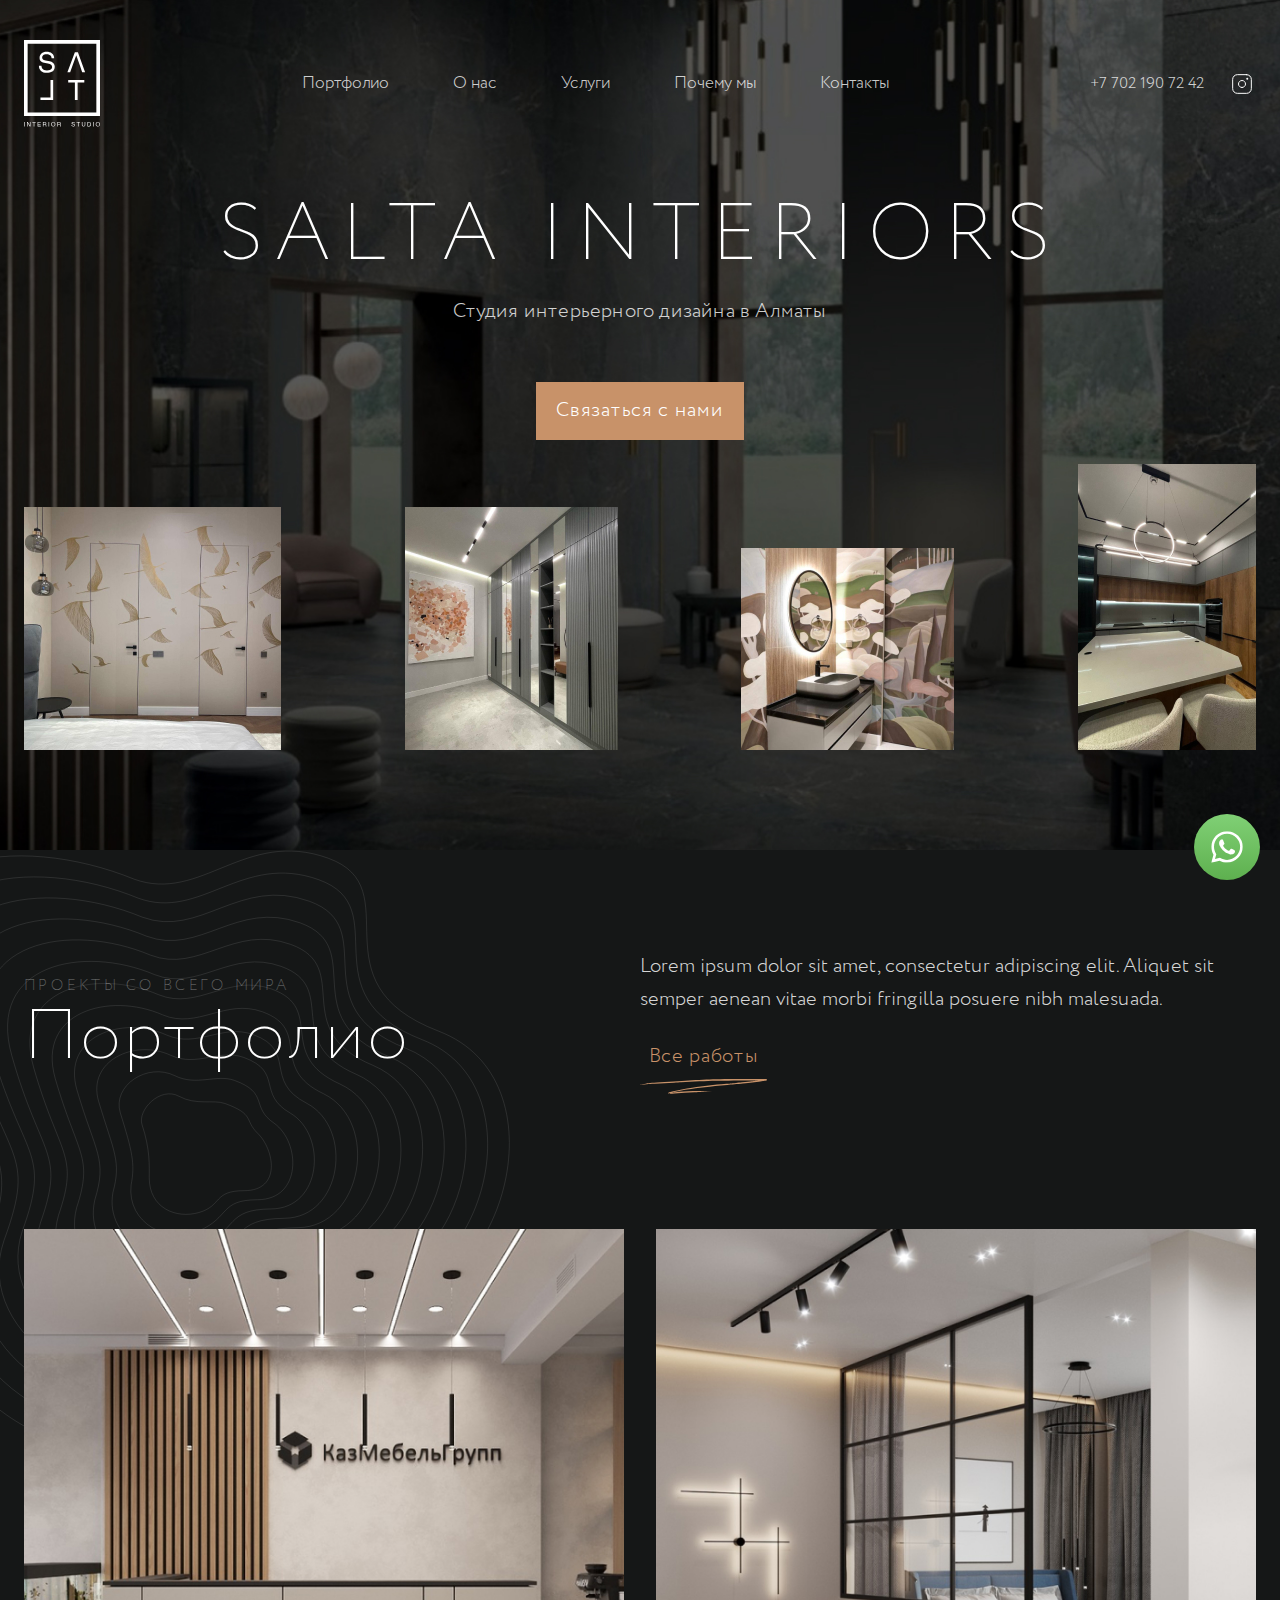
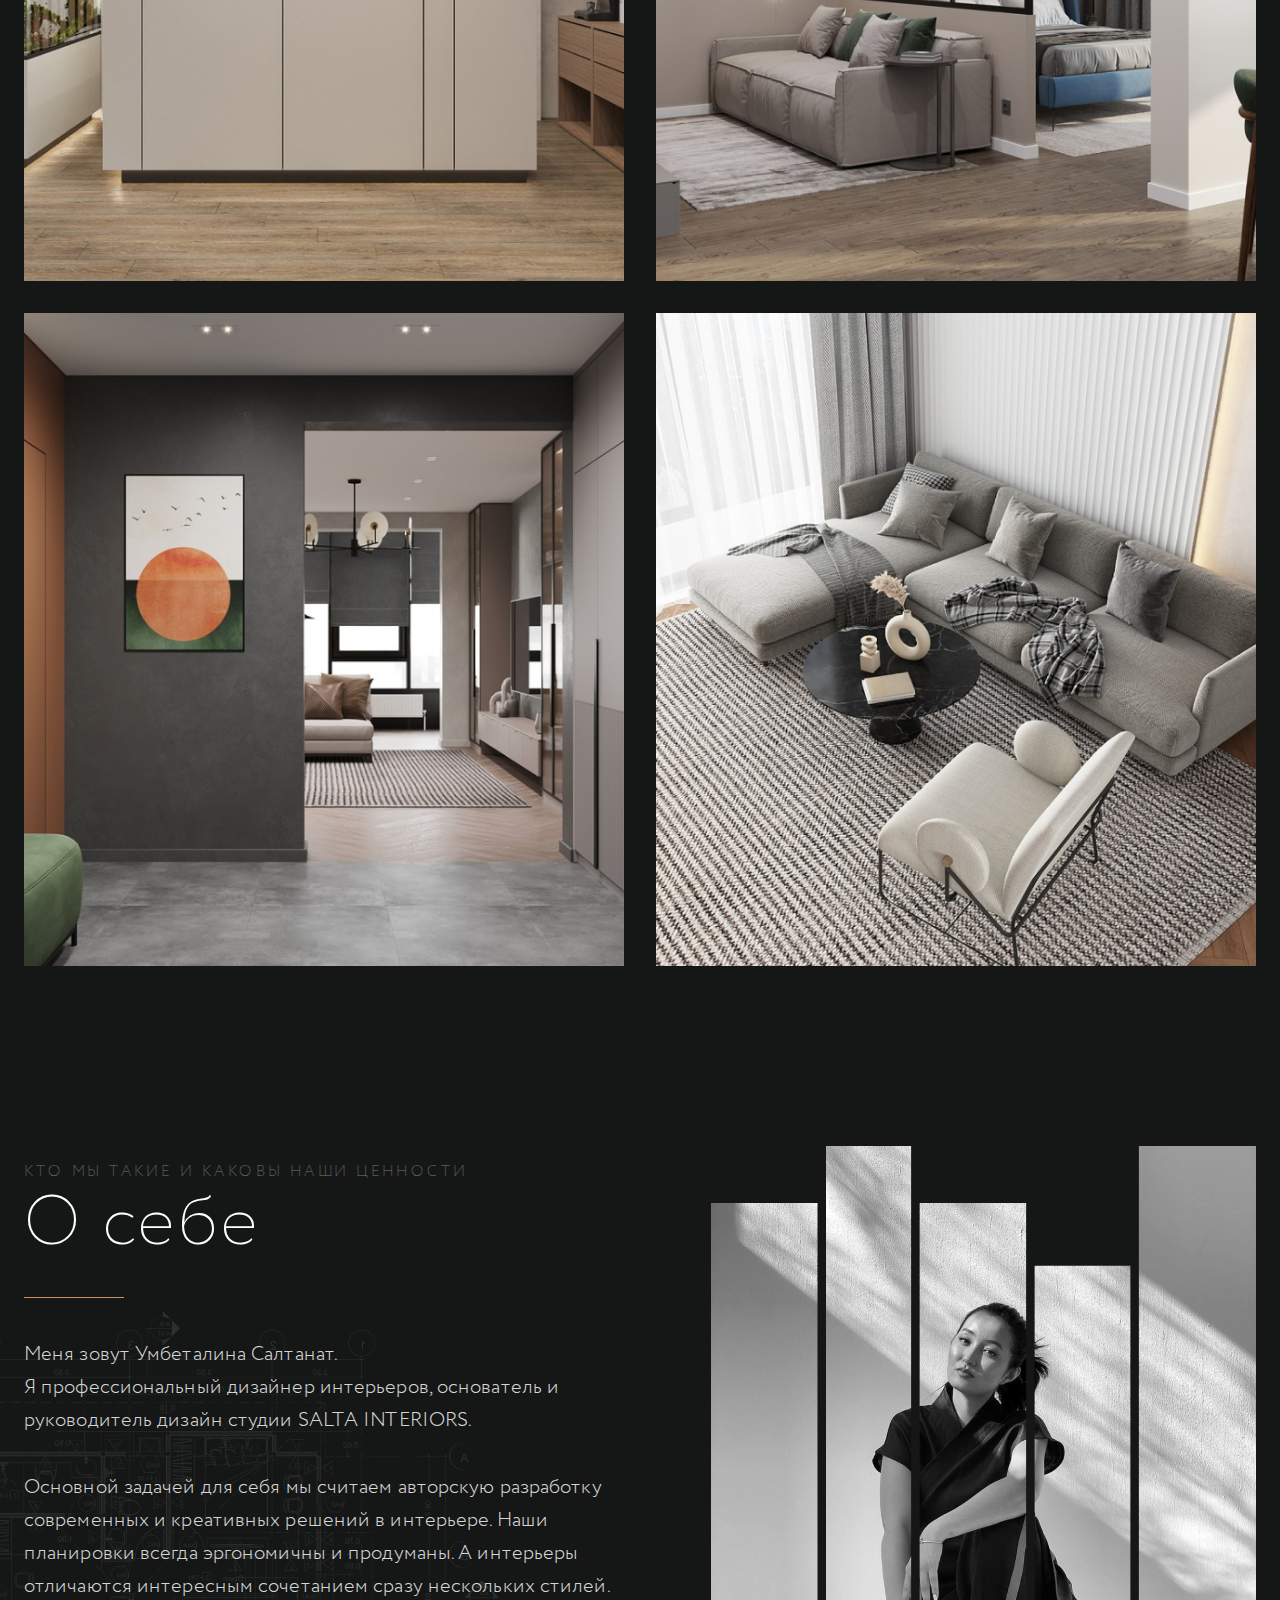
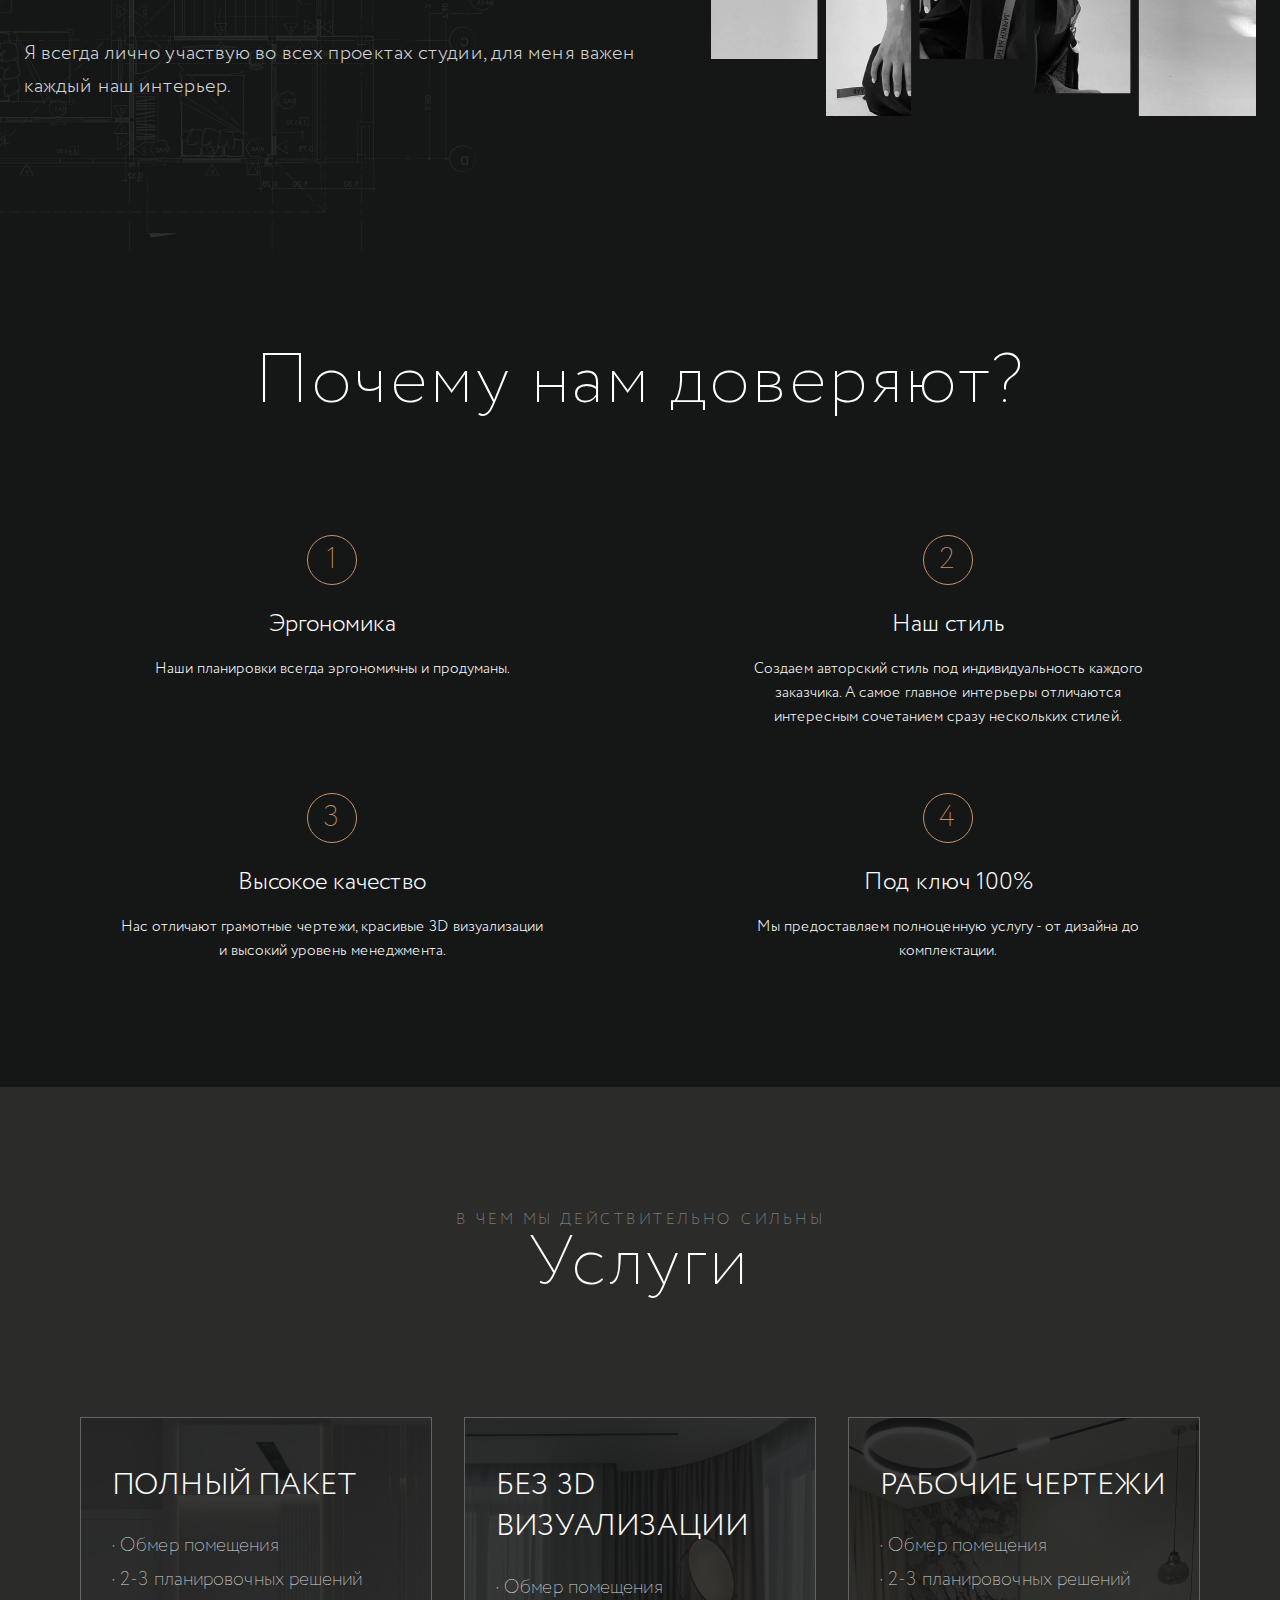
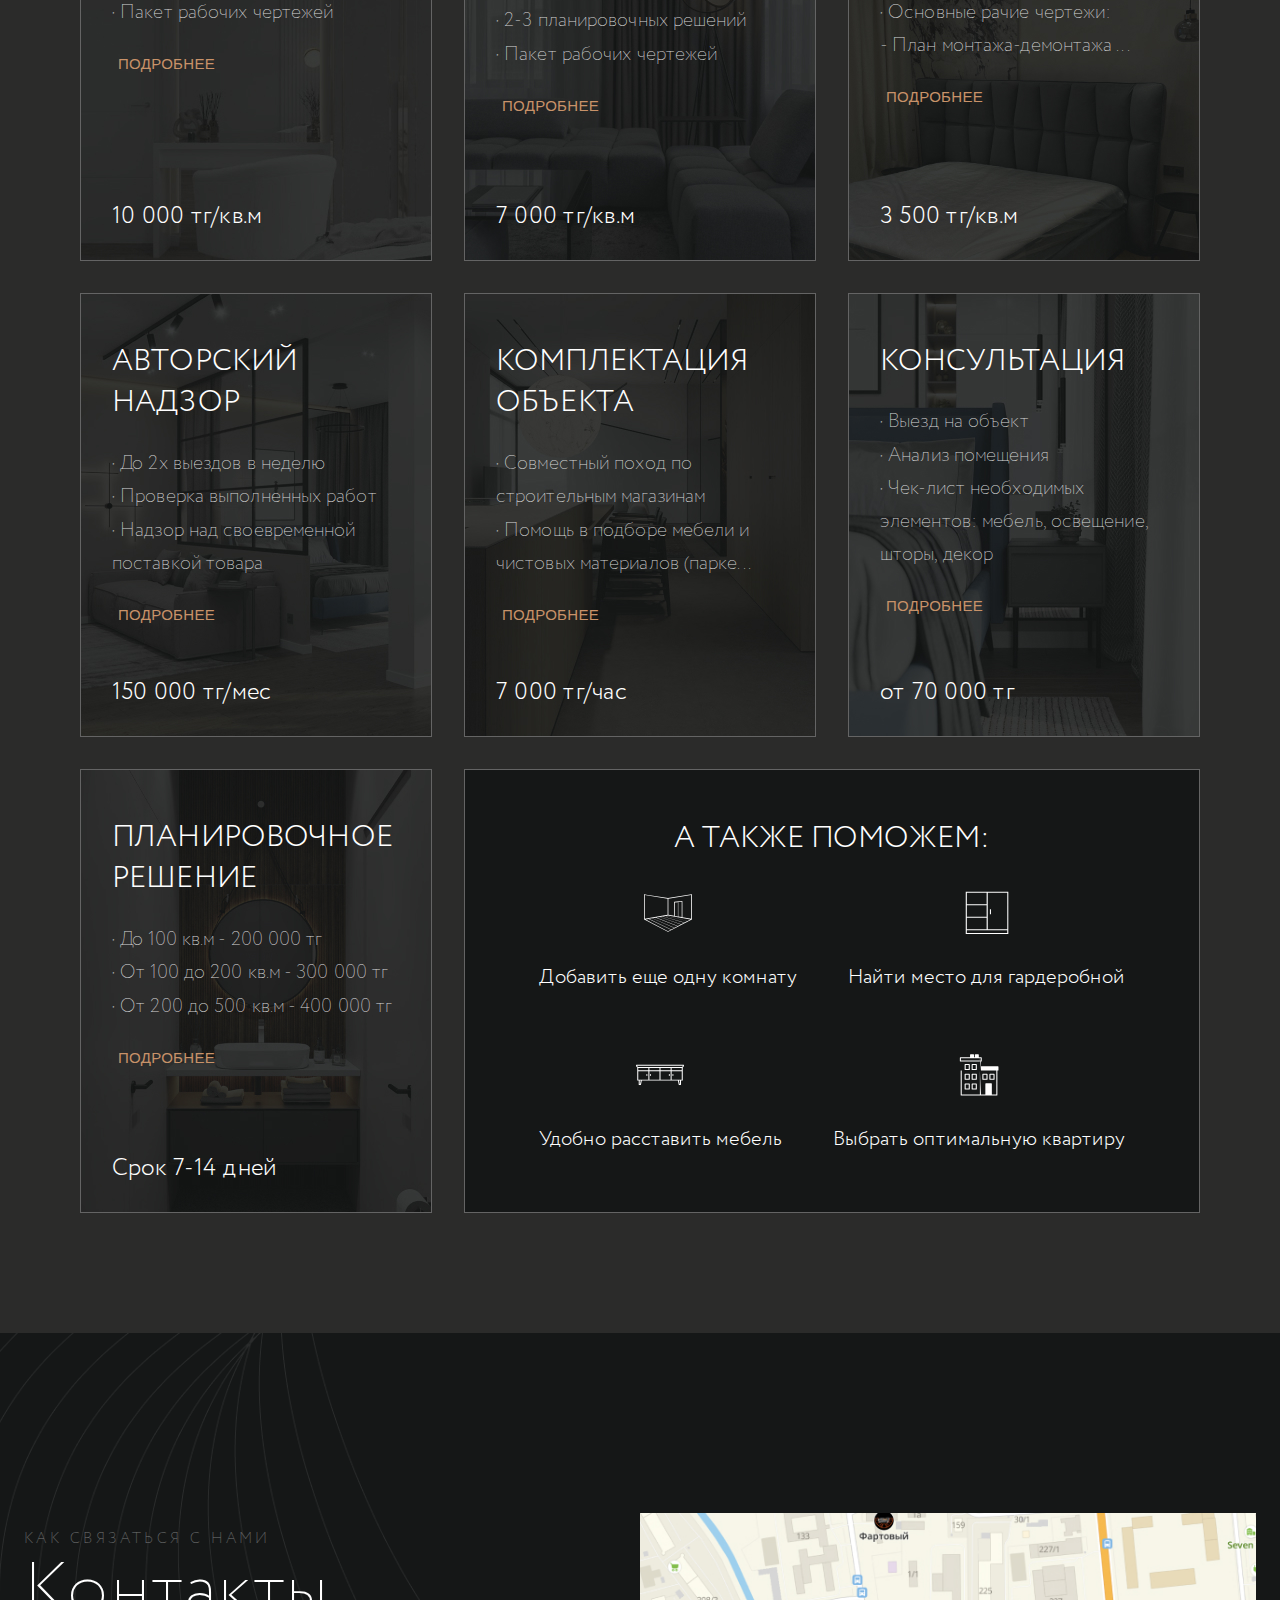
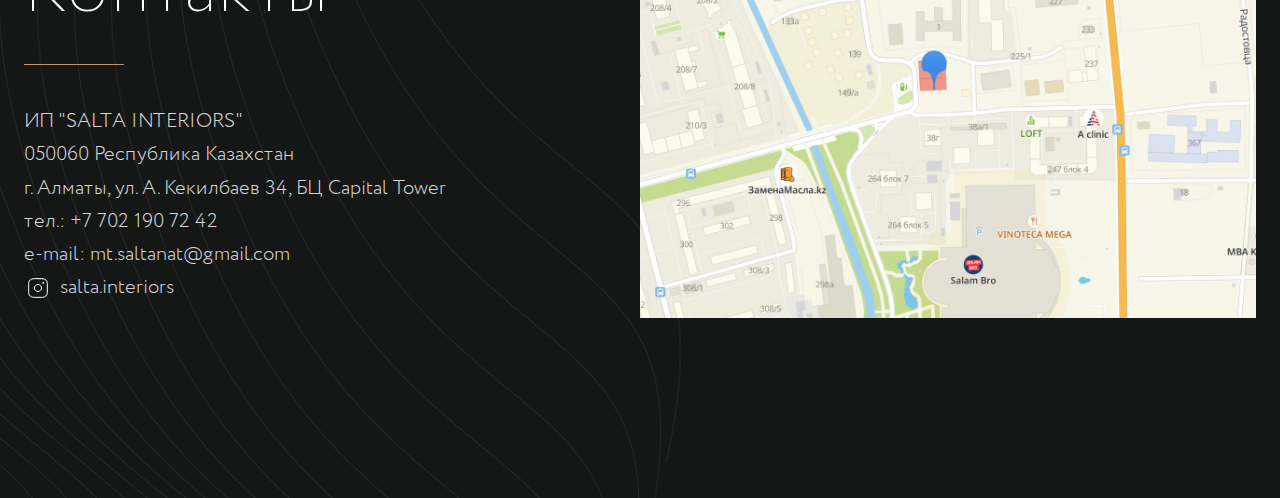
<file: index.html>
<!DOCTYPE html>
<html lang="ru">
<head>
  <meta charset="UTF-8">
  <meta name="viewport" content="width=device-width, initial-scale=1.0">
  <meta name="description" content="Студия интерьерного дизайна в Алматы">
  <meta name="keywords" content="Студия интерьерного дизайна в Алматы">
  <title>Salta interiors | Студия интерьерного дизайна в Алматы</title>
  <link rel="apple-touch-icon" sizes="180x180" href="apple-touch-icon.png">
  <link rel="icon" type="image/png" sizes="32x32" href="favicon-32x32.png">
  <link rel="icon" type="image/png" sizes="16x16" href="favicon-16x16.png">
  <link rel="mask-icon" href="safari-pinned-tab.svg" color="#5bbad5">
  <meta name="msapplication-TileColor" content="#da532c">
  <meta name="theme-color" content="#ffffff">
  <link rel="stylesheet" href="css/main.css?v=412">
</head>
<body>
  <header>
    <div class="container">
      <a href="/" class="logo">
        <img src="img/logo.svg" alt="">
      </a>
      <ul class="nav">
        <li>
          <a href="#Portfolio">Портфолио</a>
        </li>
        <li>
          <a href="#About">О нас</a>
        </li>
        <li>
          <a href="#Services">Услуги</a>
        </li>
        <li>
          <a href="#WhyWe">Почему мы</a>
        </li>
        <li>
          <a href="#Contacts">Контакты</a>
        </li>
      </ul>
      <div class="header-right">
        <a href="tel:+77021907242">+7 702 190 72 42</a>
        <a href="https://www.instagram.com/salta.interiors/" target="_blank"><img src="img/insta.svg" alt=""></a>
      </div>
      <div class="mob-nav">
        <span></span><span></span><span></span><span></span><span></span><span></span>
      </div>
    </div>
  </header>

  <main>
    <div class="container">
      <h1>Salta interiors</h1>
      <h3>Студия интерьерного дизайна в Алматы</h3>
      <a href="https://api.whatsapp.com/send/?phone=77021907242" class="btn">
        <span>Связаться с нами</span>
      </a>
      <div class="main-images">
        <img src="img/main1.jpg" alt="">
        <img src="img/main2.jpg" alt="">
        <img src="img/main3.jpg" alt="">
        <img src="img/main4.jpg" alt="">
      </div>
    </div>
  </main>

  <section class="portfolio" id="Portfolio">
    <div class="container">
      <div class="portf-top">
        <h1>
          <span>Проекты со всего мира</span>
          Портфолио
        </h1>
        <div class="right">
          <p>Lorem ipsum dolor sit amet, consectetur adipiscing elit. Aliquet sit semper aenean vitae morbi fringilla posuere nibh malesuada. </p>
          <a href="portfolio.html" class="line-link">
            Все работы
            <br>
            <img src="img/line2.svg" alt="">
          </a>
        </div>
      </div>

      <ul class="list-portf">
        <li>
          <a href="portfolio/kazmebel.html">
            <img src="img/portf/5/prev.jpg" alt="">
            <div class="portf-content">
              <h3>Kazmebel</h3>
              <p>Curabitur ullamcorper ultricies, tellus rhoncus tempus eget condimentum,sem quam semper liberoCurabitur ullamcorper ultricies, tellus rhoncus tempus eget </p>
              <div class="arrow"><img src="img/arrow.svg" alt=""></div>
            </div>
          </a>
        </li>
        <li>
          <a href="portfolio/4you.html">
            <img src="img/portf/4/prev.jpg" alt="">
            <div class="portf-content">
              <h3>ЖК “4You”</h3>
              <p>Curabitur ullamcorper ultricies, tellus rhoncus tempus eget condimentum,sem quam semper liberoCurabitur ullamcorper ultricies, tellus rhoncus tempus eget </p>
              <div class="arrow"><img src="img/arrow.svg" alt=""></div>
            </div>
          </a>
        </li>
        <li>
          <a href="portfolio/arbat.html">
            <img src="img/portf/7/prev.jpg" alt="">
            <div class="portf-content">
              <h3>ЖК “ARBAT”</h3>
              <p>Curabitur ullamcorper ultricies, tellus rhoncus tempus eget condimentum,sem quam semper liberoCurabitur ullamcorper ultricies, tellus rhoncus tempus eget </p>
              <div class="arrow"><img src="img/arrow.svg" alt=""></div>
            </div>
          </a>
        </li>
        <li>
          <a href="portfolio/hilltown.html">
            <img src="img/portf/8/prev.jpg" alt="">
            <div class="portf-content">
              <h3>ЖК “Hilltown”</h3>
              <p>Curabitur ullamcorper ultricies, tellus rhoncus tempus eget condimentum,sem quam semper liberoCurabitur ullamcorper ultricies, tellus rhoncus tempus eget </p>
              <div class="arrow"><img src="img/arrow.svg" alt=""></div>
            </div>
          </a>
        </li>
      </ul>
    </div>
  </section>

  <section class="about" id="About">
    <div class="container">
      <div class="about-top">
        <div class="left">
          <h1>
            <span>Кто мы такие и каковы наши ценности</span>
            О себе
          </h1>
          <p>
            Меня зовут Умбеталина Салтанат. <br>
            Я профессиональный дизайнер интерьеров, основатель и руководитель дизайн студии SALTA INTERIORS. 
            <br><br>
            Основной задачей для себя мы считаем авторскую разработку современных и креативных решений в интерьере. Наши планировки всегда эргономичны и продуманы. А интерьеры отличаются интересным сочетанием сразу нескольких стилей. 
            <br><br>
            Я всегда лично участвую во всех проектах студии, для меня важен каждый наш интерьер.
          </p>
        </div>
        <div class="right">
          <img src="img/union.png" alt="">
        </div>
      </div>
    </div>
  </section>

  <section id="WhyWe" class="why-we">
    <div class="container">
      <h1>Почему нам доверяют?</h1>
      <div class="why-boxes">
        <div class="box">
          <span>1</span>
          <h2>Эргономика</h2>
          <p>Наши планировки всегда эргономичны и продуманы.  </p>
        </div>
        <div class="box">
          <span>2</span>
          <h2>Наш стиль</h2>
          <p>Cоздаем авторский стиль под индивидуальность каждого заказчика. А самое главное интерьеры отличаются интересным сочетанием сразу нескольких стилей.</p>
        </div>
        <div class="box">
          <span>3</span>
          <h2>Высокое качество</h2>
          <p>Нас отличают грамотные чертежи, красивые 3D визуализации и высокий уровень менеджмента.</p>
        </div>
        <div class="box">
          <span>4</span>
          <h2>Под ключ 100%</h2>
          <p>Мы предоставляем полноценную услугу - от дизайна до комплектации.</p>
        </div>
      </div>
    </div>
  </section>

  <section class="services" id="Services">
    <div class="container">
      <h1>
        <span>В чем мы действительно сильны</span>
        Услуги
      </h1>
      <ul>
        <li class="open-modal" data-open="modal1">
          <img src="img/s1.jpg" alt="">
          <div class="content">
            <h2>Полный пакет</h2>
            <p>
              • Обмер помещения<br>
              • 2-3 планировочных решений<br>
              • Пакет рабочих чертежей
            </p>
            <button type="button">
              Подробнее
            </button>
            <div class="price">10 000 тг/кв.м</div>
          </div>
        </li>
        <li class="open-modal" data-open="modal2">
          <img src="img/serv-bg.jpg" alt="">
          <div class="content">
            <h2>Без 3D визуализации</h2>
            <p>
              • Обмер помещения<br>
              • 2-3 планировочных решений<br>
              • Пакет рабочих чертежей
            </p>
            <button type="button">
              Подробнее
            </button>
            <div class="price">7 000 тг/кв.м</div>
          </div>
        </li>
        <li class="open-modal" data-open="modal3">
          <img src="img/s3.jpg" alt="">
          <div class="content">
            <h2>Рабочие чертежи</h2>
            <p>
              • Обмер помещения <br>
              • 2-3 планировочных решений <br>
              • Основные рачие чертежи: <br>
              - План монтажа-демонтажа ...
            </p>
            <button type="button">
              Подробнее
            </button>
            <div class="price">3 500 тг/кв.м</div>
          </div>
        </li>
        <li class="open-modal" data-open="modal4">
          <img src="img/s4.jpg" alt="">
          <div class="content">
            <h2>Авторский надзор</h2>
            <p>
              • До 2х выездов в неделю <br>
              • Проверка выполненных работ <br>
              • Надзор над своевременной поставкой товара
            </p>
            <button type="button">
              Подробнее
            </button>
            <div class="price">150 000 тг/мес</div>
          </div>
        </li>
        <li class="open-modal" data-open="modal5">
          <img src="img/s5.jpg" alt="">
          <div class="content">
            <h2>Комплектация объекта</h2>
            <p>
              • Совместный поход по строительным магазинам <br>
              • Помощь в подборе мебели и чистовых материалов (парке...
            </p>
            <button type="button">
              Подробнее
            </button>
            <div class="price">7 000 тг/час</div>
          </div>
        </li>
        <li class="open-modal" data-open="modal6">
          <img src="img/s6.jpg" alt="">
          <div class="content">
            <h2>консультация</h2>
            <p>
              • Выезд на объект <br>
              • Анализ помещения <br>
              • Чек-лист необходимых элементов: мебель, освещение, шторы, декор
            </p>
            <button type="button">
              Подробнее
            </button>
            <div class="price">от 70 000 тг</div>
          </div>
        </li>
        <li class="open-modal" data-open="modal7">
          <img src="img/s7.jpg" alt="">
          <div class="content">
            <h2>Планировочное решение</h2>
            <p>
              • До 100 кв.м - 200 000 тг<br>
              • От 100 до 200 кв.м - 300 000 тг<br>
              • От 200 до 500 кв.м - 400 000 тг
            </p>
            <button type="button">
              Подробнее
            </button>
            <div class="price">Срок 7-14 дней</div>
          </div>
        </li>
        <li class="grid-box">
          <h2>А также Поможем:</h2>
          <div class="d-flex">
            <div>
              <img src="img/s1.svg" alt="">
              <p>Добавить еще одну комнату</p>
            </div>
            <div>
              <img src="img/s2.svg" alt="">
              <p>Найти место для гардеробной</p>
            </div>
          </div>
          <div class="d-flex">
            <div>
              <img src="img/s3.svg" alt="">
              <p>Удобно расставить мебель</p>
            </div>
            <div>
              <img src="img/s4.svg" alt="">
              <p>Выбрать оптимальную квартиру</p>
            </div>
          </div>
        </li>
      </ul>
    </div>
  </section>

  <section class="contacts" id="Contacts">
    <div class="container">
      <div class="left">
        <h1>
          <span>Как связаться с нами</span>
          Контакты
        </h1>
        <p>
          ИП "SALTA INTERIORS" <br>
          050060 Республика Казахстан <br>
          г. Алматы, ул. А. Кекилбаев 34, БЦ Capital Tower <br>
          тел.: <a href="tel:+77021907242">+7 702 190 72 42</a> <br>
          e-mail: <a href="mailto:mt.saltanat@gmail.com">mt.saltanat@gmail.com</a><br>
        </p>
        <div class="insta-contacts">
          <a href="https://www.instagram.com/salta.interiors/" target="_blank">
            <img src="img/insta.svg" alt="">
            salta.interiors
          </a>
        </div>
      </div>
      <div class="right">
        <a href="https://go.2gis.com/rwevi" target="_blank">
          <img src="img/map.jpg" alt="">
        </a>
      </div>
    </div>
  </section>

  <div class="modal" id="modal1" data-animation="slideInOutDown">
    <div class="modal-dialog">
      <div class="modal-header">
        Полный пакет
        <button class="close-modal" aria-label="close modal" data-close>
          <svg width="32" height="32" viewBox="0 0 32 32" fill="none" xmlns="http://www.w3.org/2000/svg">
            <path d="M24 8L8 24" stroke="white" stroke-width="2" stroke-linecap="round" stroke-linejoin="round"/>
            <path d="M8 8L24 24" stroke="white" stroke-width="2" stroke-linecap="round" stroke-linejoin="round"/>
          </svg>
        </button>
      </div>
      <section class="modal-content">
        <div class="modal-top">
          <div class="left">
            <p>
            · Обмер помещения <br>
            · 2-3 планировочных решений <br>
            · Пакет рабочих чертежей <br>
            · Обмер помещения <br>
            · 2-3 планировочных решений <br>
            · Пакет рабочих чертежей</p>
          </div>
          <div class="right">
            <p>
              Площадь
              <span>от 50 кв/м</span>
            </p>
            <p>
              Оплата
              <span>50/50</span>
            </p>
            <p>
              Срок
              <span>от 5 раб. дней</span>
            </p>
            <h4>10 000 тг/кв.м</h4>
          </div>
        </div>
      </section>
      <div class="text-center">
        <a href="https://api.whatsapp.com/send/?phone=77021907242" class="btn"><span>Получить консультацию</span></a>
      </div>
      <div class="modal-footer">
        <img src="img/modal1.jpg" alt="">
      </div>
    </div>
  </div>

  <div class="modal" id="modal2" data-animation="slideInOutDown">
    <div class="modal-dialog">
      <div class="modal-header">
        Без 3d визуализации
        <button class="close-modal" aria-label="close modal" data-close>
          <svg width="32" height="32" viewBox="0 0 32 32" fill="none" xmlns="http://www.w3.org/2000/svg">
            <path d="M24 8L8 24" stroke="white" stroke-width="2" stroke-linecap="round" stroke-linejoin="round"/>
            <path d="M8 8L24 24" stroke="white" stroke-width="2" stroke-linecap="round" stroke-linejoin="round"/>
          </svg>
        </button>
      </div>
      <section class="modal-content">
        <div class="modal-top">
          <div class="left">
            <p>
              · Обмер помещения <br>
              · 2-3 планировочных решений <br>
              · Пакет рабочих чертежей <br>
              · Стилистический коллаж, определяющий концепцию <br>
              · Ведомость чистовых материалов (смета) <br>
              · Комплектация
            </p>  
          </div>
          <div class="right">
            <p>
              Площадь
              <span>от 50 кв/м</span>
            </p>
            <p>
              Оплата
              <span>50/50</span>
            </p>
            <p>
              Срок
              <span>20 раб. дней</span>
            </p>
            <h4>10 000 тг/кв.м</h4>
          </div>
        </div>
      </section>
      <div class="text-center">
        <a href="https://api.whatsapp.com/send/?phone=77021907242" class="btn"><span>Получить консультацию</span></a>
      </div>
      <div class="modal-footer">
        <img src="img/modal2.jpg" alt="">
      </div>
    </div>
  </div>

  <div class="modal" id="modal3" data-animation="slideInOutDown">
    <div class="modal-dialog">
      <div class="modal-header">
        Рабочие чертежи
        <button class="close-modal" aria-label="close modal" data-close>
          <svg width="32" height="32" viewBox="0 0 32 32" fill="none" xmlns="http://www.w3.org/2000/svg">
            <path d="M24 8L8 24" stroke="white" stroke-width="2" stroke-linecap="round" stroke-linejoin="round"/>
            <path d="M8 8L24 24" stroke="white" stroke-width="2" stroke-linecap="round" stroke-linejoin="round"/>
          </svg>
        </button>
      </div>
      <section class="modal-content">
        <div class="modal-top">
          <div class="left">
            <p>
              · Обмер помещения <br>
              · 2-3 планировочных решений <br>
              · Основные рабочие чертежи: <br>
              - План монтажа - демонтажа <br>
              - План расстановки мебели <br>
              - Планировочное решение <br>
              - План потолка <br>
              - План освещения <br>
              - План выключателей/розеток <br>
            </p>  
          </div>
          <div class="right">
            <p>
              Площадь
              <span>от 50 кв/м</span>
            </p>
            <p>
              Оплата
              <span>50/50</span>
            </p>
            <p>
              Срок
              <span>от 10 раб. дней</span>
            </p>
            <h4>10 000 тг/кв.м</h4>
          </div>
        </div>
      </section>
      <div class="text-center">
        <a href="https://api.whatsapp.com/send/?phone=77021907242" class="btn"><span>Получить консультацию</span></a>
      </div>
      <div class="modal-footer">
        <img src="img/modal3.jpg" alt="">
      </div>
    </div>
  </div>

  <div class="modal" id="modal4" data-animation="slideInOutDown">
    <div class="modal-dialog">
      <div class="modal-header">
        Авторский надзор
        <button class="close-modal" aria-label="close modal" data-close>
          <svg width="32" height="32" viewBox="0 0 32 32" fill="none" xmlns="http://www.w3.org/2000/svg">
            <path d="M24 8L8 24" stroke="white" stroke-width="2" stroke-linecap="round" stroke-linejoin="round"/>
            <path d="M8 8L24 24" stroke="white" stroke-width="2" stroke-linecap="round" stroke-linejoin="round"/>
          </svg>
        </button>
      </div>
      <section class="modal-content">
        <div class="modal-top">
          <div class="left">
            <p>
              · До 2х выездов в неделю <br>
              · Проверка выполненных работ <br>
              · Надзор над своевременной поставкой товара <br>
              · Уточнение технических вопросов по чертежам <br>
              · Разъяснение работы бригаде <br>
              · Уведомления клиента о ходе ремонта
            </p>  
          </div>
          <div class="right">
            <h4>150 000 тг/мес</h4>
          </div>
        </div>
      </section>
      <div class="text-center">
        <a href="https://api.whatsapp.com/send/?phone=77021907242" class="btn"><span>Получить консультацию</span></a>
      </div>
      <div class="modal-footer">
        <img src="img/modal4.jpg" alt="">
      </div>
    </div>
  </div>

  <div class="modal" id="modal5" data-animation="slideInOutDown">
    <div class="modal-dialog">
      <div class="modal-header">
        Комплектация объекта
        <button class="close-modal" aria-label="close modal" data-close>
          <svg width="32" height="32" viewBox="0 0 32 32" fill="none" xmlns="http://www.w3.org/2000/svg">
            <path d="M24 8L8 24" stroke="white" stroke-width="2" stroke-linecap="round" stroke-linejoin="round"/>
            <path d="M8 8L24 24" stroke="white" stroke-width="2" stroke-linecap="round" stroke-linejoin="round"/>
          </svg>
        </button>
      </div>
      <section class="modal-content">
        <div class="modal-top">
          <div class="left">
            <p>
              · Совместный поход по строительным магазинам <br>
              · Помощь в подборе мебели и чистовых материалов (паркет/ламинат, поитка, сантехника, покраска и т.д)
            </p>  
          </div>
          <div class="right">
            <h4>7 000 тг/час</h4>
            <br>
            <p><span style="line-height:1.2">Оплата разовая, по часовому тарифу *не более 3 часов в день, 2-3 раза в неделю</span></p>
          </div>
        </div>
      </section>
      <div class="text-center">
        <a href="https://api.whatsapp.com/send/?phone=77021907242" class="btn"><span>Получить консультацию</span></a>
      </div>
      <div class="modal-footer">
        <img src="img/modal5.jpg" alt="">
      </div>
    </div>
  </div>

  <div class="modal" id="modal6" data-animation="slideInOutDown">
    <div class="modal-dialog">
      <div class="modal-header">
        Консультация дизайнера
        <button class="close-modal" aria-label="close modal" data-close>
          <svg width="32" height="32" viewBox="0 0 32 32" fill="none" xmlns="http://www.w3.org/2000/svg">
            <path d="M24 8L8 24" stroke="white" stroke-width="2" stroke-linecap="round" stroke-linejoin="round"/>
            <path d="M8 8L24 24" stroke="white" stroke-width="2" stroke-linecap="round" stroke-linejoin="round"/>
          </svg>
        </button>
      </div>
      <section class="modal-content">
        <div class="modal-top">
          <div class="left">
            <p>
              <b class="rr-title">Offline консультация</b>
              · Выезд на объект <br>
              · Анализ помещения <br>
              · Чек-лист необходимых элементов: мебель, освещение, шторы, декор
              <br><br>
            </p>  
          </div>
          <div class="right">
            <p>
              70 000 тг
              <span>50-80 кв/м</span>
            </p>
            <p>
              90 000 тг
              <span>80/100 кв/м</span>
            </p>
            <p>
              120 000 тг
              <span>от 100 кв/м</span>
            </p>
            <p><span style="font-size: 15px;">Единоразовая оплата. Готовность 2-3 дня</span></p>
          </div>
        </div>
      </section>
      <div class="text-center">
        <a href="https://api.whatsapp.com/send/?phone=77021907242" class="btn"><span>Получить консультацию</span></a>
      </div>
      <div class="modal-footer">
        <img src="img/modal6.jpg" alt="">
      </div>
    </div>
  </div>

  <div class="modal" id="modal7" data-animation="slideInOutDown">
    <div class="modal-dialog">
      <div class="modal-header">
        Планировочное решение
        <button class="close-modal" aria-label="close modal" data-close>
          <svg width="32" height="32" viewBox="0 0 32 32" fill="none" xmlns="http://www.w3.org/2000/svg">
            <path d="M24 8L8 24" stroke="white" stroke-width="2" stroke-linecap="round" stroke-linejoin="round"/>
            <path d="M8 8L24 24" stroke="white" stroke-width="2" stroke-linecap="round" stroke-linejoin="round"/>
          </svg>
        </button>
      </div>
      <section class="modal-content">
        <div class="modal-top">
          <div class="left">
            <p>
              <span>Срок разработки планировочного решения 7-14 рабочих дней</span>
            </p>  
          </div>
          <div class="right">
            <p>
              70 000 тг
              <span>до 100 кв/м</span>
            </p>
            <p>
              300 000 тг
              <span>100-200 кв/м</span>
            </p>
            <p>
              400 000 тг
              <span>200-300 кв/м</span>
            </p>
            <p>
              500 000 тг
              <span>300-500 кв/м</span>
            </p>
            <p><span style="font-size: 15px;">Свыше 500 кв/м сумма рассчитывается индивидуально</span></p>
          </div>
        </div>
      </section>
      <div class="text-center">
        <a href="https://api.whatsapp.com/send/?phone=77021907242" class="btn"><span>Получить консультацию</span></a>
      </div>
      <div class="modal-footer">
        <img src="img/modal7.jpg" alt="">
      </div>
    </div>
  </div>

  <a href="https://api.whatsapp.com/send/?phone=77021907242" id="whatsapp">
    <img src="img/whatsapp.svg" alt="">
  </a>

  <script src="js/main.js?v=412"></script>
</body>
</html>
</file>
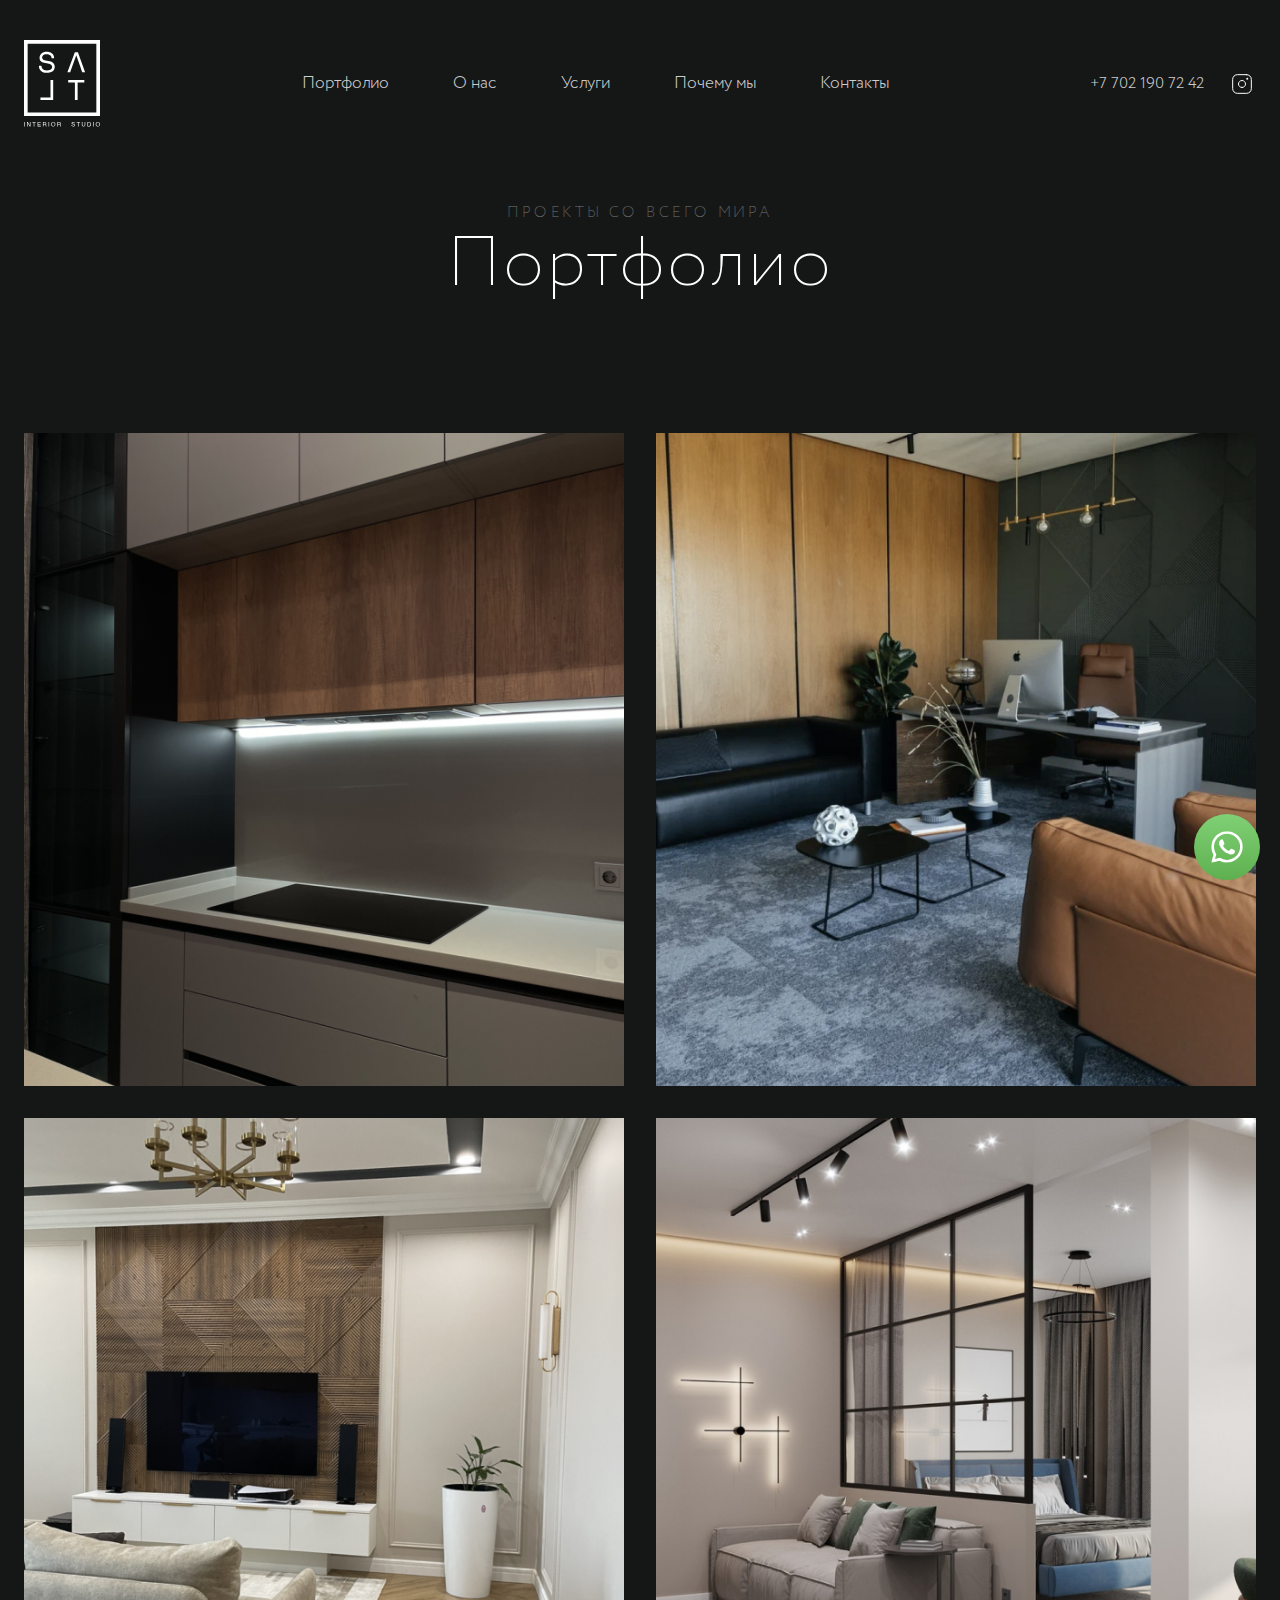
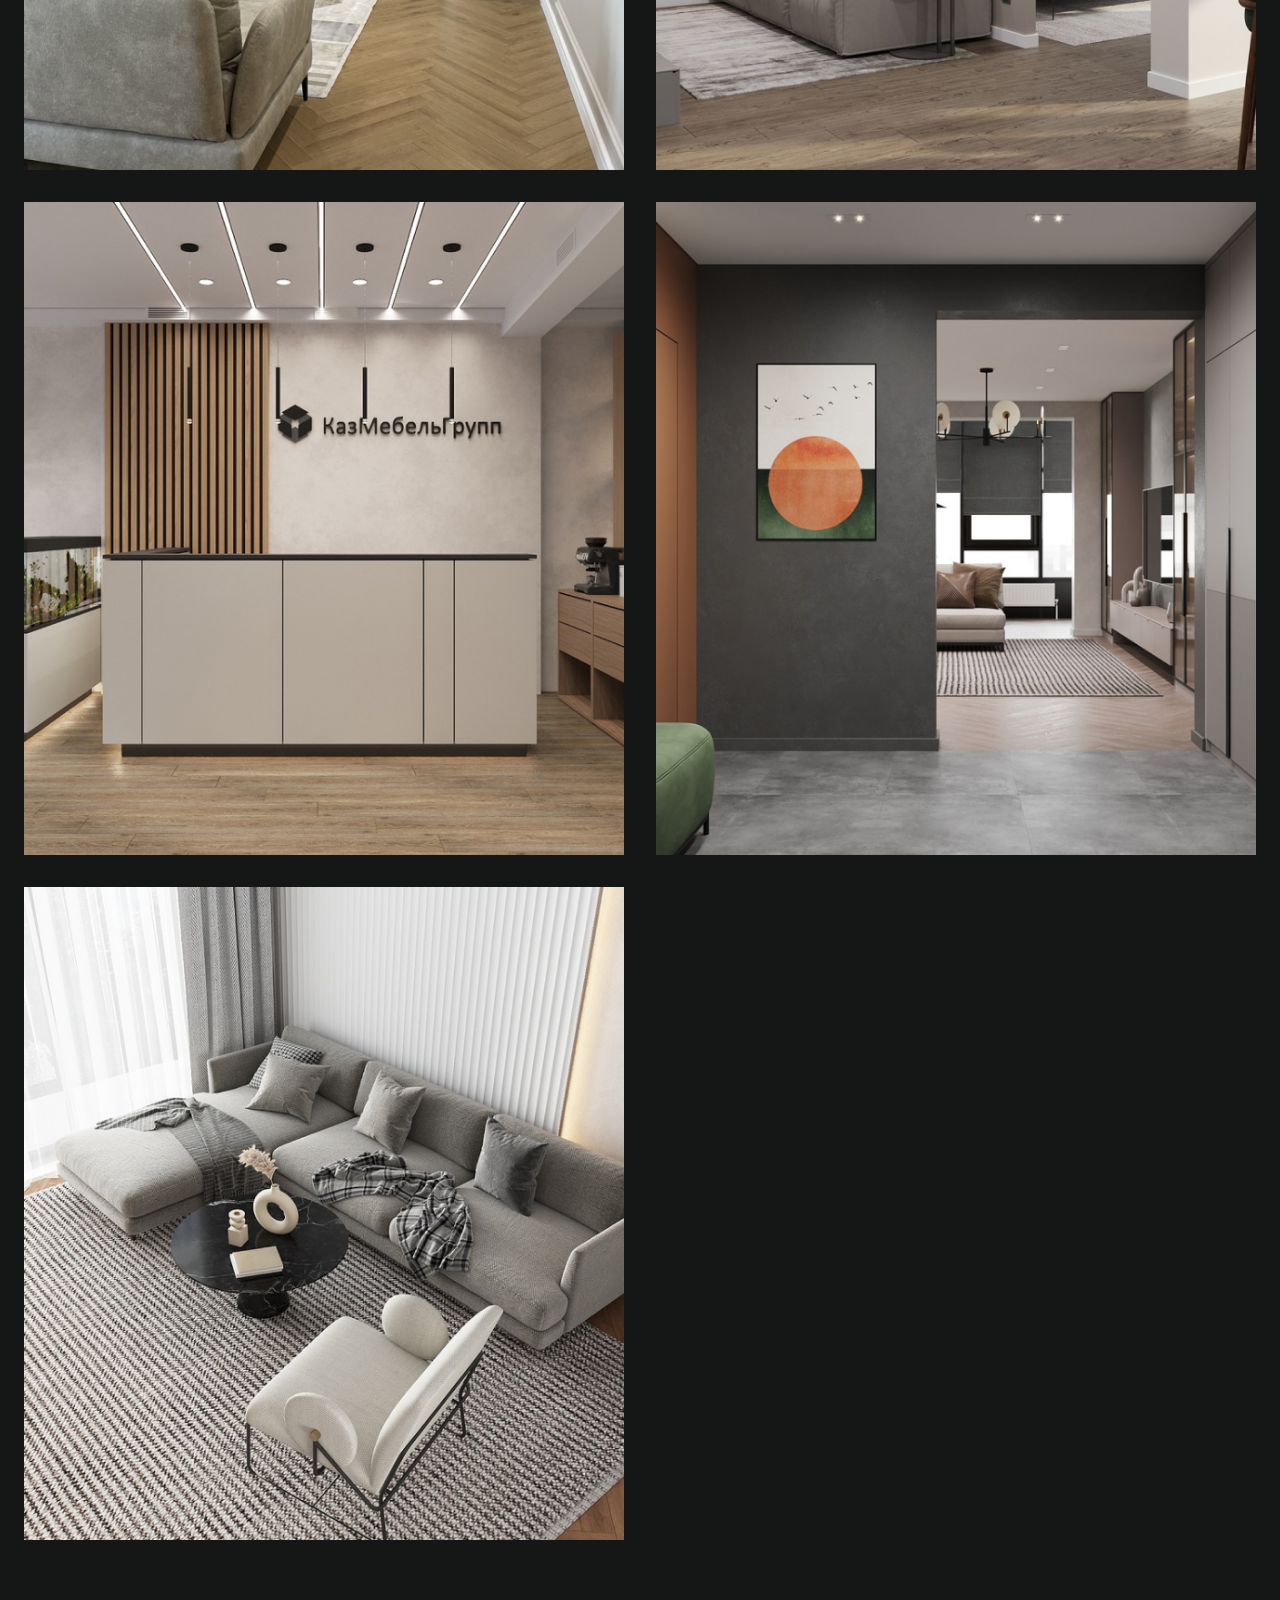
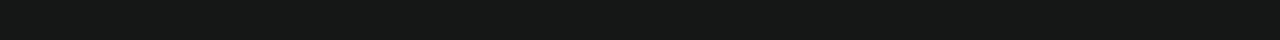
<file: portfolio.html>
<!DOCTYPE html>
<html lang="ru">
<head>
  <meta charset="UTF-8">
  <meta name="viewport" content="width=device-width, initial-scale=1.0">
  <meta name="description" content="Студия интерьерного дизайна в Алматы">
  <meta name="keywords" content="Студия интерьерного дизайна в Алматы">
  <title>Salta interiors | Портфолио</title>
  <link rel="apple-touch-icon" sizes="180x180" href="apple-touch-icon.png">
  <link rel="icon" type="image/png" sizes="32x32" href="favicon-32x32.png">
  <link rel="icon" type="image/png" sizes="16x16" href="favicon-16x16.png">
  <link rel="mask-icon" href="safari-pinned-tab.svg" color="#5bbad5">
  <meta name="msapplication-TileColor" content="#da532c">
  <meta name="theme-color" content="#ffffff">
  <link rel="stylesheet" href="css/main.css?v=412">  
</head>
<body>
  <header>
    <div class="container">
      <a href="/" class="logo">
        <img src="img/logo.svg" alt="">
      </a>
      <ul class="nav">
        <li>
          <a href="../#Portfolio">Портфолио</a>
        </li>
        <li>
          <a href="../#About">О нас</a>
        </li>
        <li>
          <a href="../#Services">Услуги</a>
        </li>
        <li>
          <a href="../#WhyWe">Почему мы</a>
        </li>
        <li>
          <a href="../#Contacts">Контакты</a>
        </li>
      </ul>
      <div class="header-right">
        <a href="tel:+77021907242">+7 702 190 72 42</a>
        <a href="https://www.instagram.com/salta.interiors/" target="_blank"><img src="img/insta.svg" alt=""></a>
      </div>
      <div class="mob-nav">
        <span></span><span></span><span></span><span></span><span></span><span></span>
      </div>
    </div>
  </header>
<!--   <section class="breadcrumbs">
    <div class="container">
      <ul>
        <li>
          <a href="/">Главная</a>
        </li>
        <li><p>/</p></li>
        <li>
          <p>Портфолио</p>
        </li>
      </ul>
    </div>
  </section> -->
  <section class="portfolio all-portf" id="Portfolio">
    <div class="container">
      <div class="portf-top">
        <h1>
          <span>Проекты со всего мира</span>
          Портфолио
        </h1>
      </div>

      <ul class="list-portf">
        <li>
          <a href="portfolio/remizovka.html">
            <img src="img/portf/1/prev.jpg" alt="">
            <div class="portf-content">
              <h3>ЖК “Remizovka”</h3>
              <p>Curabitur ullamcorper ultricies, tellus rhoncus tempus eget condimentum,sem quam semper liberoCurabitur ullamcorper ultricies, tellus rhoncus tempus eget </p>
              <div class="arrow"><img src="img/arrow.svg" alt=""></div>
            </div>
          </a>
        </li>
        <li>
          <a href="portfolio/nashofis.html">
            <img src="img/portf/2/prev.jpg" alt="">
            <div class="portf-content">
              <h3>“Наш офис”</h3>
              <p>Curabitur ullamcorper ultricies, tellus rhoncus tempus eget condimentum,sem quam semper liberoCurabitur ullamcorper ultricies, tellus rhoncus tempus eget </p>
              <div class="arrow"><img src="img/arrow.svg" alt=""></div>
            </div>
          </a>
        </li>
        <li>
          <a href="portfolio/astoria.html">
            <img src="img/portf/3/prev.jpg" alt="">
            <div class="portf-content">
              <h3>“Astoria”</h3>
              <p>Curabitur ullamcorper ultricies, tellus rhoncus tempus eget condimentum,sem quam semper liberoCurabitur ullamcorper ultricies, tellus rhoncus tempus eget </p>
              <div class="arrow"><img src="img/arrow.svg" alt=""></div>
            </div>
          </a>
        </li>
        <li>
          <a href="portfolio/4you.html">
            <img src="img/portf/4/prev.jpg" alt="">
            <div class="portf-content">
              <h3>ЖК “4You”</h3>
              <p>Curabitur ullamcorper ultricies, tellus rhoncus tempus eget condimentum,sem quam semper liberoCurabitur ullamcorper ultricies, tellus rhoncus tempus eget </p>
              <div class="arrow"><img src="img/arrow.svg" alt=""></div>
            </div>
          </a>
        </li>
        <li>
          <a href="portfolio/kazmebel.html">
            <img src="img/portf/5/prev.jpg" alt="">
            <div class="portf-content">
              <h3>Kazmebel</h3>
              <p>Curabitur ullamcorper ultricies, tellus rhoncus tempus eget condimentum,sem quam semper liberoCurabitur ullamcorper ultricies, tellus rhoncus tempus eget </p>
              <div class="arrow"><img src="img/arrow.svg" alt=""></div>
            </div>
          </a>
        </li>
        <li>
          <a href="portfolio/arbat.html">
            <img src="img/portf/7/prev.jpg" alt="">
            <div class="portf-content">
              <h3>ЖК “ARBAT”</h3>
              <p>Curabitur ullamcorper ultricies, tellus rhoncus tempus eget condimentum,sem quam semper liberoCurabitur ullamcorper ultricies, tellus rhoncus tempus eget </p>
              <div class="arrow"><img src="img/arrow.svg" alt=""></div>
            </div>
          </a>
        </li>
        <li>
          <a href="portfolio/hilltown.html">
            <img src="img/portf/8/prev.jpg" alt="">
            <div class="portf-content">
              <h3>ЖК “Hilltown”</h3>
              <p>Curabitur ullamcorper ultricies, tellus rhoncus tempus eget condimentum,sem quam semper liberoCurabitur ullamcorper ultricies, tellus rhoncus tempus eget </p>
              <div class="arrow"><img src="img/arrow.svg" alt=""></div>
            </div>
          </a>
        </li>
      </ul>
    </div>
  </section> 
  <a href="https://api.whatsapp.com/send/?phone=77021907242" id="whatsapp">
    <img src="img/whatsapp.svg" alt="">
  </a>
  <script src="js/main.js?v=412"></script>
</body>
</html>
</file>
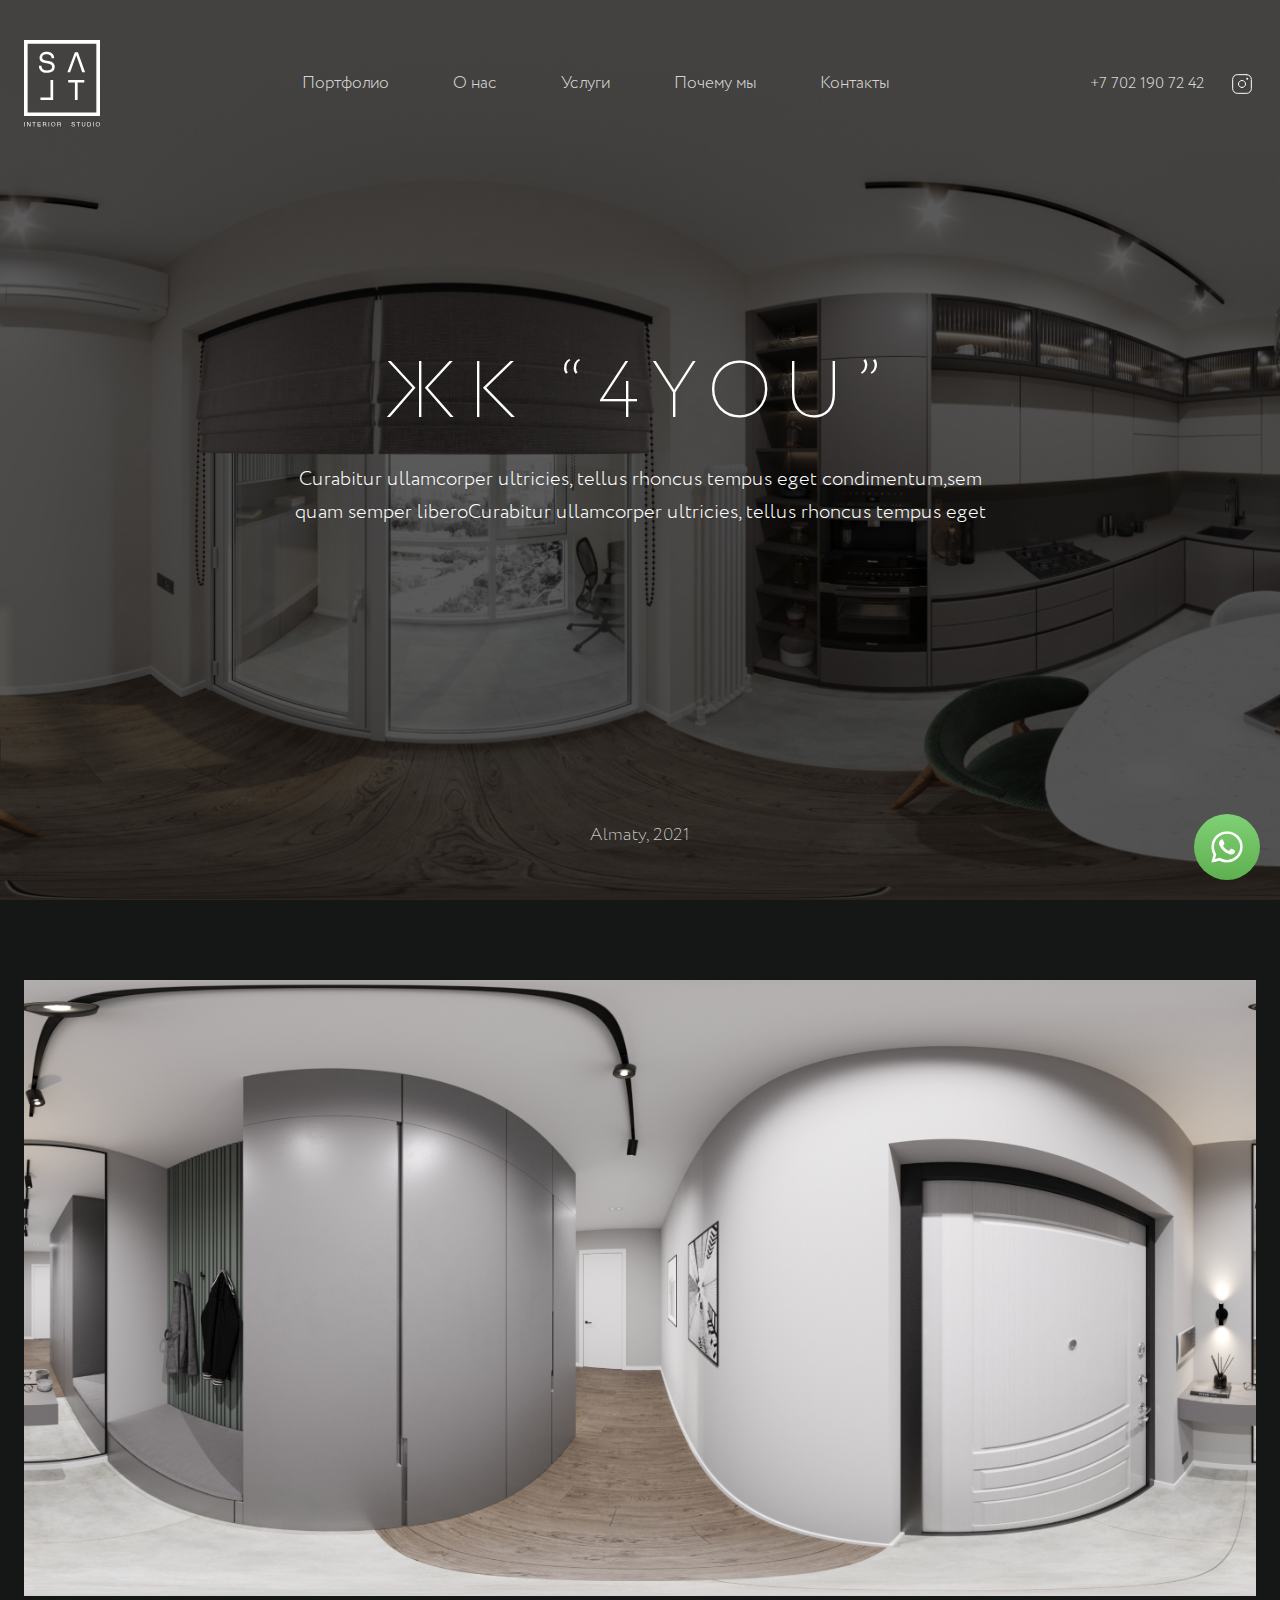
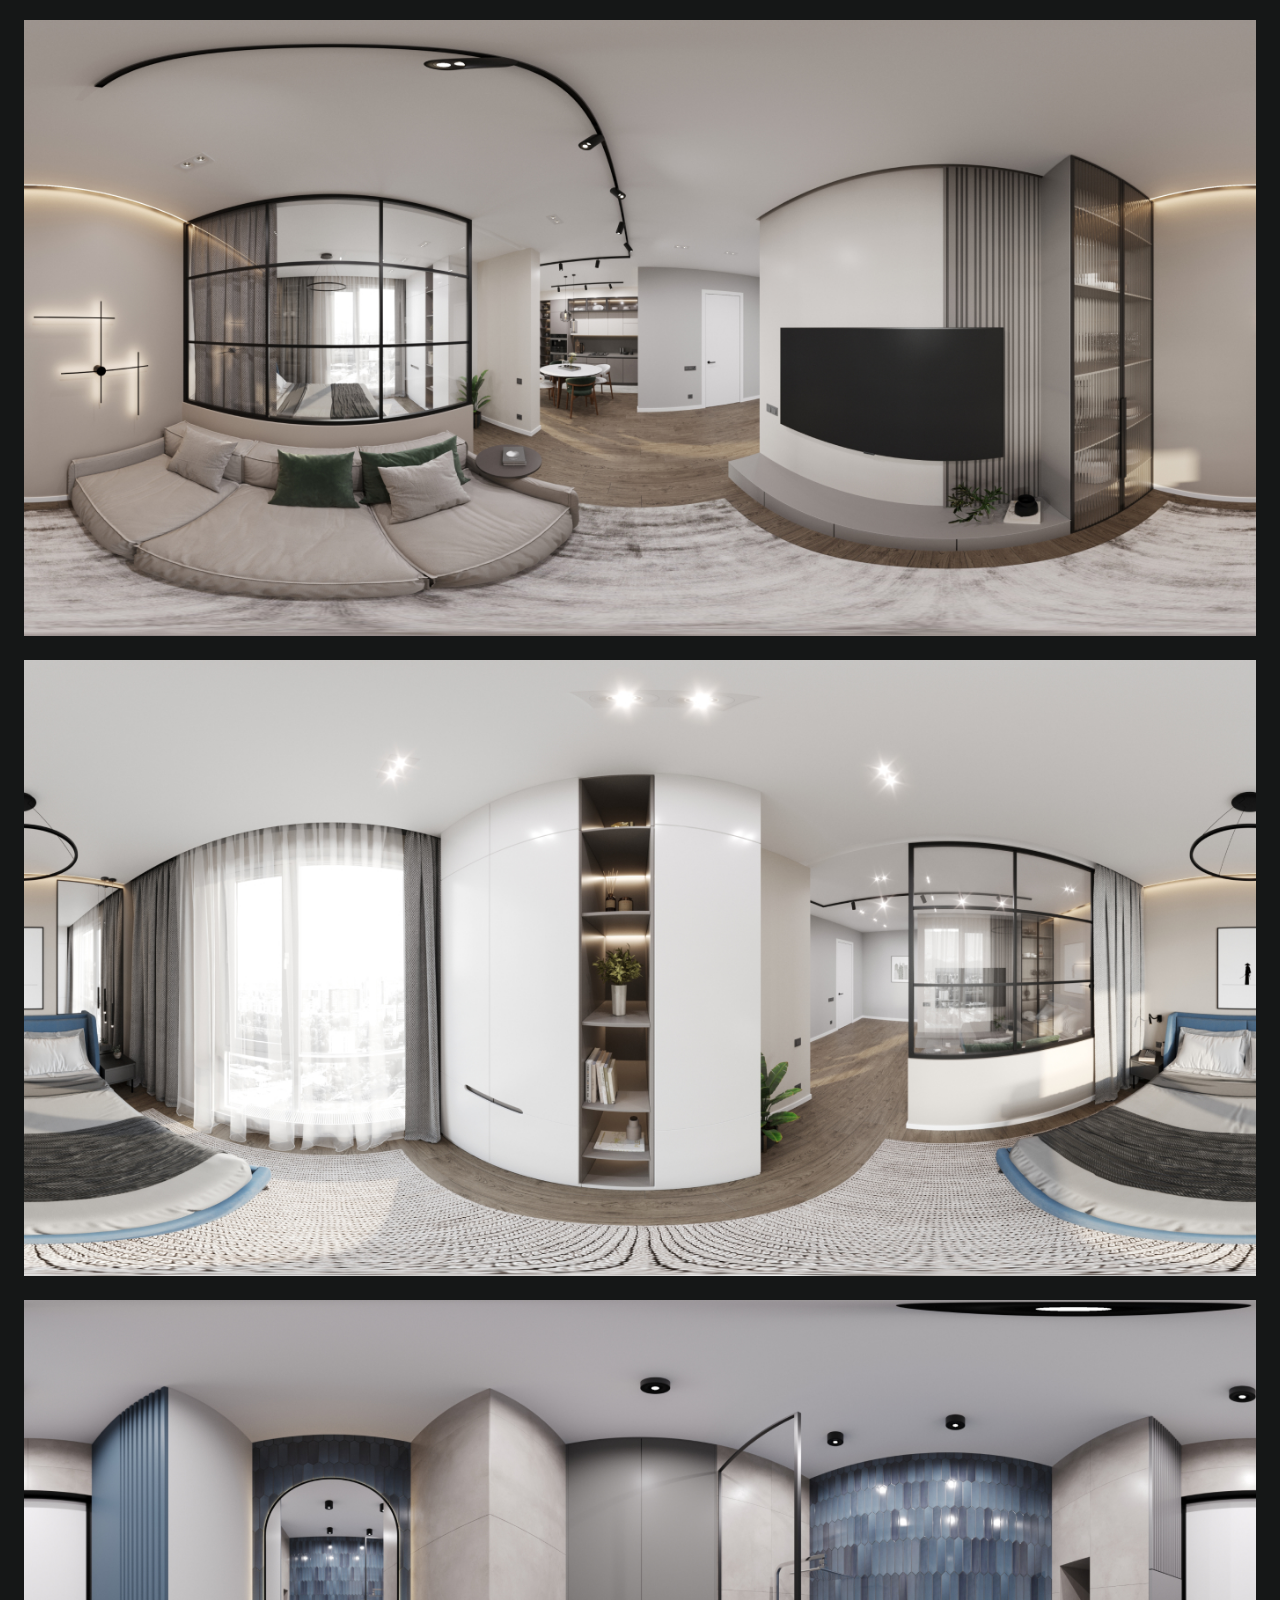
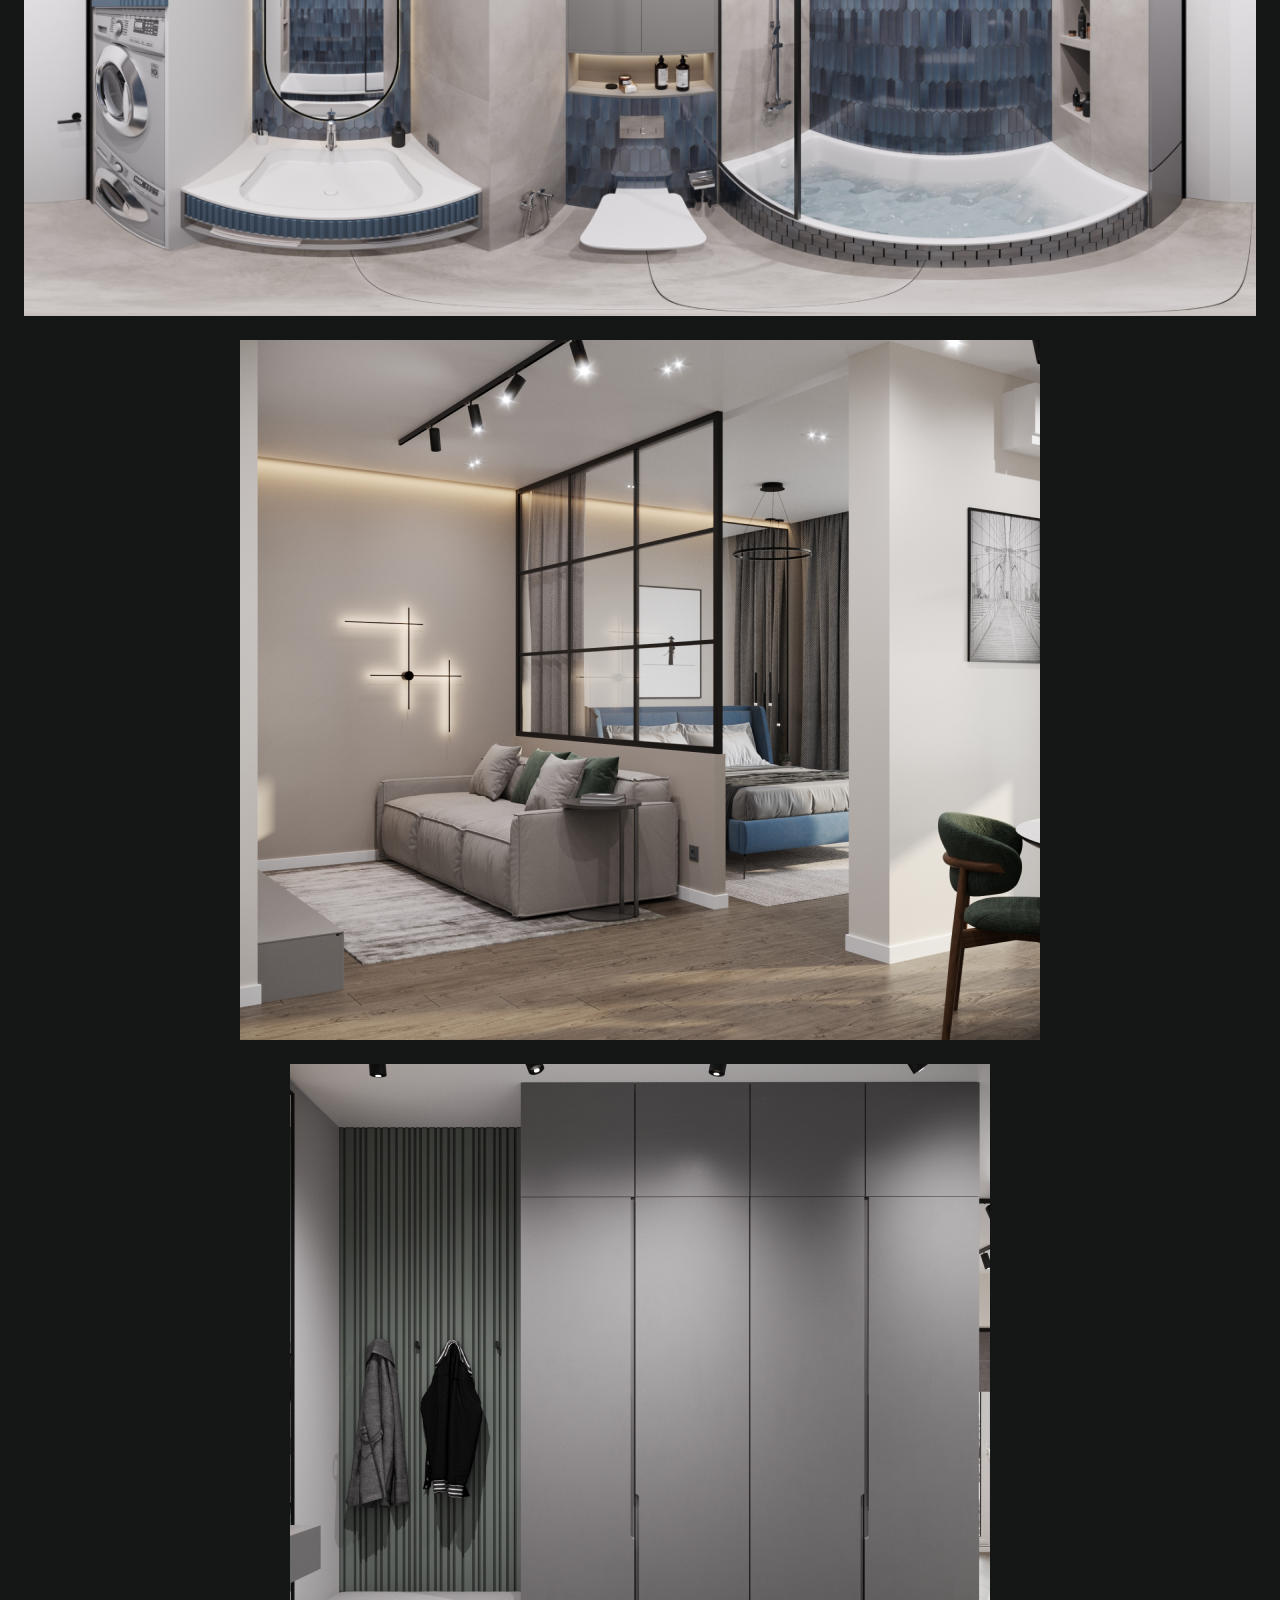
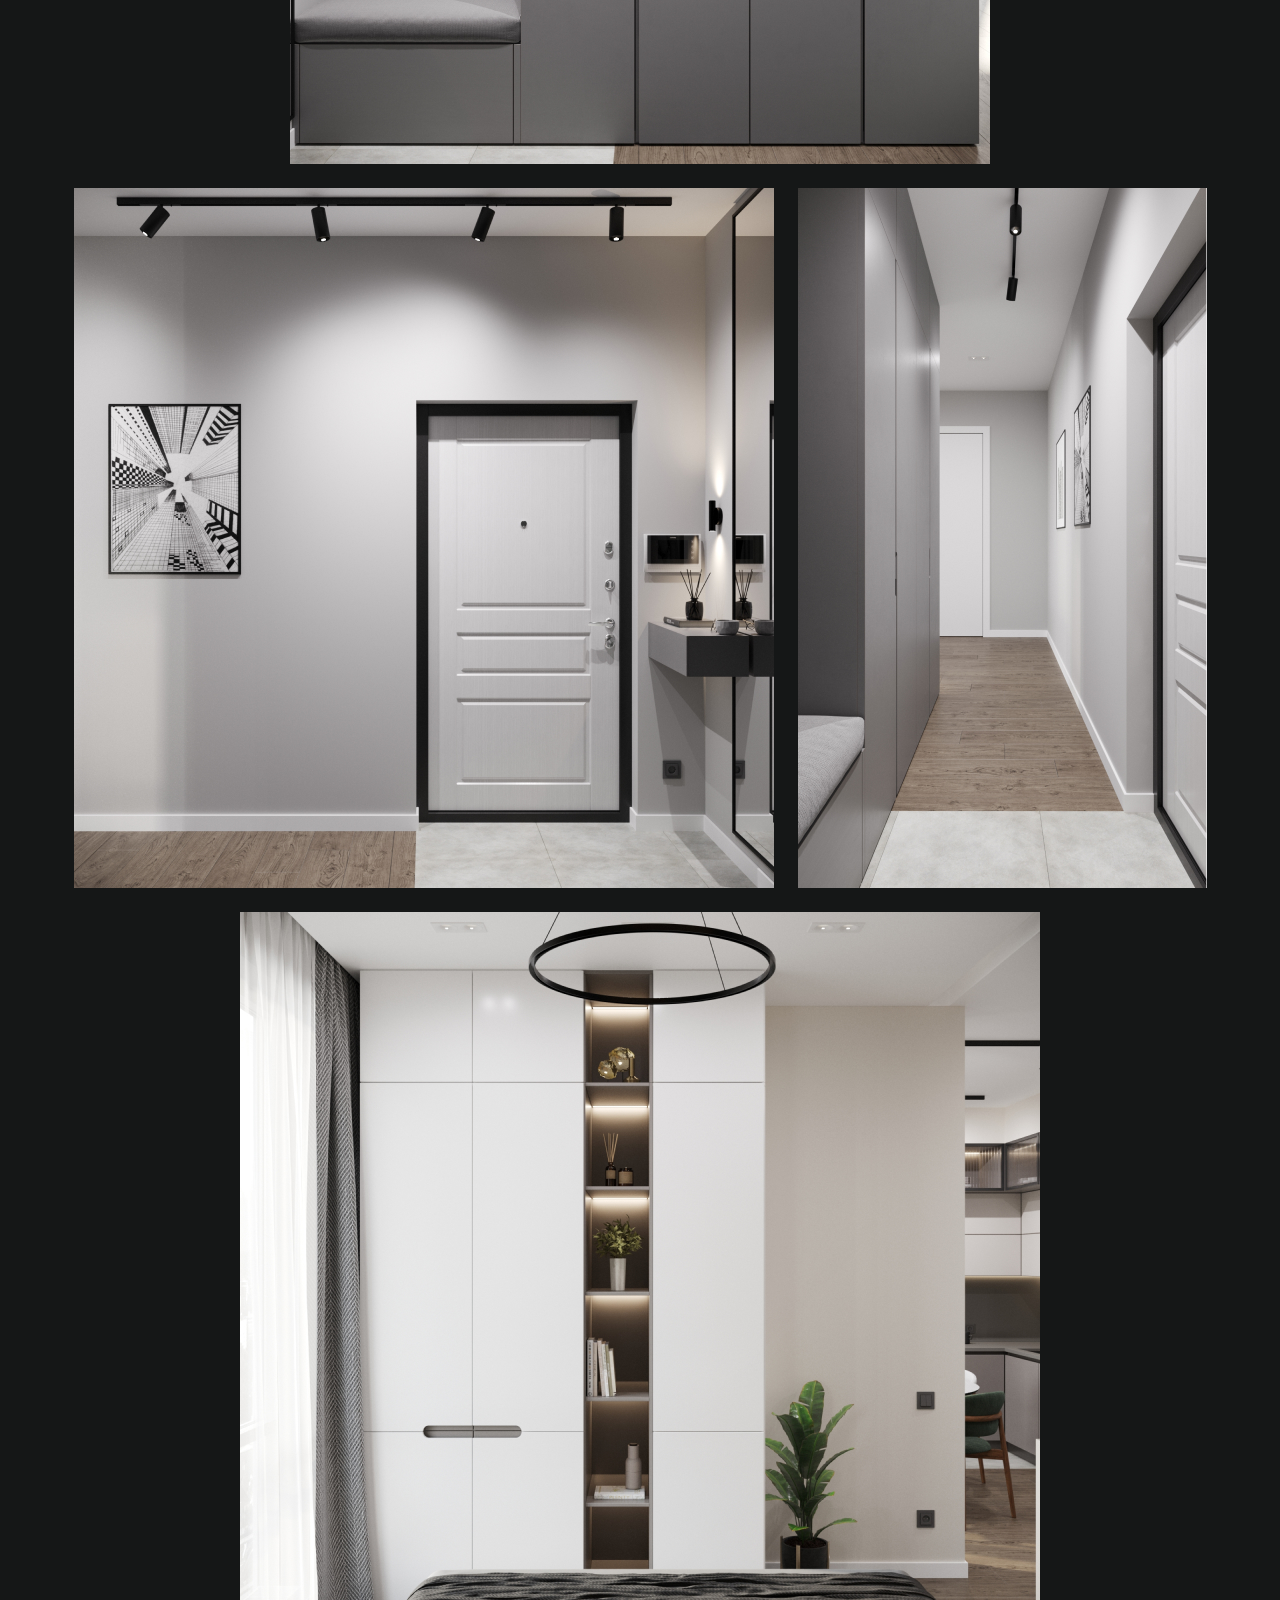
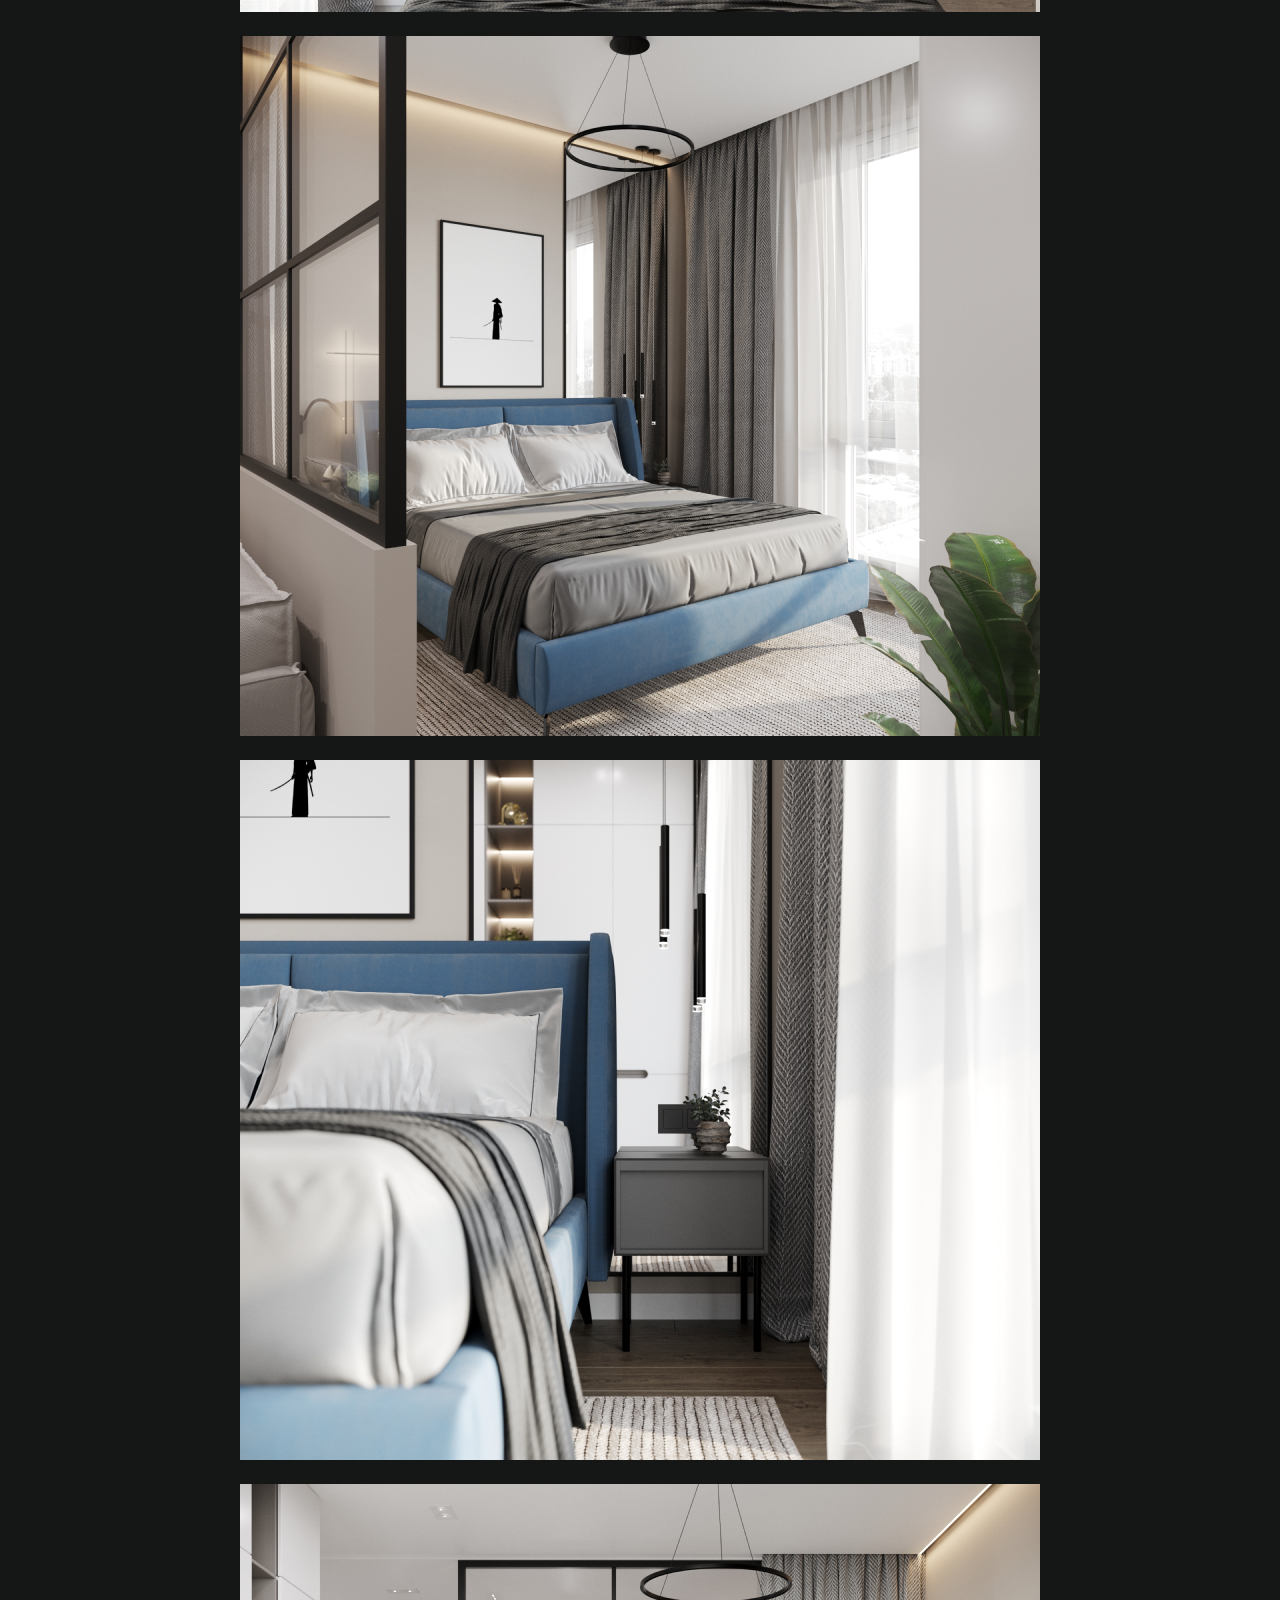
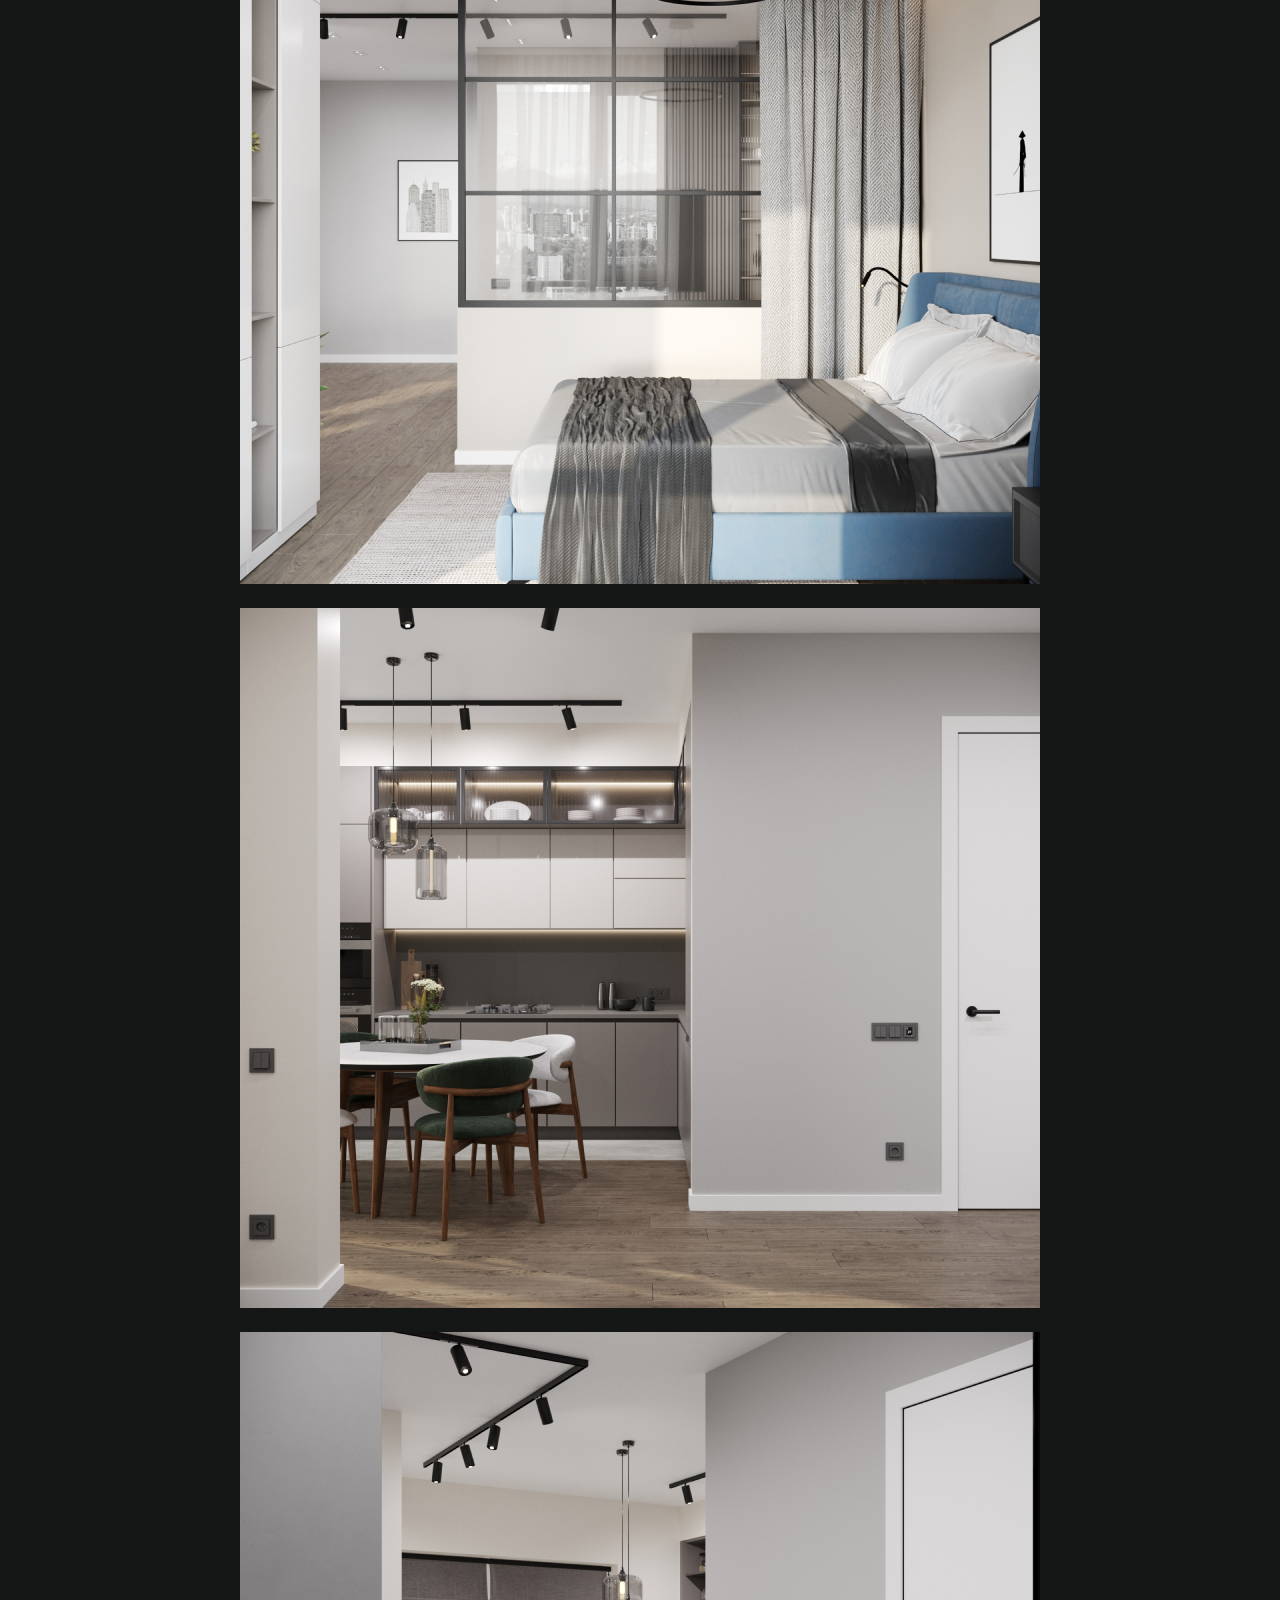
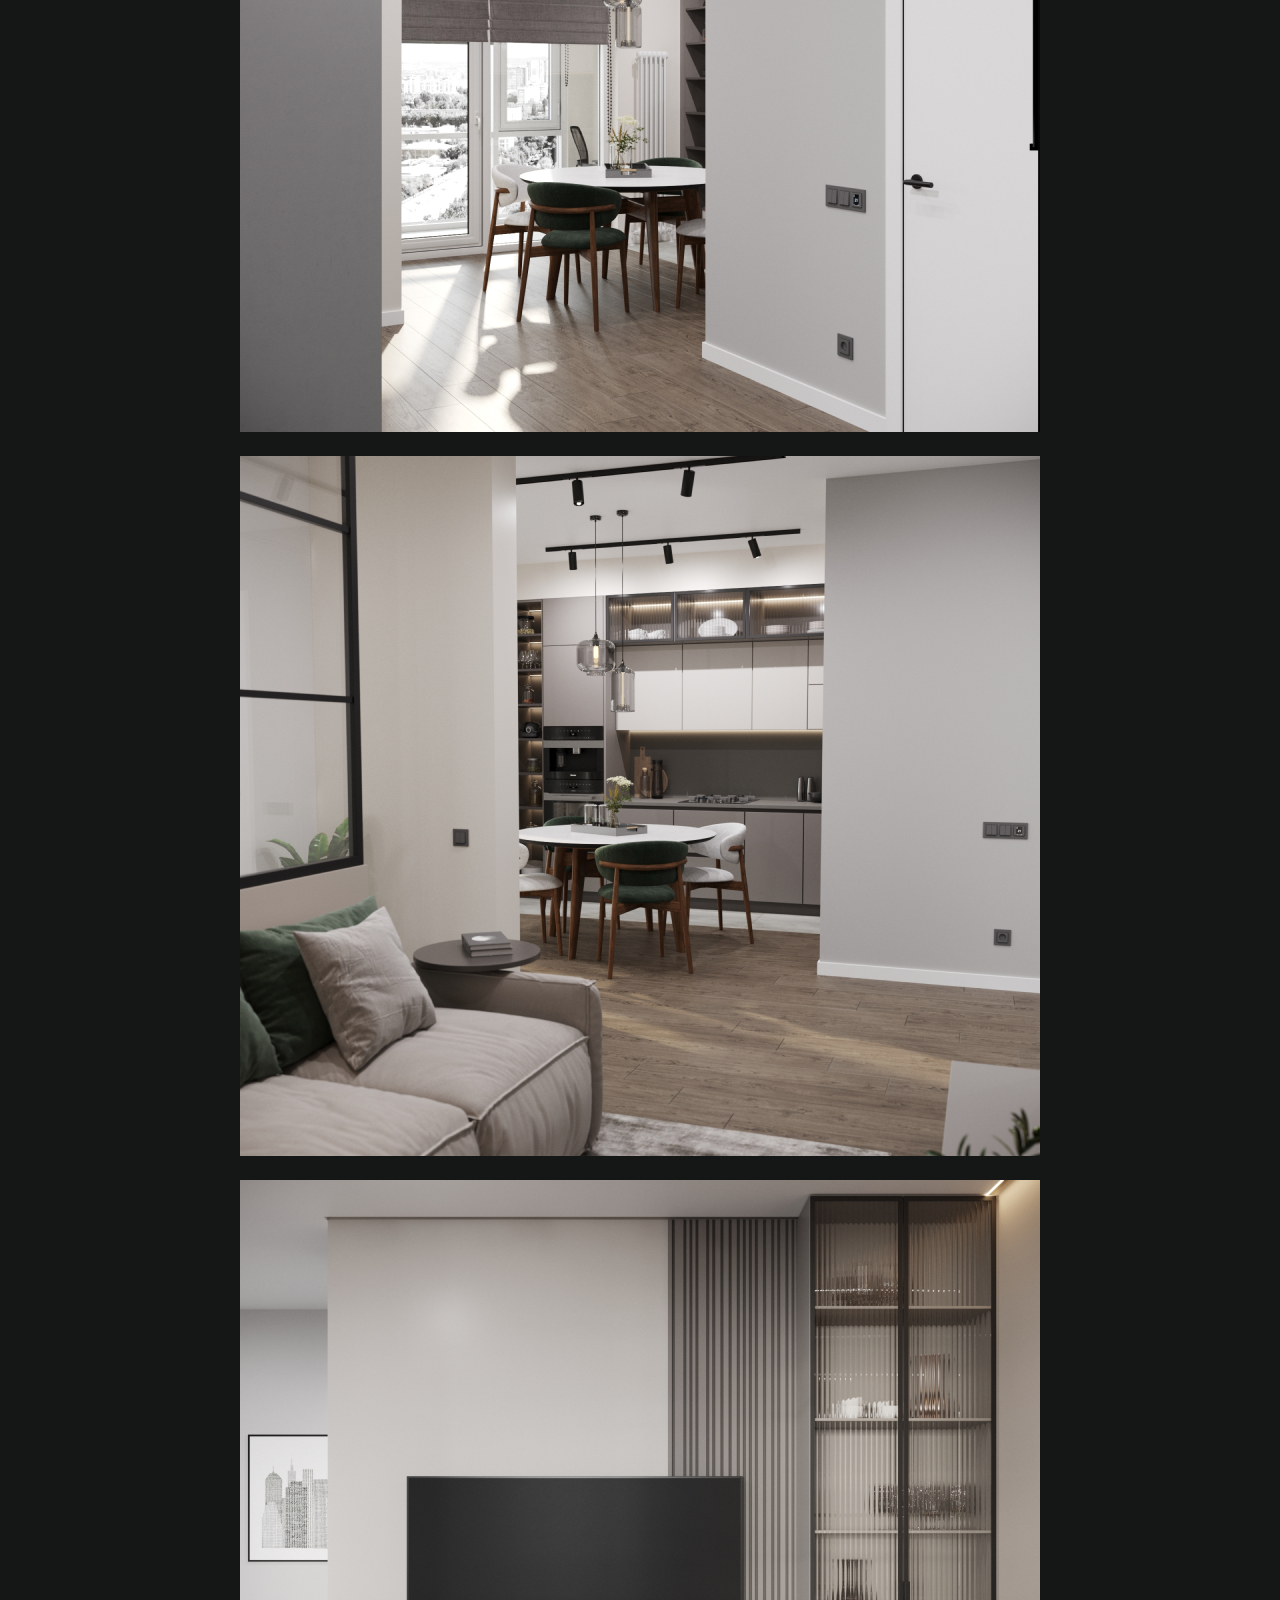
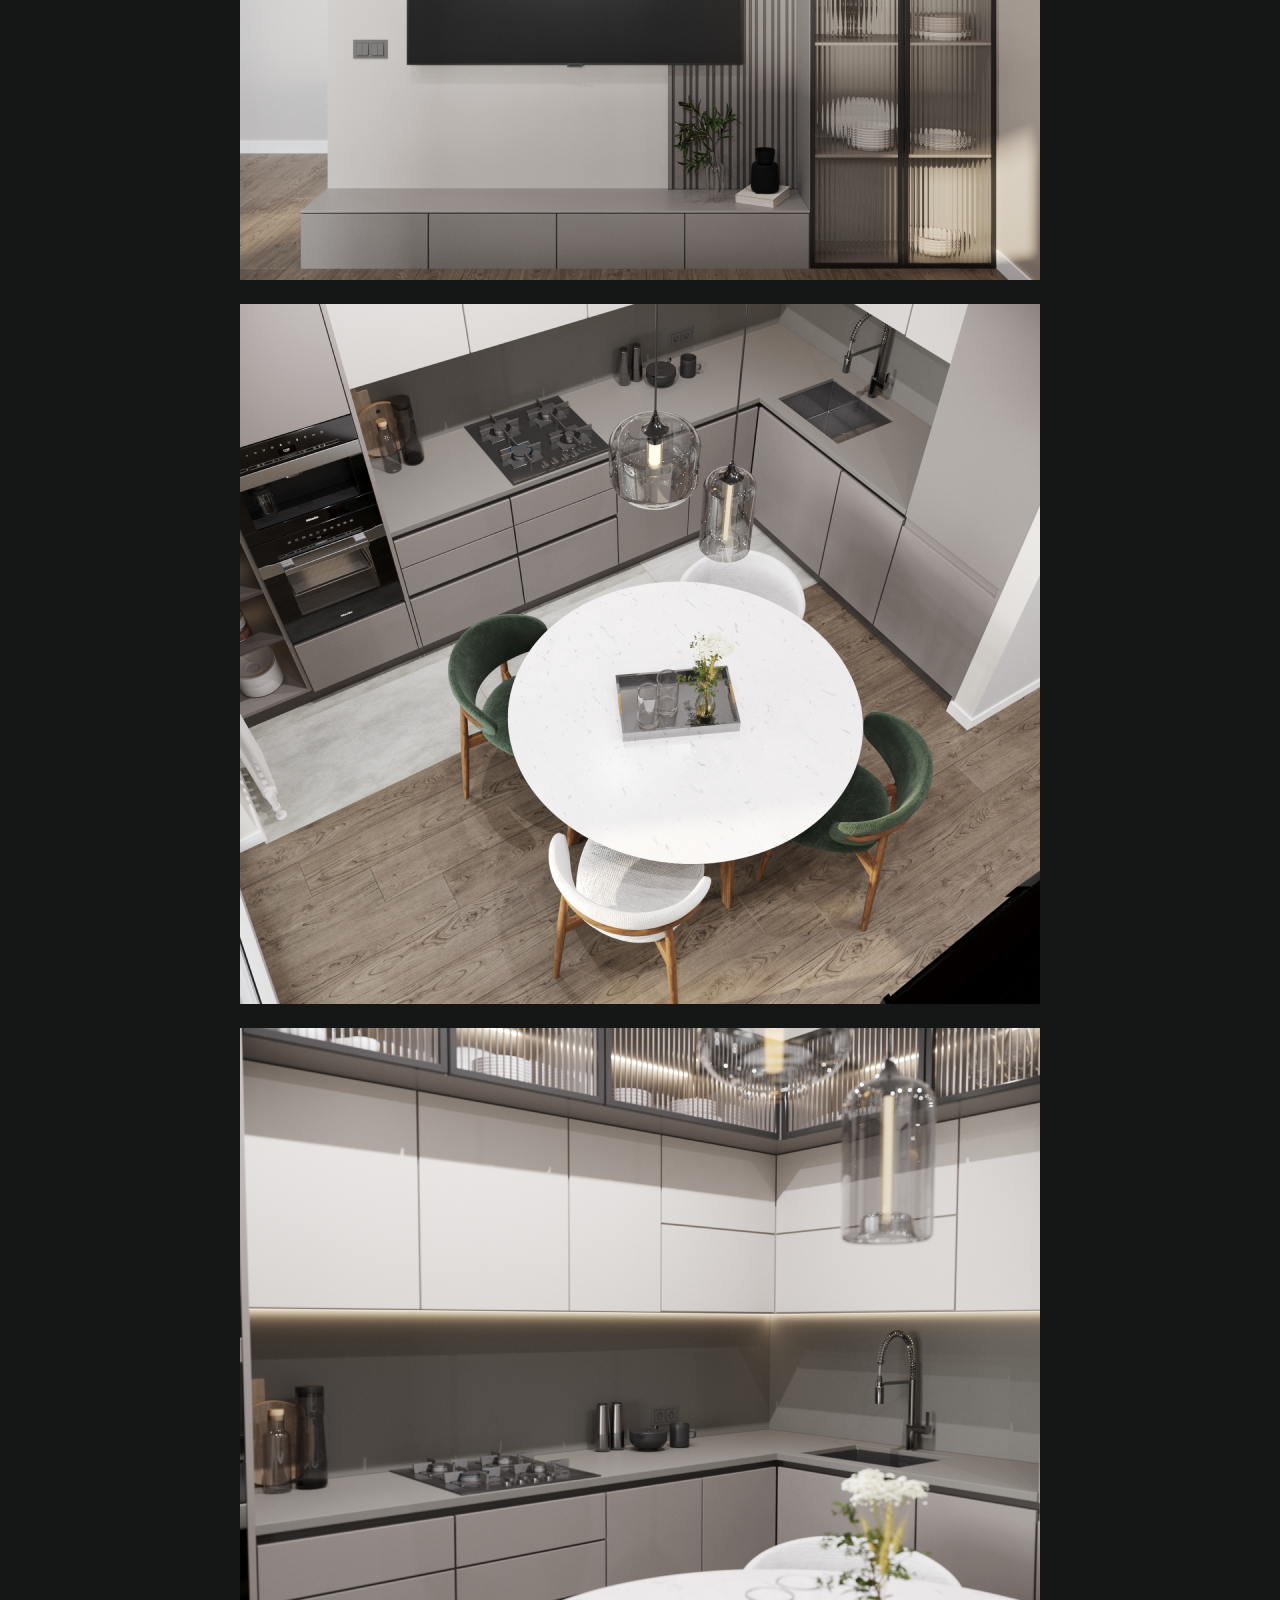
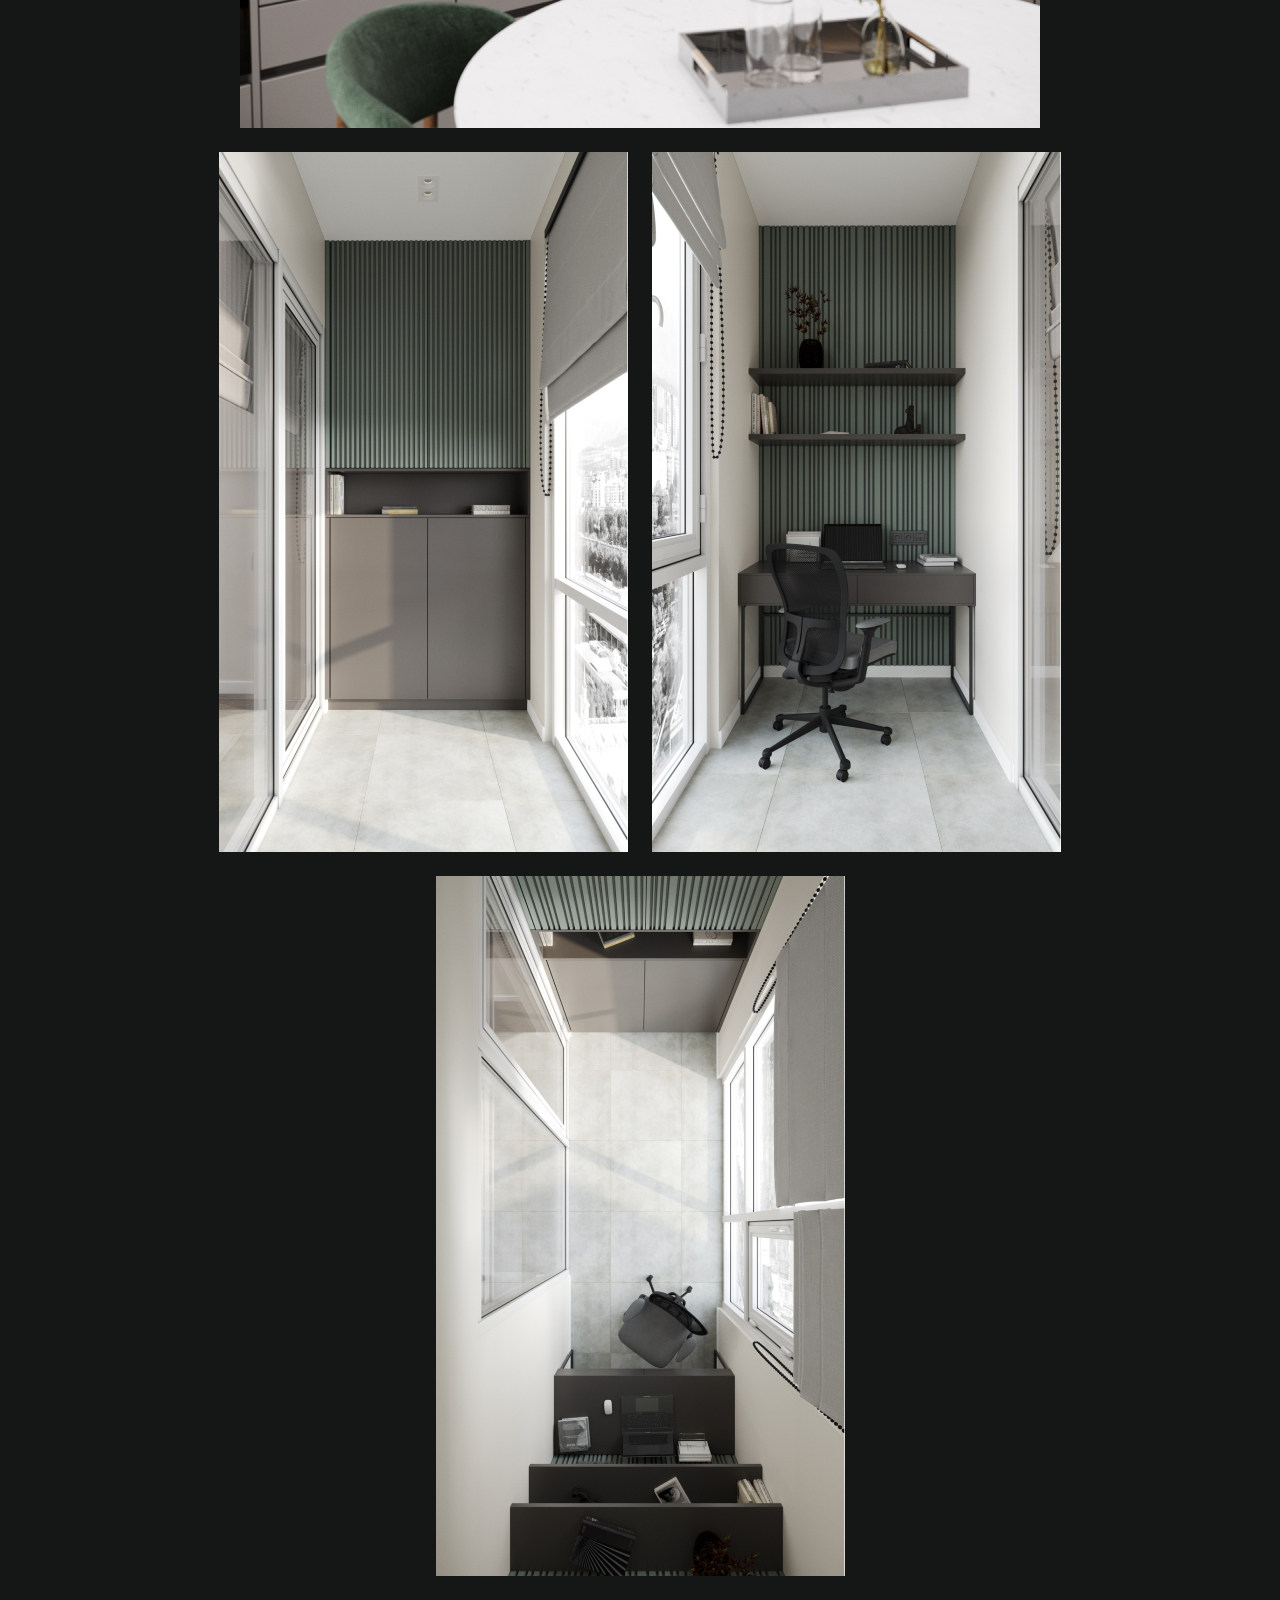
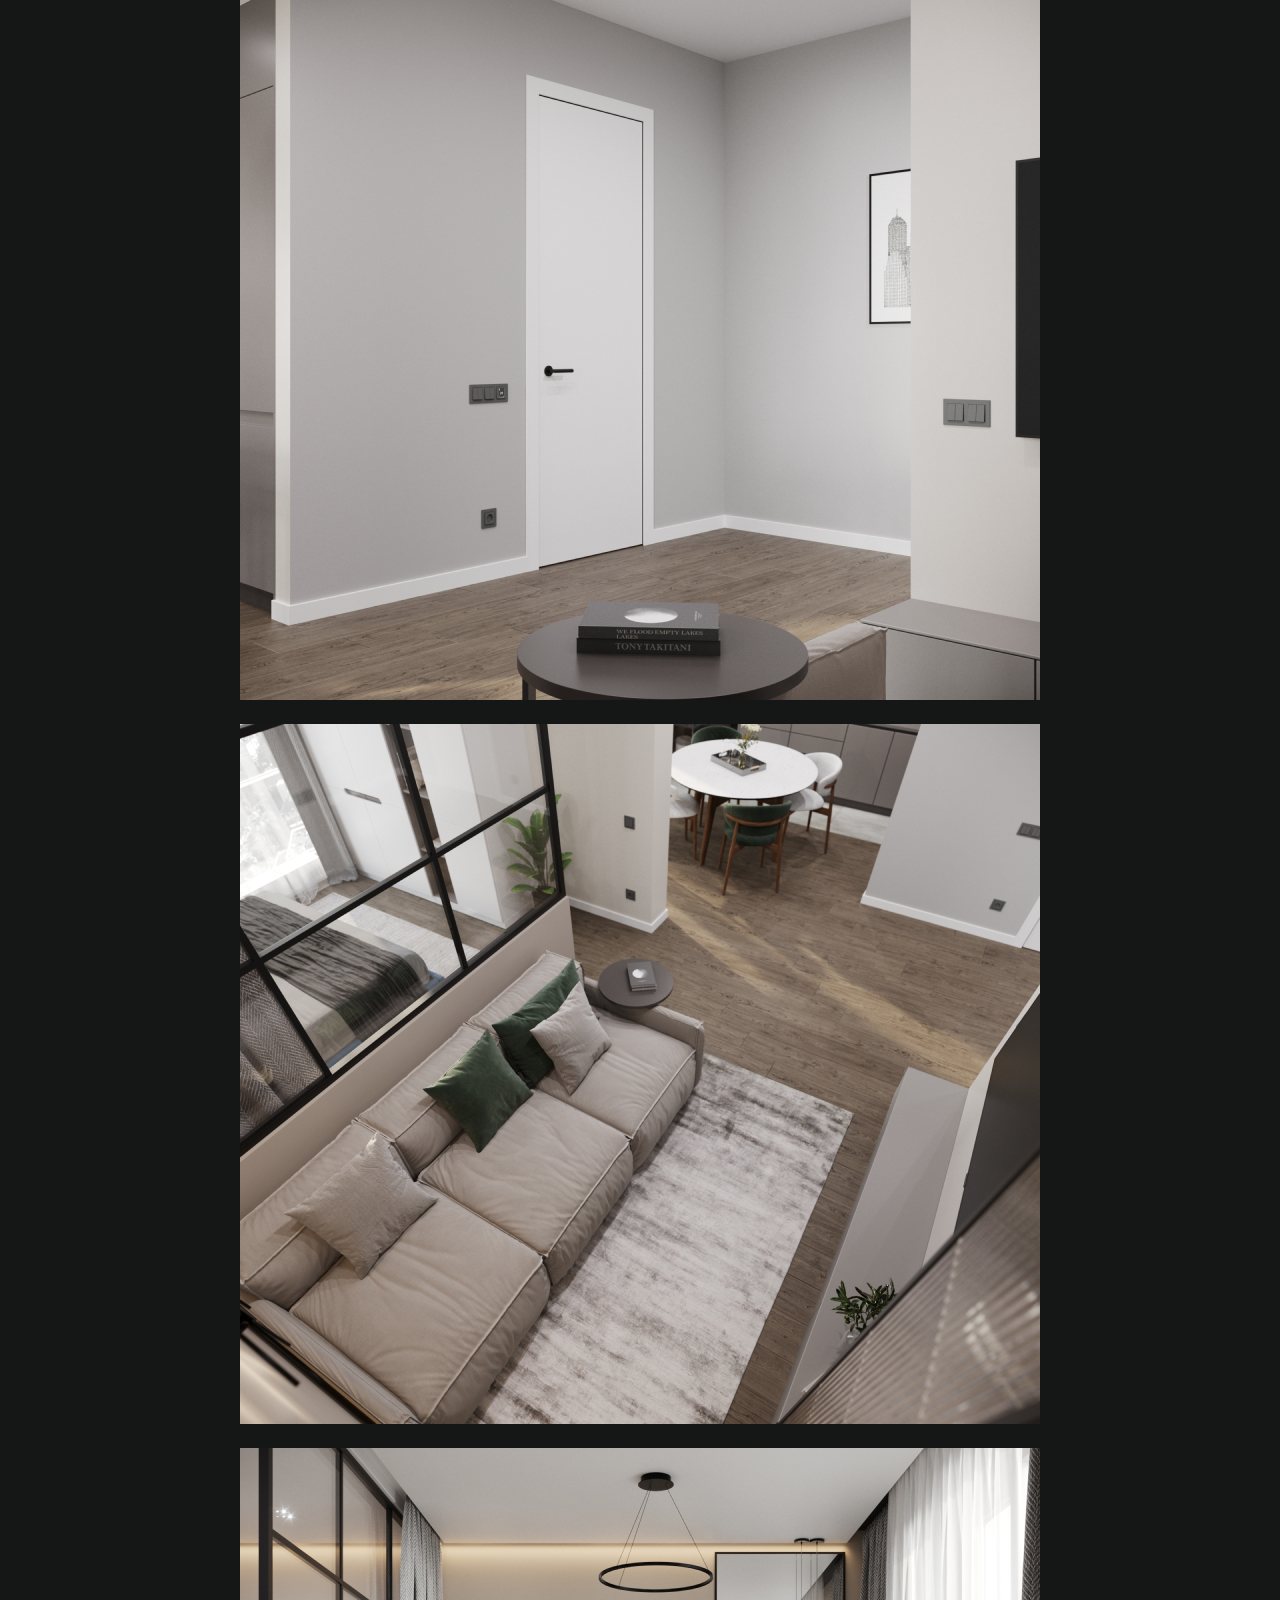
<file: portfolio/4you.html>
<!DOCTYPE html>
<html lang="ru">
<head>
  <meta charset="UTF-8">
  <meta name="viewport" content="width=device-width, initial-scale=1.0">
  <meta name="description" content="Студия интерьерного дизайна в Алматы">
  <meta name="keywords" content="Студия интерьерного дизайна в Алматы">
  <title>Salta interiors | Портфолио</title>
  <link rel="apple-touch-icon" sizes="180x180" href="../apple-touch-icon.png">
  <link rel="icon" type="image/png" sizes="32x32" href="../favicon-32x32.png">
  <link rel="icon" type="image/png" sizes="16x16" href="../favicon-16x16.png">
  <link rel="mask-icon" href="../safari-pinned-tab.svg" color="#5bbad5">
  <meta name="msapplication-TileColor" content="#da532c">
  <meta name="theme-color" content="#ffffff">
  <link rel="stylesheet" href="../css/main.css?v=412">  
</head>
<body>
  <header>
    <div class="container">
      <a href="/" class="logo">
        <img src="../img/logo.svg" alt="">
      </a>
      <ul class="nav">
        <li>
          <a href="../#Portfolio">Портфолио</a>
        </li>
        <li>
          <a href="../#About">О нас</a>
        </li>
        <li>
          <a href="../#Services">Услуги</a>
        </li>
        <li>
          <a href="../#WhyWe">Почему мы</a>
        </li>
        <li>
          <a href="../#Contacts">Контакты</a>
        </li>
      </ul>
      <div class="header-right">
        <a href="tel:+77021907242">+7 702 190 72 42</a>
        <a href="https://www.instagram.com/salta.interiors/" target="_blank"><img src="../img/insta.svg" alt=""></a>
      </div>
      <div class="mob-nav">
        <span></span><span></span><span></span><span></span><span></span><span></span>
      </div>
    </div>
  </header>
<!--   <section class="breadcrumbs">
    <div class="container">
      <ul>
        <li>
          <a href="/">Главная</a>
        </li>
        <li><p>/</p></li>
        <li>
          <a href="../portfolio.html">Портфолио</a>
        </li>
        <li>
          <p>/</p>
        </li>
        <li>
          <p>Kazmebel</p>
        </li>
      </ul>
    </div>
  </section>
 -->
  <section class="main-prev" style="background:url('../img/portf/4/main.jpg')">
    <div class="top">
      <h1>ЖК “4YOU”</h1>
      <p>Curabitur ullamcorper ultricies, tellus rhoncus tempus eget condimentum,sem quam semper liberoCurabitur ullamcorper ultricies, tellus rhoncus tempus eget </p>
    </div>
    <div class="bottom">
      Almaty, 2021
    </div>
  </section>

  <section class="images-portf">
    <div class="container">
      <img src="../img/portf/4/1.jpg" alt="">
      <img src="../img/portf/4/2.jpg" alt="">
      <img src="../img/portf/4/3.jpg" alt="">
      <img src="../img/portf/4/4.jpg" alt="">
      <img src="../img/portf/4/5.jpg" alt="">
      <img src="../img/portf/4/6.jpg" alt="">
      <img src="../img/portf/4/7.jpg" alt="">
      <img src="../img/portf/4/8.jpg" alt="">
      <img src="../img/portf/4/9.jpg" alt="">
      <img src="../img/portf/4/10.jpg" alt="">
      <img src="../img/portf/4/11.jpg" alt="">
      <img src="../img/portf/4/12.jpg" alt="">
      <img src="../img/portf/4/13.jpg" alt="">
      <img src="../img/portf/4/14.jpg" alt="">
      <img src="../img/portf/4/15.jpg" alt="">
      <img src="../img/portf/4/16.jpg" alt="">
      <img src="../img/portf/4/17.jpg" alt="">
      <img src="../img/portf/4/18.jpg" alt="">
      <img src="../img/portf/4/19.jpg" alt="">
      <img src="../img/portf/4/20.jpg" alt="">
      <img src="../img/portf/4/21.jpg" alt="">
      <img src="../img/portf/4/22.jpg" alt="">
      <img src="../img/portf/4/23.jpg" alt="">
      <img src="../img/portf/4/24.jpg" alt="">
      <img src="../img/portf/4/25.jpg" alt="">
      <img src="../img/portf/4/26.jpg" alt="">
      <img src="../img/portf/4/27.jpg" alt="">
      <img src="../img/portf/4/28.jpg" alt="">
      <img src="../img/portf/4/29.jpg" alt="">
      <img src="../img/portf/4/30.jpg" alt="">
      <img src="../img/portf/4/31.jpg" alt="">
      <img src="../img/portf/4/32.jpg" alt="">
      <img src="../img/portf/4/33.jpg" alt="">
      <img src="../img/portf/4/34.jpg" alt="">
      <img src="../img/portf/4/35.jpg" alt="">
      <img src="../img/portf/4/36.jpg" alt="">
    </div>
  </section>
  <a href="https://api.whatsapp.com/send/?phone=77021907242" id="whatsapp">
    <img src="../img/whatsapp.svg" alt="">
  </a>
  <script src="../js/main.js?v=412"></script>
</body>
</html>
</file>
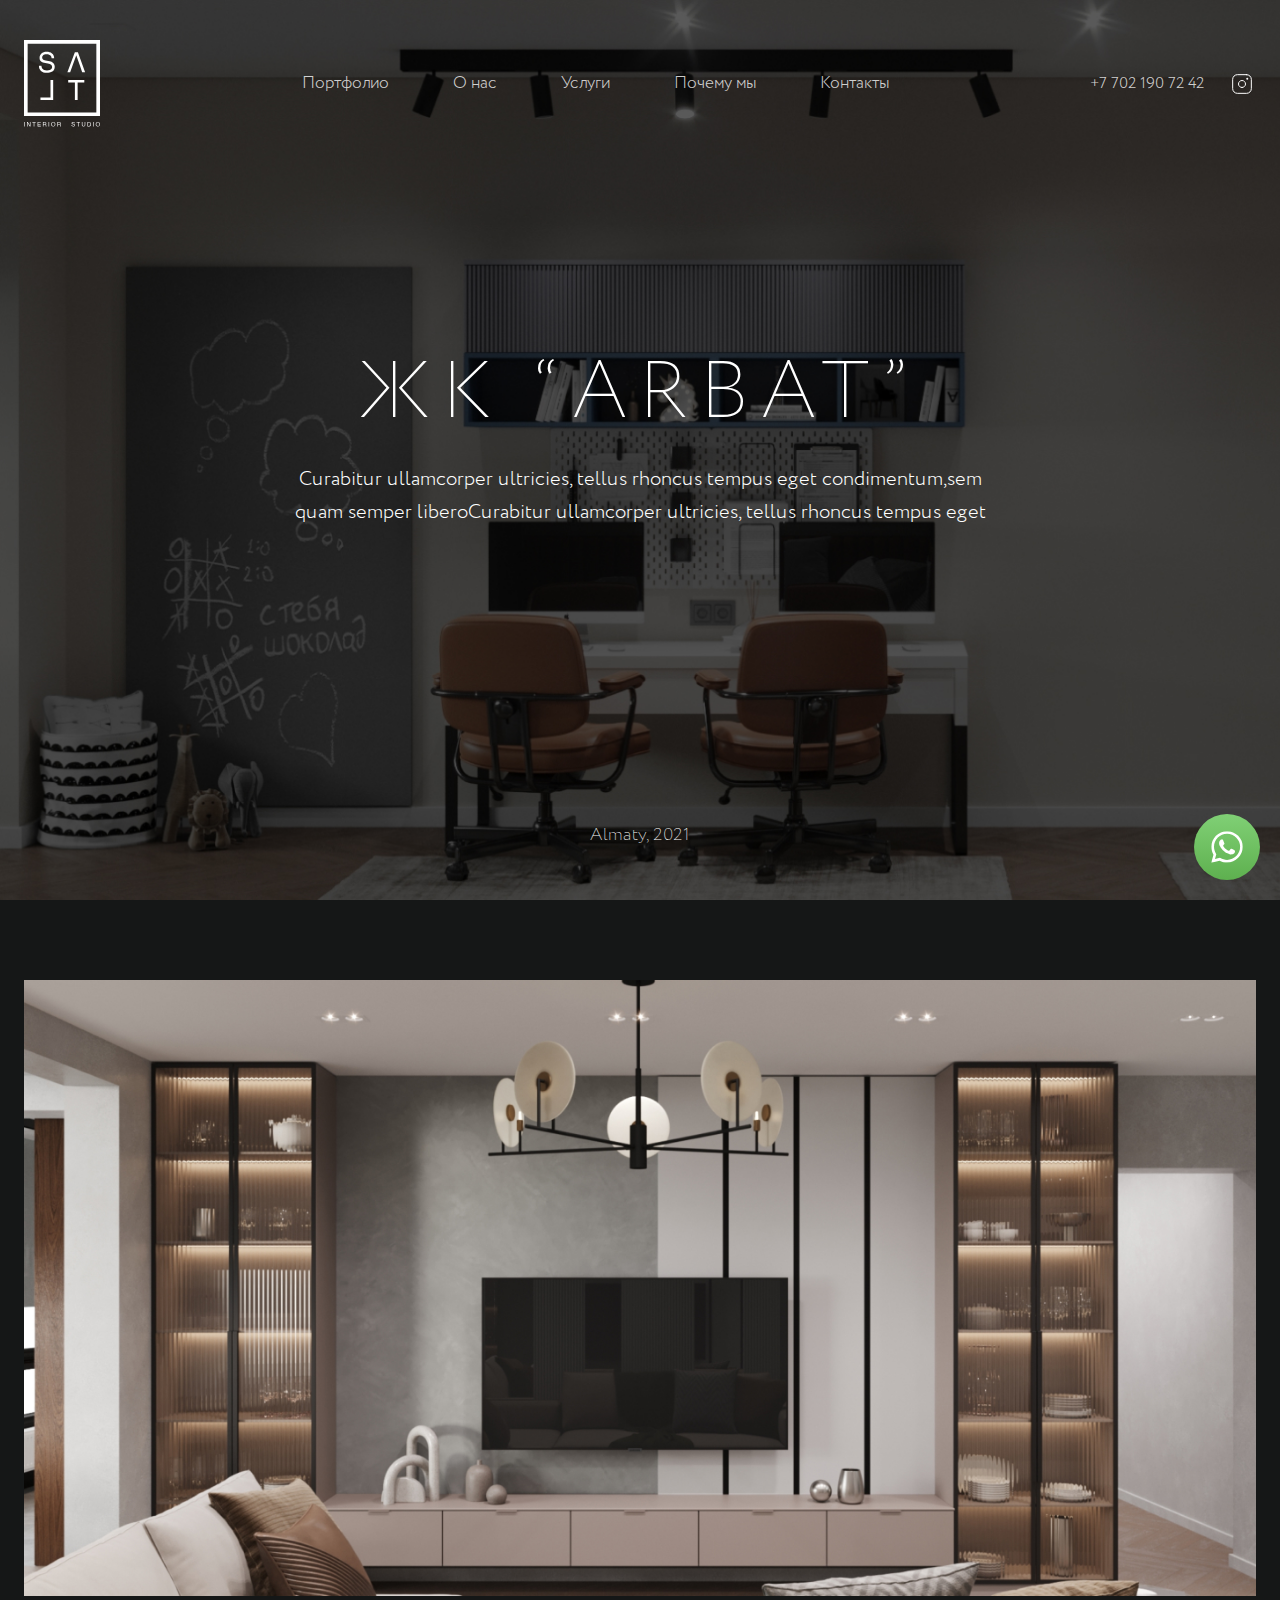
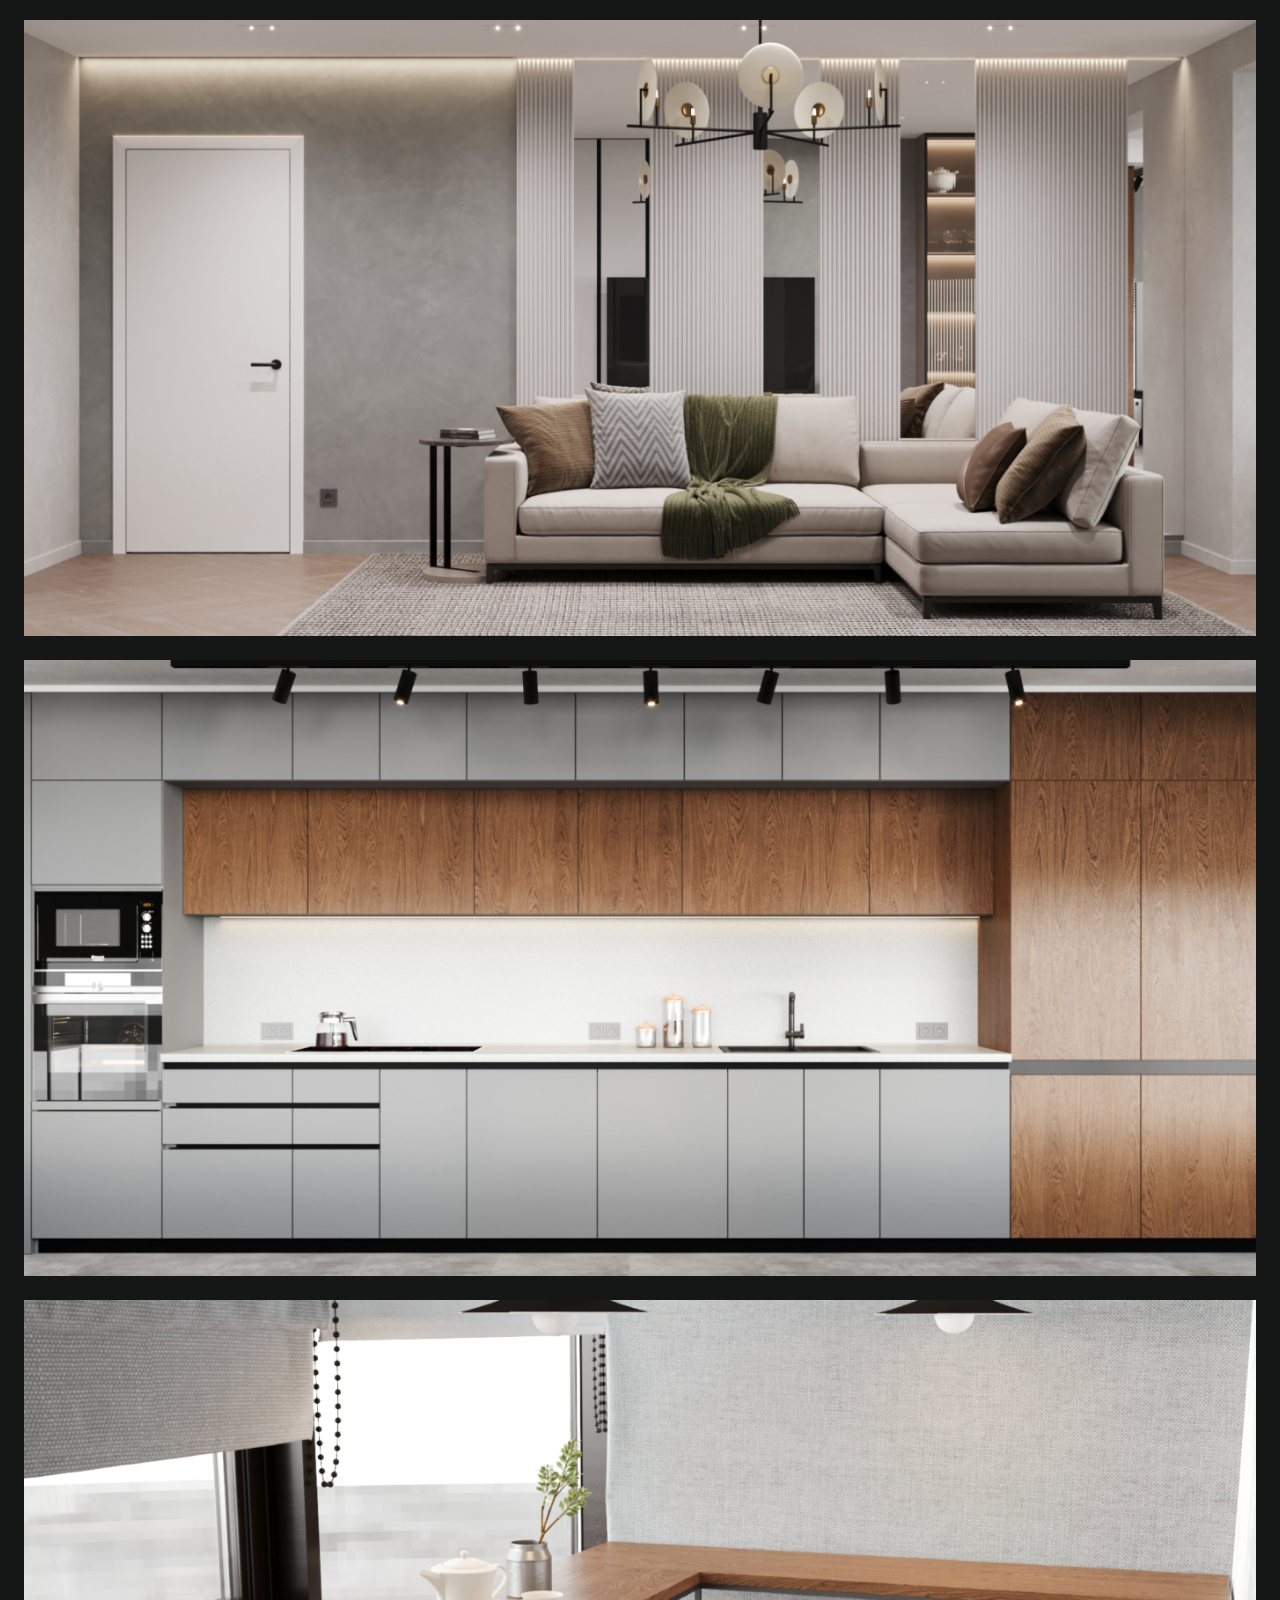
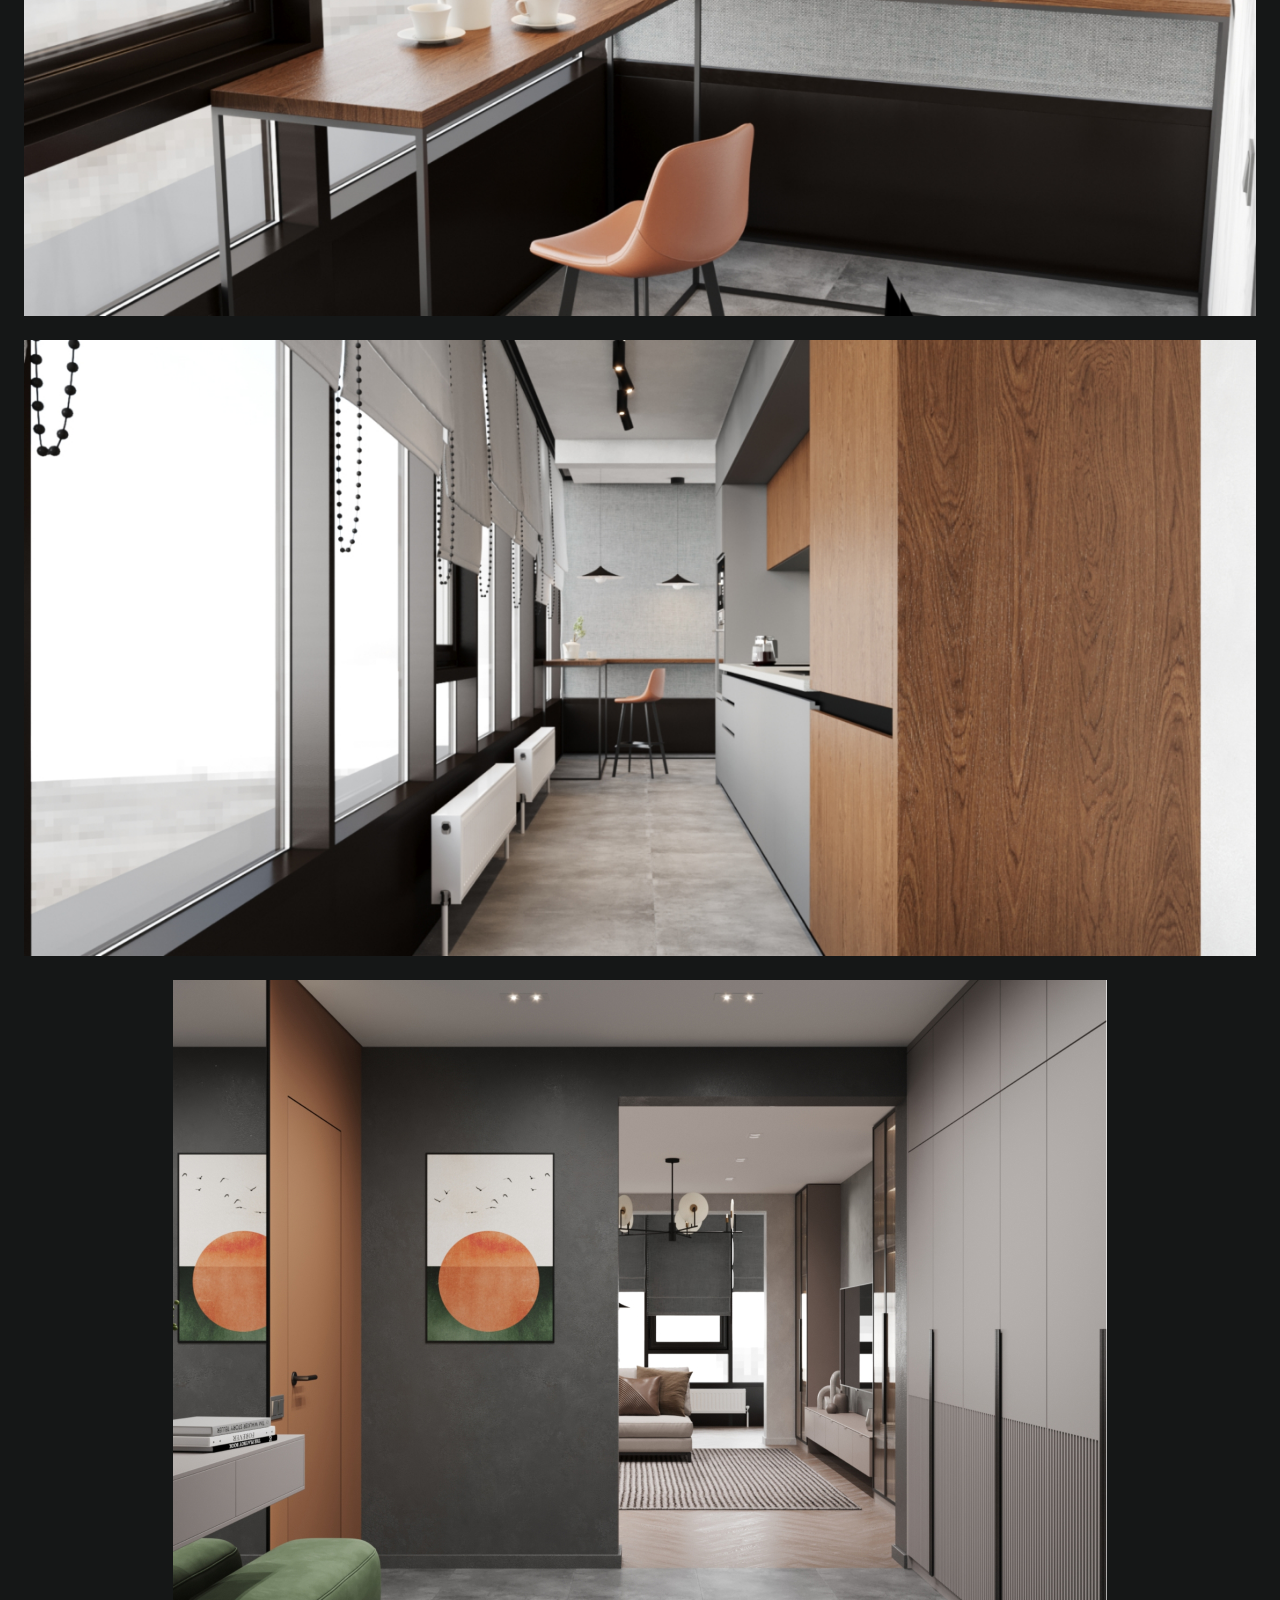
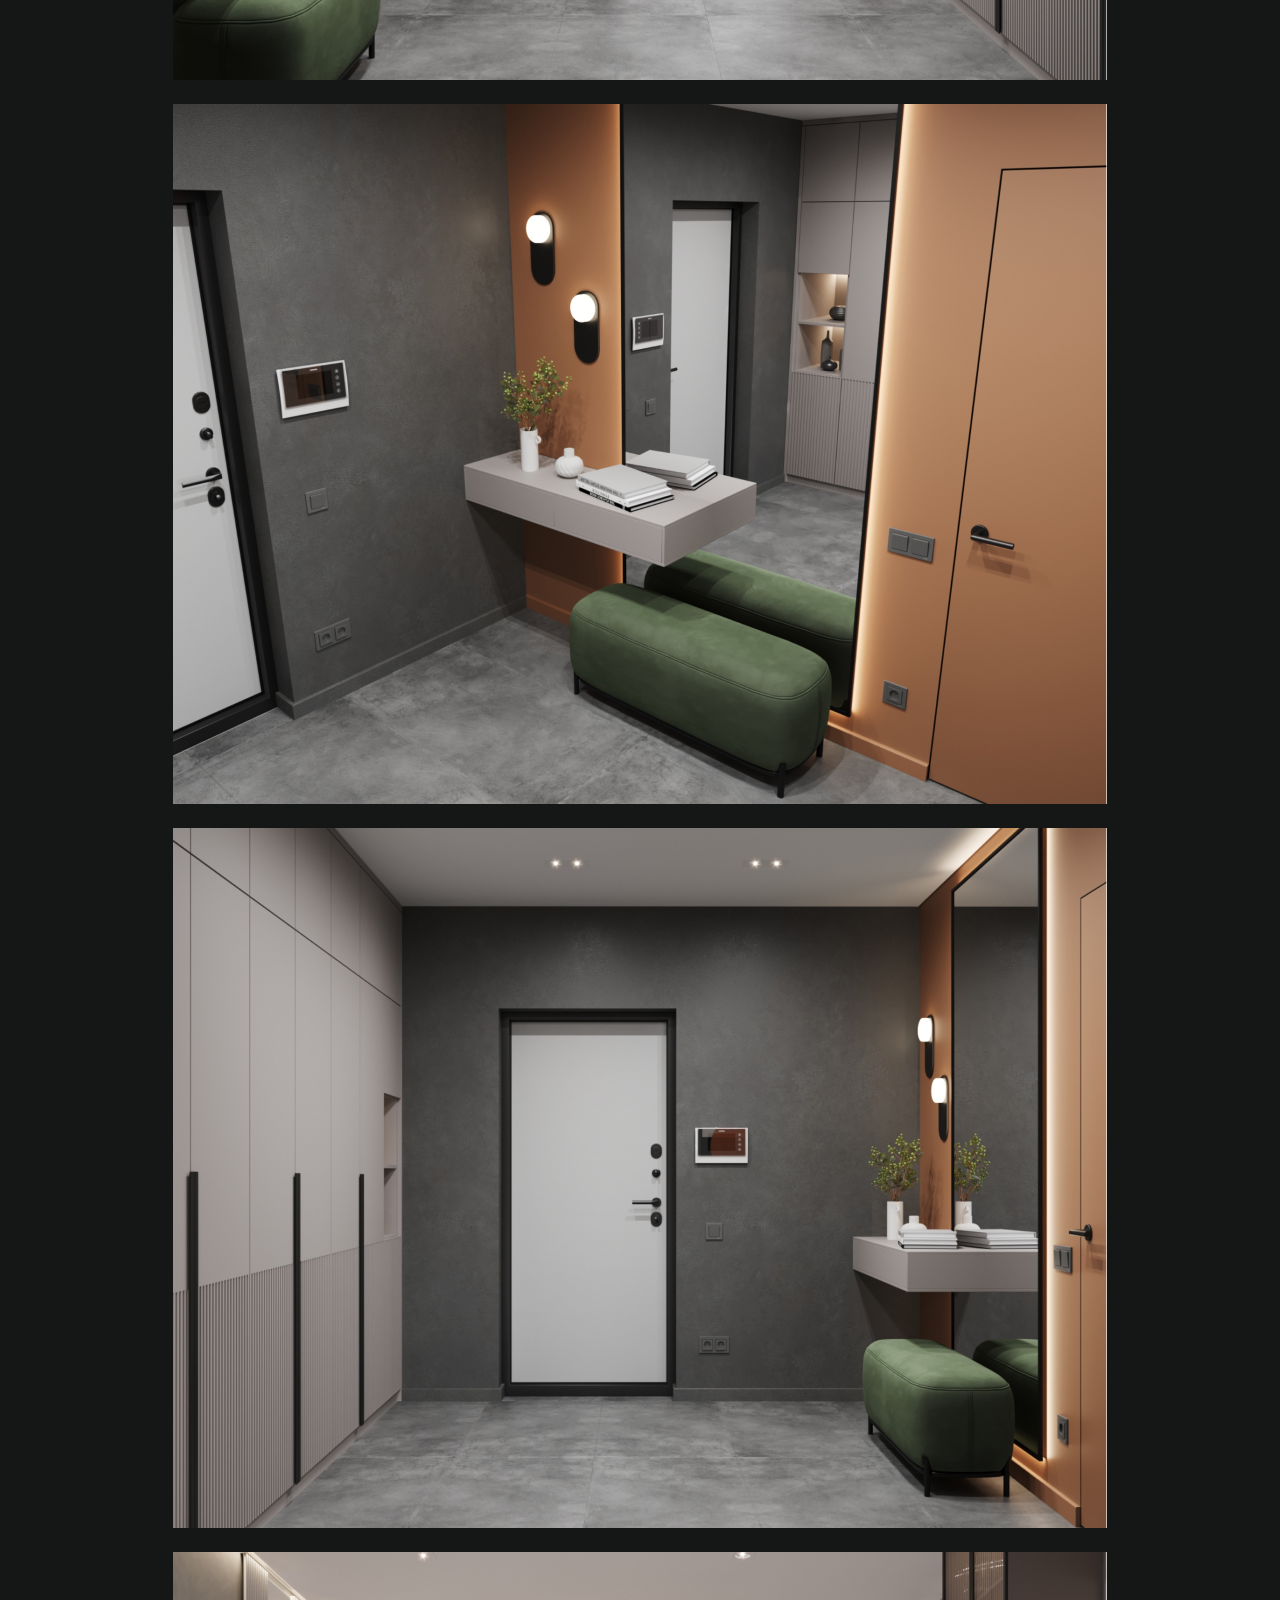
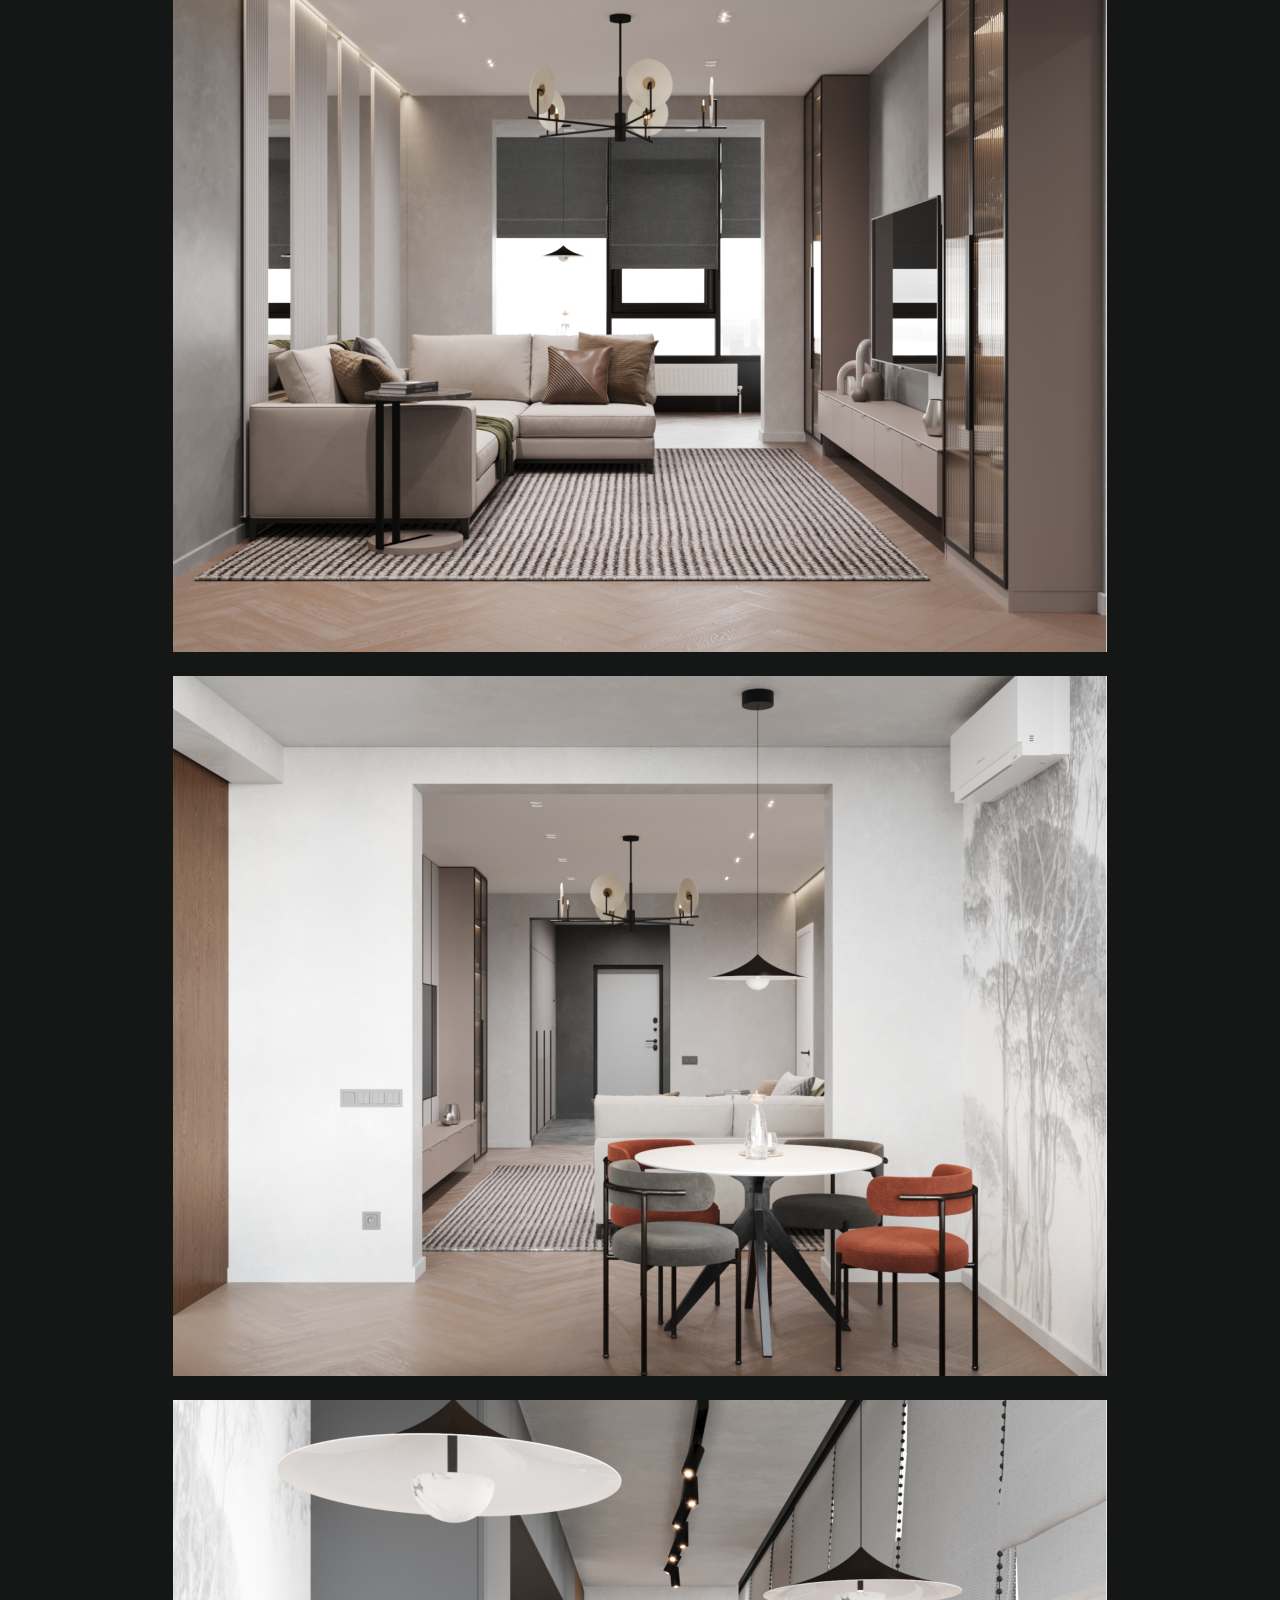
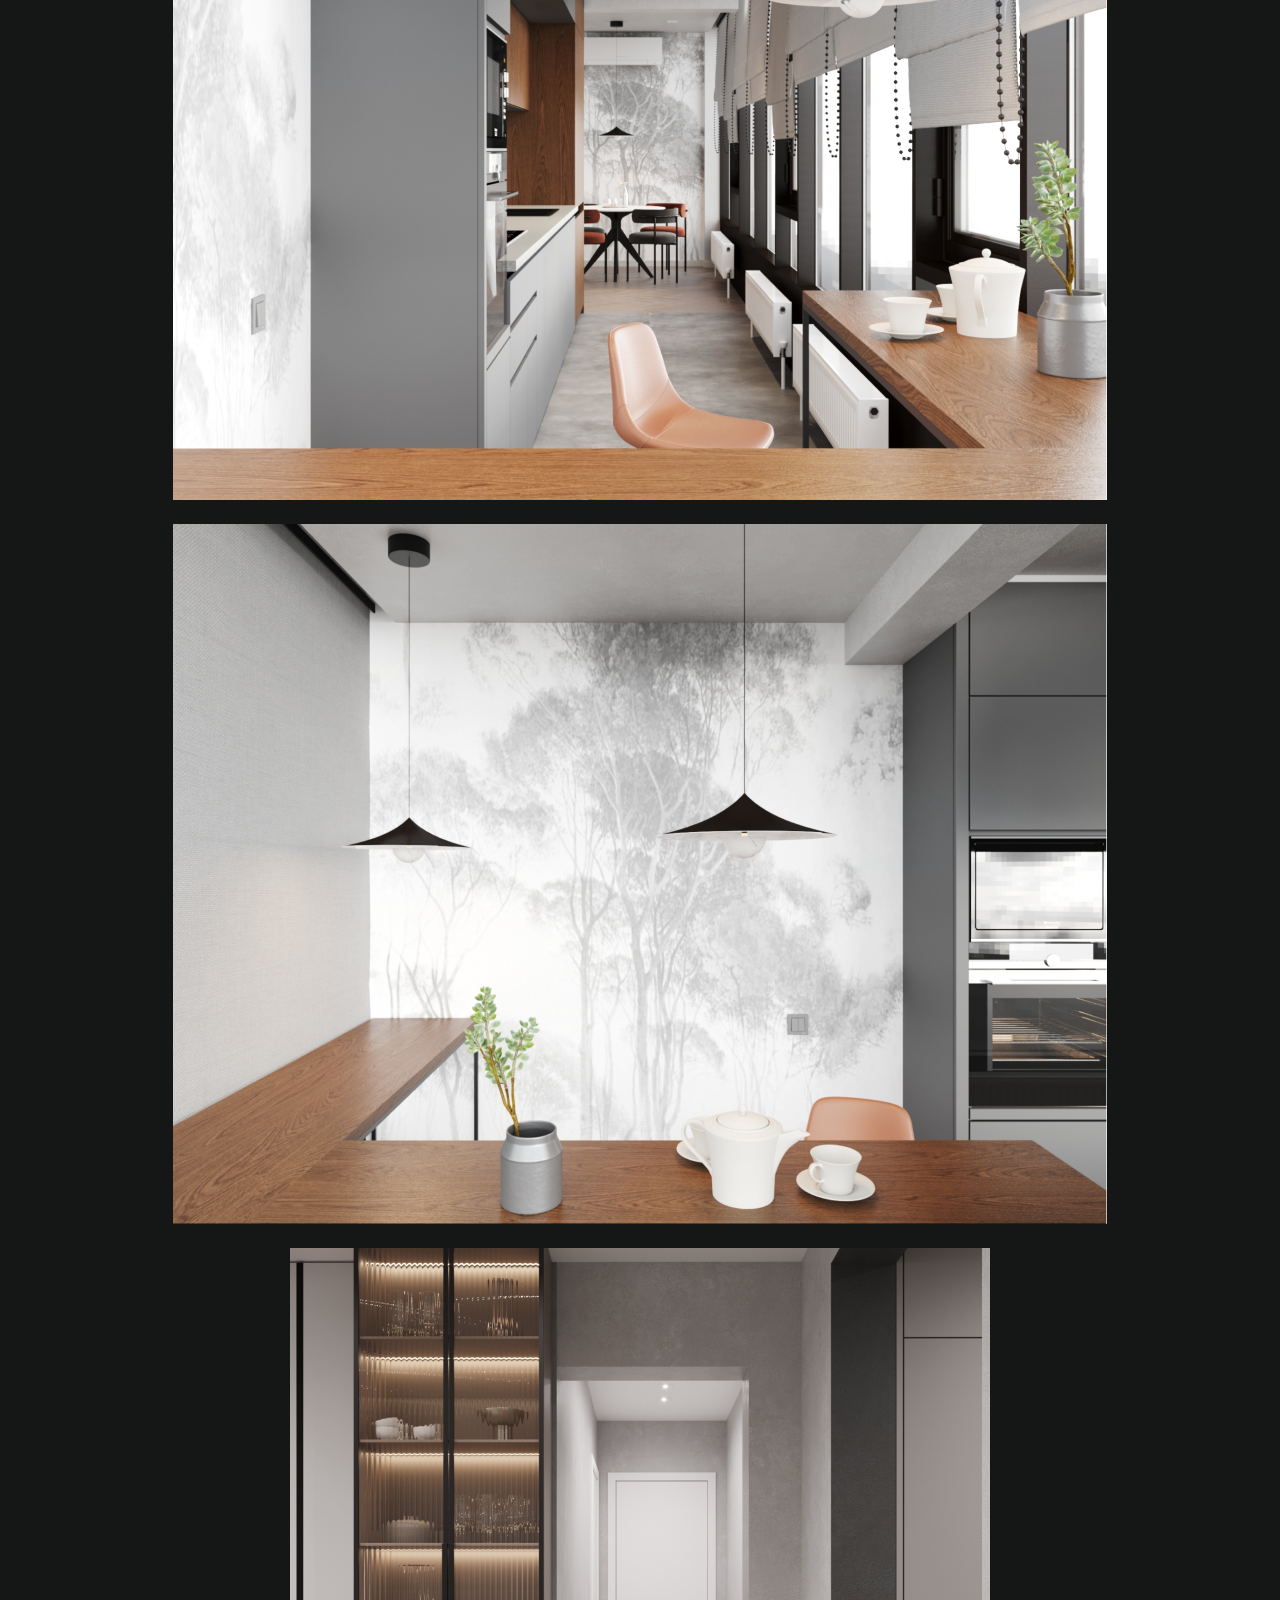
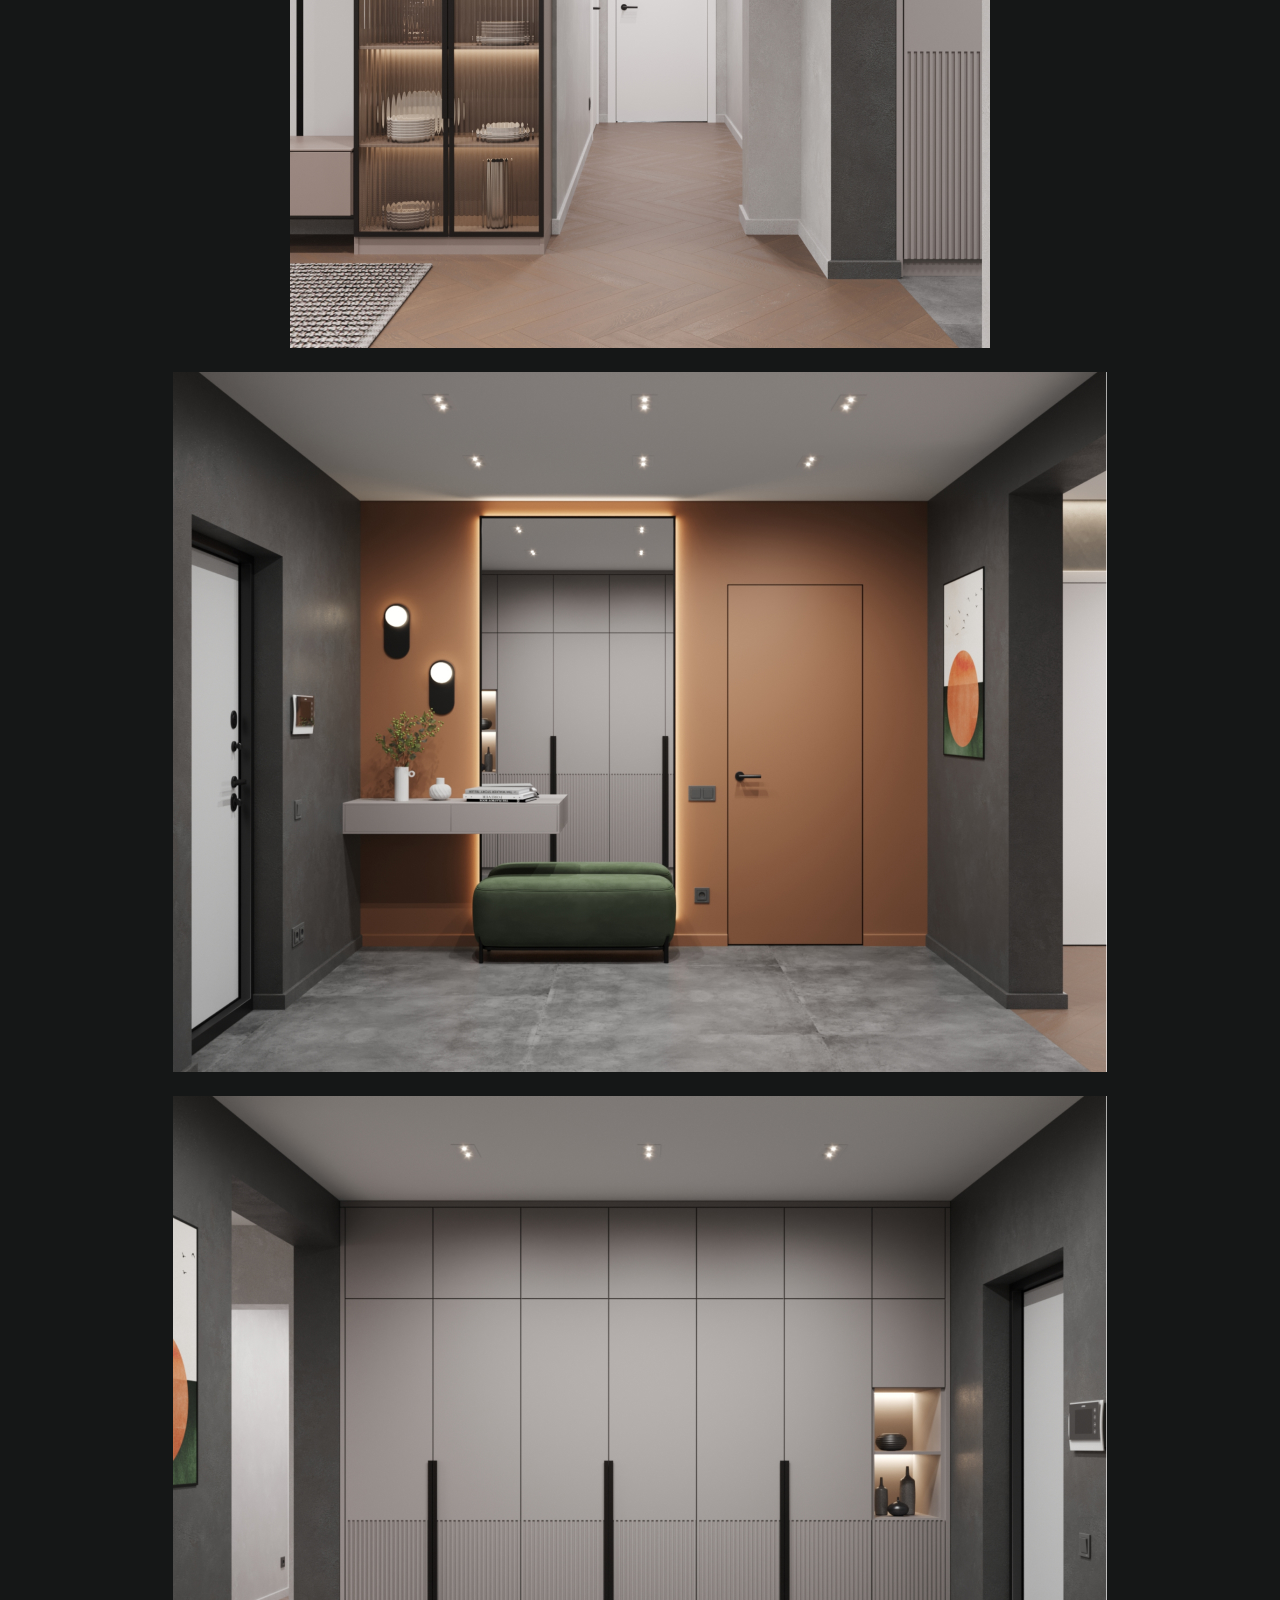
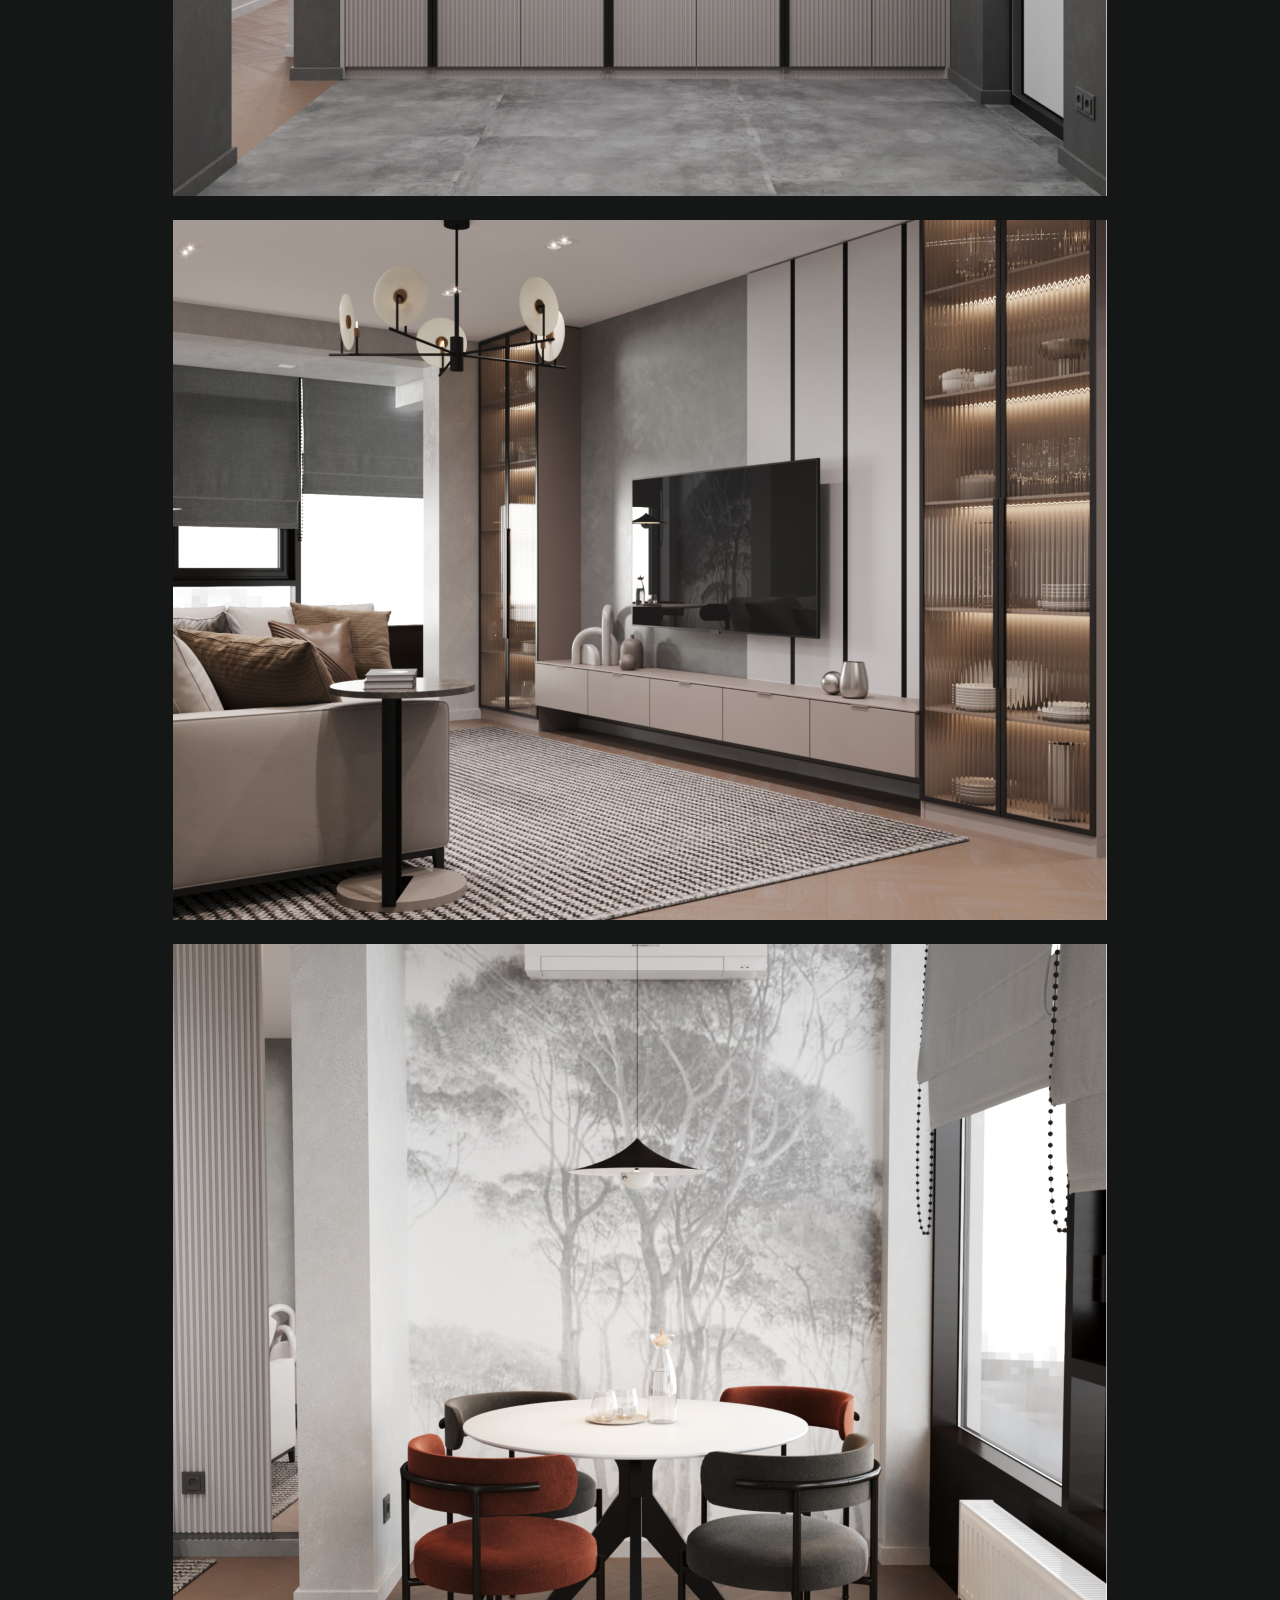
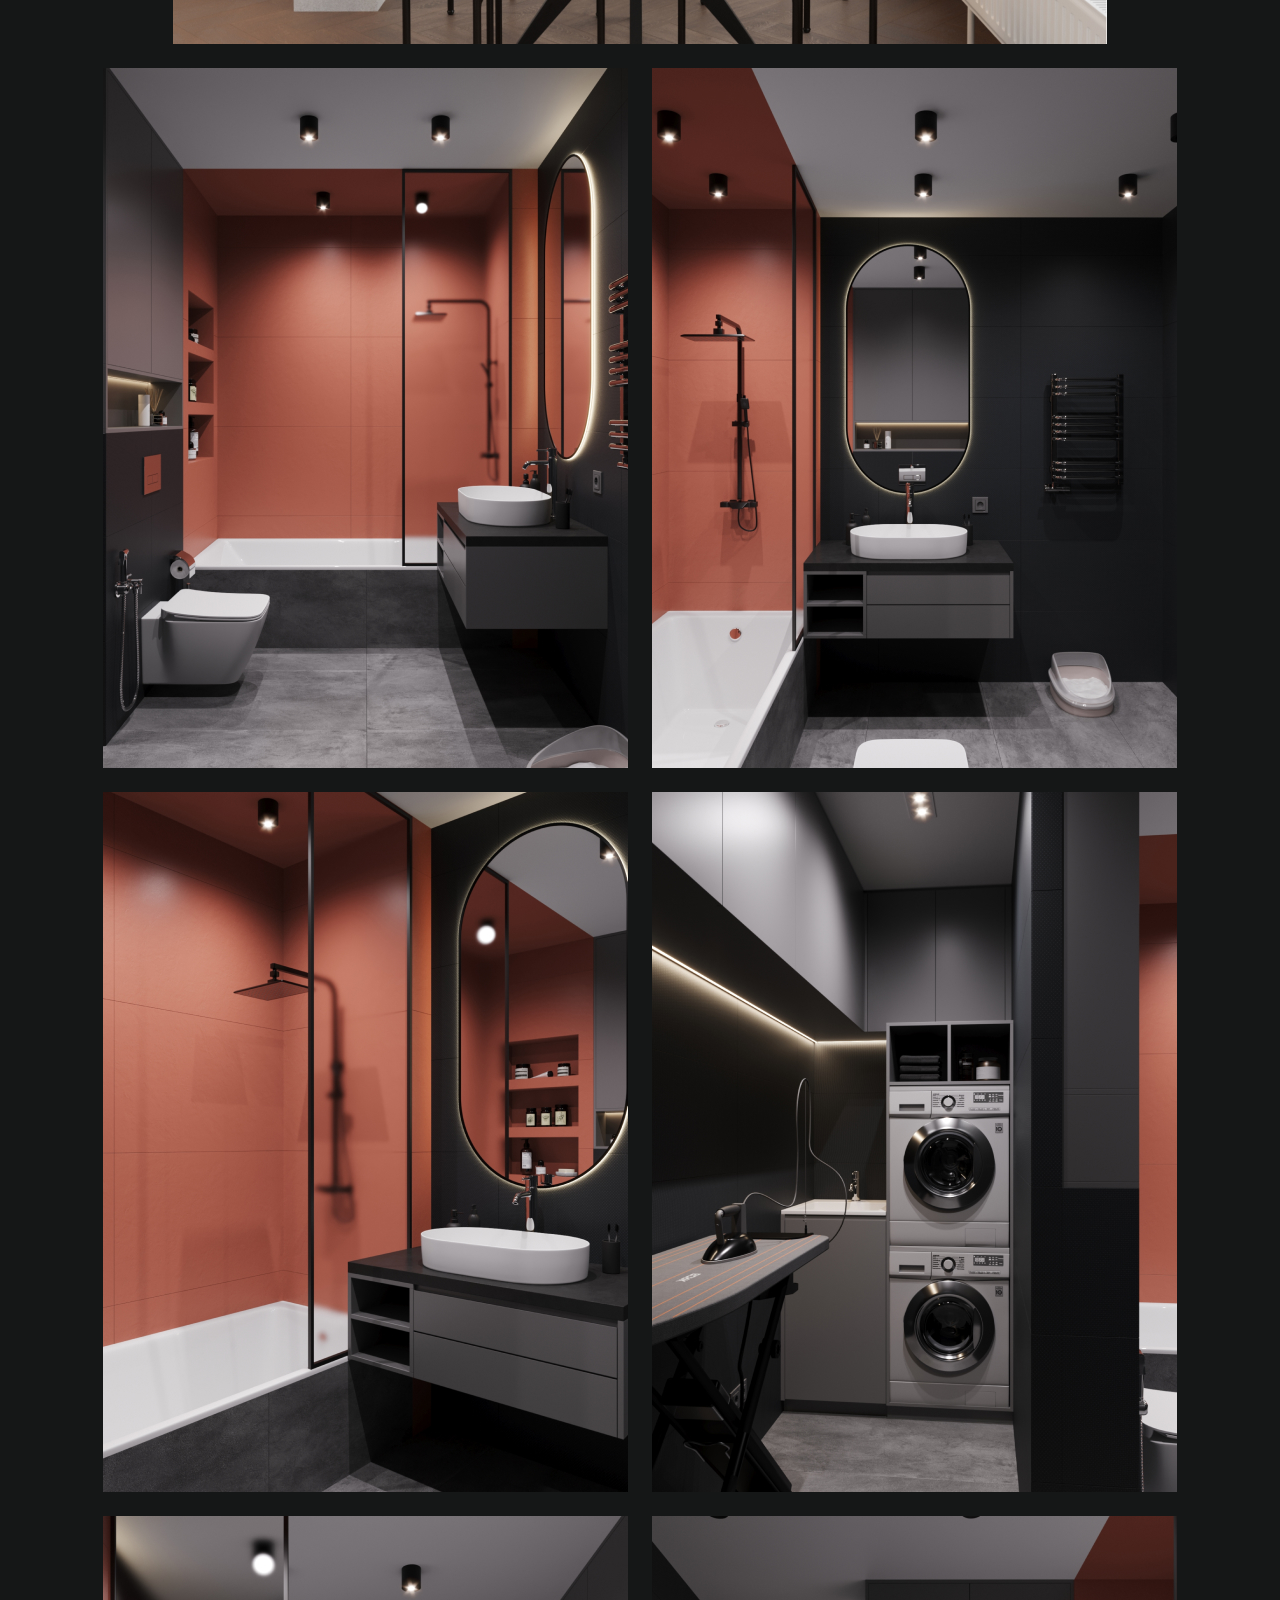
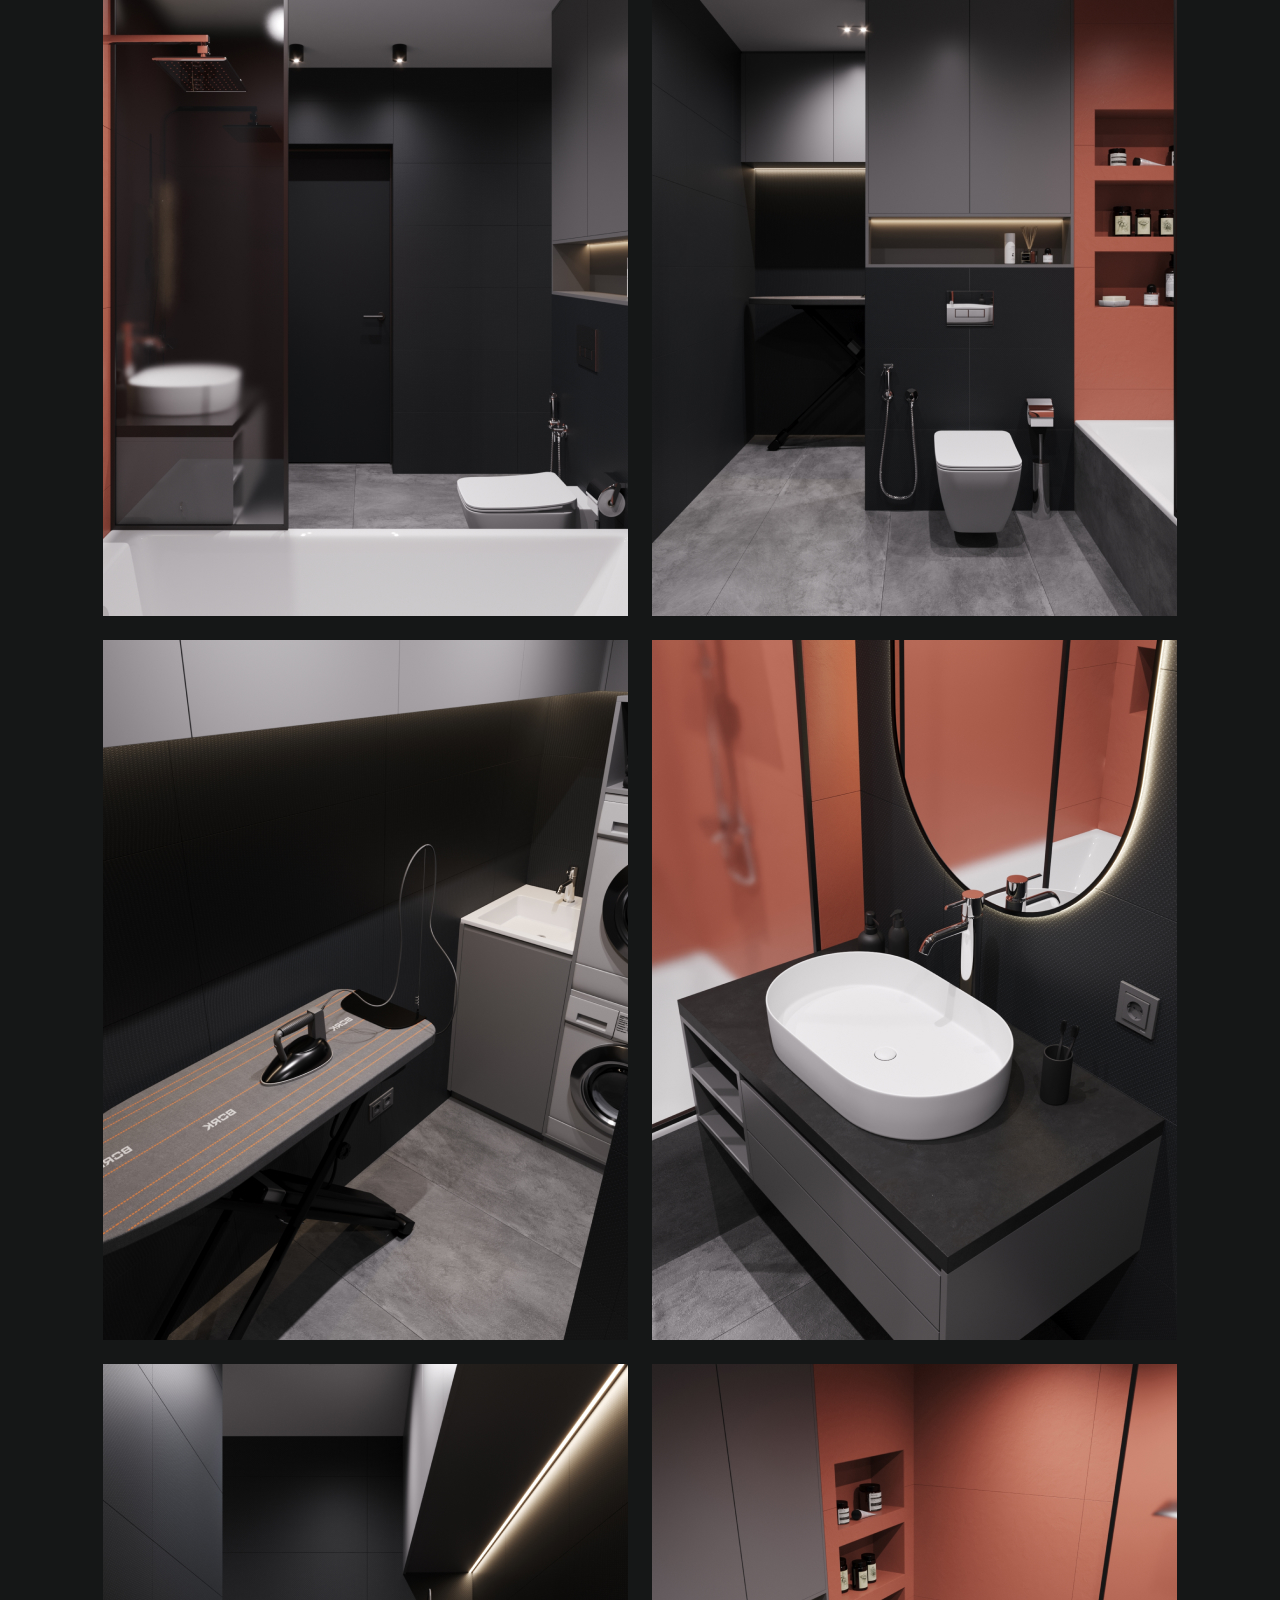
<file: portfolio/arbat.html>
<!DOCTYPE html>
<html lang="ru">
<head>
  <meta charset="UTF-8">
  <meta name="viewport" content="width=device-width, initial-scale=1.0">
  <meta name="description" content="Студия интерьерного дизайна в Алматы">
  <meta name="keywords" content="Студия интерьерного дизайна в Алматы">
  <title>Salta interiors | Портфолио</title>
  <link rel="apple-touch-icon" sizes="180x180" href="../apple-touch-icon.png">
  <link rel="icon" type="image/png" sizes="32x32" href="../favicon-32x32.png">
  <link rel="icon" type="image/png" sizes="16x16" href="../favicon-16x16.png">
  <link rel="mask-icon" href="../safari-pinned-tab.svg" color="#5bbad5">
  <meta name="msapplication-TileColor" content="#da532c">
  <meta name="theme-color" content="#ffffff">
  <link rel="stylesheet" href="../css/main.css?v=412">  
</head>
<body>
  <header>
    <div class="container">
      <a href="/" class="logo">
        <img src="../img/logo.svg" alt="">
      </a>
      <ul class="nav">
        <li>
          <a href="../#Portfolio">Портфолио</a>
        </li>
        <li>
          <a href="../#About">О нас</a>
        </li>
        <li>
          <a href="../#Services">Услуги</a>
        </li>
        <li>
          <a href="../#WhyWe">Почему мы</a>
        </li>
        <li>
          <a href="../#Contacts">Контакты</a>
        </li>
      </ul>
      <div class="header-right">
        <a href="tel:+77021907242">+7 702 190 72 42</a>
        <a href="https://www.instagram.com/salta.interiors/" target="_blank"><img src="../img/insta.svg" alt=""></a>
      </div>
      <div class="mob-nav">
        <span></span><span></span><span></span><span></span><span></span><span></span>
      </div>
    </div>
  </header>
<!--   <section class="breadcrumbs">
    <div class="container">
      <ul>
        <li>
          <a href="/">Главная</a>
        </li>
        <li><p>/</p></li>
        <li>
          <a href="../portfolio.html">Портфолио</a>
        </li>
        <li>
          <p>/</p>
        </li>
        <li>
          <p>Kazmebel</p>
        </li>
      </ul>
    </div>
  </section>
 -->
  <section class="main-prev" style="background:url('../img/portf/7/main.jpg')">
    <div class="top">
      <h1>ЖК “ARBAT”</h1>
      <p>Curabitur ullamcorper ultricies, tellus rhoncus tempus eget condimentum,sem quam semper liberoCurabitur ullamcorper ultricies, tellus rhoncus tempus eget </p>
    </div>
    <div class="bottom">
      Almaty, 2021
    </div>
  </section>

  <section class="images-portf">
    <div class="container">
      <img src="../img/portf/7/11.jpg" alt="">
      <img src="../img/portf/7/20.jpg" alt="">
      <img src="../img/portf/7/21.jpg" alt="">
      <img src="../img/portf/7/22.jpg" alt="">
      <img src="../img/portf/7/23.jpg" alt="">
      <img src="../img/portf/7/12.jpg" alt="">
      <img src="../img/portf/7/13.jpg" alt="">
      <img src="../img/portf/7/14.jpg" alt="">
      <img src="../img/portf/7/15.jpg" alt="">
      <img src="../img/portf/7/16.jpg" alt="">
      <img src="../img/portf/7/17.jpg" alt="">
      <img src="../img/portf/7/18.jpg" alt="">
      <img src="../img/portf/7/19.jpg" alt="">
      <img src="../img/portf/7/24.jpg" alt="">
      <img src="../img/portf/7/25.jpg" alt="">
      <img src="../img/portf/7/26.jpg" alt="">
      <img src="../img/portf/7/27.jpg" alt="">
      <img src="../img/portf/7/1.jpg" alt="">
      <img src="../img/portf/7/2.jpg" alt="">
      <img src="../img/portf/7/3.jpg" alt="">
      <img src="../img/portf/7/4.jpg" alt="">
      <img src="../img/portf/7/5.jpg" alt="">
      <img src="../img/portf/7/6.jpg" alt="">
      <img src="../img/portf/7/7.jpg" alt="">
      <img src="../img/portf/7/8.jpg" alt="">
      <img src="../img/portf/7/9.jpg" alt="">
      <img src="../img/portf/7/10.jpg" alt="">
      <img src="../img/portf/7/28.jpg" alt="">
      <img src="../img/portf/7/29.jpg" alt="">
      <img src="../img/portf/7/30.jpg" alt="">
      <img src="../img/portf/7/31.jpg" alt="">
      <img src="../img/portf/7/32.jpg" alt="">
      <img src="../img/portf/7/33.jpg" alt="">
      <img src="../img/portf/7/34.jpg" alt="">
      <img src="../img/portf/7/35.jpg" alt="">
      <img src="../img/portf/7/36.jpg" alt="">
      <img src="../img/portf/7/37.jpg" alt="">
      <img src="../img/portf/7/38.jpg" alt="">
      <img src="../img/portf/7/39.jpg" alt="">
      <img src="../img/portf/7/40.jpg" alt="">
      <img src="../img/portf/7/41.jpg" alt="">
      <img src="../img/portf/7/42.jpg" alt="">
      <img src="../img/portf/7/43.jpg" alt="">
      <img src="../img/portf/7/44.jpg" alt="">
      <img src="../img/portf/7/45.jpg" alt="">
    </div>
  </section>
  <a href="https://api.whatsapp.com/send/?phone=77021907242" id="whatsapp">
    <img src="../img/whatsapp.svg" alt="">
  </a>
  <script src="../js/main.js?v=412"></script>
</body>
</html>
</file>
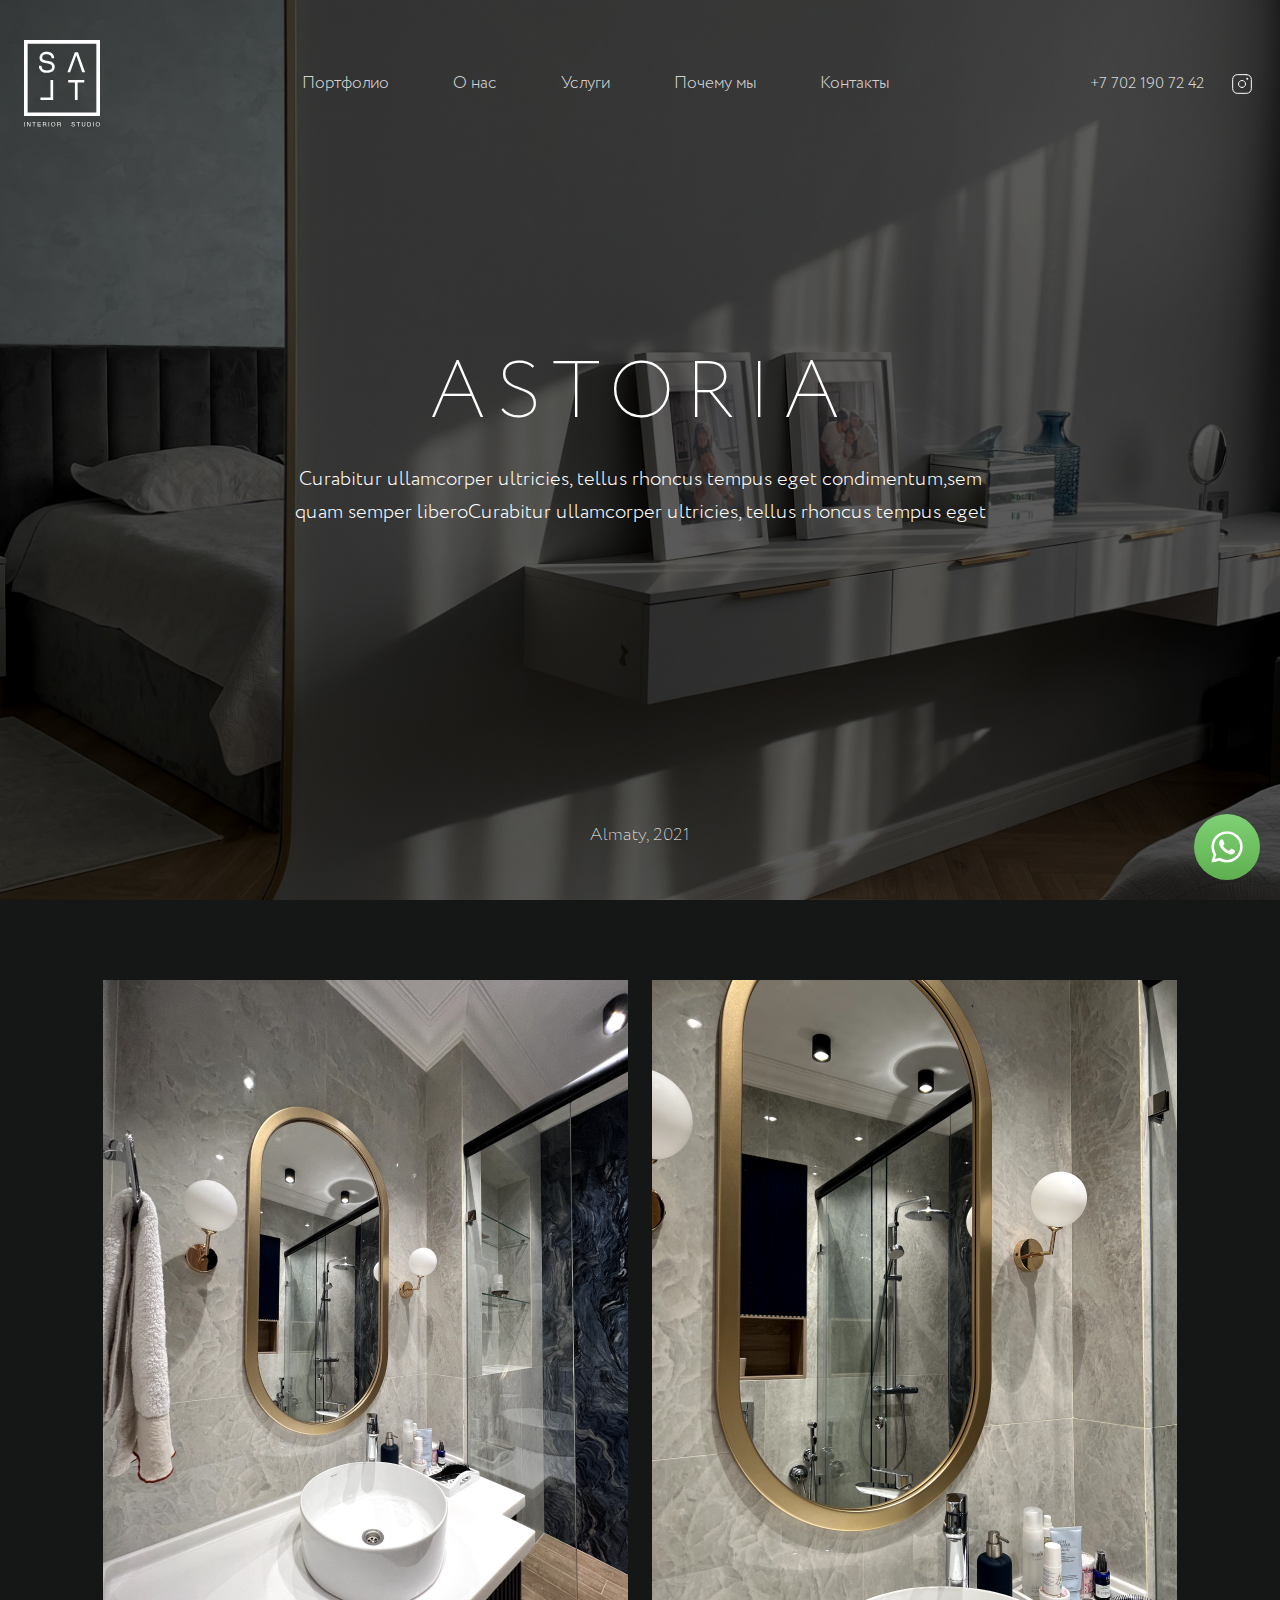
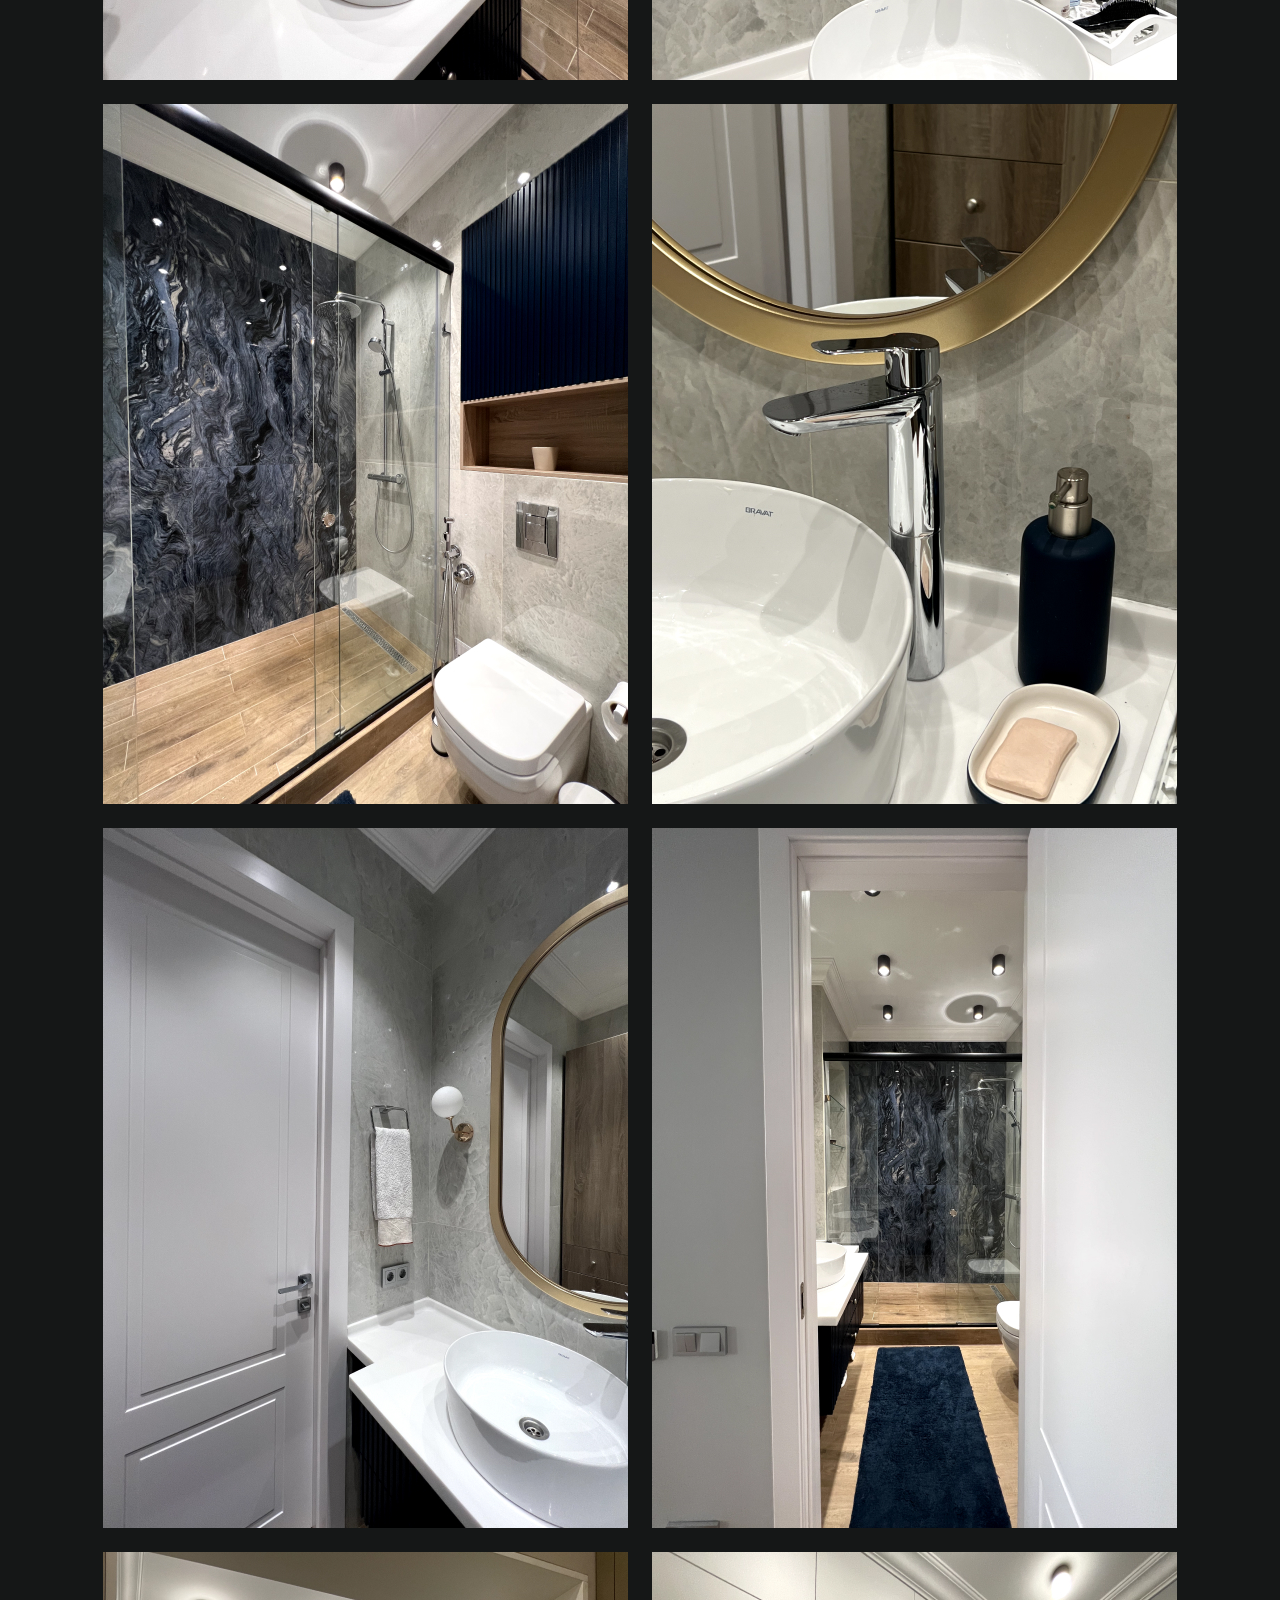
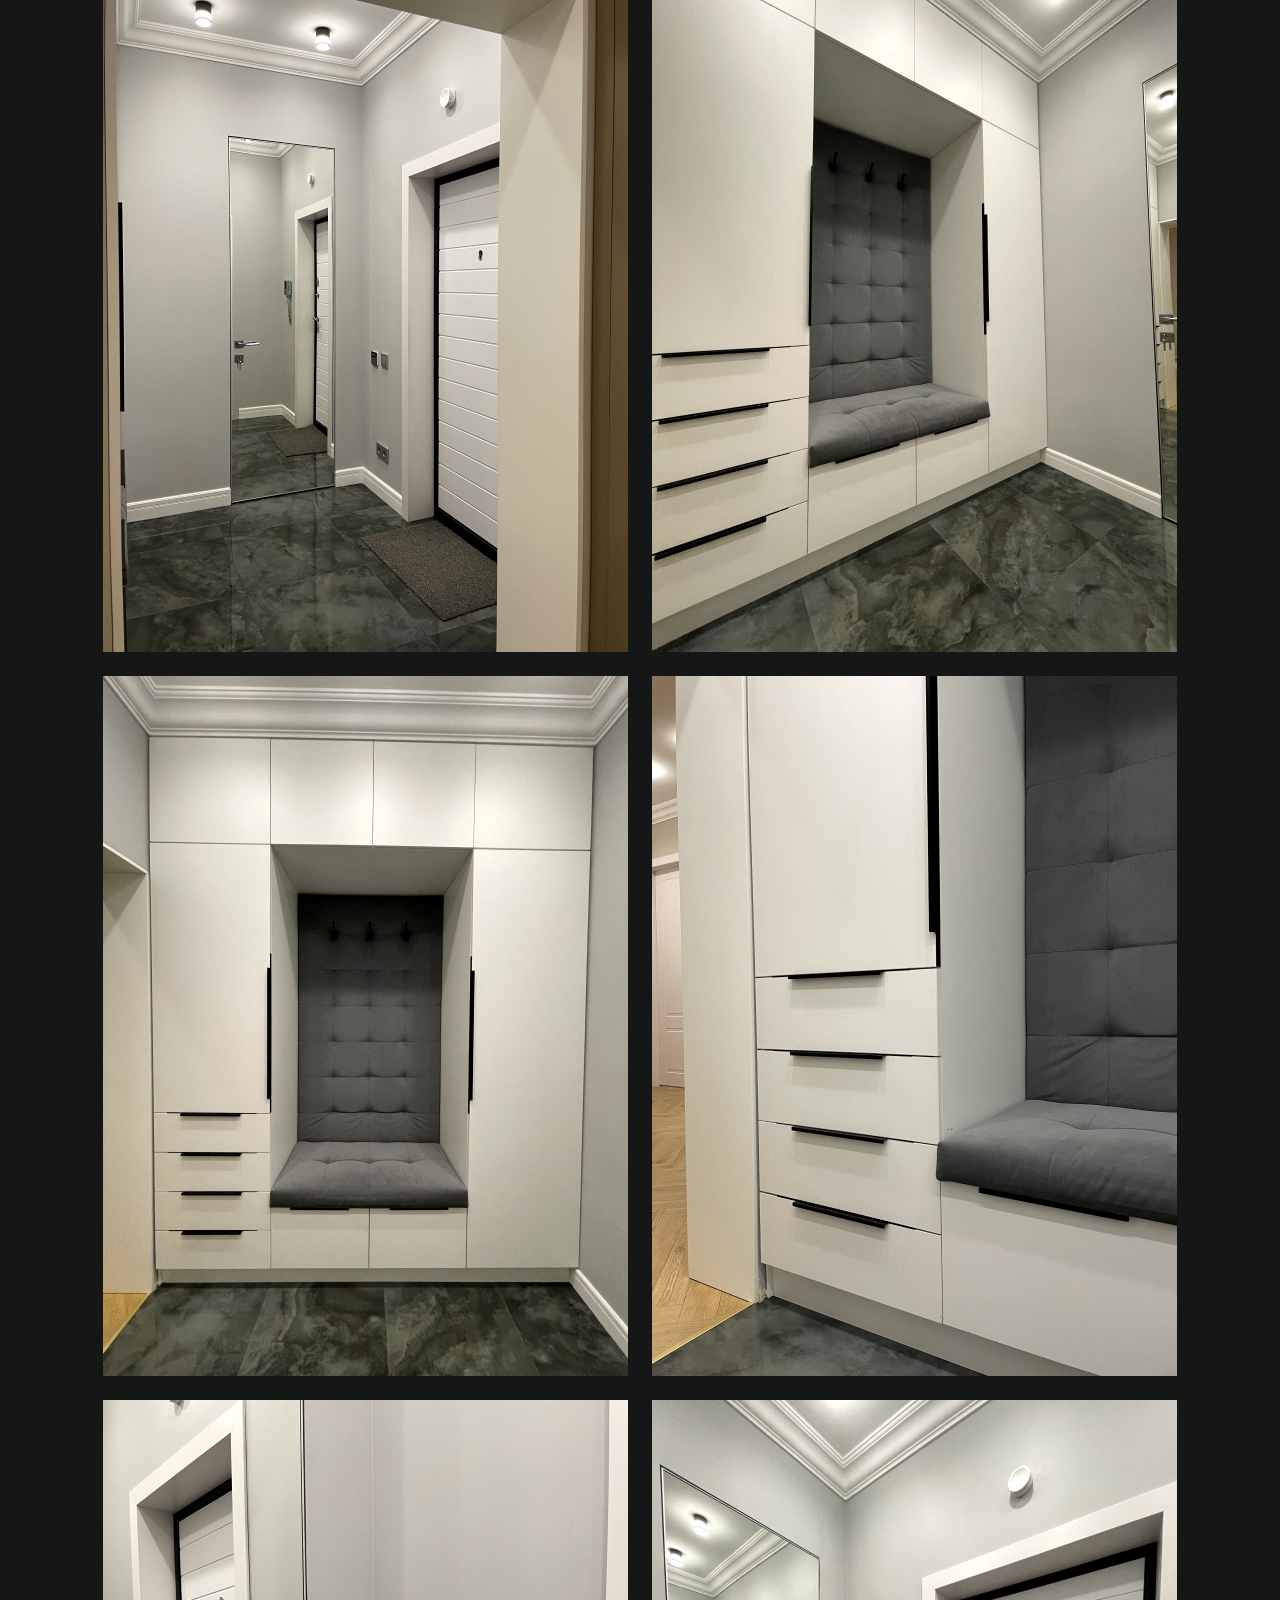
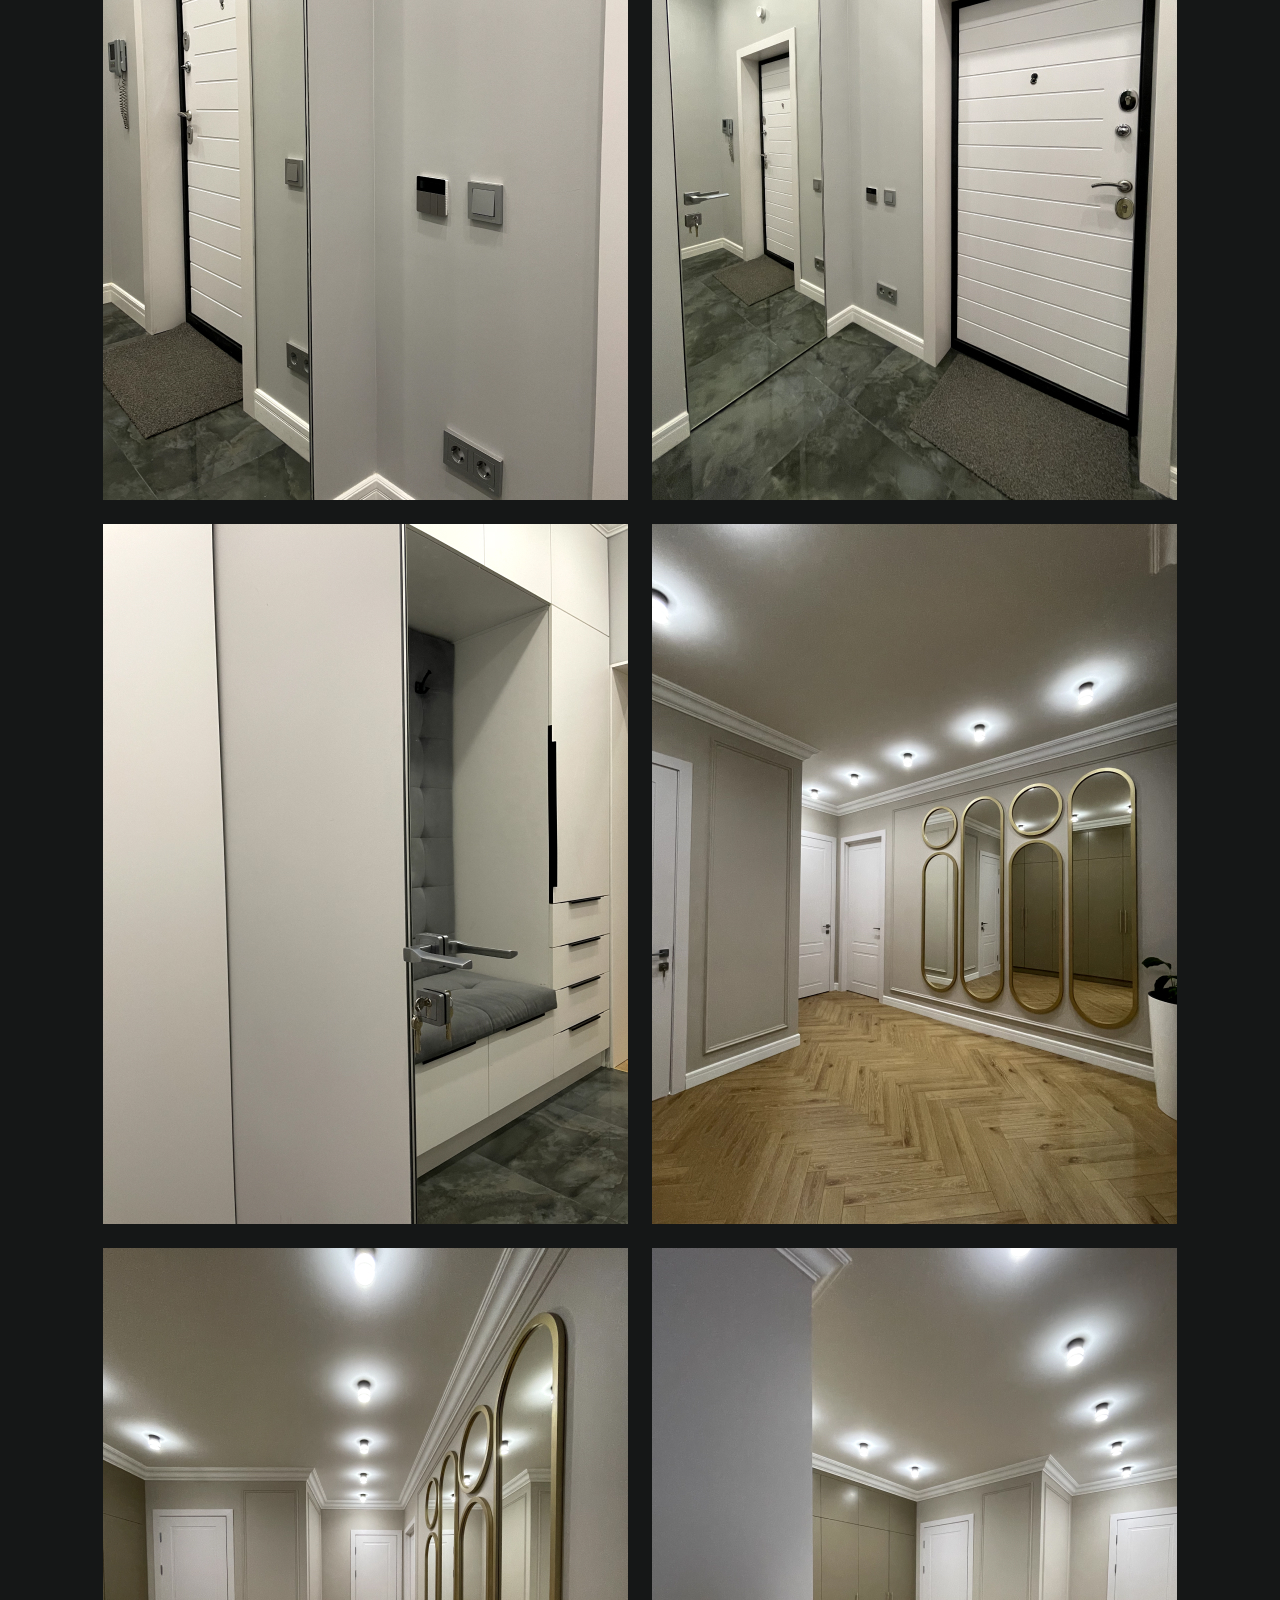
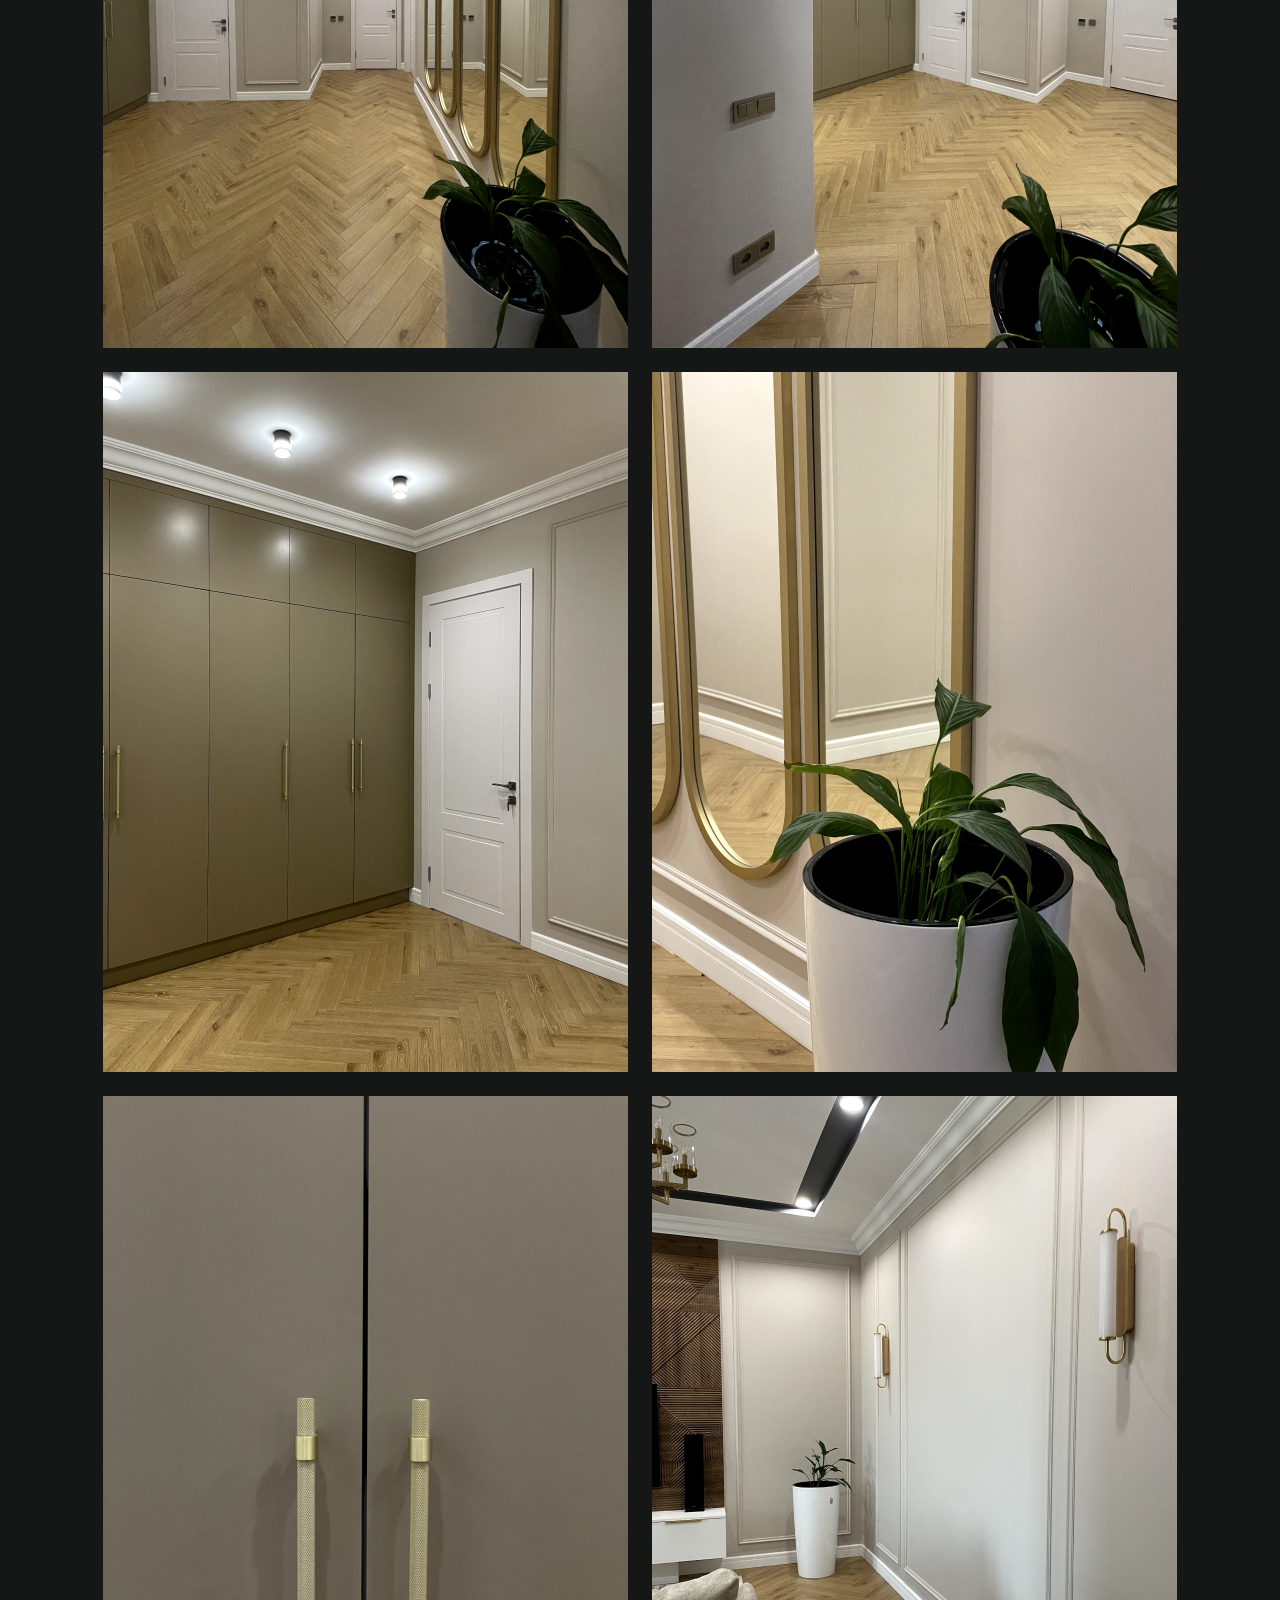
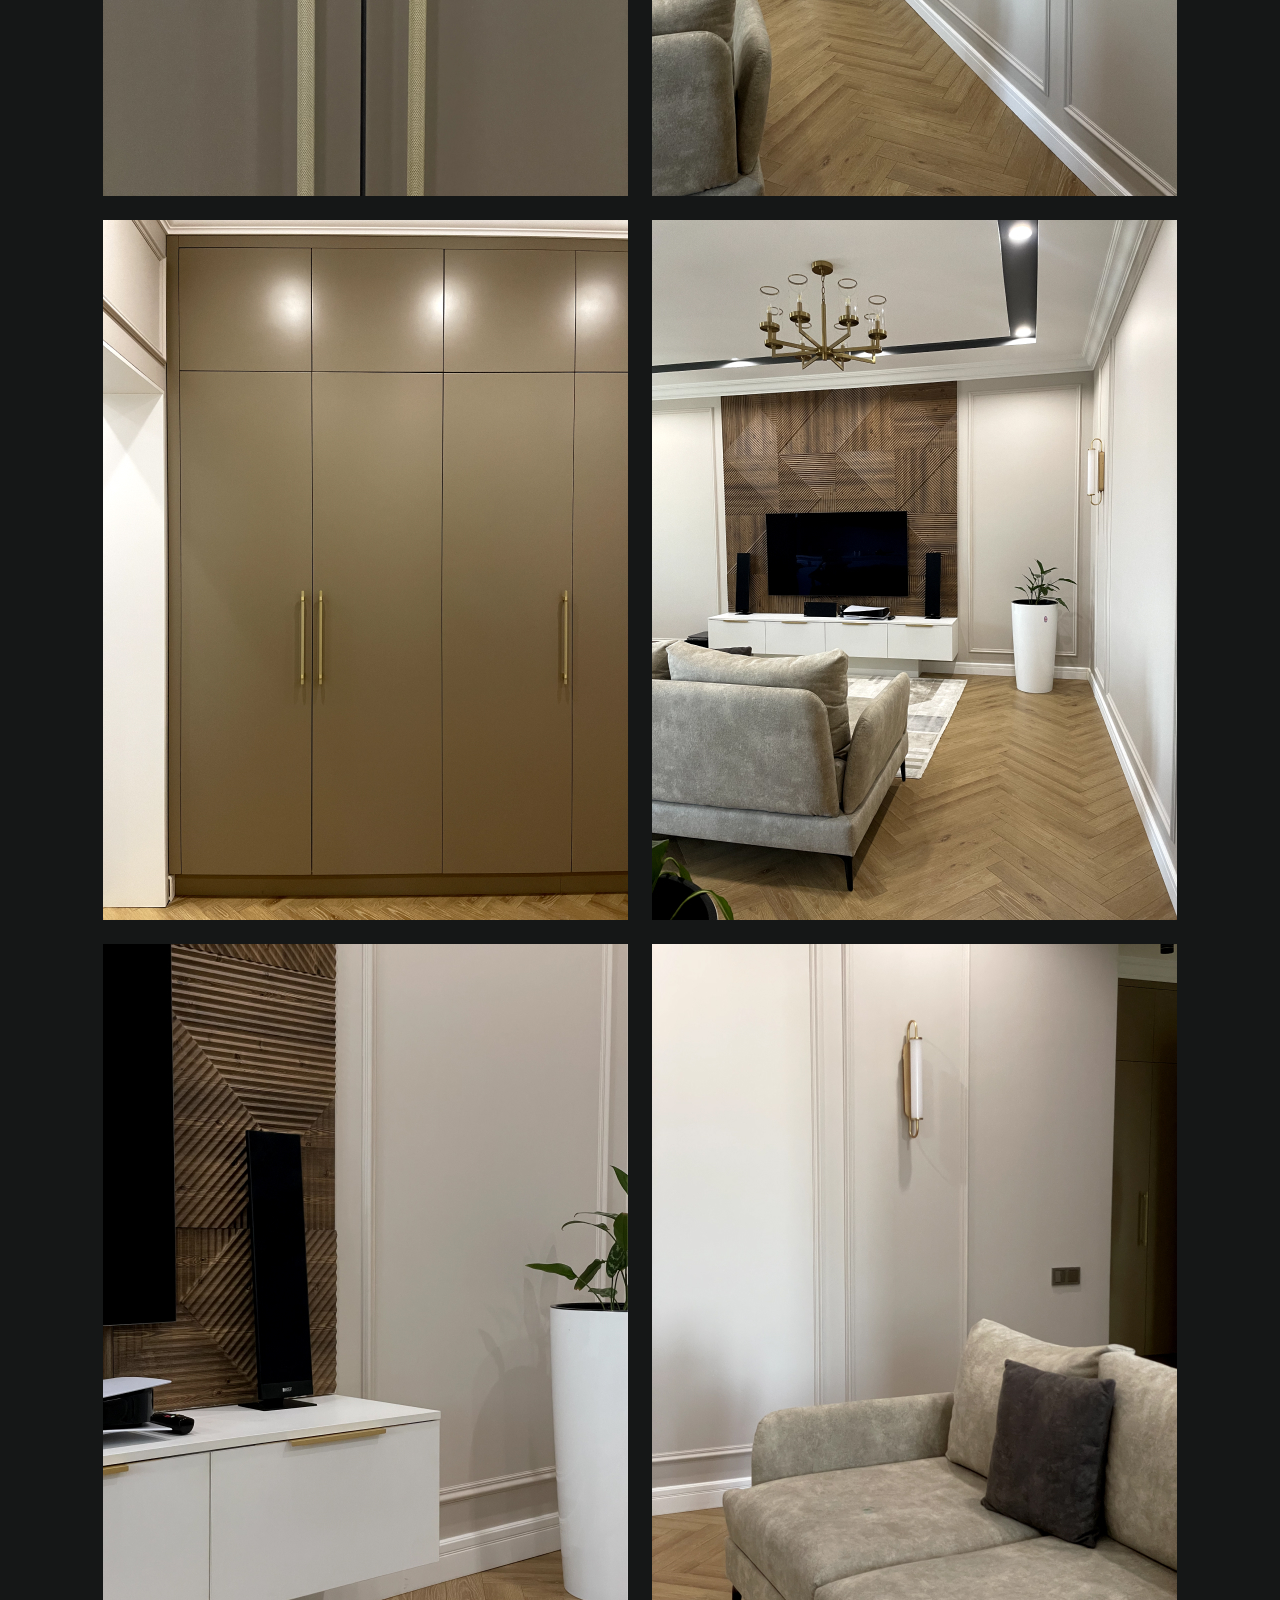
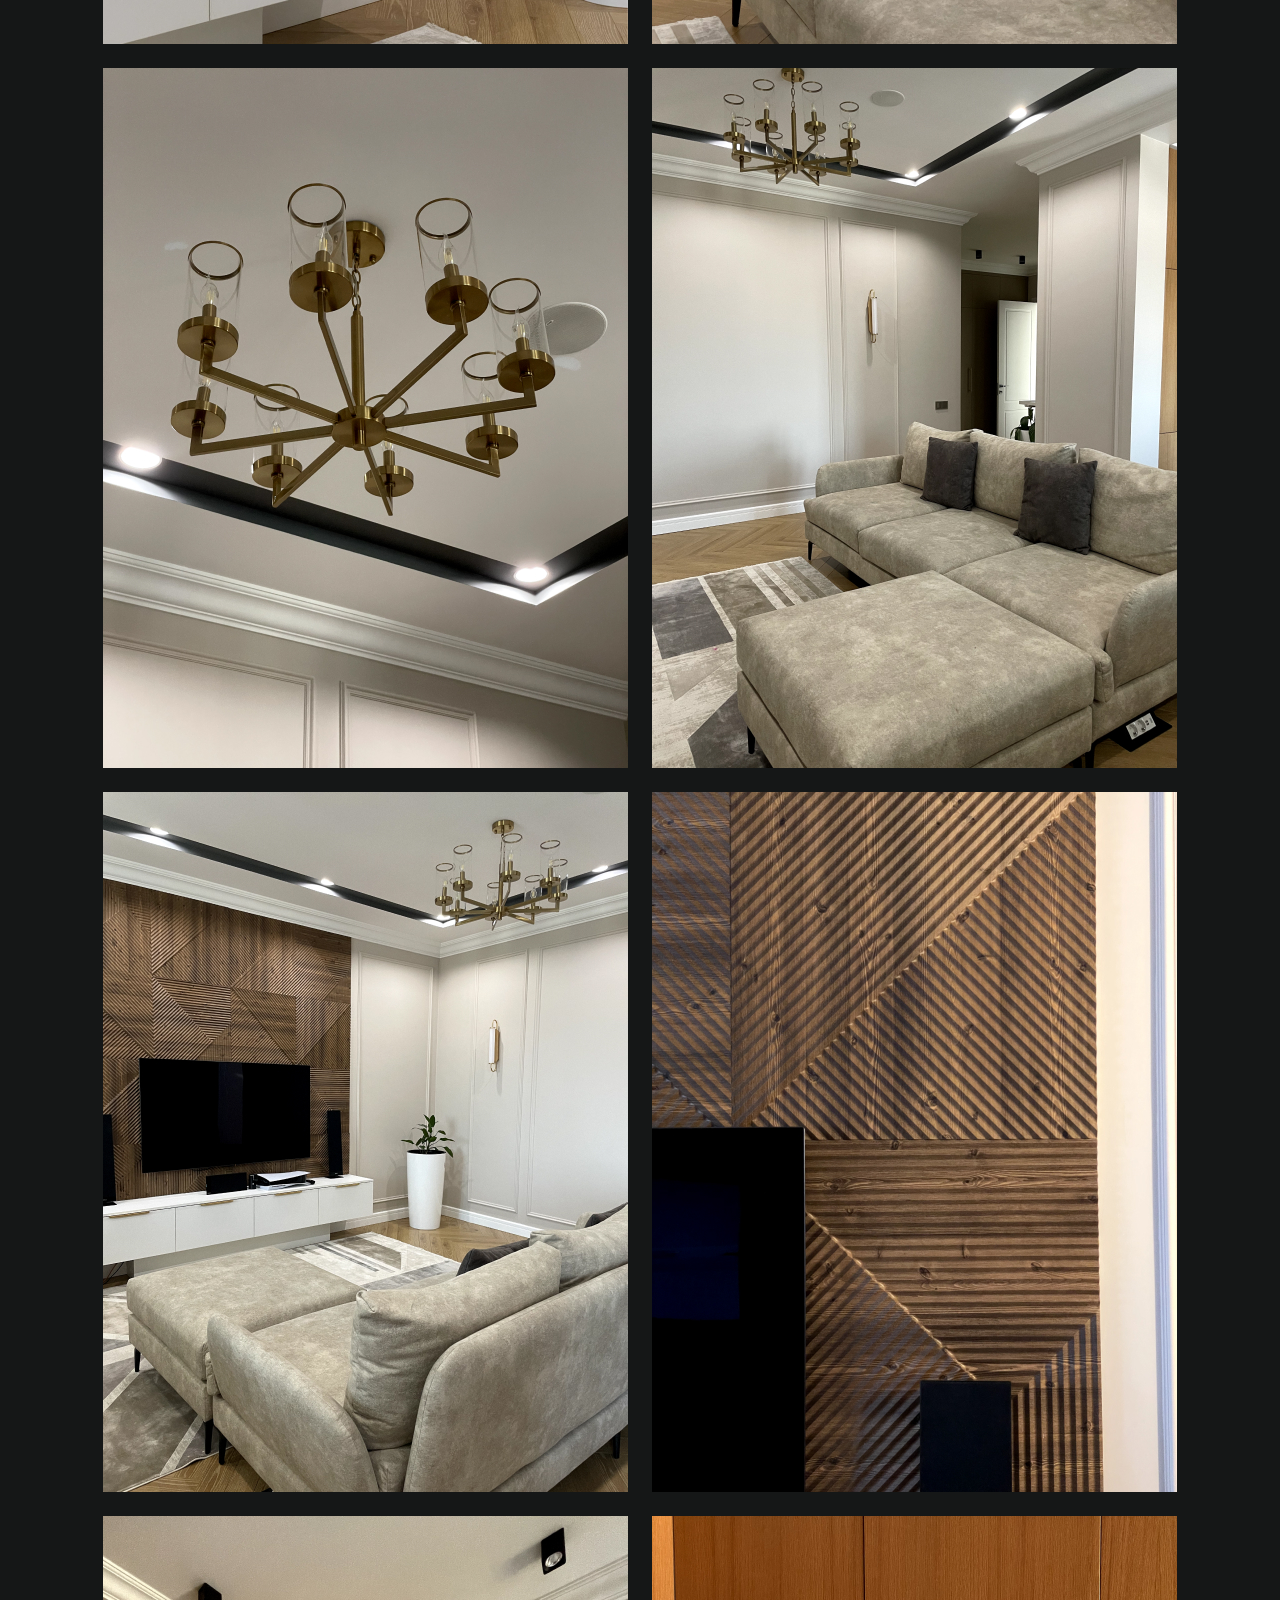
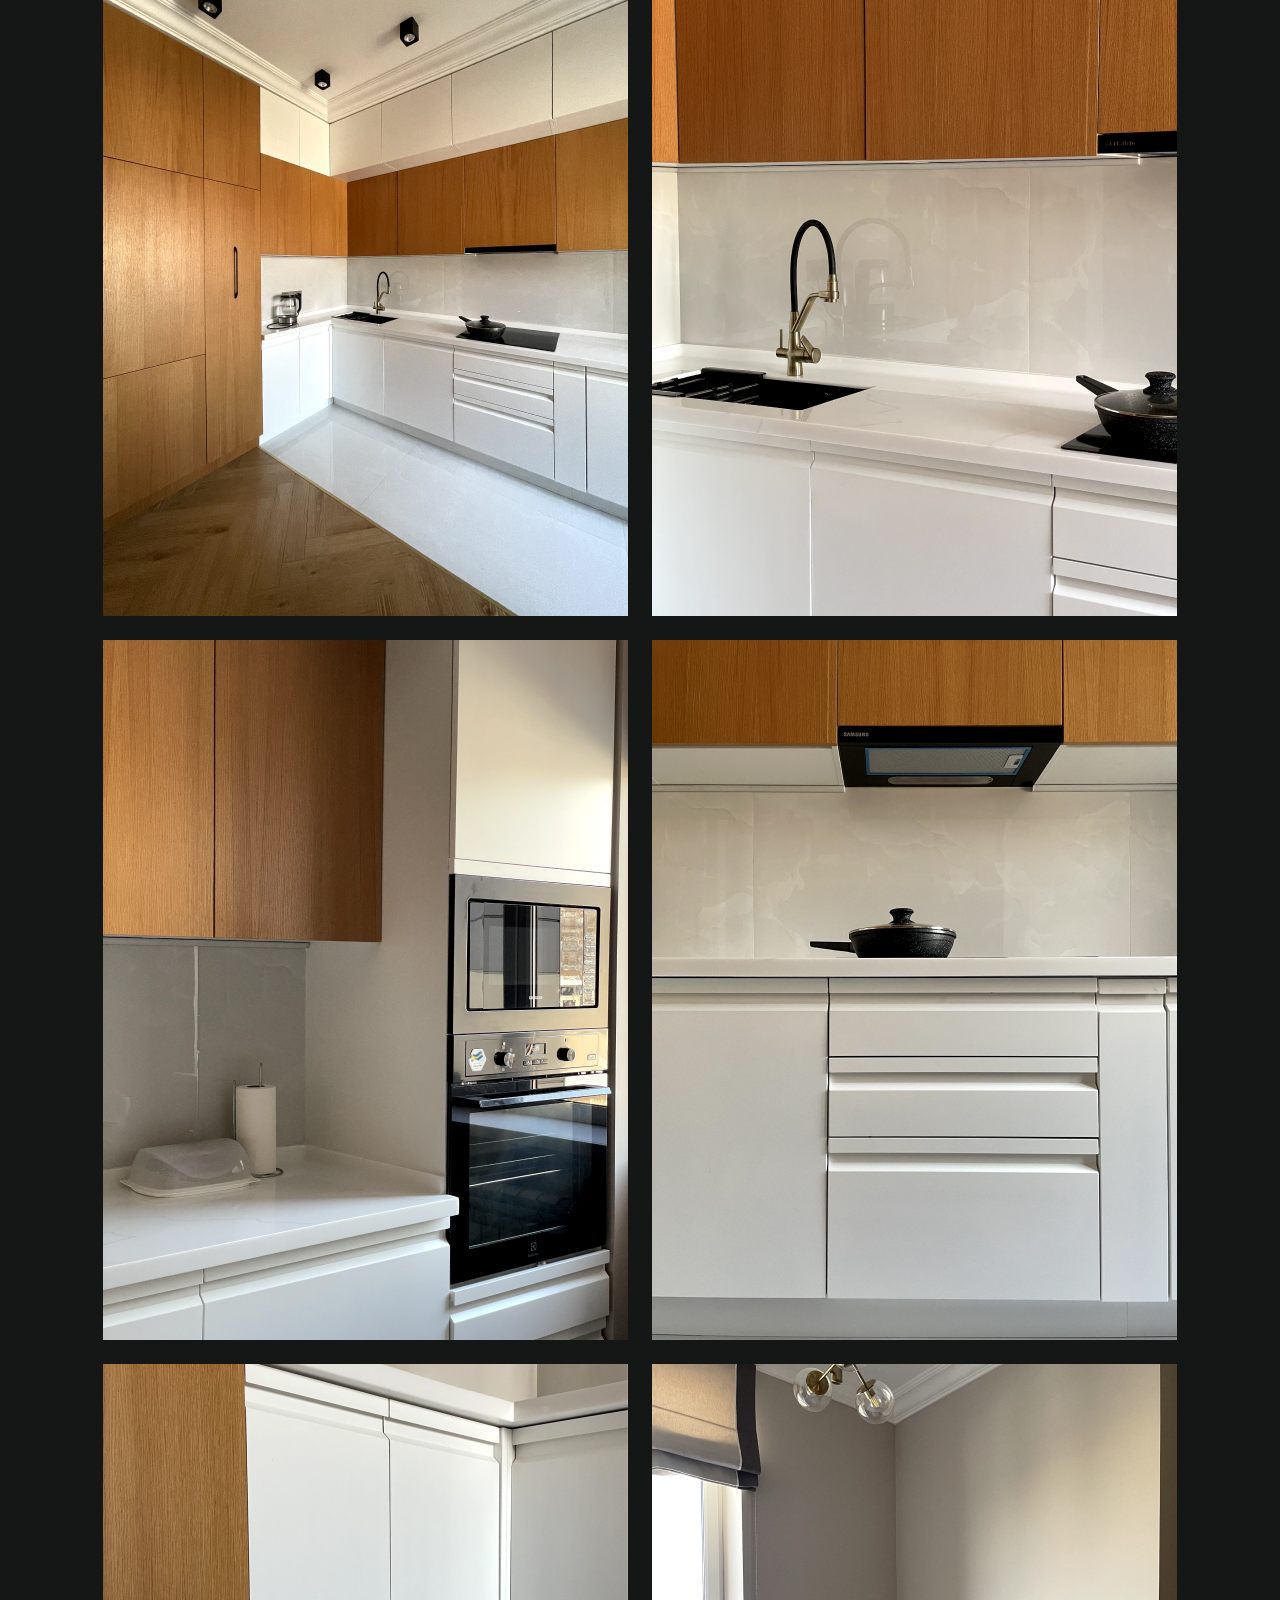
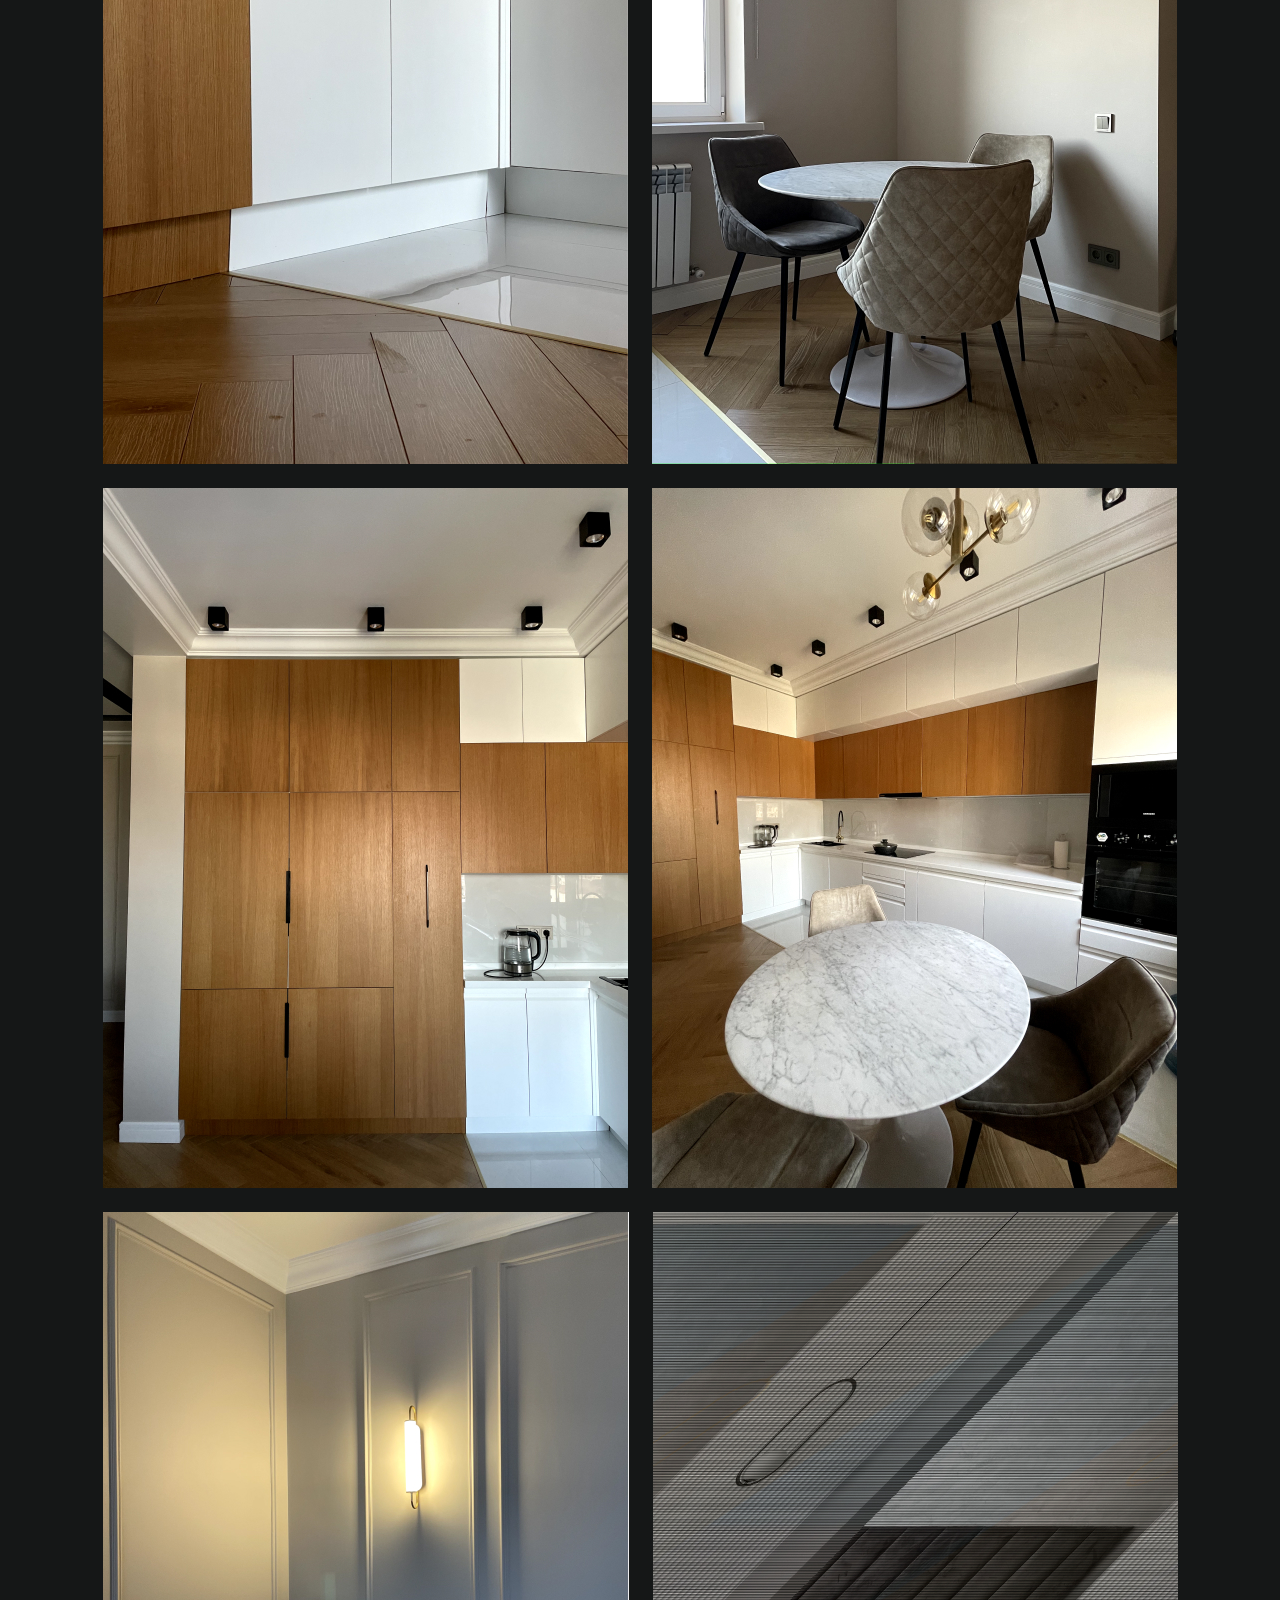
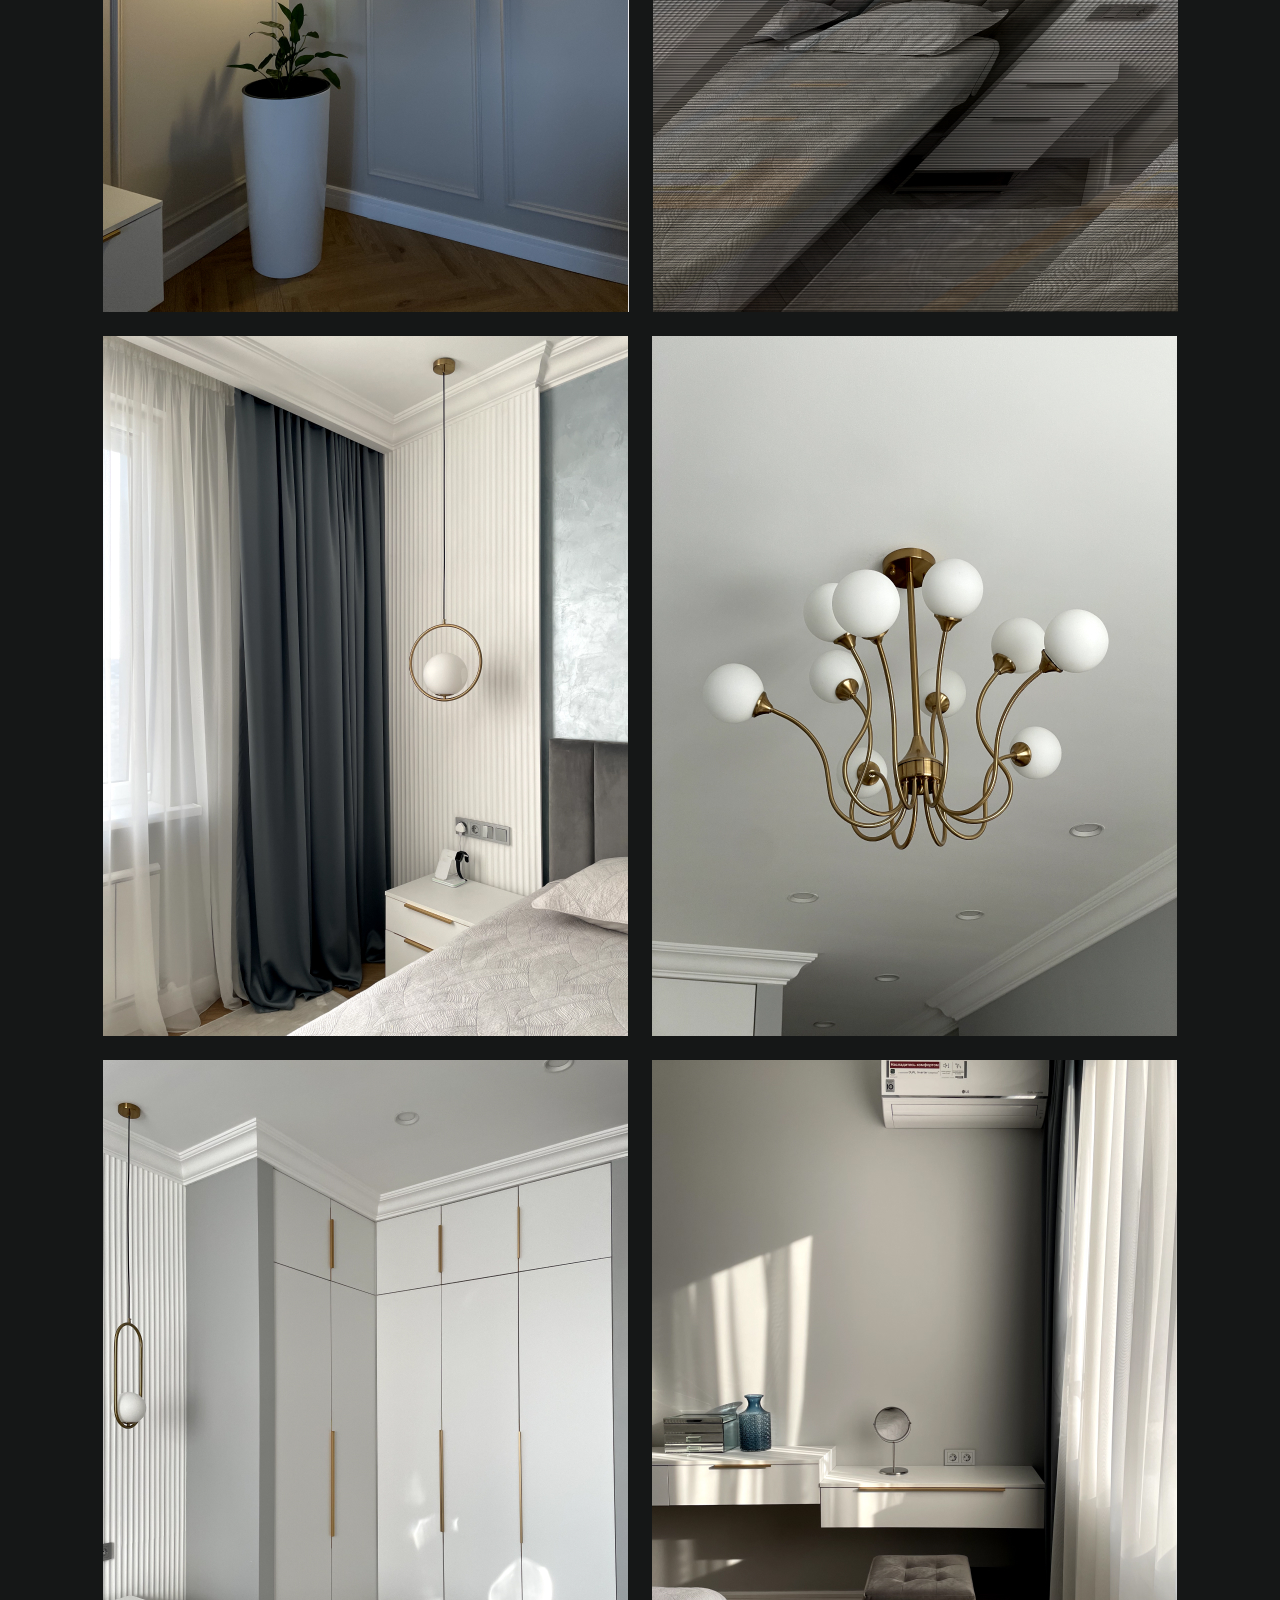
<file: portfolio/astoria.html>
<!DOCTYPE html>
<html lang="ru">
<head>
  <meta charset="UTF-8">
  <meta name="viewport" content="width=device-width, initial-scale=1.0">
  <meta name="description" content="Студия интерьерного дизайна в Алматы">
  <meta name="keywords" content="Студия интерьерного дизайна в Алматы">
  <title>Salta interiors | Портфолио</title>
  <link rel="apple-touch-icon" sizes="180x180" href="../apple-touch-icon.png">
  <link rel="icon" type="image/png" sizes="32x32" href="../favicon-32x32.png">
  <link rel="icon" type="image/png" sizes="16x16" href="../favicon-16x16.png">
  <link rel="mask-icon" href="../safari-pinned-tab.svg" color="#5bbad5">
  <meta name="msapplication-TileColor" content="#da532c">
  <meta name="theme-color" content="#ffffff">
  <link rel="stylesheet" href="../css/main.css?v=412">  
</head>
<body>
  <header>
    <div class="container">
      <a href="/" class="logo">
        <img src="../img/logo.svg" alt="">
      </a>
      <ul class="nav">
        <li>
          <a href="../#Portfolio">Портфолио</a>
        </li>
        <li>
          <a href="../#About">О нас</a>
        </li>
        <li>
          <a href="../#Services">Услуги</a>
        </li>
        <li>
          <a href="../#WhyWe">Почему мы</a>
        </li>
        <li>
          <a href="../#Contacts">Контакты</a>
        </li>
      </ul>
      <div class="header-right">
        <a href="tel:+77021907242">+7 702 190 72 42</a>
        <a href="https://www.instagram.com/salta.interiors/" target="_blank"><img src="../img/insta.svg" alt=""></a>
      </div>
      <div class="mob-nav">
        <span></span><span></span><span></span><span></span><span></span><span></span>
      </div>
    </div>
  </header>
<!--   <section class="breadcrumbs">
    <div class="container">
      <ul>
        <li>
          <a href="/">Главная</a>
        </li>
        <li><p>/</p></li>
        <li>
          <a href="../portfolio.html">Портфолио</a>
        </li>
        <li>
          <p>/</p>
        </li>
        <li>
          <p>Kazmebel</p>
        </li>
      </ul>
    </div>
  </section>
 -->
  <section class="main-prev" style="background:url('../img/portf/3/main.jpg')">
    <div class="top">
      <h1>Astoria</h1>
      <p>Curabitur ullamcorper ultricies, tellus rhoncus tempus eget condimentum,sem quam semper liberoCurabitur ullamcorper ultricies, tellus rhoncus tempus eget </p>
    </div>
    <div class="bottom">
      Almaty, 2021
    </div>
  </section>

  <section class="images-portf">
    <div class="container">
      <img src="../img/portf/3/1.jpg" alt="">
      <img src="../img/portf/3/2.jpg" alt="">
      <img src="../img/portf/3/3.jpg" alt="">
      <img src="../img/portf/3/4.jpg" alt="">
      <img src="../img/portf/3/5.jpg" alt="">
      <img src="../img/portf/3/6.jpg" alt="">
      <img src="../img/portf/3/7.jpg" alt="">
      <img src="../img/portf/3/8.jpg" alt="">
      <img src="../img/portf/3/9.jpg" alt="">
      <img src="../img/portf/3/10.jpg" alt="">
      <img src="../img/portf/3/11.jpg" alt="">
      <img src="../img/portf/3/12.jpg" alt="">
      <img src="../img/portf/3/13.jpg" alt="">
      <img src="../img/portf/3/14.jpg" alt="">
      <img src="../img/portf/3/15.jpg" alt="">
      <img src="../img/portf/3/16.jpg" alt="">
      <img src="../img/portf/3/17.jpg" alt="">
      <img src="../img/portf/3/18.jpg" alt="">
      <img src="../img/portf/3/19.jpg" alt="">
      <img src="../img/portf/3/20.jpg" alt="">
      <img src="../img/portf/3/21.jpg" alt="">
      <img src="../img/portf/3/22.jpg" alt="">
      <img src="../img/portf/3/23.jpg" alt="">
      <img src="../img/portf/3/24.jpg" alt="">
      <img src="../img/portf/3/25.jpg" alt="">
      <img src="../img/portf/3/26.jpg" alt="">
      <img src="../img/portf/3/27.jpg" alt="">
      <img src="../img/portf/3/28.jpg" alt="">
      <img src="../img/portf/3/29.jpg" alt="">
      <img src="../img/portf/3/30.jpg" alt="">
      <img src="../img/portf/3/31.jpg" alt="">
      <img src="../img/portf/3/32.jpg" alt="">
      <img src="../img/portf/3/33.jpg" alt="">
      <img src="../img/portf/3/34.jpg" alt="">
      <img src="../img/portf/3/35.jpg" alt="">
      <img src="../img/portf/3/36.jpg" alt="">
      <img src="../img/portf/3/37.jpg" alt="">
      <img src="../img/portf/3/38.jpg" alt="">
      <img src="../img/portf/3/39.jpg" alt="">
      <img src="../img/portf/3/40.jpg" alt="">
      <img src="../img/portf/3/41.jpg" alt="">
      <img src="../img/portf/3/42.jpg" alt="">
      <img src="../img/portf/3/43.jpg" alt="">
      <img src="../img/portf/3/44.jpg" alt="">
      <img src="../img/portf/3/45.jpg" alt="">
      <img src="../img/portf/3/46.jpg" alt="">
      <img src="../img/portf/3/47.jpg" alt="">
      <img src="../img/portf/3/48.jpg" alt="">
      <img src="../img/portf/3/49.jpg" alt="">
      <img src="../img/portf/3/50.jpg" alt="">
      <img src="../img/portf/3/51.jpg" alt="">
      <img src="../img/portf/3/52.jpg" alt="">
      <img src="../img/portf/3/53.jpg" alt="">
      <img src="../img/portf/3/54.jpg" alt="">
      <img src="../img/portf/3/55.jpg" alt="">
      <img src="../img/portf/3/56.jpg" alt="">
      <img src="../img/portf/3/57.jpg" alt="">
      <img src="../img/portf/3/58.jpg" alt="">
      <img src="../img/portf/3/59.jpg" alt="">
      <img src="../img/portf/3/60.jpg" alt="">
      <img src="../img/portf/3/61.jpg" alt="">
      <img src="../img/portf/3/62.jpg" alt="">
      <img src="../img/portf/3/63.jpg" alt="">
      <img src="../img/portf/3/64.jpg" alt="">
    </div>
  </section>
  <a href="https://api.whatsapp.com/send/?phone=77021907242" id="whatsapp">
    <img src="../img/whatsapp.svg" alt="">
  </a>
  <script src="../js/main.js?v=412"></script>
</body>
</html>
</file>
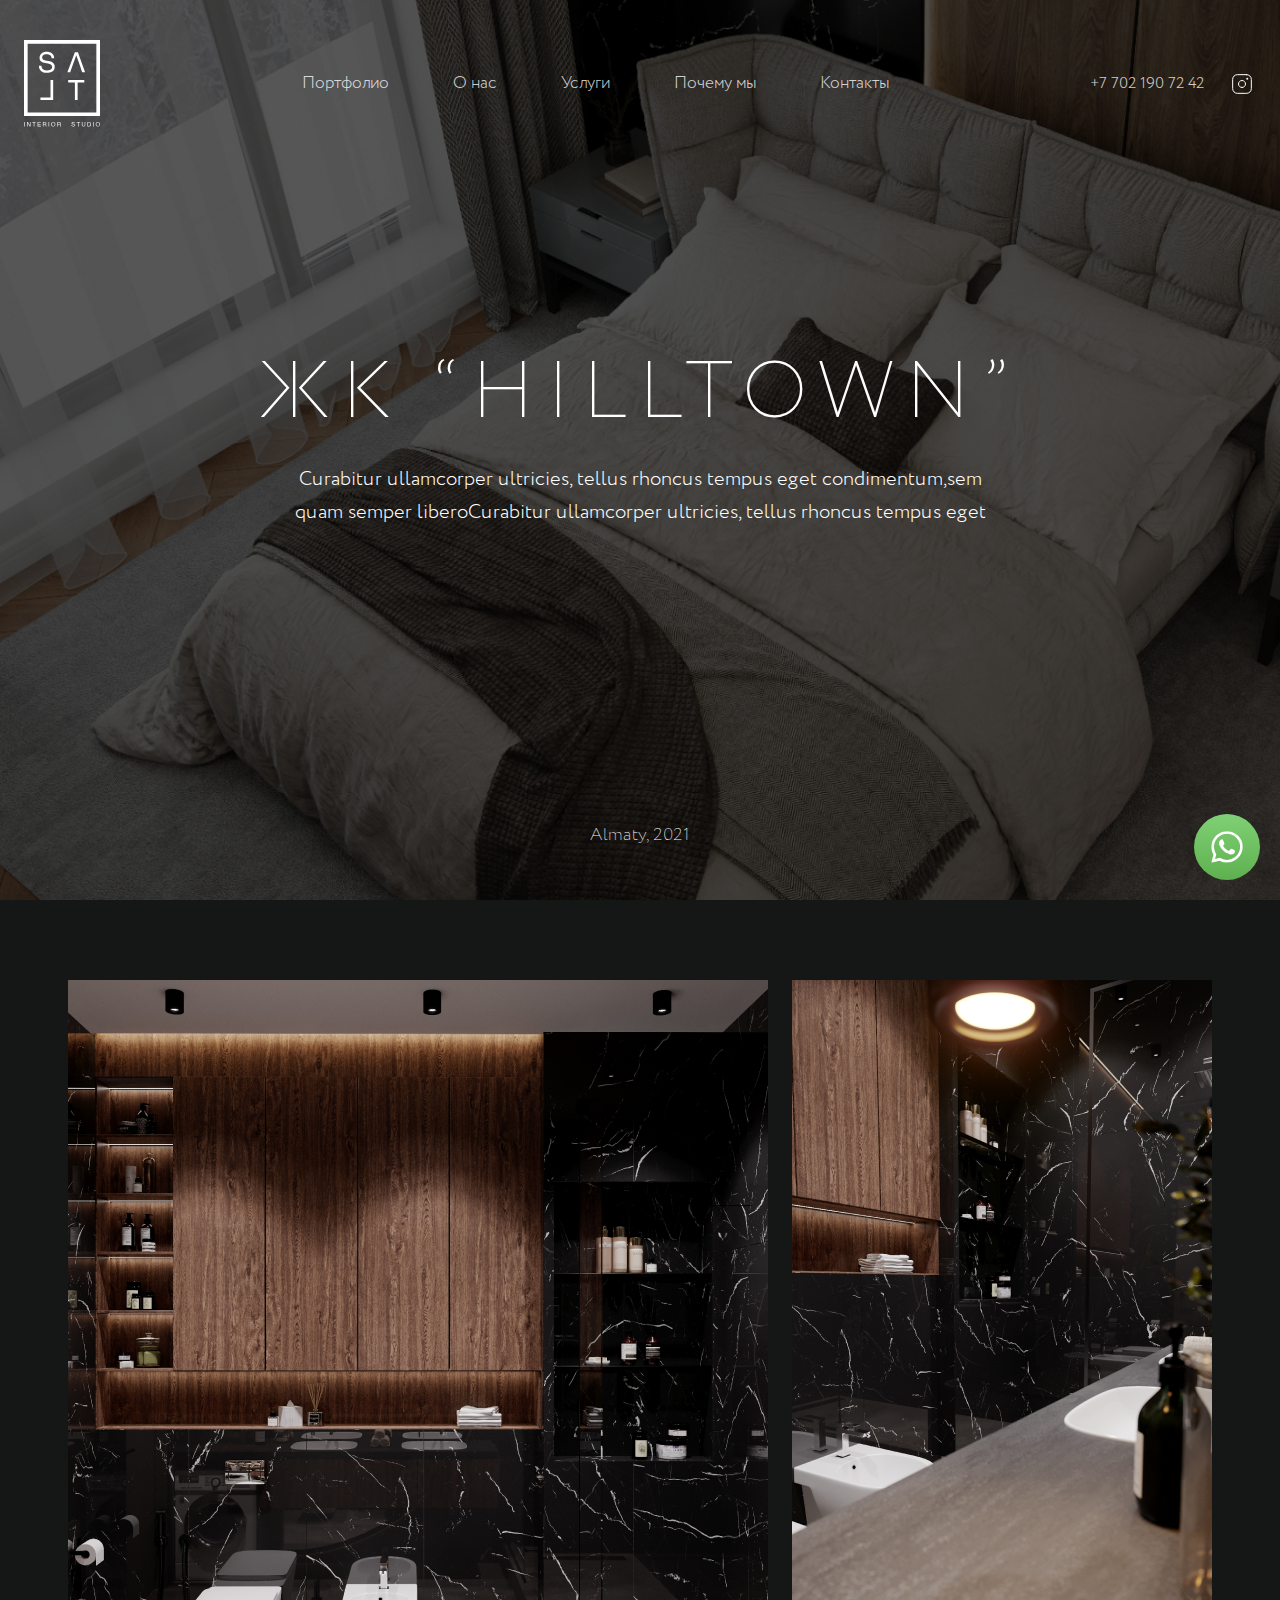
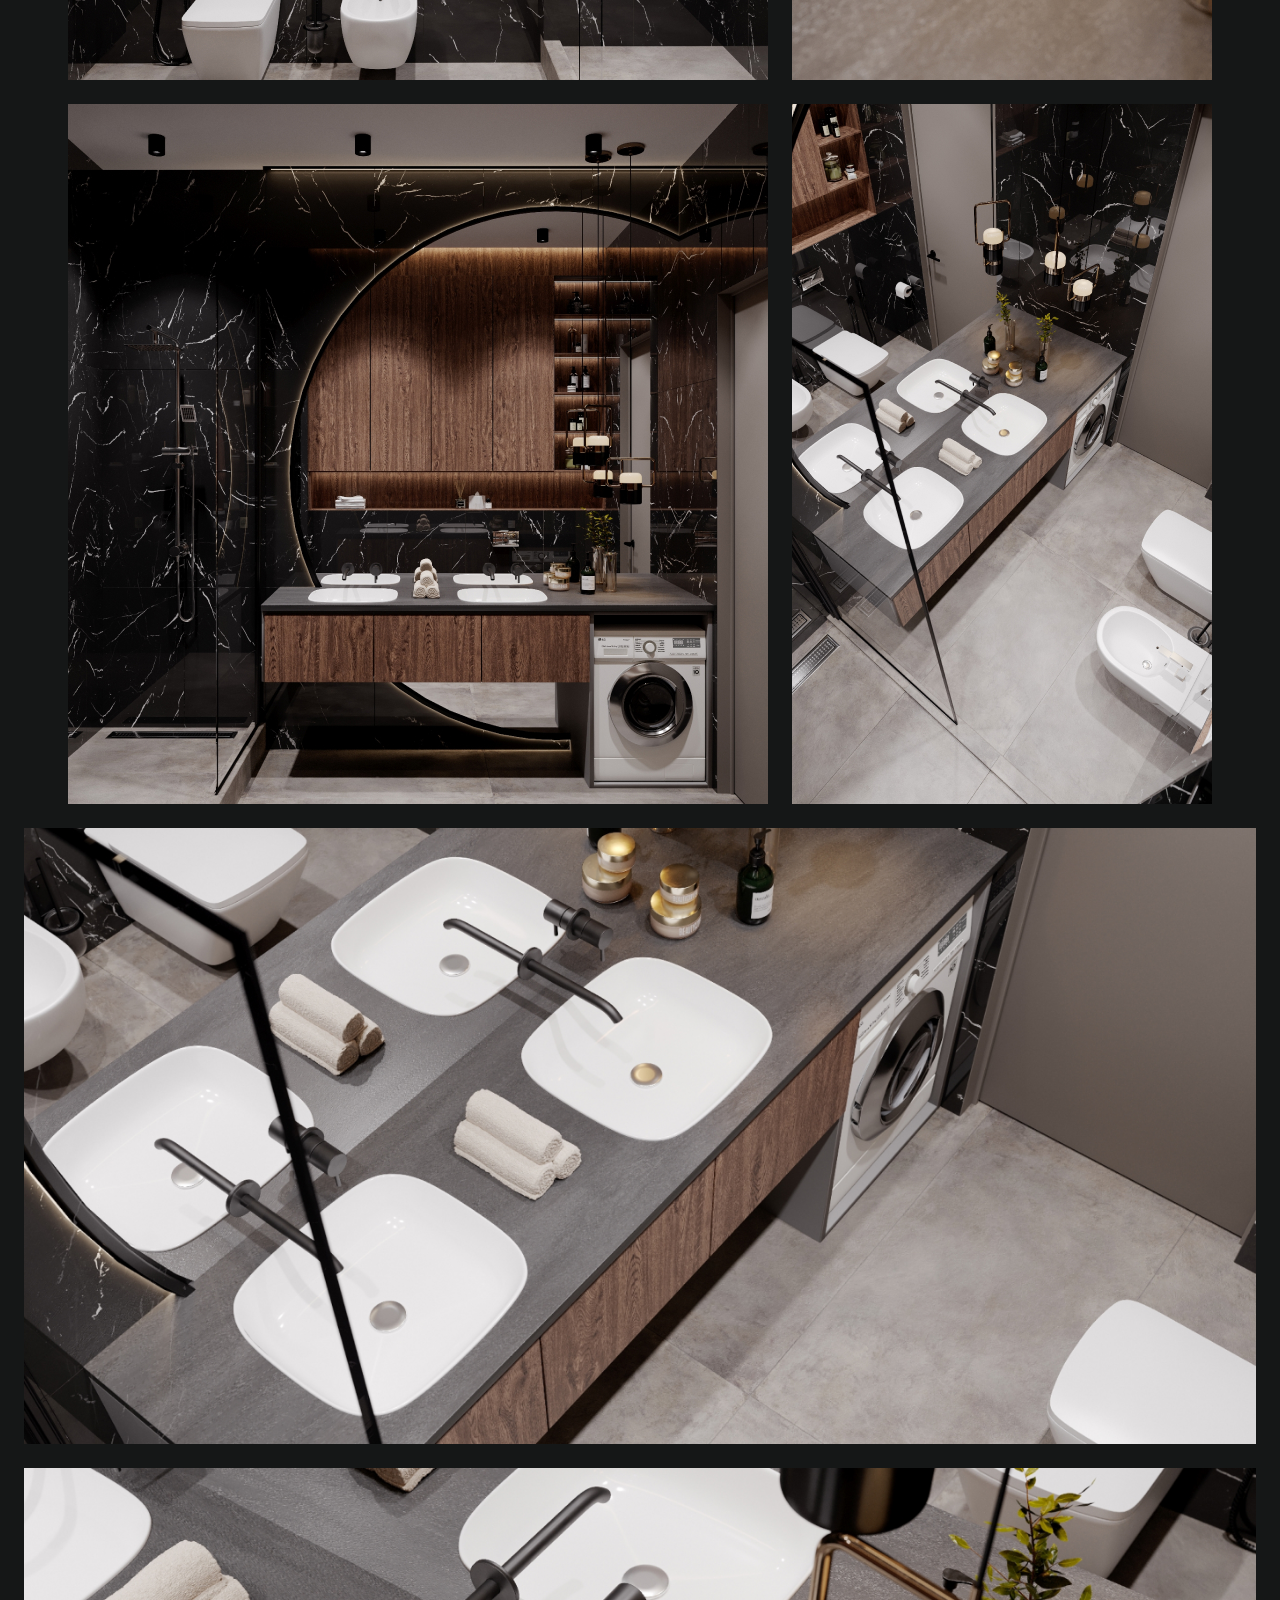
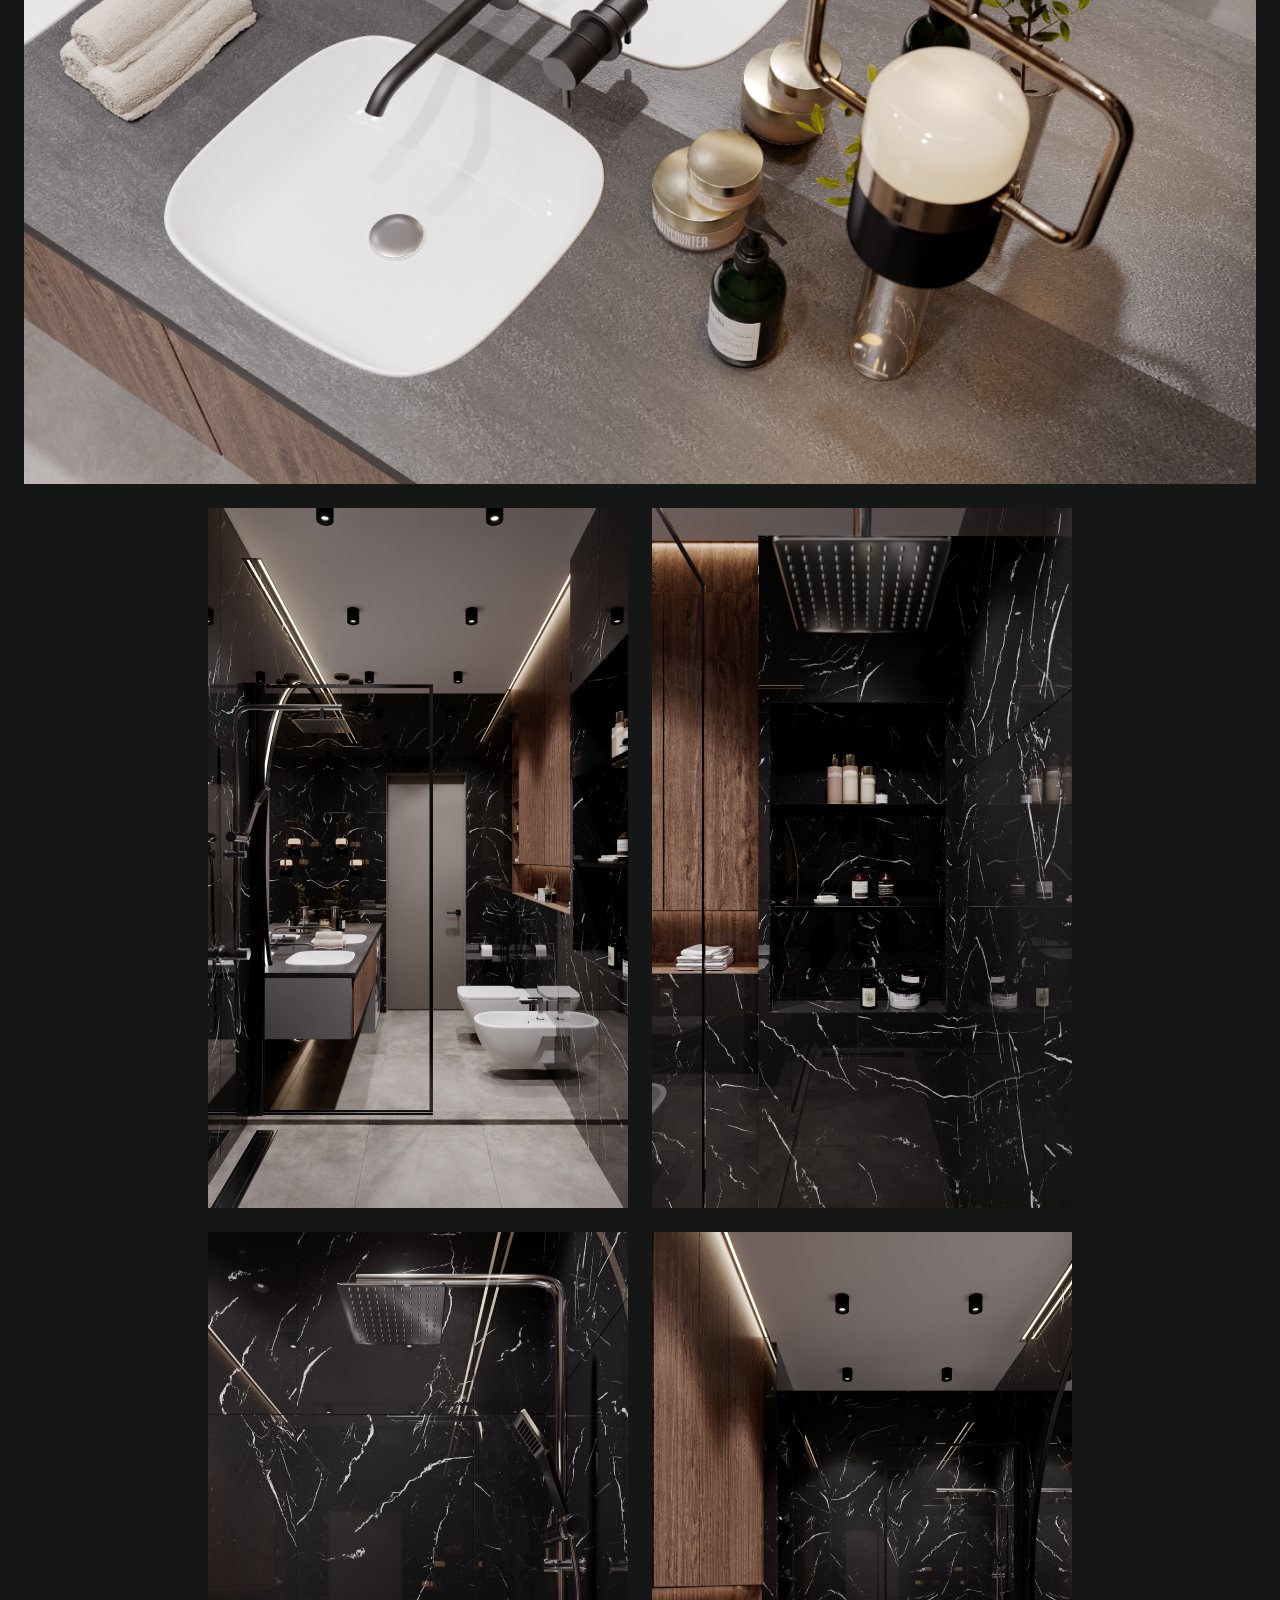
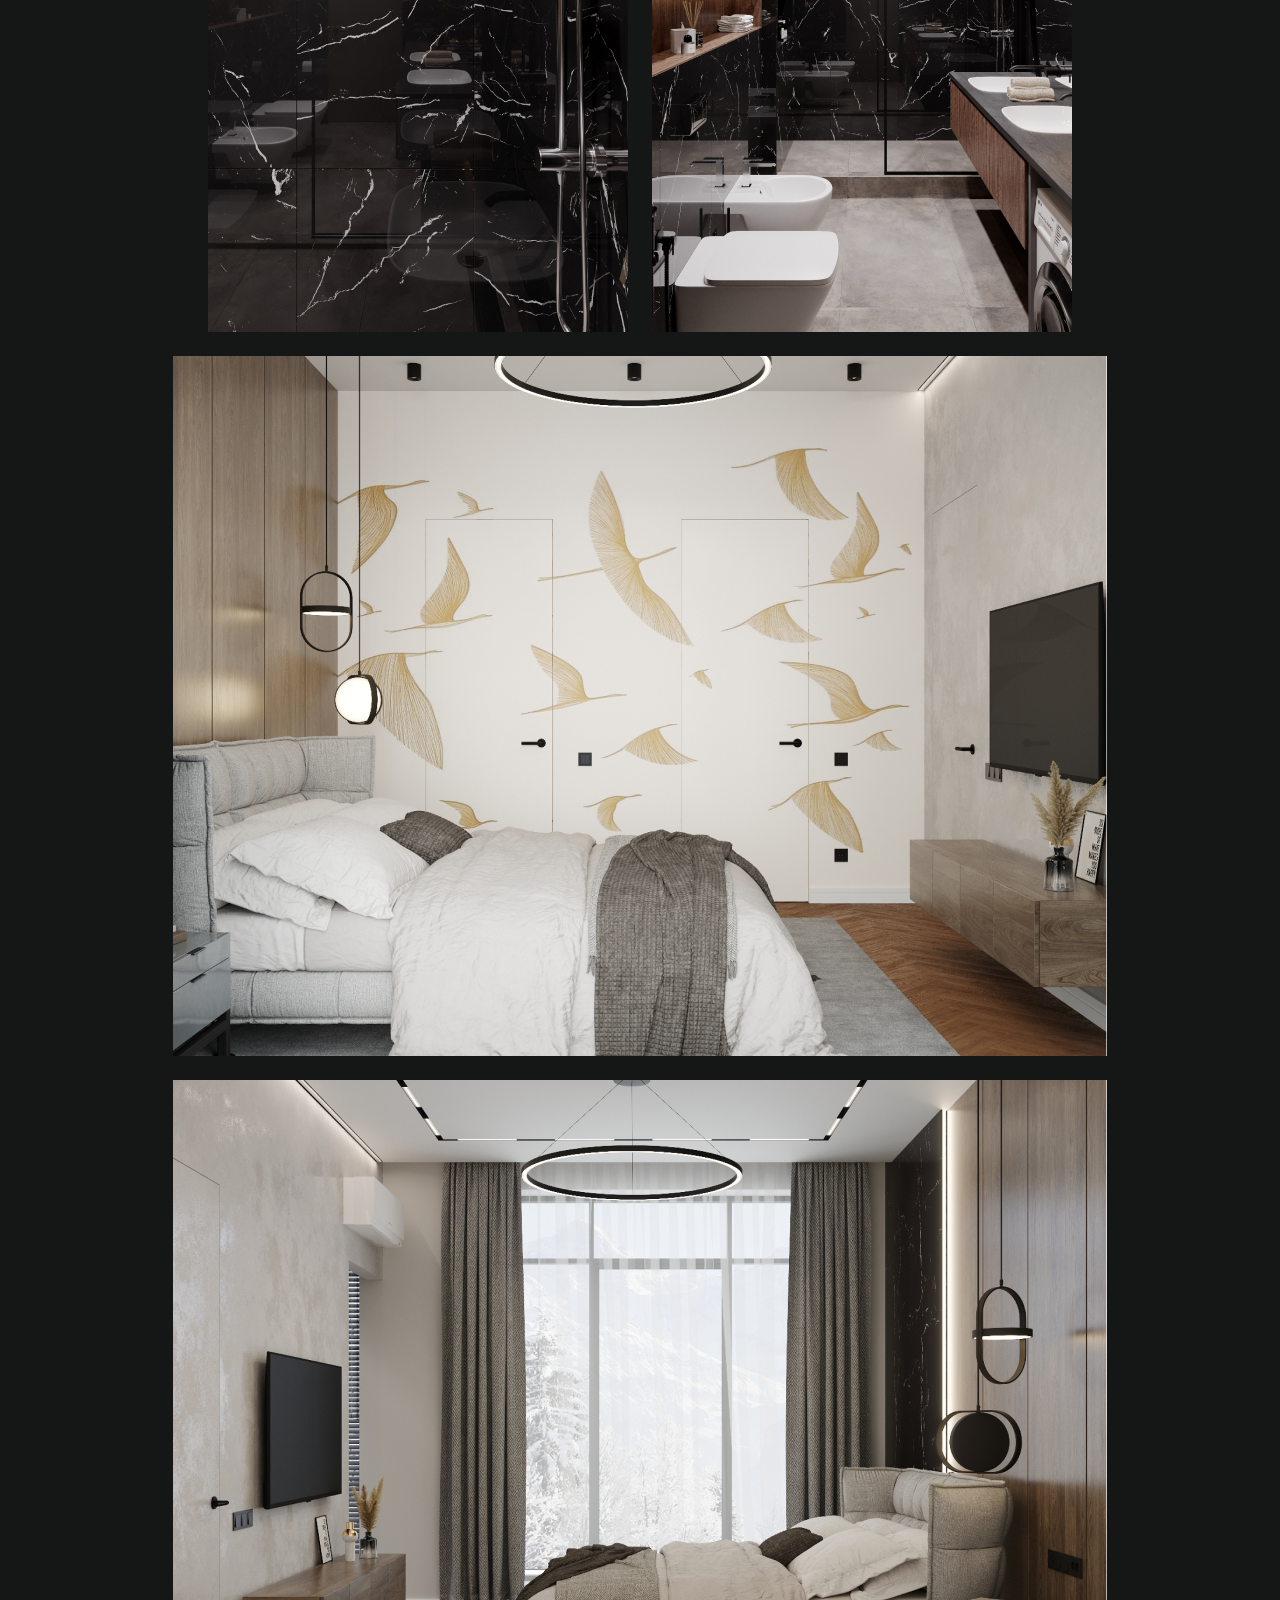
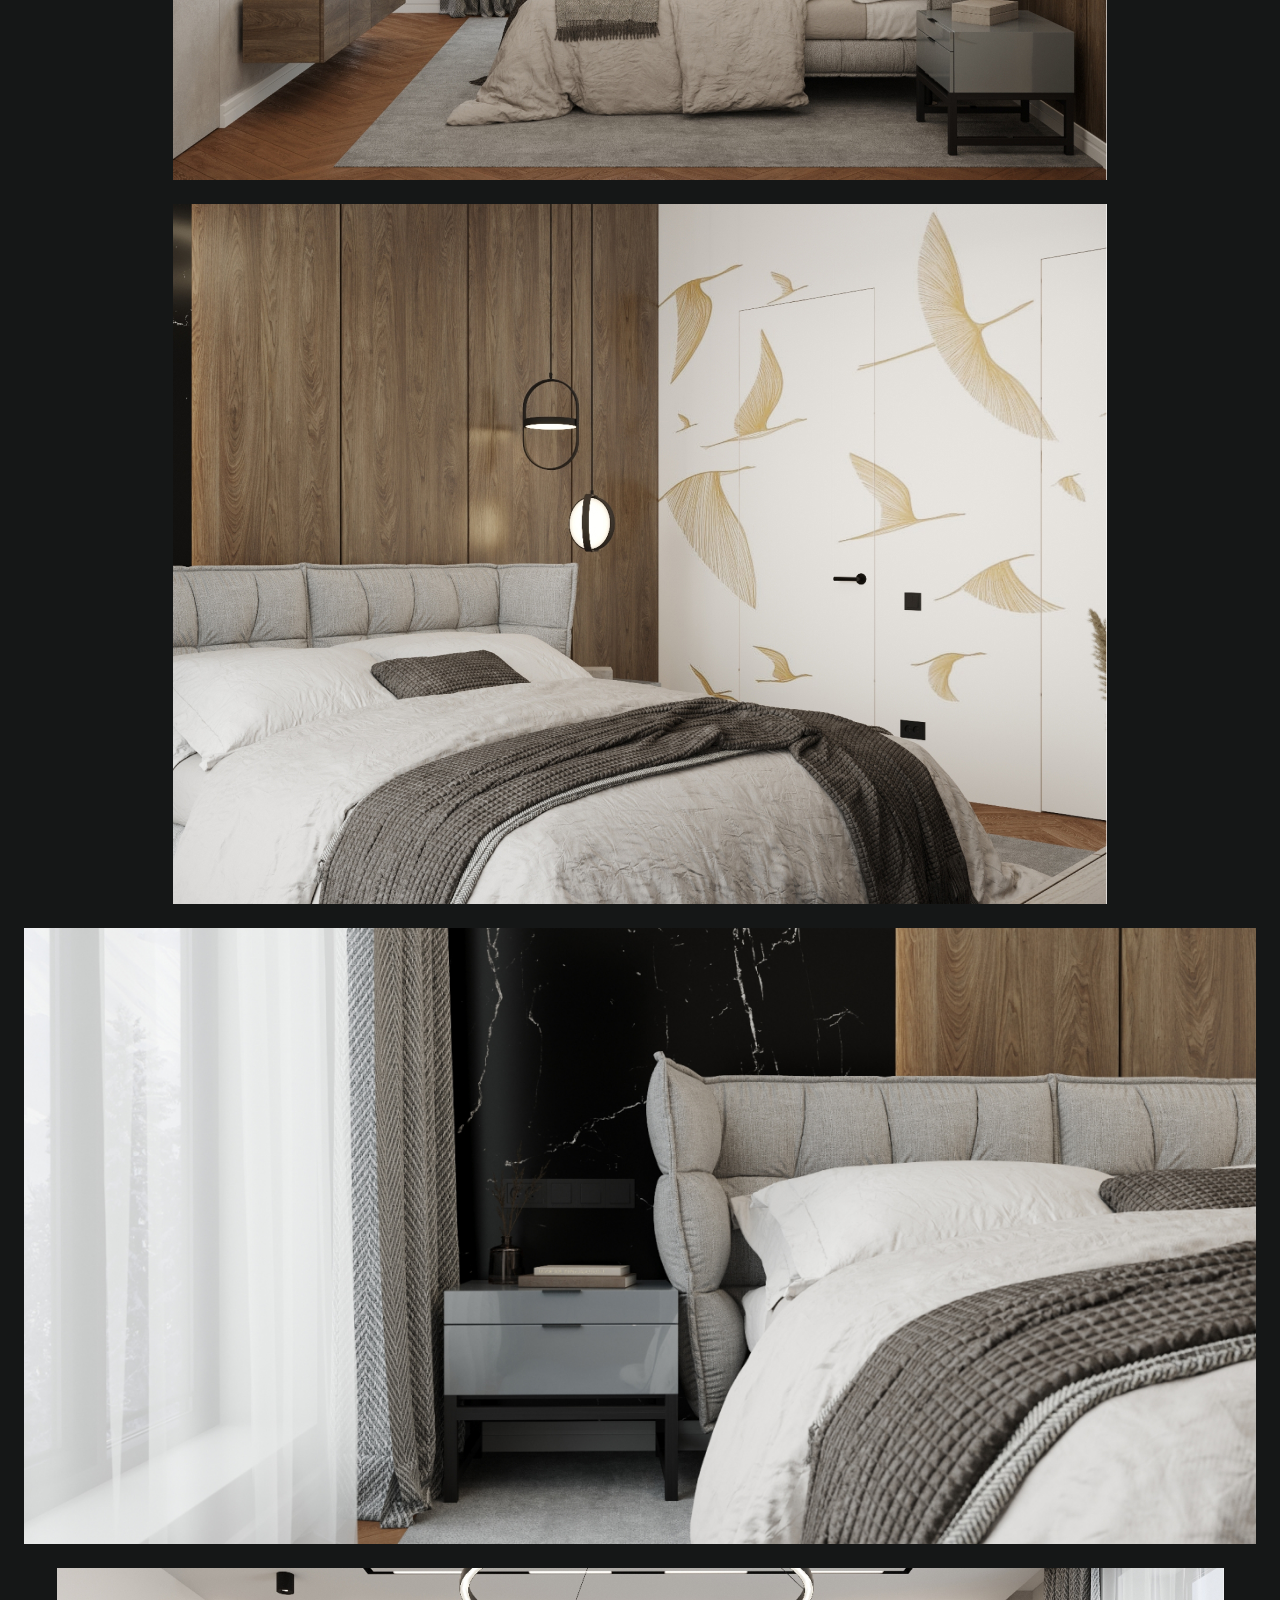
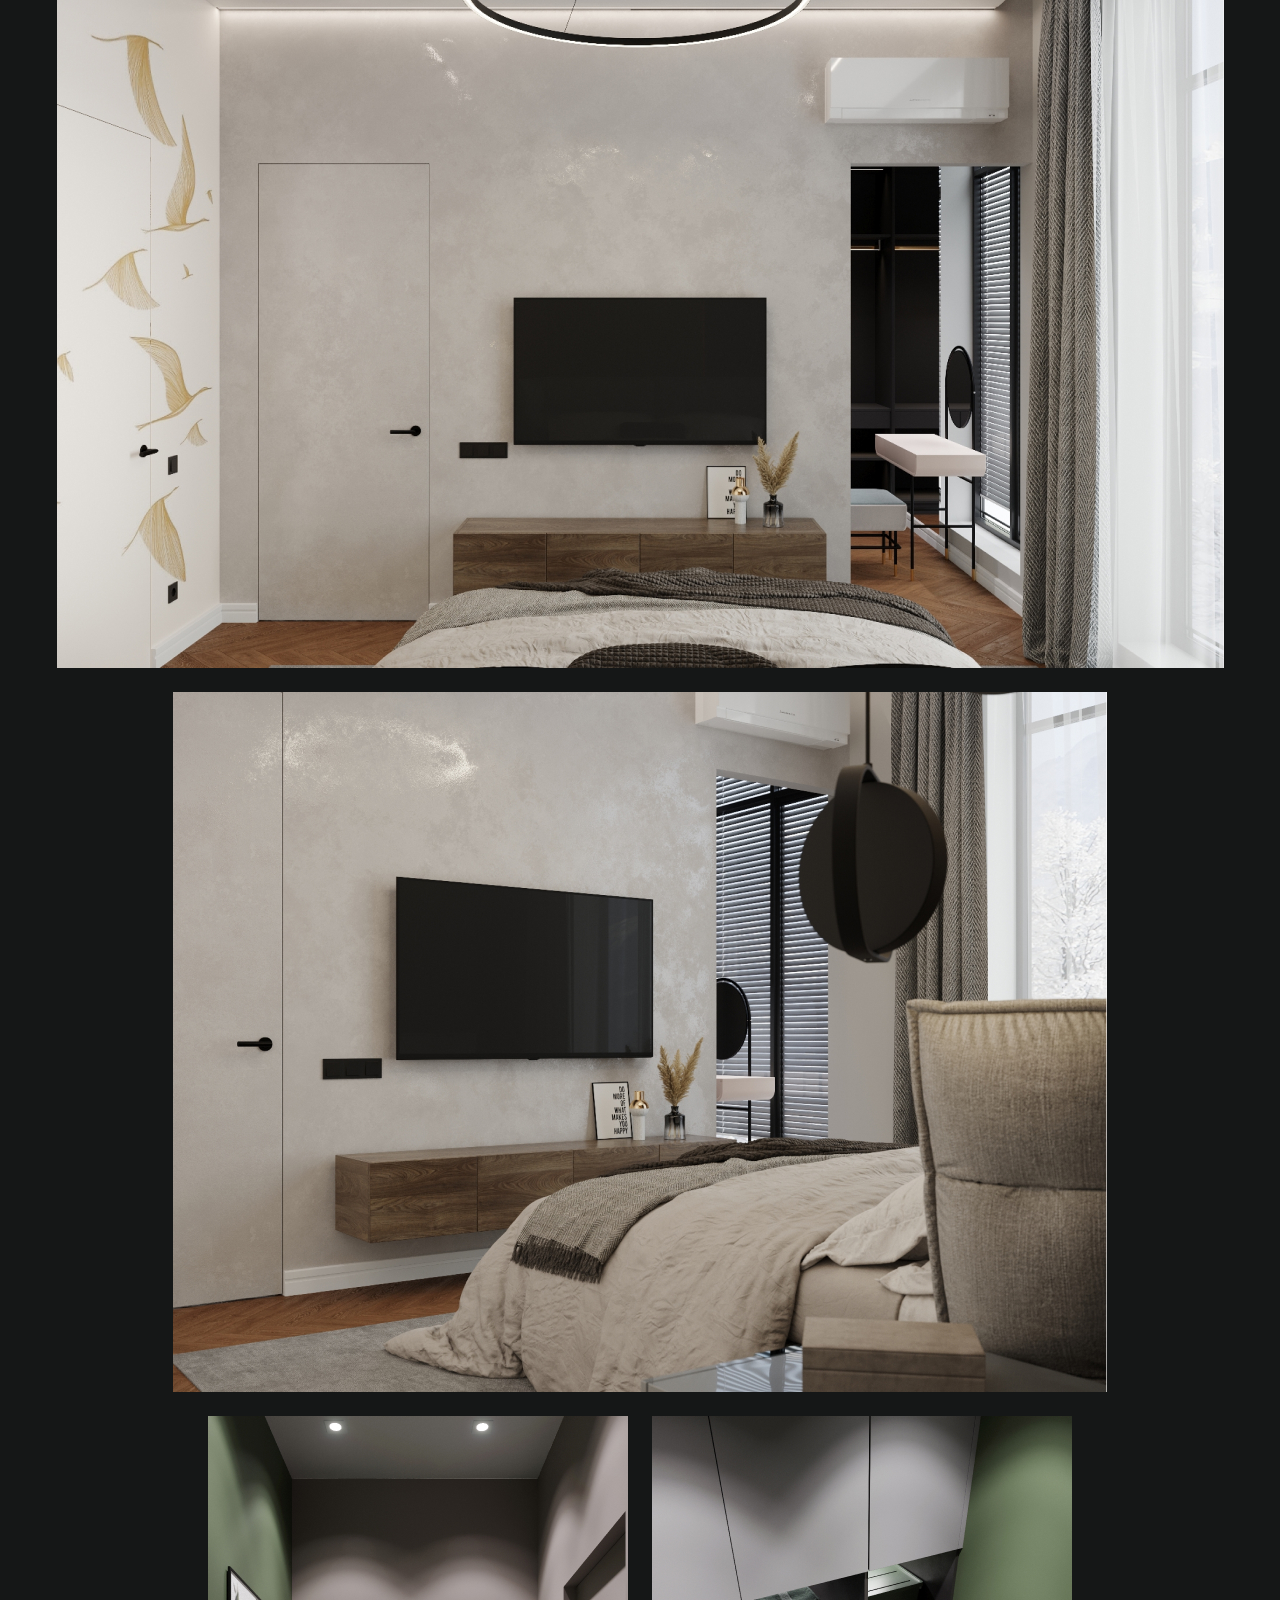
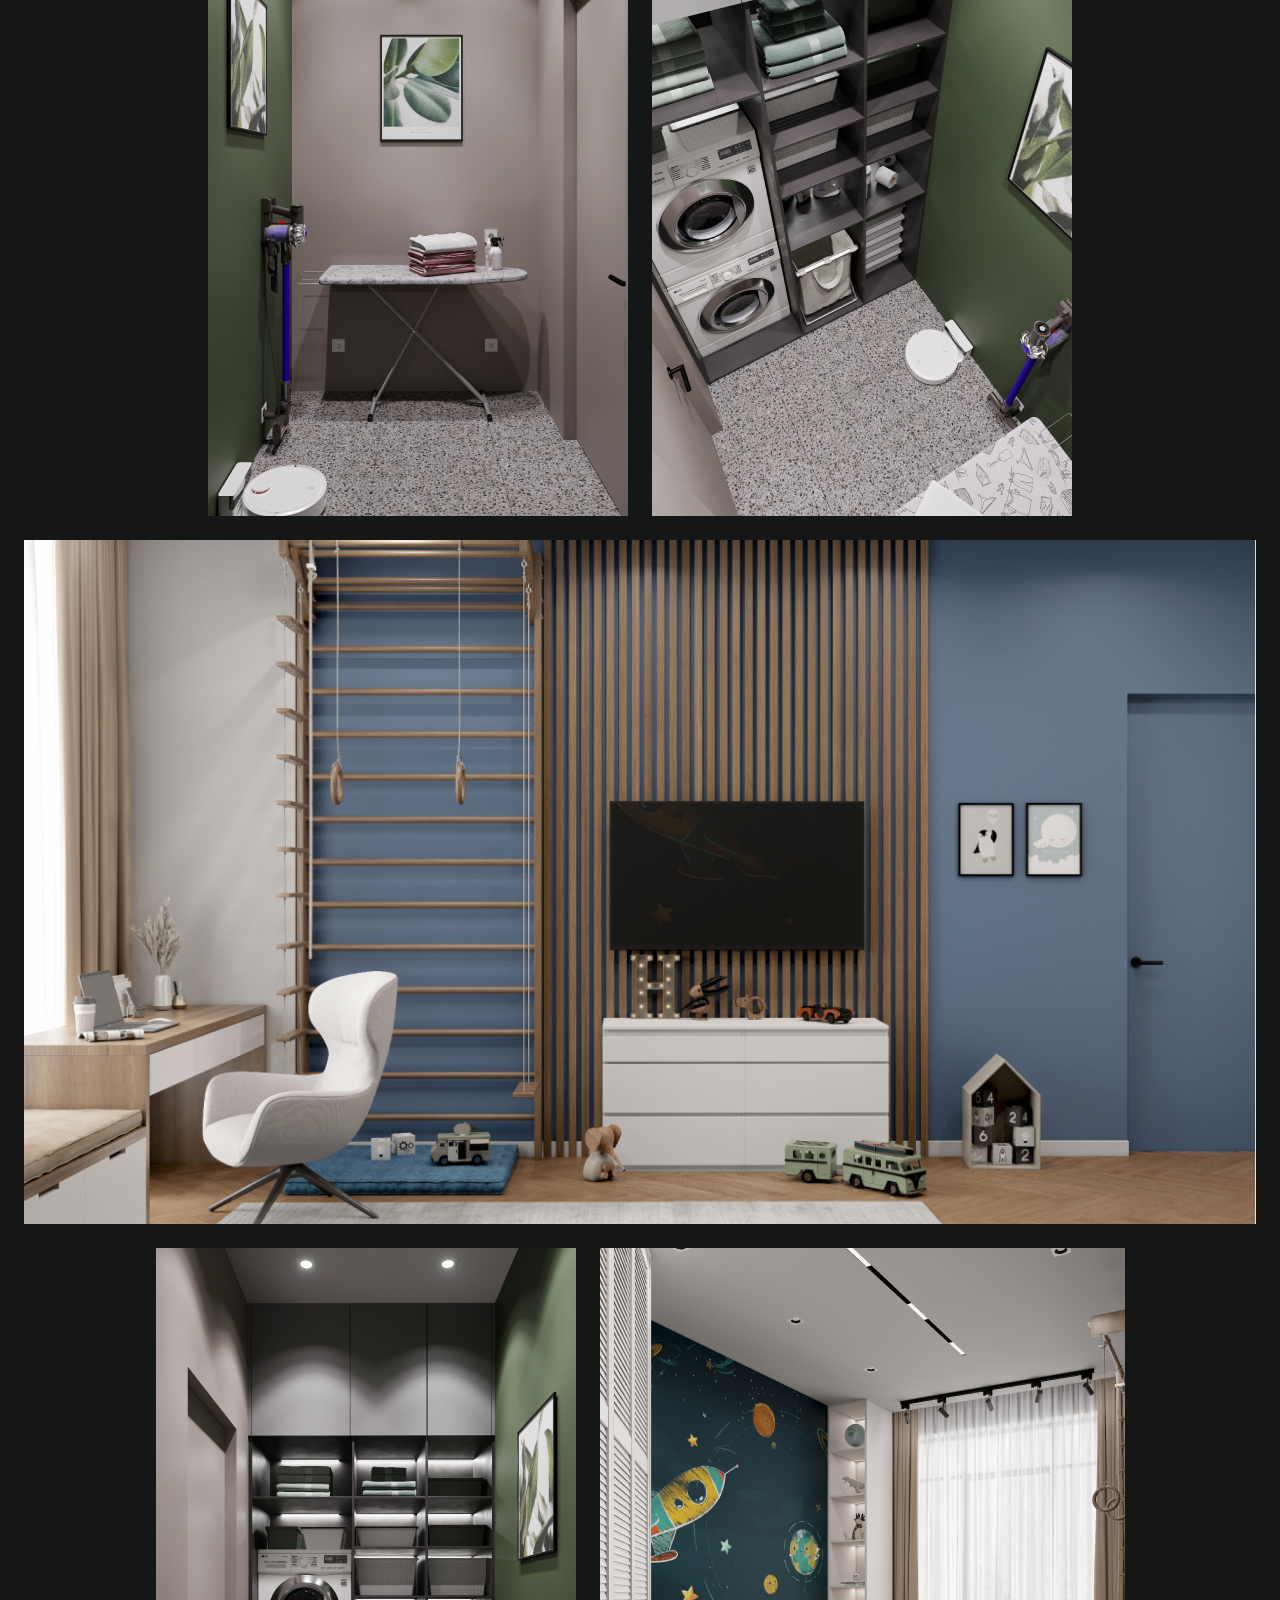
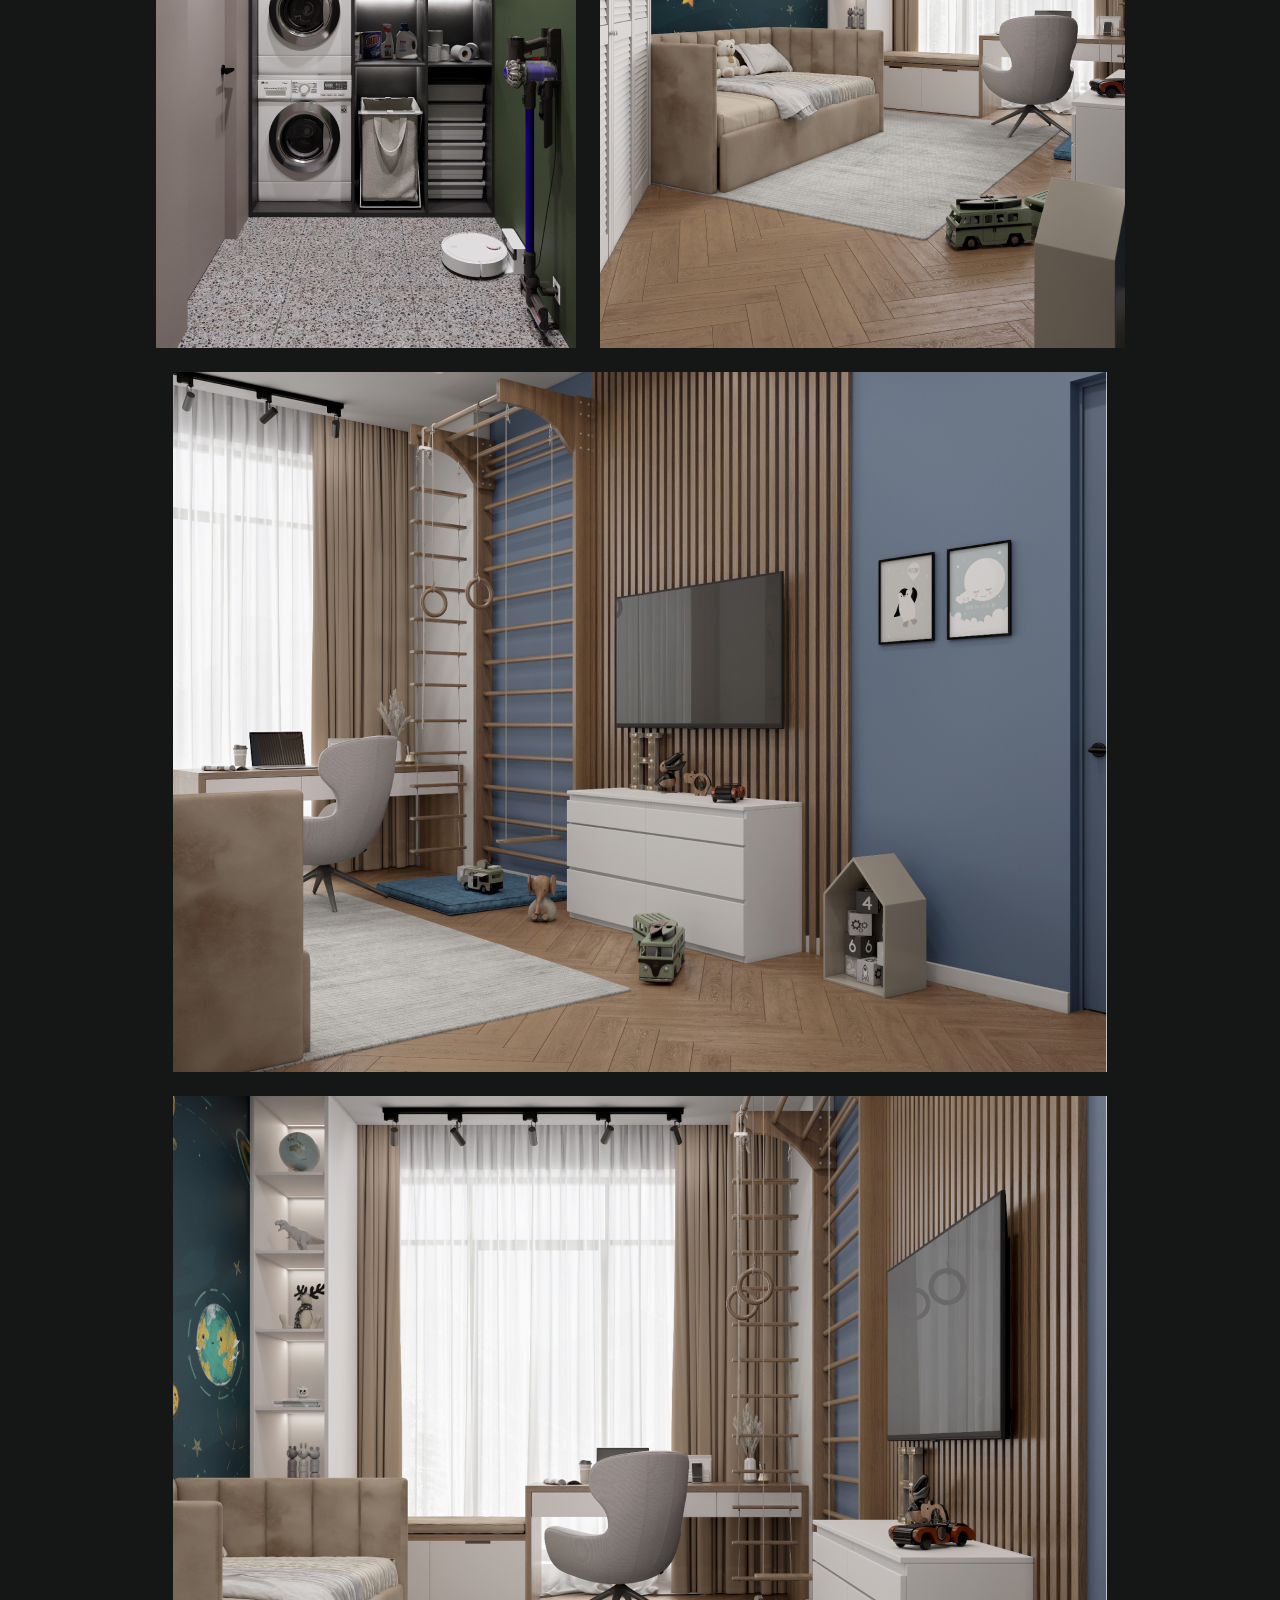
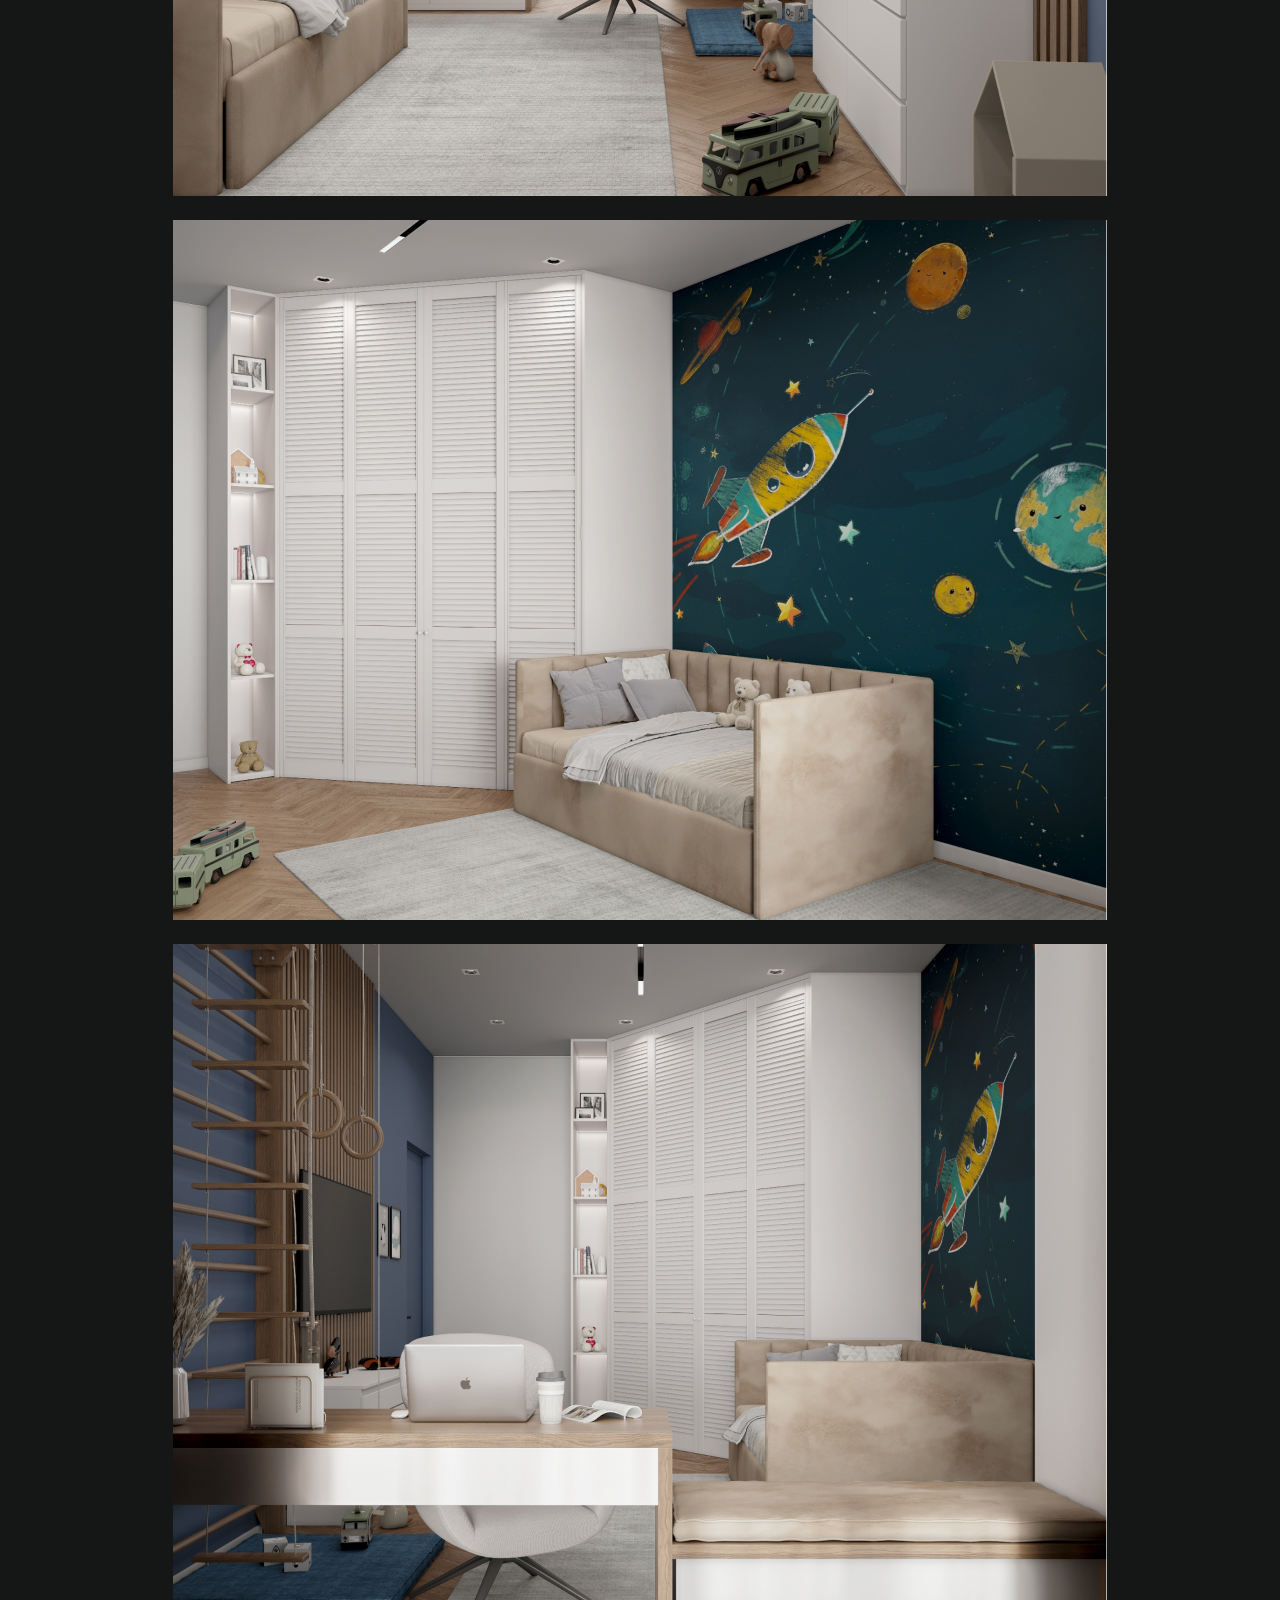
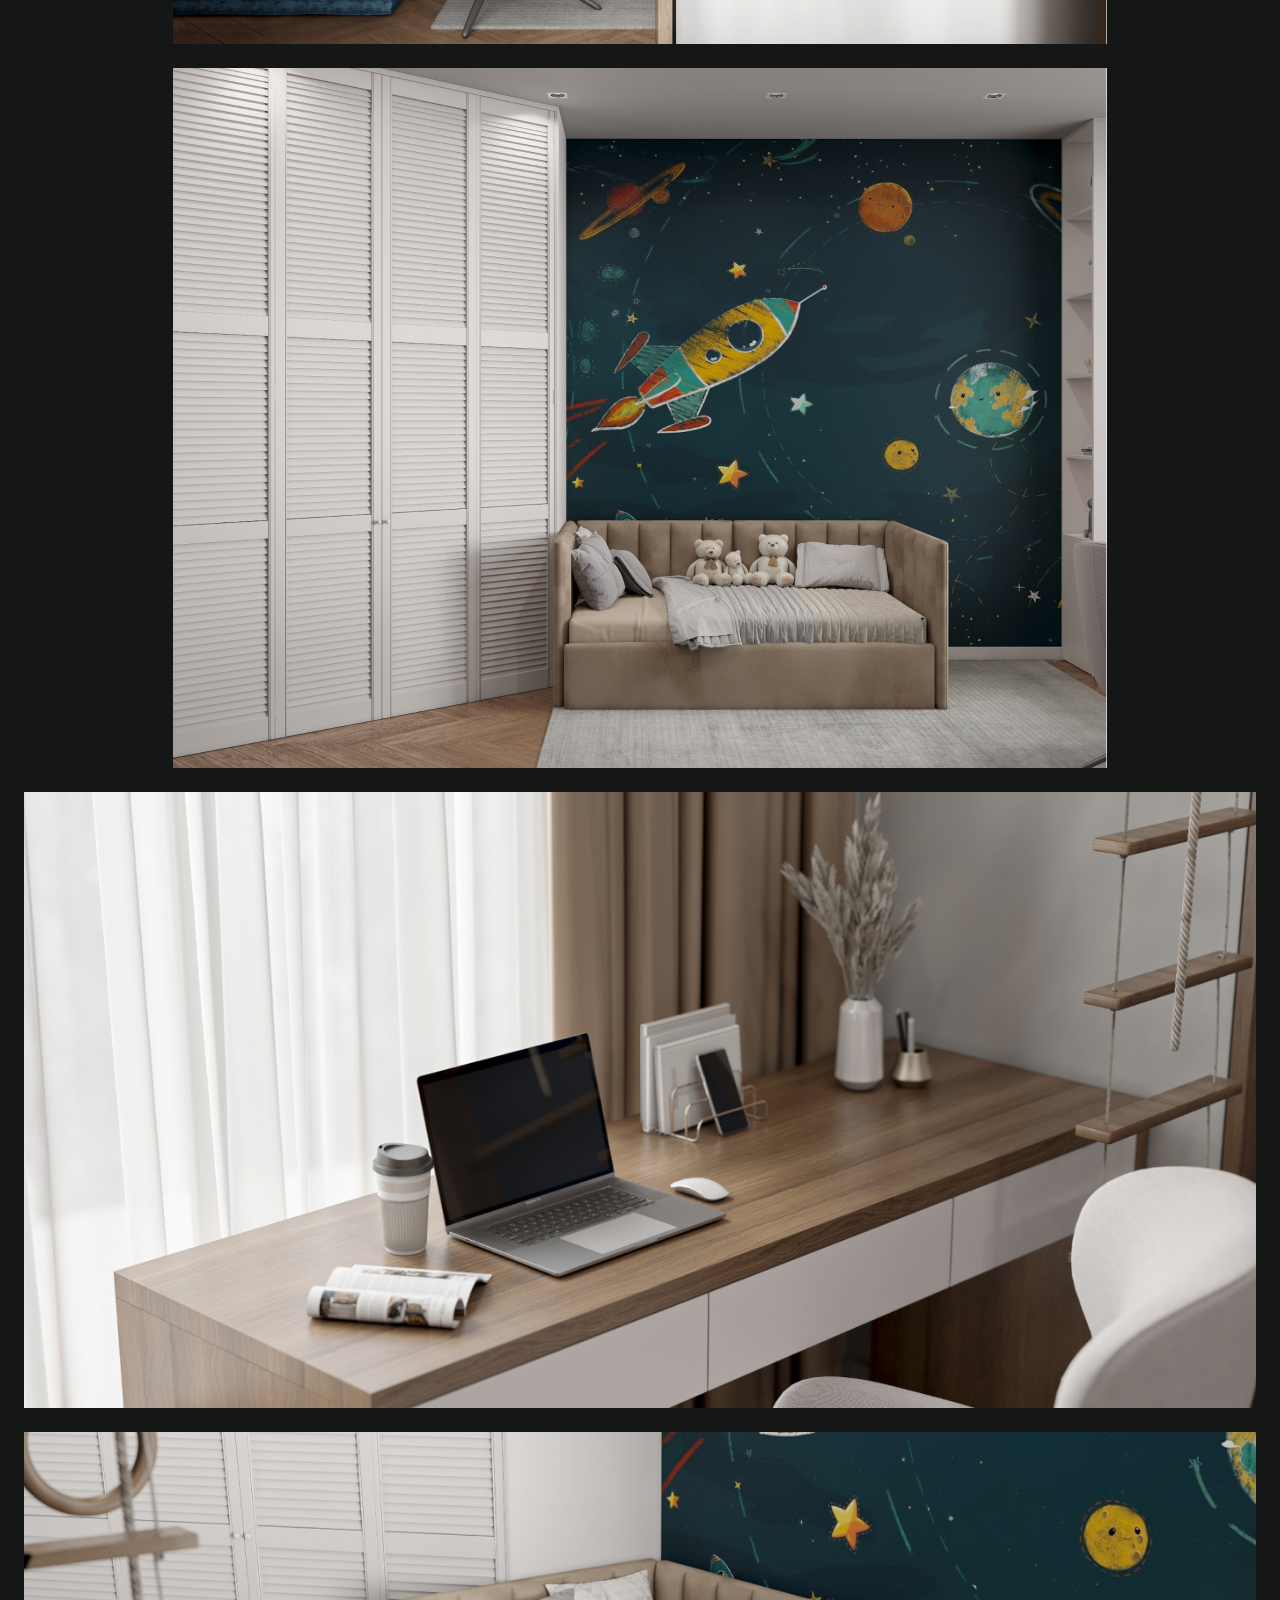
<file: portfolio/hilltown.html>
<!DOCTYPE html>
<html lang="ru">
<head>
  <meta charset="UTF-8">
  <meta name="viewport" content="width=device-width, initial-scale=1.0">
  <meta name="description" content="Студия интерьерного дизайна в Алматы">
  <meta name="keywords" content="Студия интерьерного дизайна в Алматы">
  <title>Salta interiors | Портфолио</title>
  <link rel="apple-touch-icon" sizes="180x180" href="../apple-touch-icon.png">
  <link rel="icon" type="image/png" sizes="32x32" href="../favicon-32x32.png">
  <link rel="icon" type="image/png" sizes="16x16" href="../favicon-16x16.png">
  <link rel="mask-icon" href="../safari-pinned-tab.svg" color="#5bbad5">
  <meta name="msapplication-TileColor" content="#da532c">
  <meta name="theme-color" content="#ffffff">
  <link rel="stylesheet" href="../css/main.css?v=412">  
</head>
<body>
  <header>
    <div class="container">
      <a href="/" class="logo">
        <img src="../img/logo.svg" alt="">
      </a>
      <ul class="nav">
        <li>
          <a href="../#Portfolio">Портфолио</a>
        </li>
        <li>
          <a href="../#About">О нас</a>
        </li>
        <li>
          <a href="../#Services">Услуги</a>
        </li>
        <li>
          <a href="../#WhyWe">Почему мы</a>
        </li>
        <li>
          <a href="../#Contacts">Контакты</a>
        </li>
      </ul>
      <div class="header-right">
        <a href="tel:+77021907242">+7 702 190 72 42</a>
        <a href="https://www.instagram.com/salta.interiors/" target="_blank"><img src="../img/insta.svg" alt=""></a>
      </div>
      <div class="mob-nav">
        <span></span><span></span><span></span><span></span><span></span><span></span>
      </div>
    </div>
  </header>
<!--   <section class="breadcrumbs">
    <div class="container">
      <ul>
        <li>
          <a href="/">Главная</a>
        </li>
        <li><p>/</p></li>
        <li>
          <a href="../portfolio.html">Портфолио</a>
        </li>
        <li>
          <p>/</p>
        </li>
        <li>
          <p>Kazmebel</p>
        </li>
      </ul>
    </div>
  </section>
 -->
  <section class="main-prev" style="background:url('../img/portf/8/main.jpg')">
    <div class="top">
      <h1>ЖК “Hilltown”</h1>
      <p>Curabitur ullamcorper ultricies, tellus rhoncus tempus eget condimentum,sem quam semper liberoCurabitur ullamcorper ultricies, tellus rhoncus tempus eget </p>
    </div>
    <div class="bottom">
      Almaty, 2021
    </div>
  </section>

  <section class="images-portf">
    <div class="container">
      <img src="../img/portf/8/1.jpg" alt="">
      <img src="../img/portf/8/2.jpg" alt="">
      <img src="../img/portf/8/3.jpg" alt="">
      <img src="../img/portf/8/4.jpg" alt="">
      <img src="../img/portf/8/5.jpg" alt="">
      <img src="../img/portf/8/7.jpg" alt="">
      <img src="../img/portf/8/6.jpg" alt="">
      <img src="../img/portf/8/8.jpg" alt="">
      <img src="../img/portf/8/9.jpg" alt="">
      <img src="../img/portf/8/10.jpg" alt="">
      <img src="../img/portf/8/11.jpg" alt="">
      <img src="../img/portf/8/12.jpg" alt="">
      <img src="../img/portf/8/13.jpg" alt="">
      <img src="../img/portf/8/14.jpg" alt="">
      <img src="../img/portf/8/15.jpg" alt="">
      <img src="../img/portf/8/16.jpg" alt="">
      <img src="../img/portf/8/17.jpg" alt="">
      <img src="../img/portf/8/18.jpg" alt="">
      <img src="../img/portf/8/20.jpg" alt="">
      <img src="../img/portf/8/19.jpg" alt="">
      <img src="../img/portf/8/21.jpg" alt="">
      <img src="../img/portf/8/22.jpg" alt="">
      <img src="../img/portf/8/23.jpg" alt="">
      <img src="../img/portf/8/24.jpg" alt="">
      <img src="../img/portf/8/25.jpg" alt="">
      <img src="../img/portf/8/26.jpg" alt="">
      <img src="../img/portf/8/27.jpg" alt="">
      <img src="../img/portf/8/28.jpg" alt="">
      <img src="../img/portf/8/29.jpg" alt="">
      <img src="../img/portf/8/30.jpg" alt="">
      <img src="../img/portf/8/31.jpg" alt="">
      <img src="../img/portf/8/32.jpg" alt="">
      <img src="../img/portf/8/33.jpg" alt="">
      <img src="../img/portf/8/34.jpg" alt="">
      <img src="../img/portf/8/35.jpg" alt="">
      <img src="../img/portf/8/36.jpg" alt="">
      <img src="../img/portf/8/37.jpg" alt="">
      <img src="../img/portf/8/38.jpg" alt="">
      <img src="../img/portf/8/39.jpg" alt="">
      <img src="../img/portf/8/40.jpg" alt="">
      <img src="../img/portf/8/41.jpg" alt="">
      <img src="../img/portf/8/42.jpg" alt="">
      <img src="../img/portf/8/43.jpg" alt="">
      <img src="../img/portf/8/44.jpg" alt="">
      <img src="../img/portf/8/45.jpg" alt="">
      <img src="../img/portf/8/46.jpg" alt="">
      <img src="../img/portf/8/47.jpg" alt="">
      <img src="../img/portf/8/48.jpg" alt="">
      <img src="../img/portf/8/49.jpg" alt="">
      <img src="../img/portf/8/50.jpg" alt="">
      <img src="../img/portf/8/51.jpg" alt="">
      <img src="../img/portf/8/52.jpg" alt="">
      <img src="../img/portf/8/53.jpg" alt="">
      <img src="../img/portf/8/54.jpg" alt="">
      <img src="../img/portf/8/55.jpg" alt="">
      <img src="../img/portf/8/56.jpg" alt="">
      <img src="../img/portf/8/57.jpg" alt="">
      <img src="../img/portf/8/58.jpg" alt="">
      <img src="../img/portf/8/59.jpg" alt="">
      <img src="../img/portf/8/60.jpg" alt="">
      <img src="../img/portf/8/61.jpg" alt="">
      <img src="../img/portf/8/62.jpg" alt="">
      <img src="../img/portf/8/63.jpg" alt="">
      <img src="../img/portf/8/64.jpg" alt="">
      <img src="../img/portf/8/65.jpg" alt="">
    </div>
  </section>
  <a href="https://api.whatsapp.com/send/?phone=77021907242" id="whatsapp">
    <img src="../img/whatsapp.svg" alt="">
  </a>
  <script src="../js/main.js?v=412"></script>
</body>
</html>
</file>
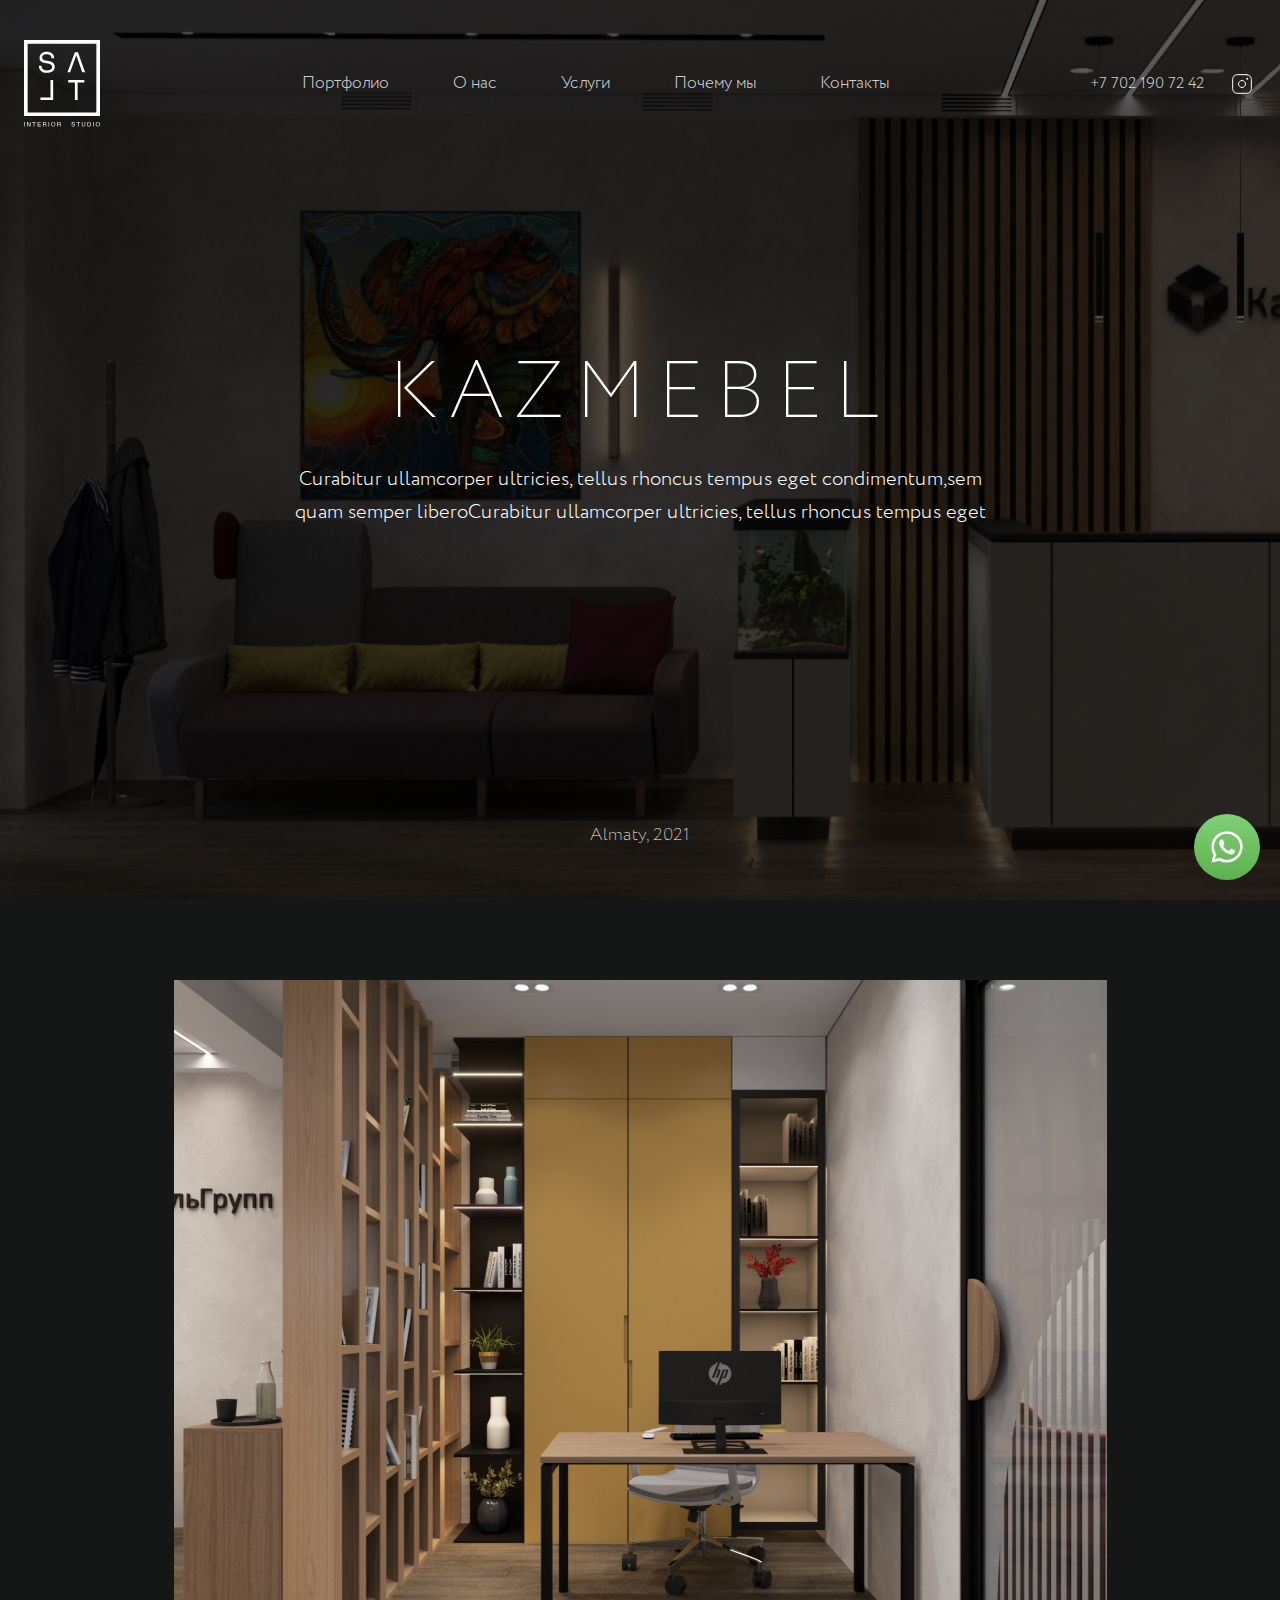
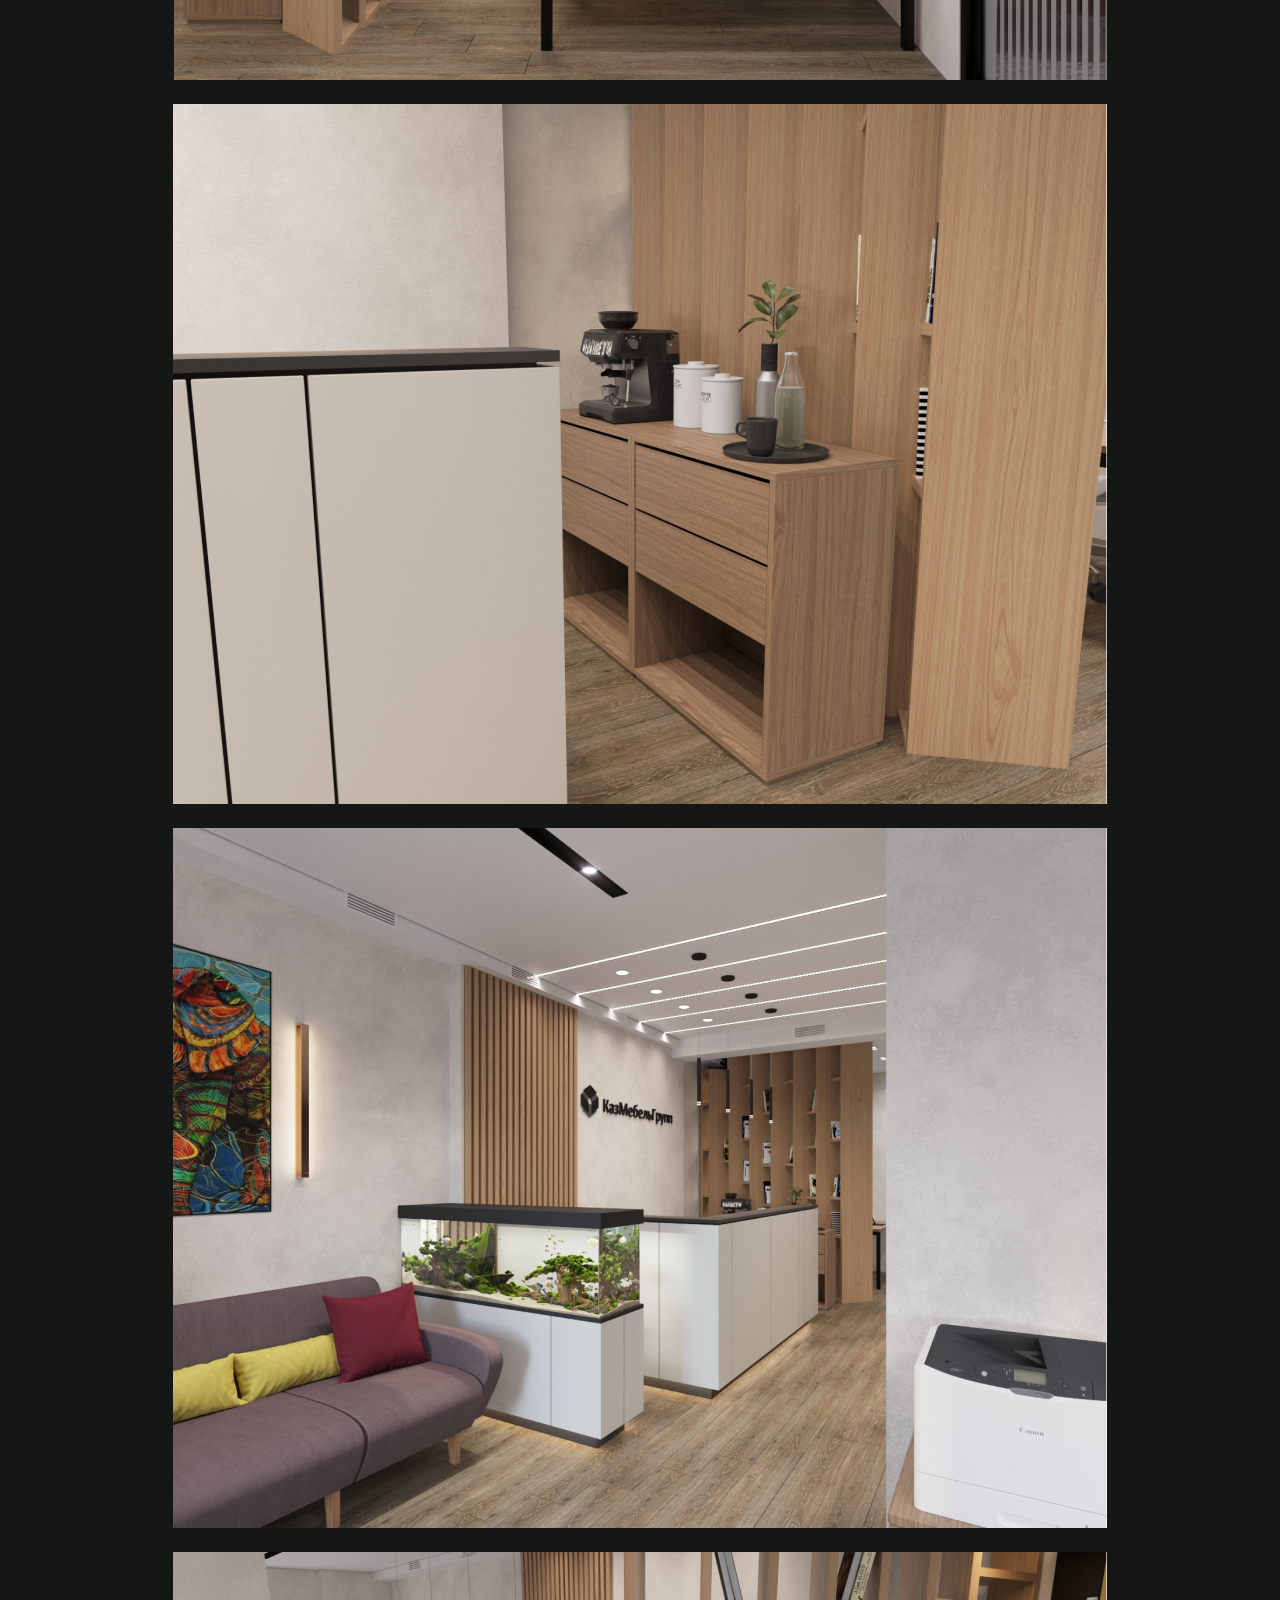
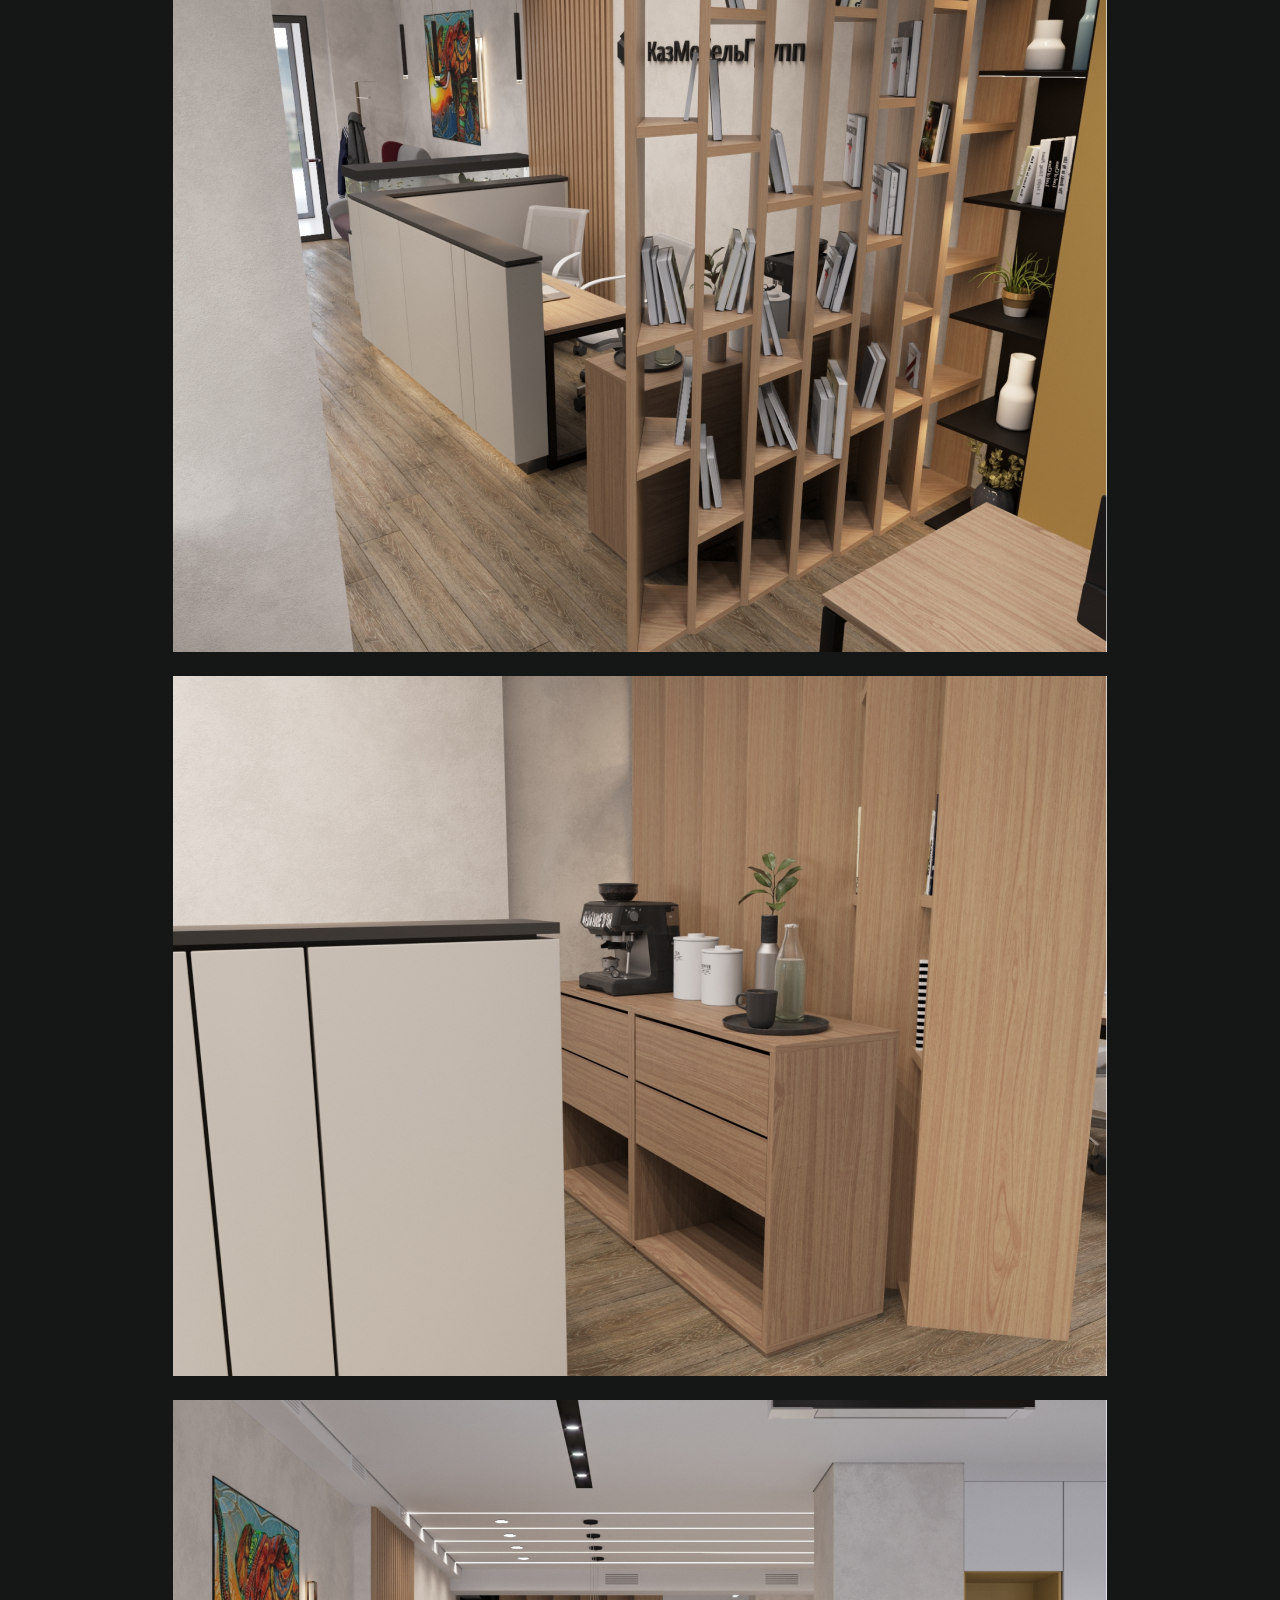
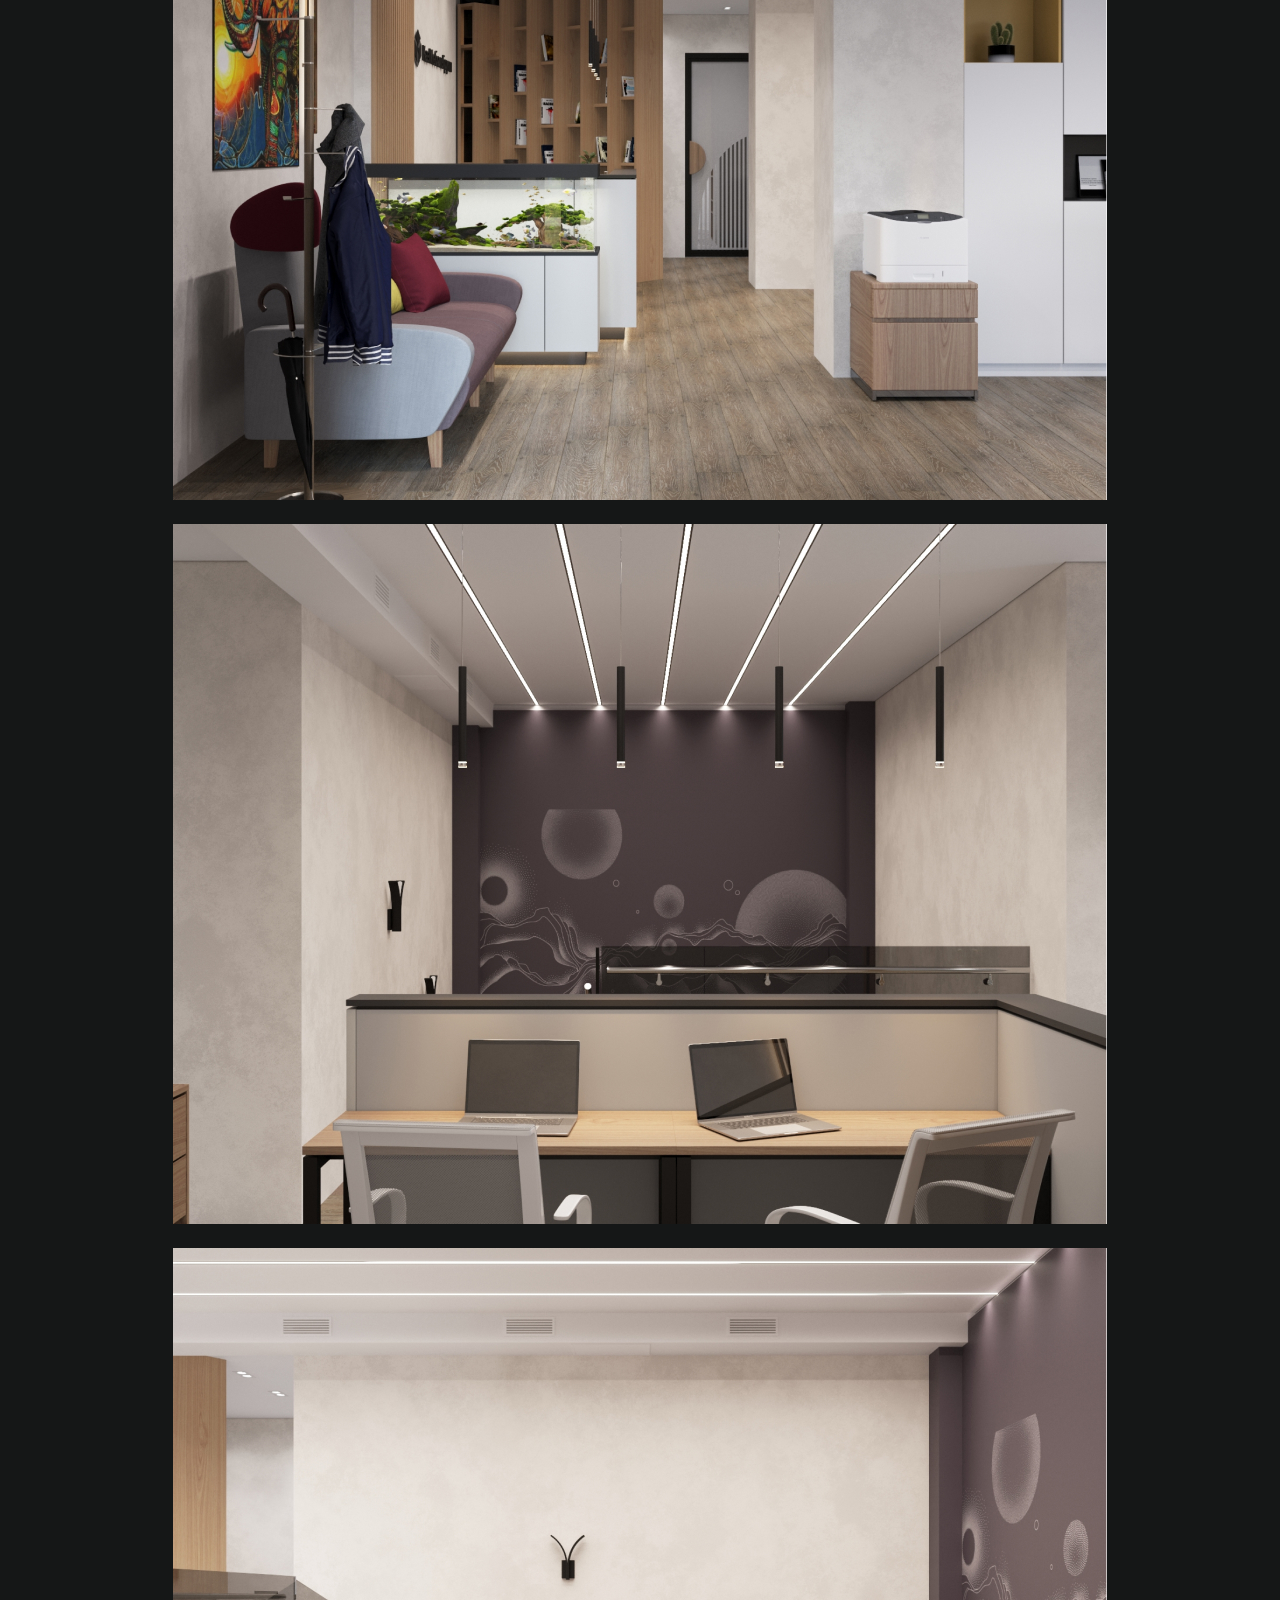
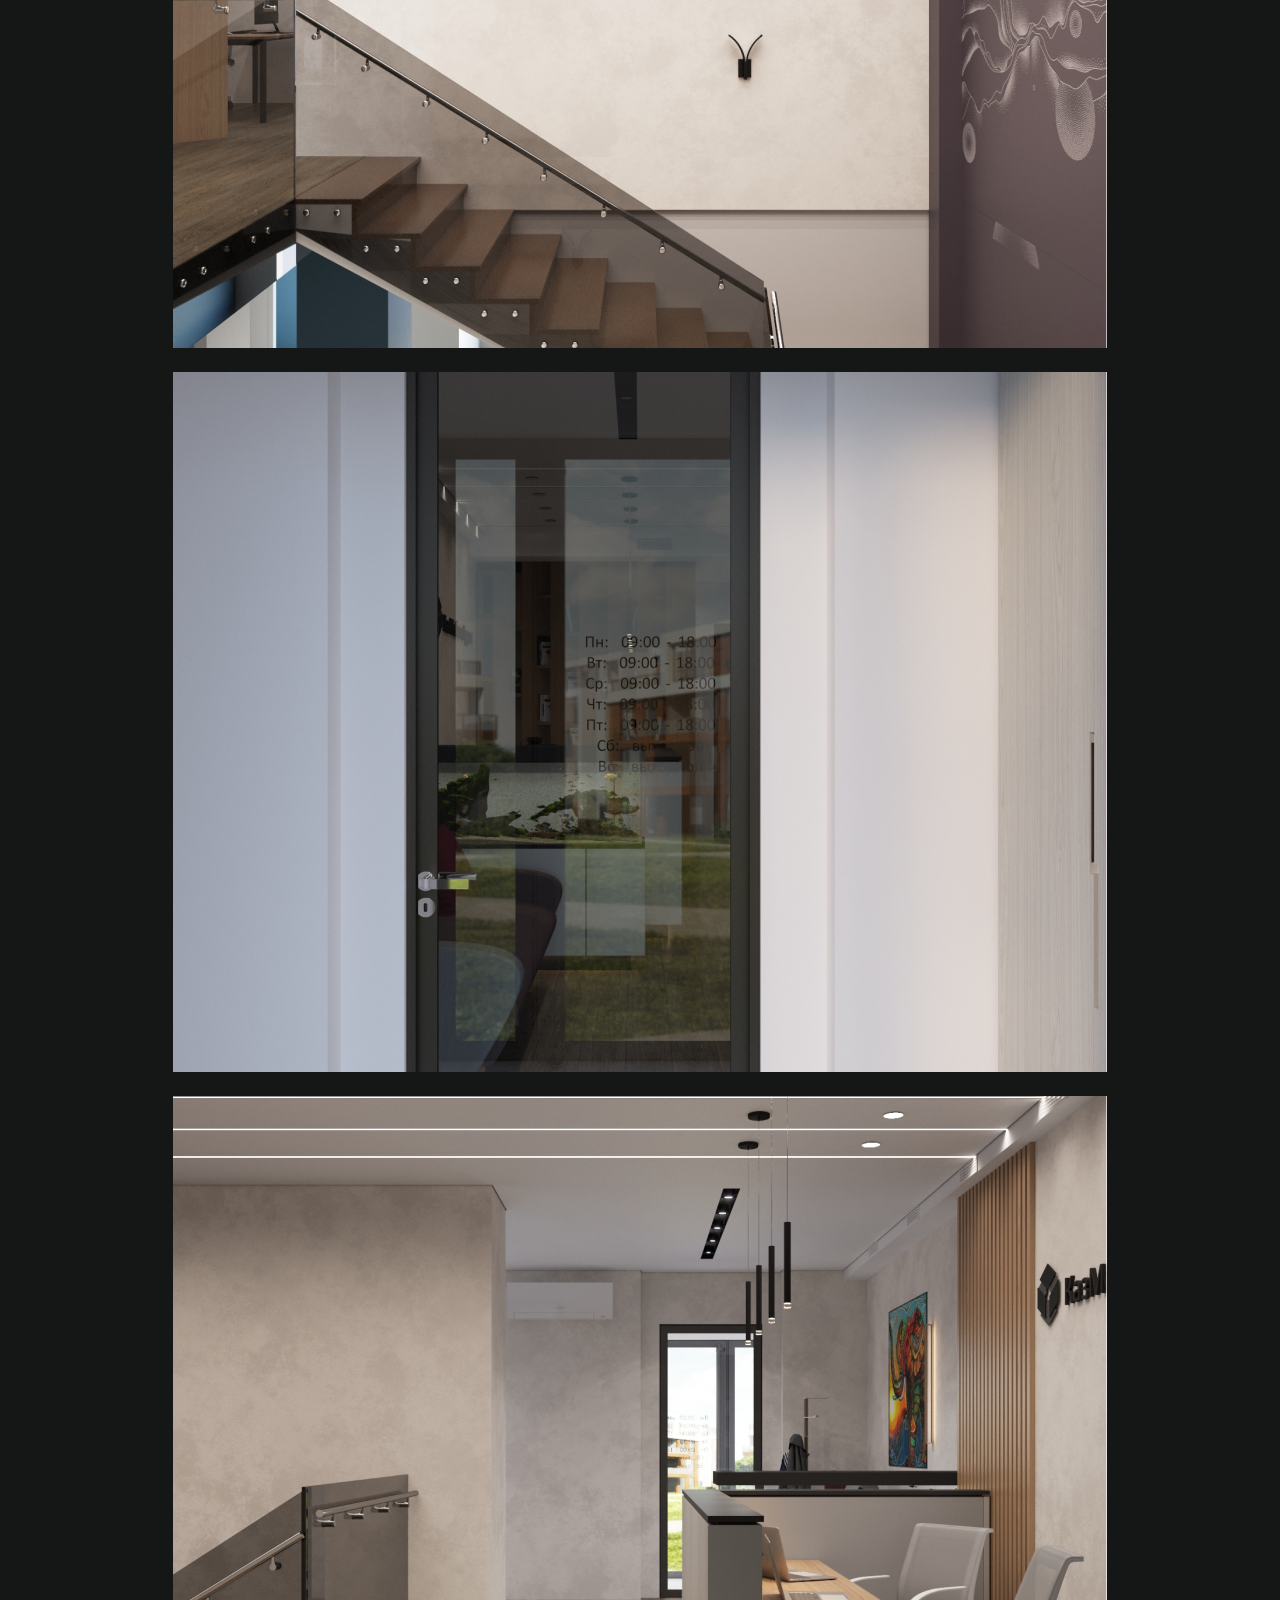
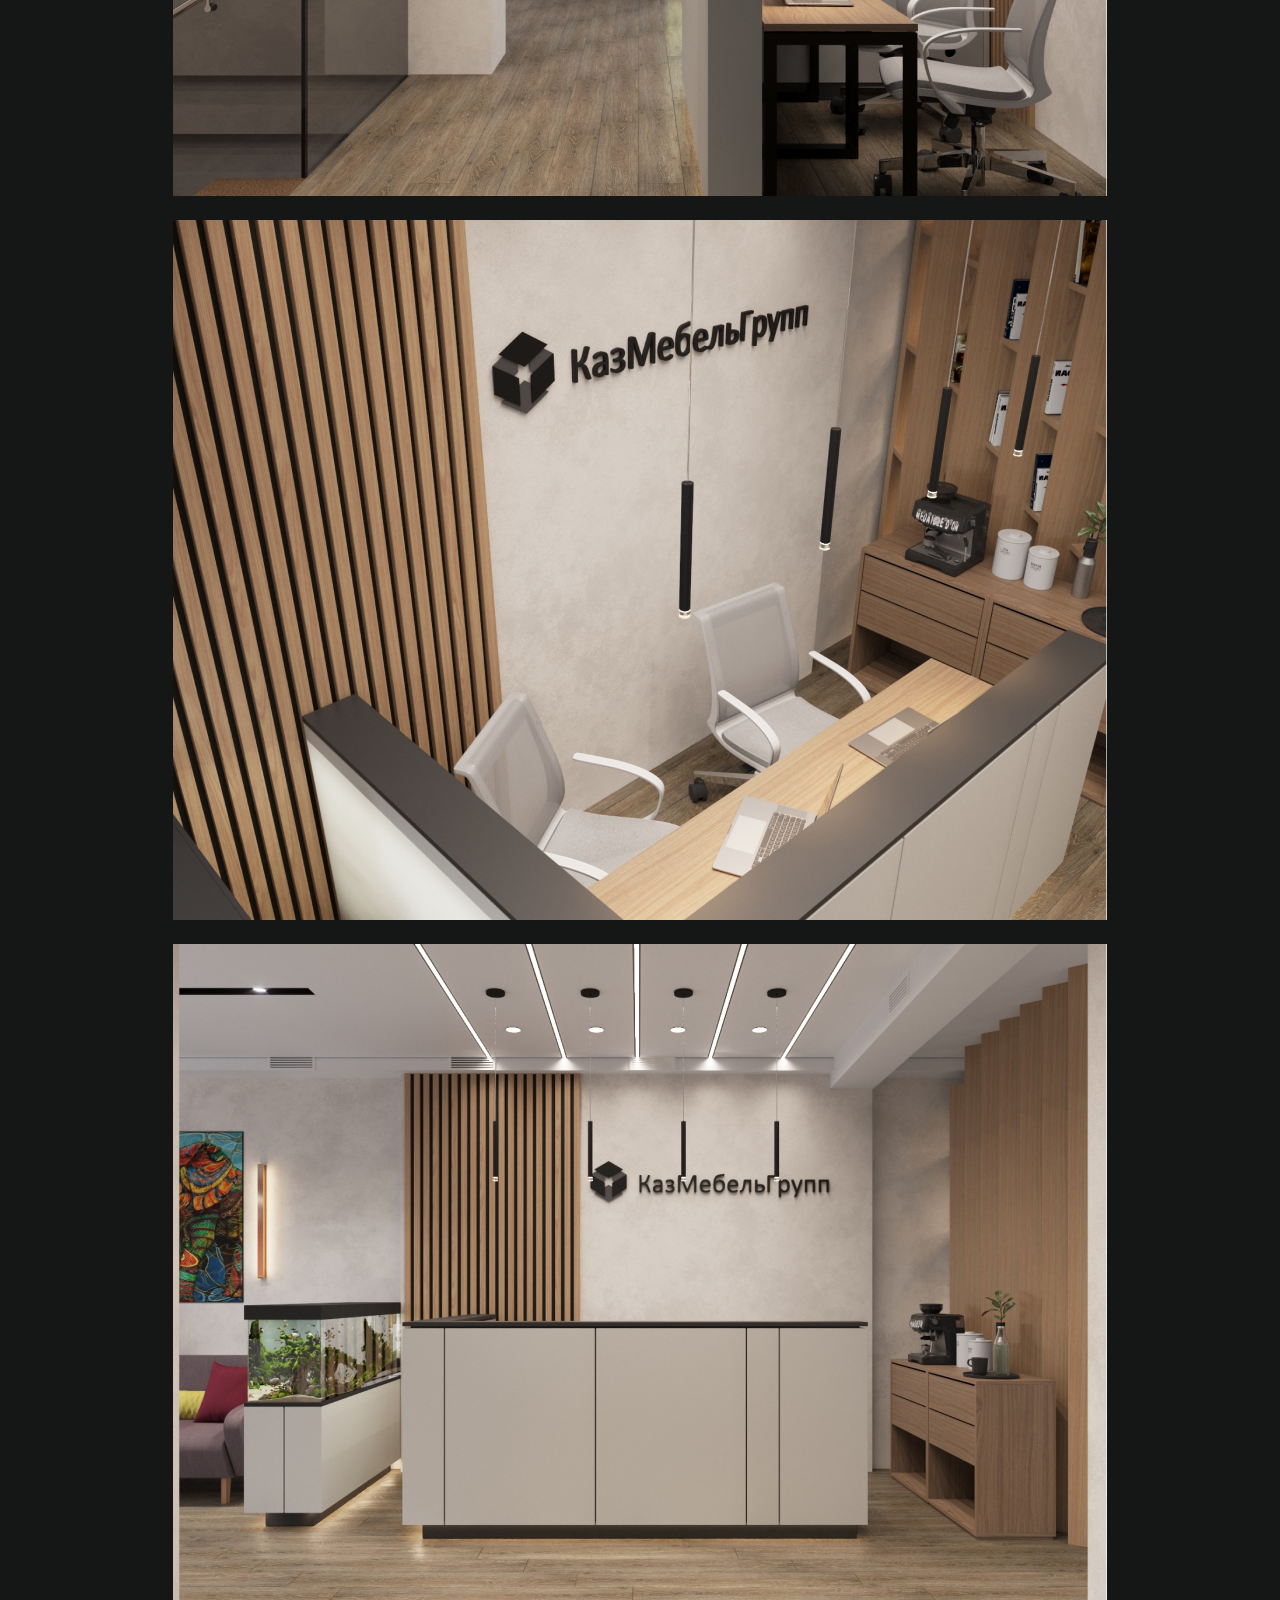
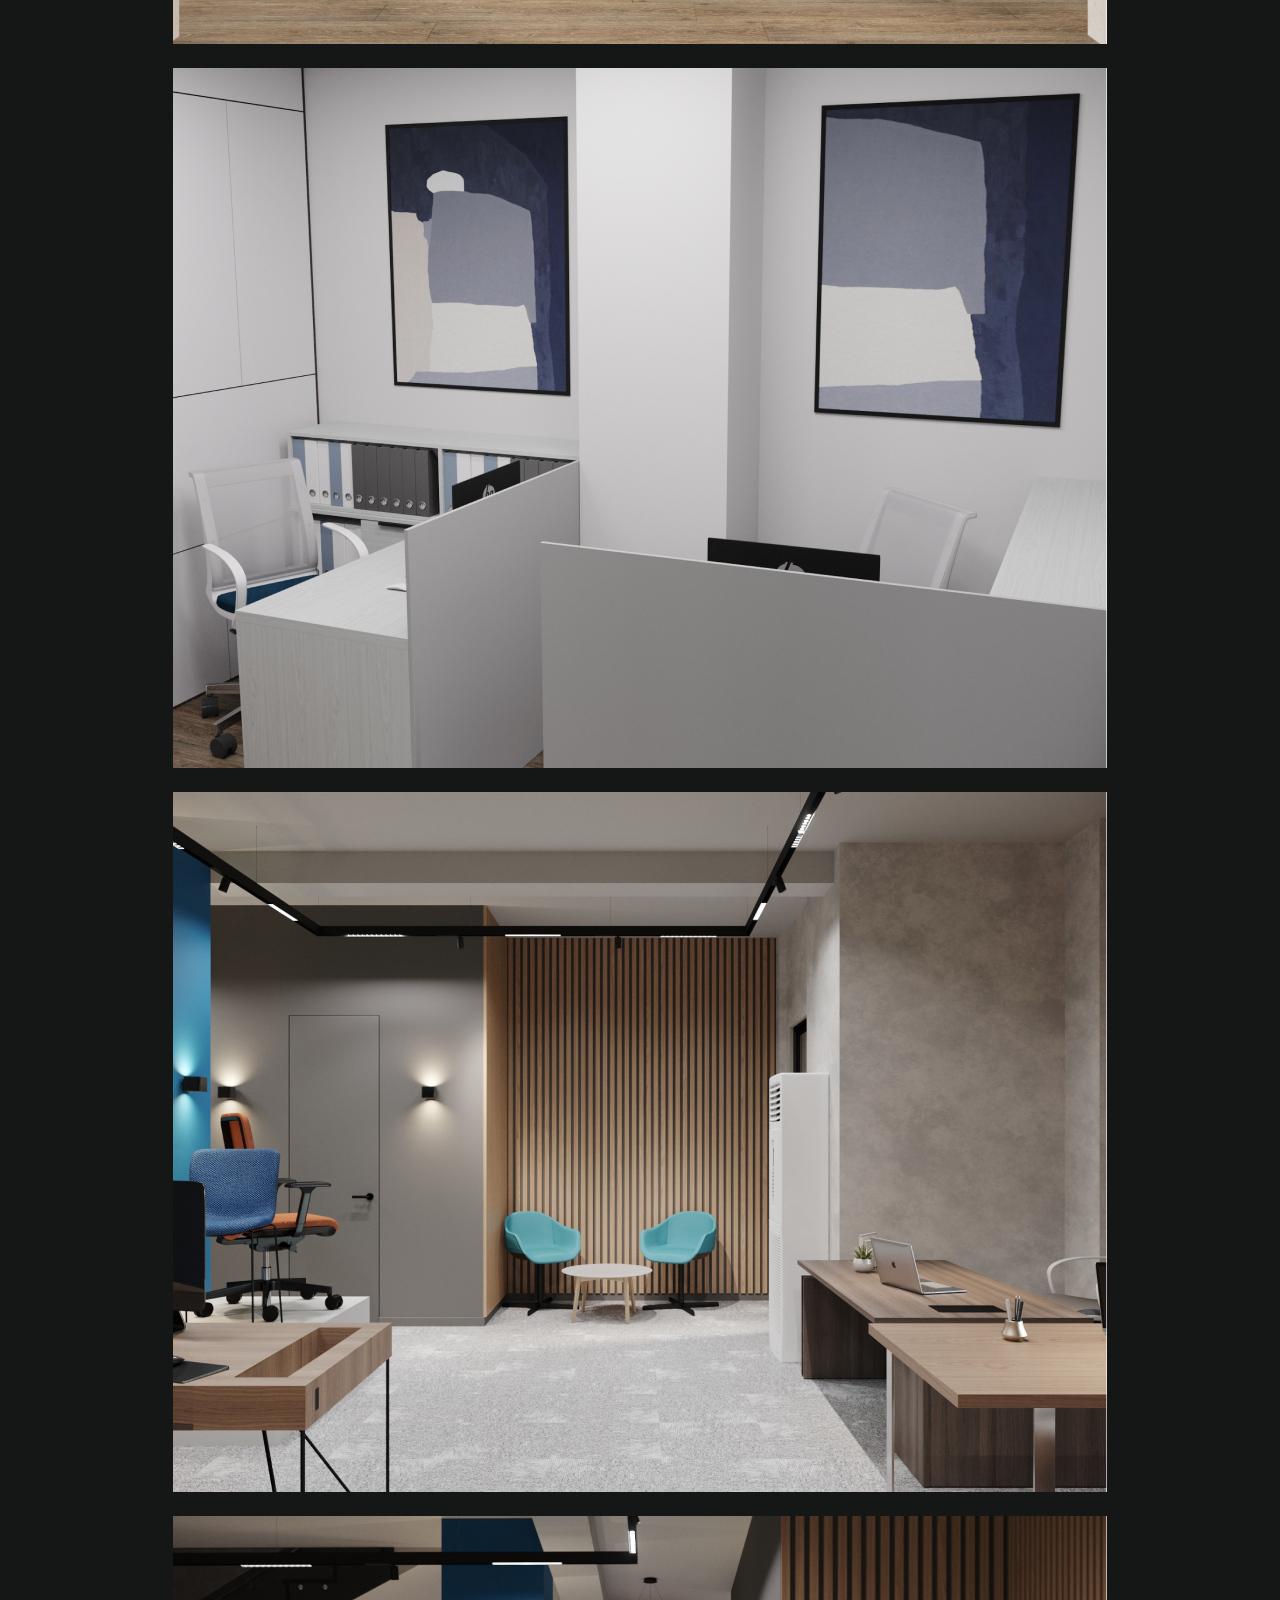
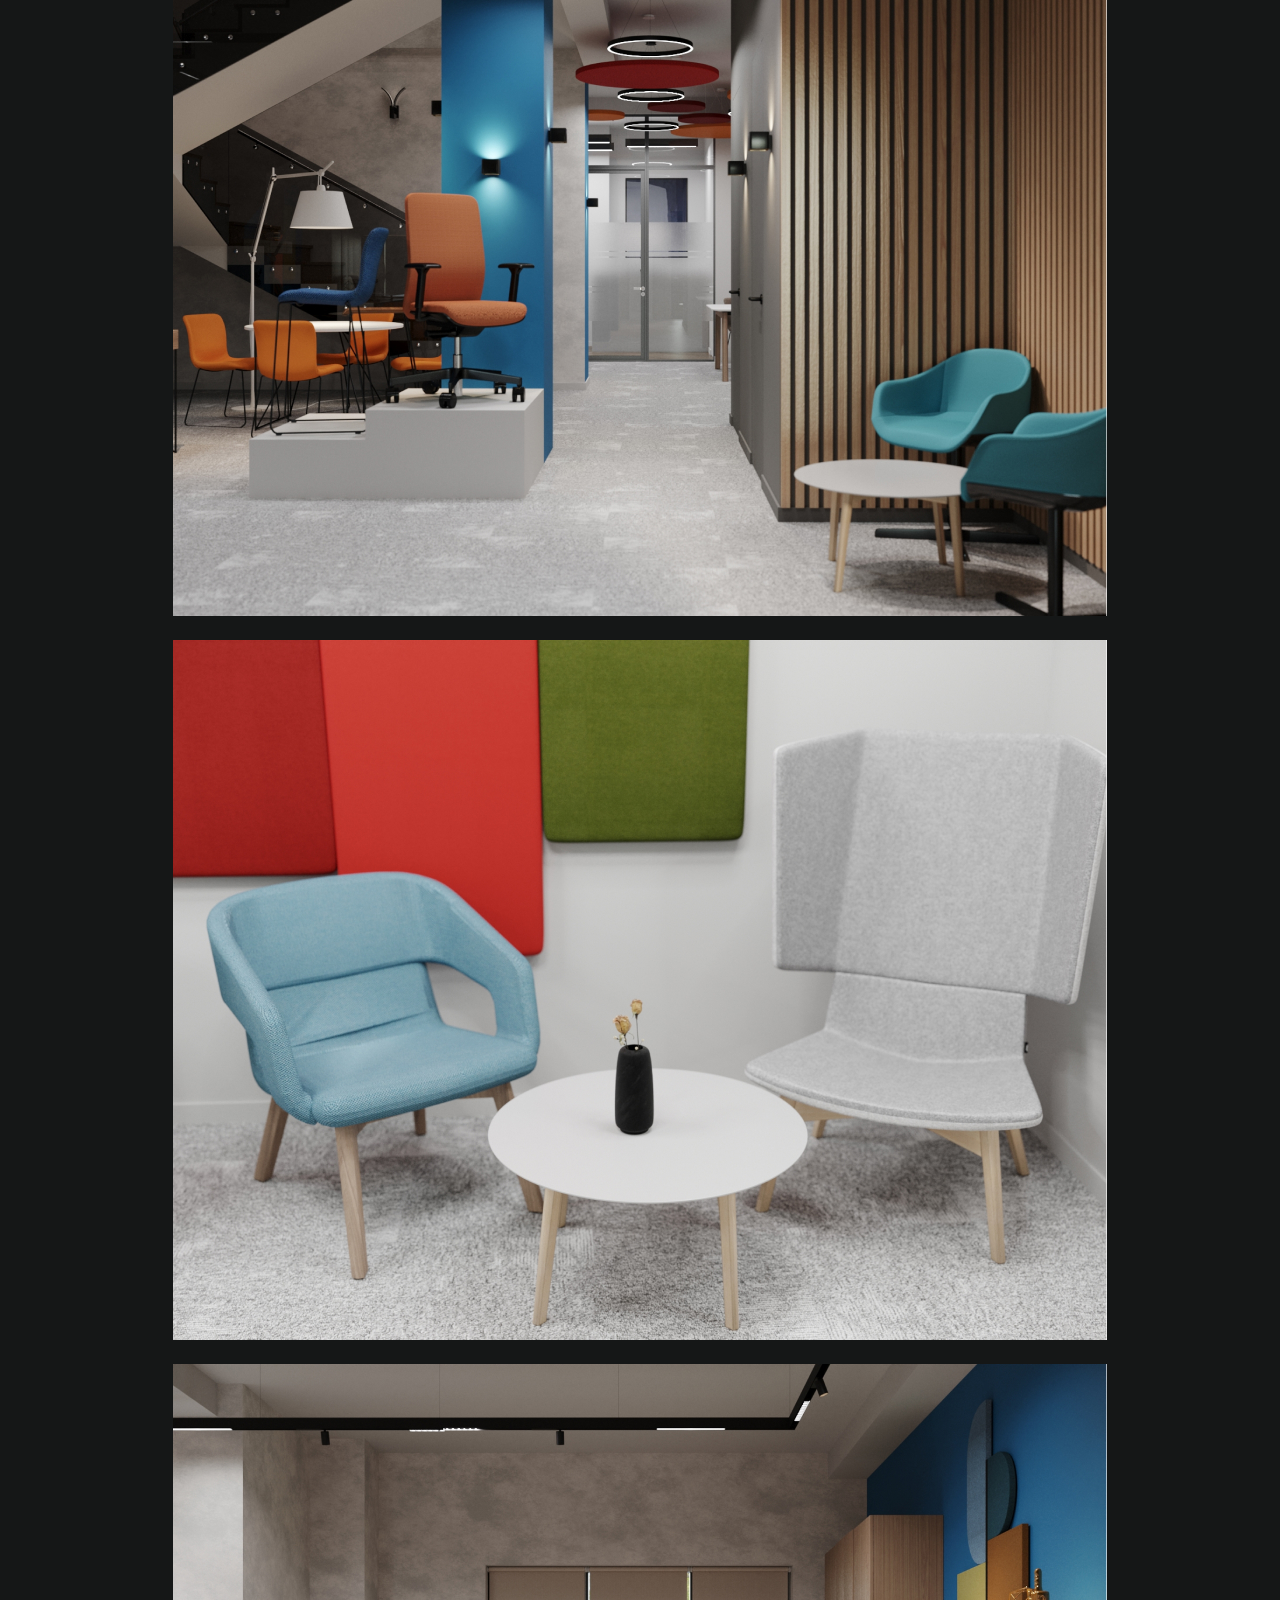
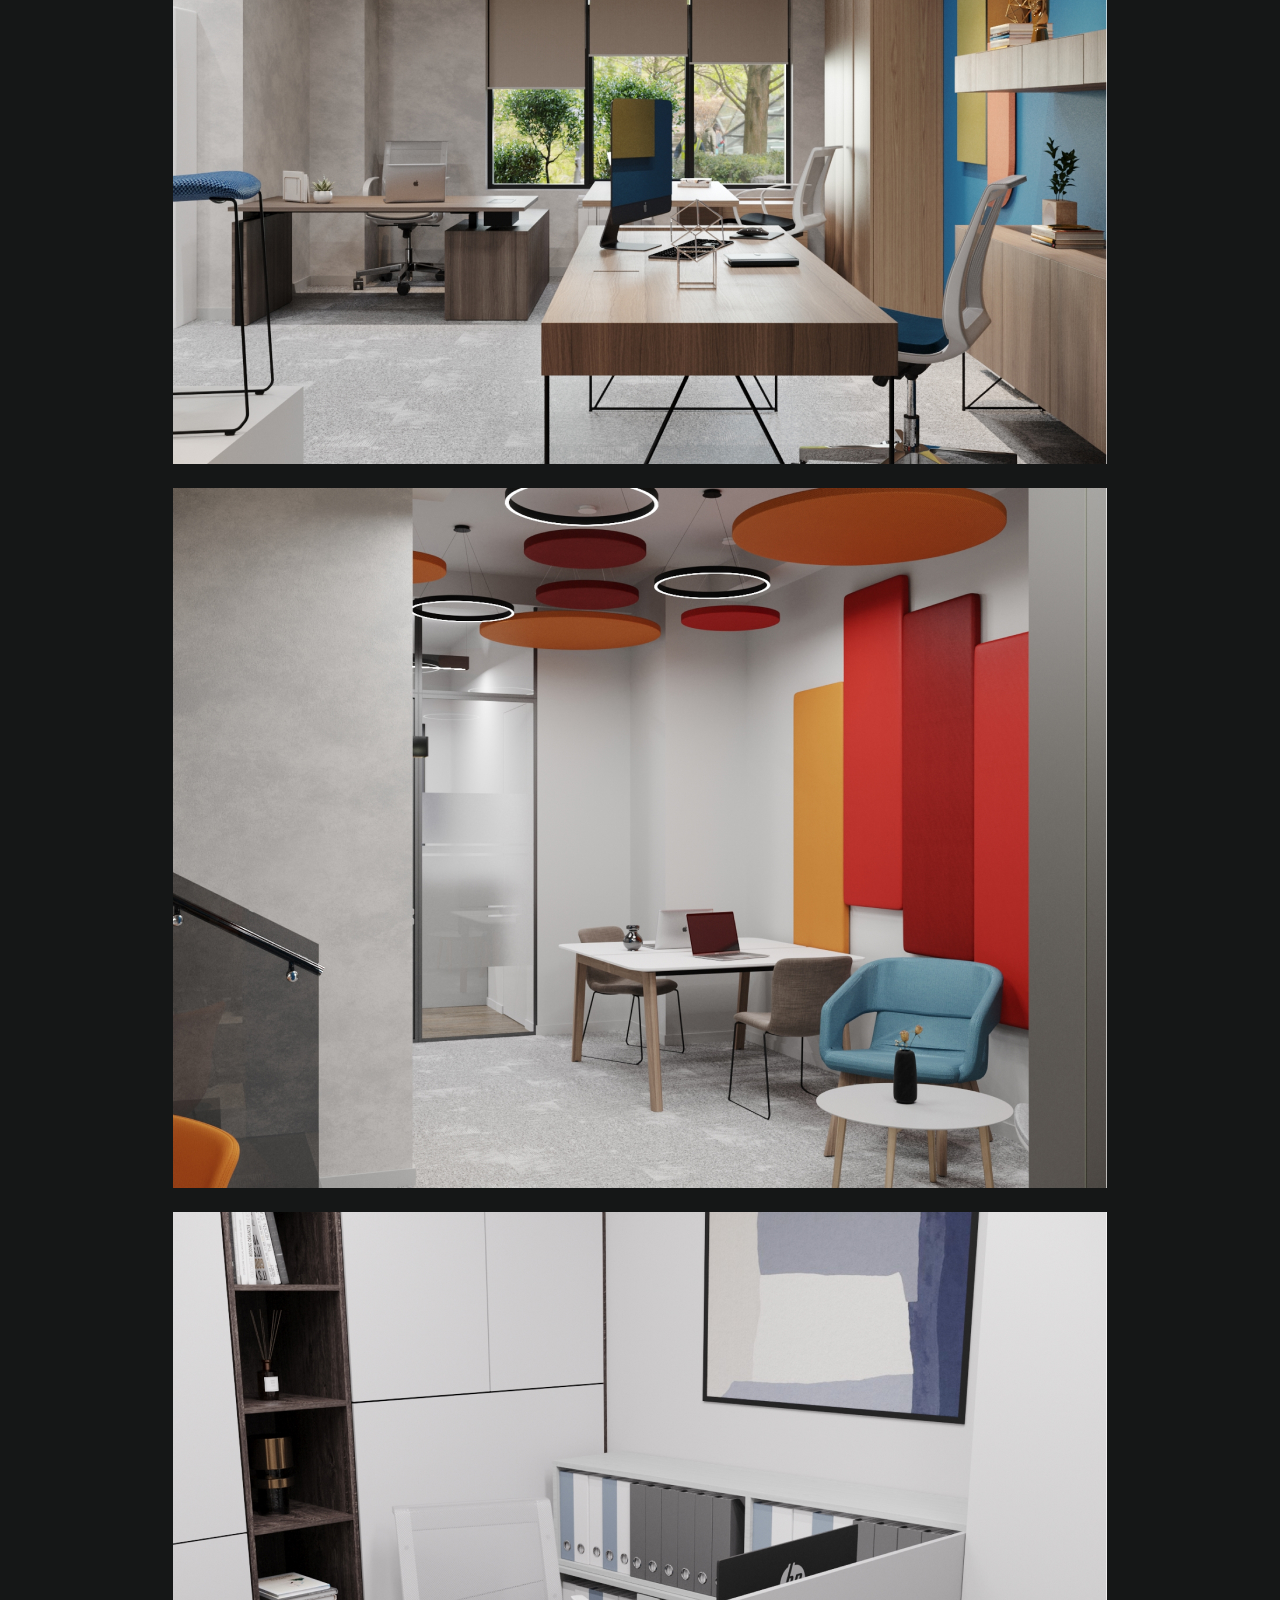
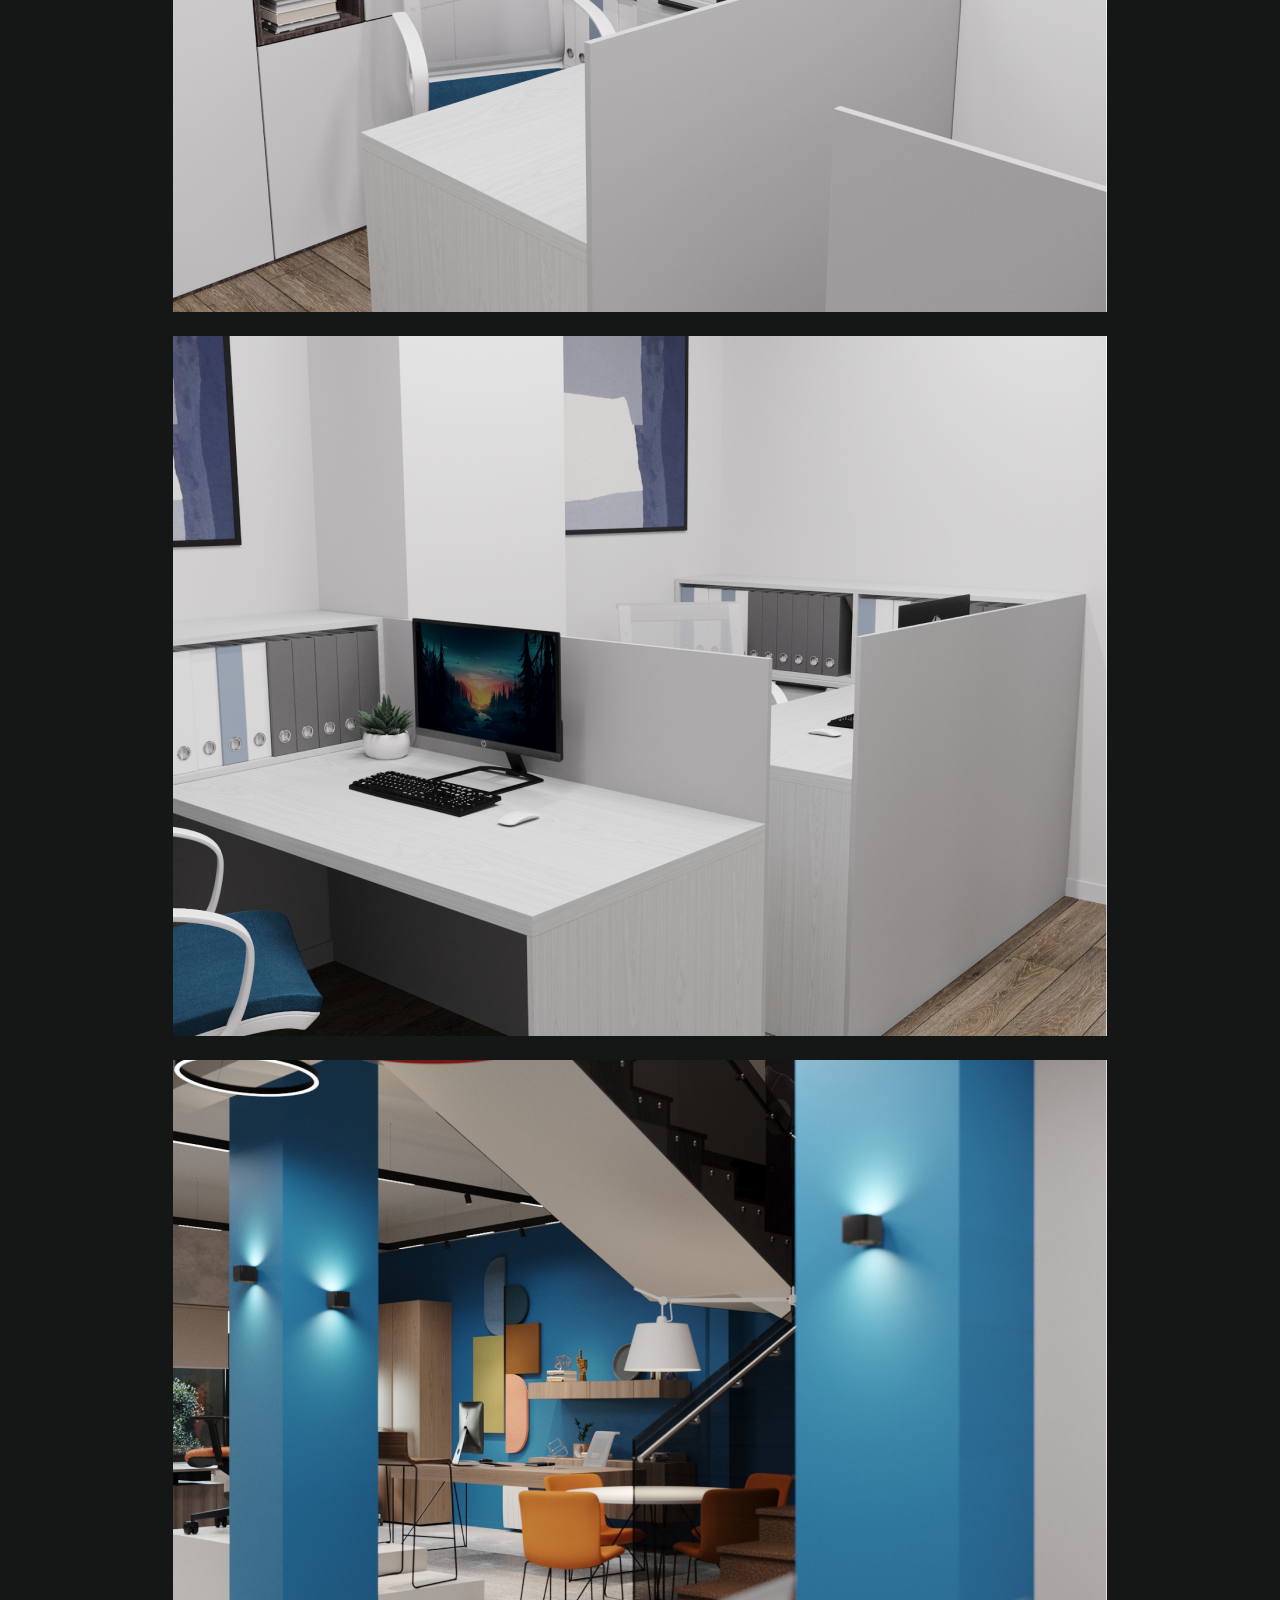
<file: portfolio/kazmebel.html>
<!DOCTYPE html>
<html lang="ru">
<head>
  <meta charset="UTF-8">
  <meta name="viewport" content="width=device-width, initial-scale=1.0">
<meta name="description" content="Студия интерьерного дизайна в Алматы">
  <meta name="keywords" content="Студия интерьерного дизайна в Алматы">
  <title>Salta interiors | Портфолио</title>
  <link rel="apple-touch-icon" sizes="180x180" href="../apple-touch-icon.png">
  <link rel="icon" type="image/png" sizes="32x32" href="../favicon-32x32.png">
  <link rel="icon" type="image/png" sizes="16x16" href="../favicon-16x16.png">
  <link rel="mask-icon" href="../safari-pinned-tab.svg" color="#5bbad5">
  <meta name="msapplication-TileColor" content="#da532c">
  <meta name="theme-color" content="#ffffff">
  <link rel="stylesheet" href="../css/main.css?v=412">  
</head>
<body>
  <header>
    <div class="container">
      <a href="/" class="logo">
        <img src="../img/logo.svg" alt="">
      </a>
      <ul class="nav">
        <li>
          <a href="../#Portfolio">Портфолио</a>
        </li>
        <li>
          <a href="../#About">О нас</a>
        </li>
        <li>
          <a href="../#Services">Услуги</a>
        </li>
        <li>
          <a href="../#WhyWe">Почему мы</a>
        </li>
        <li>
          <a href="../#Contacts">Контакты</a>
        </li>
      </ul>
      <div class="header-right">
        <a href="tel:+77021907242">+7 702 190 72 42</a>
        <a href="https://www.instagram.com/salta.interiors/" target="_blank"><img src="../img/insta.svg" alt=""></a>
      </div>
      <div class="mob-nav">
        <span></span><span></span><span></span><span></span><span></span><span></span>
      </div>
    </div>
  </header>
<!--   <section class="breadcrumbs">
    <div class="container">
      <ul>
        <li>
          <a href="/">Главная</a>
        </li>
        <li><p>/</p></li>
        <li>
          <a href="../portfolio.html">Портфолио</a>
        </li>
        <li>
          <p>/</p>
        </li>
        <li>
          <p>Kazmebel</p>
        </li>
      </ul>
    </div>
  </section>
 -->
  <section class="main-prev" style="background:url('../img/portf/5/main.jpg')">
    <div class="top">
      <h1>Kazmebel</h1>
      <p>Curabitur ullamcorper ultricies, tellus rhoncus tempus eget condimentum,sem quam semper liberoCurabitur ullamcorper ultricies, tellus rhoncus tempus eget </p>
    </div>
    <div class="bottom">
      Almaty, 2021
    </div>
  </section>

  <section class="images-portf">
    <div class="container">
      <img src="../img/portf/5/1.jpg" alt="">
      <img src="../img/portf/5/2.jpg" alt="">
      <img src="../img/portf/5/3.jpg" alt="">
      <img src="../img/portf/5/4.jpg" alt="">
      <img src="../img/portf/5/5.jpg" alt="">
      <img src="../img/portf/5/6.jpg" alt="">
      <img src="../img/portf/5/7.jpg" alt="">
      <img src="../img/portf/5/8.jpg" alt="">
      <img src="../img/portf/5/9.jpg" alt="">
      <img src="../img/portf/5/10.jpg" alt="">
      <img src="../img/portf/5/11.jpg" alt="">
      <img src="../img/portf/5/12.jpg" alt="">
      <img src="../img/portf/5/13.jpg" alt="">
      <img src="../img/portf/5/14.jpg" alt="">
      <img src="../img/portf/5/15.jpg" alt="">
      <img src="../img/portf/5/16.jpg" alt="">
      <img src="../img/portf/5/17.jpg" alt="">
      <img src="../img/portf/5/18.jpg" alt="">
      <img src="../img/portf/5/19.jpg" alt="">
      <img src="../img/portf/5/20.jpg" alt="">
      <img src="../img/portf/5/21.jpg" alt="">
      <img src="../img/portf/5/22.jpg" alt="">
      <img src="../img/portf/5/23.jpg" alt="">
      <img src="../img/portf/5/24.jpg" alt="">
      <img src="../img/portf/5/25.jpg" alt="">
      <img src="../img/portf/5/26.jpg" alt="">
    </div>
  </section>
  <a href="https://api.whatsapp.com/send/?phone=77021907242" id="whatsapp">
    <img src="../img/whatsapp.svg" alt="">
  </a>
  <script src="../js/main.js?v=412"></script>
</body>
</html>
</file>
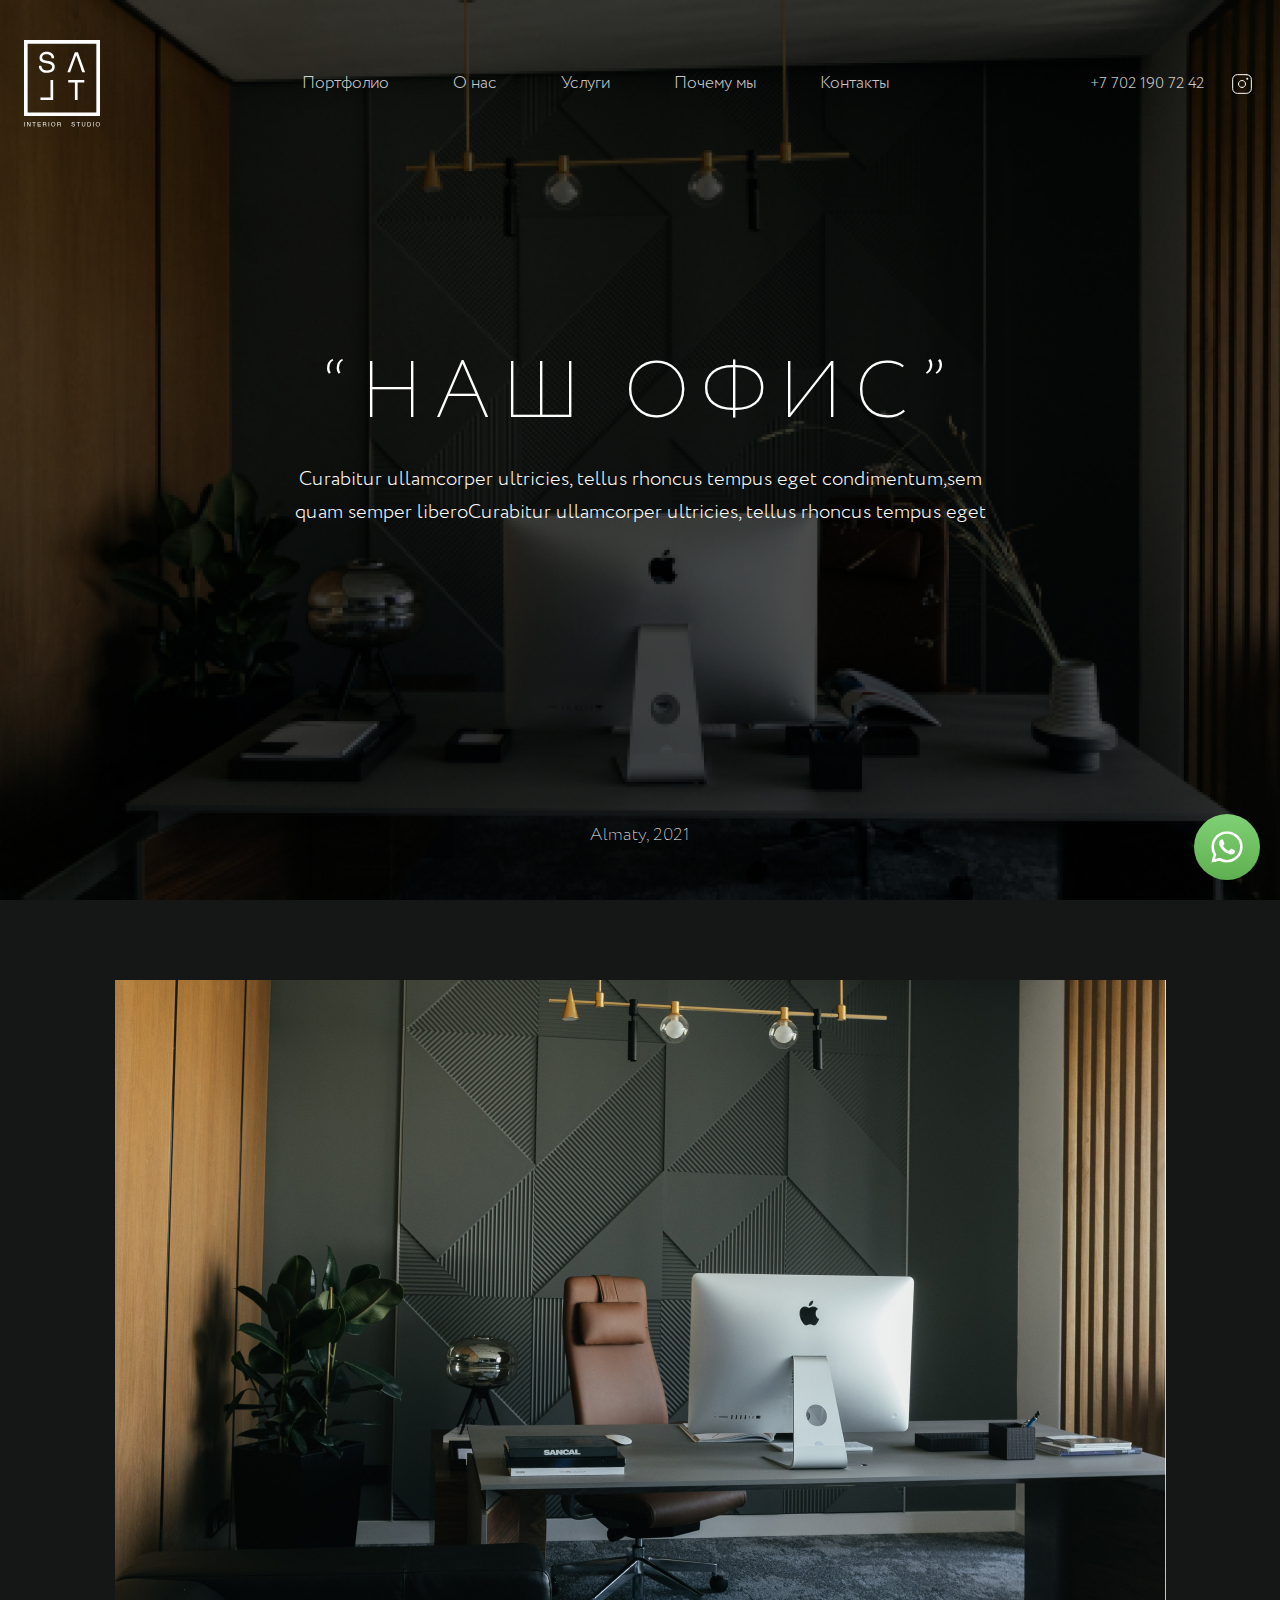
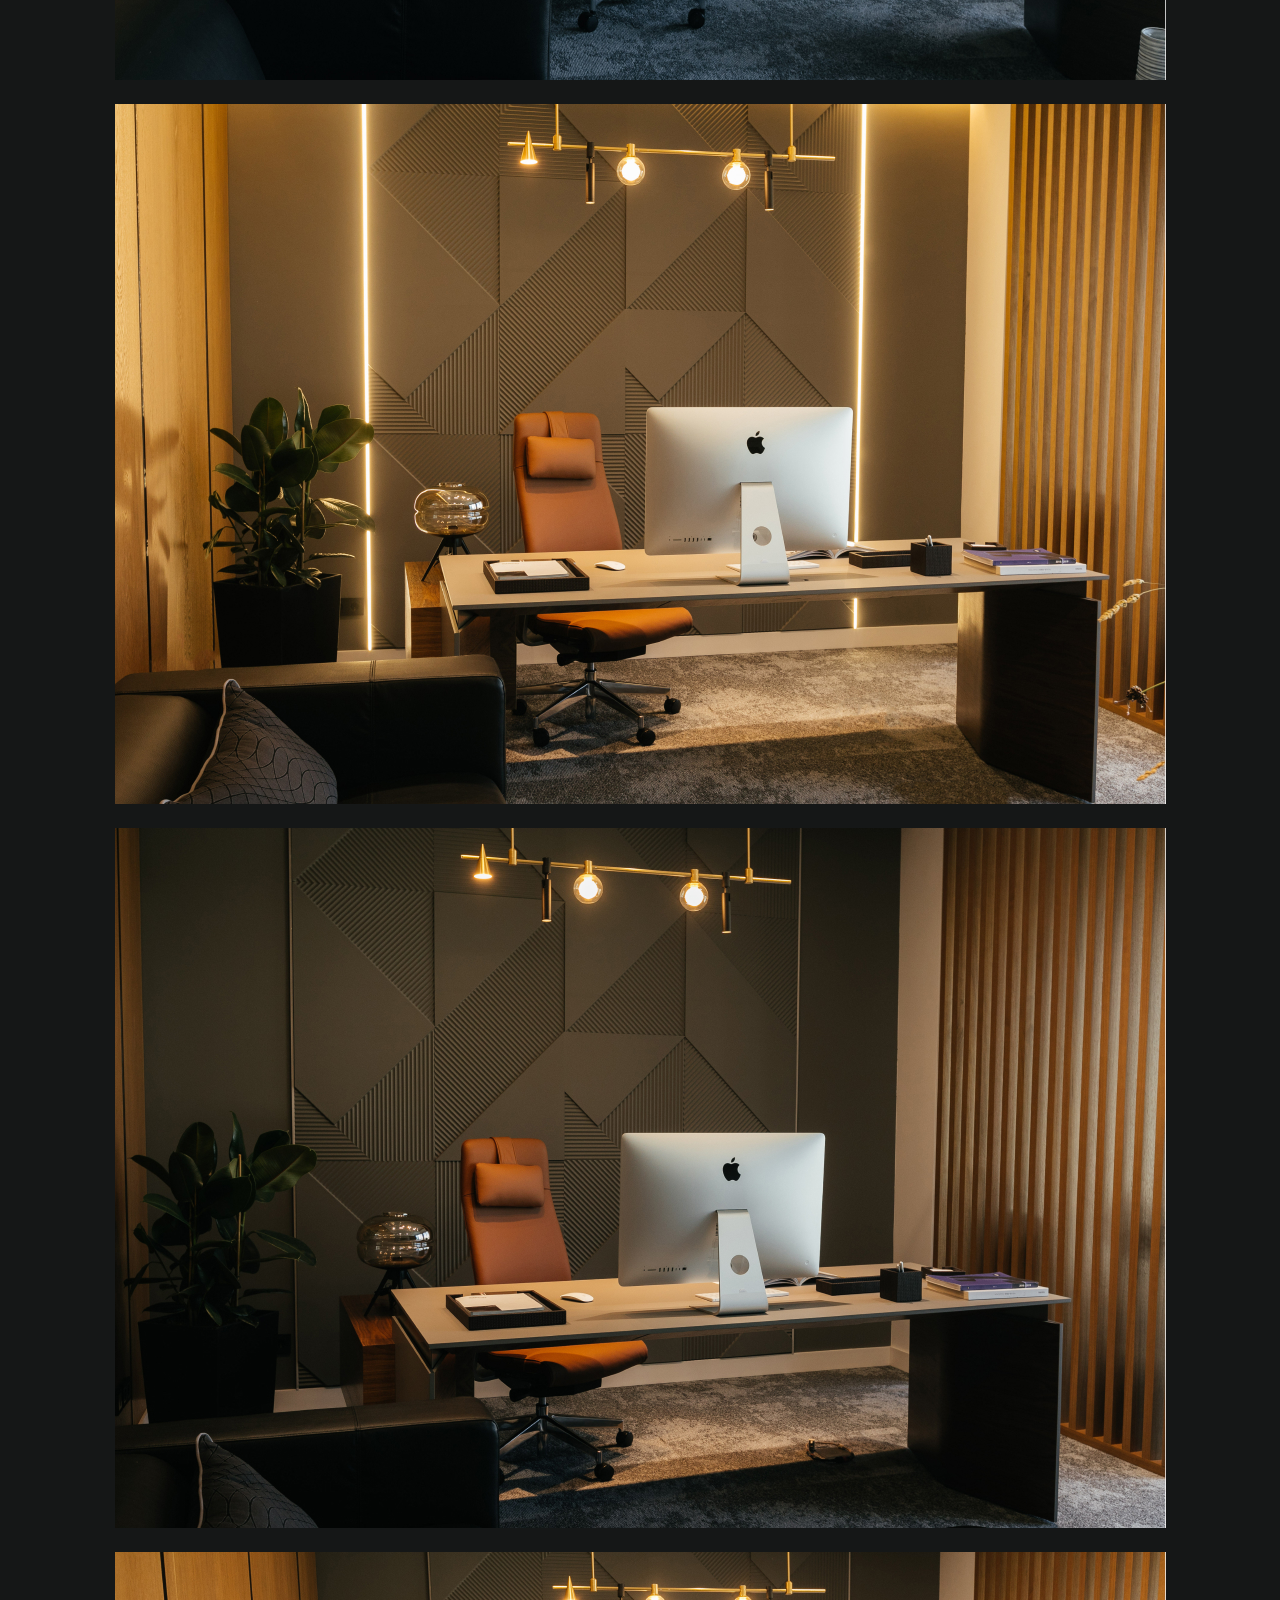
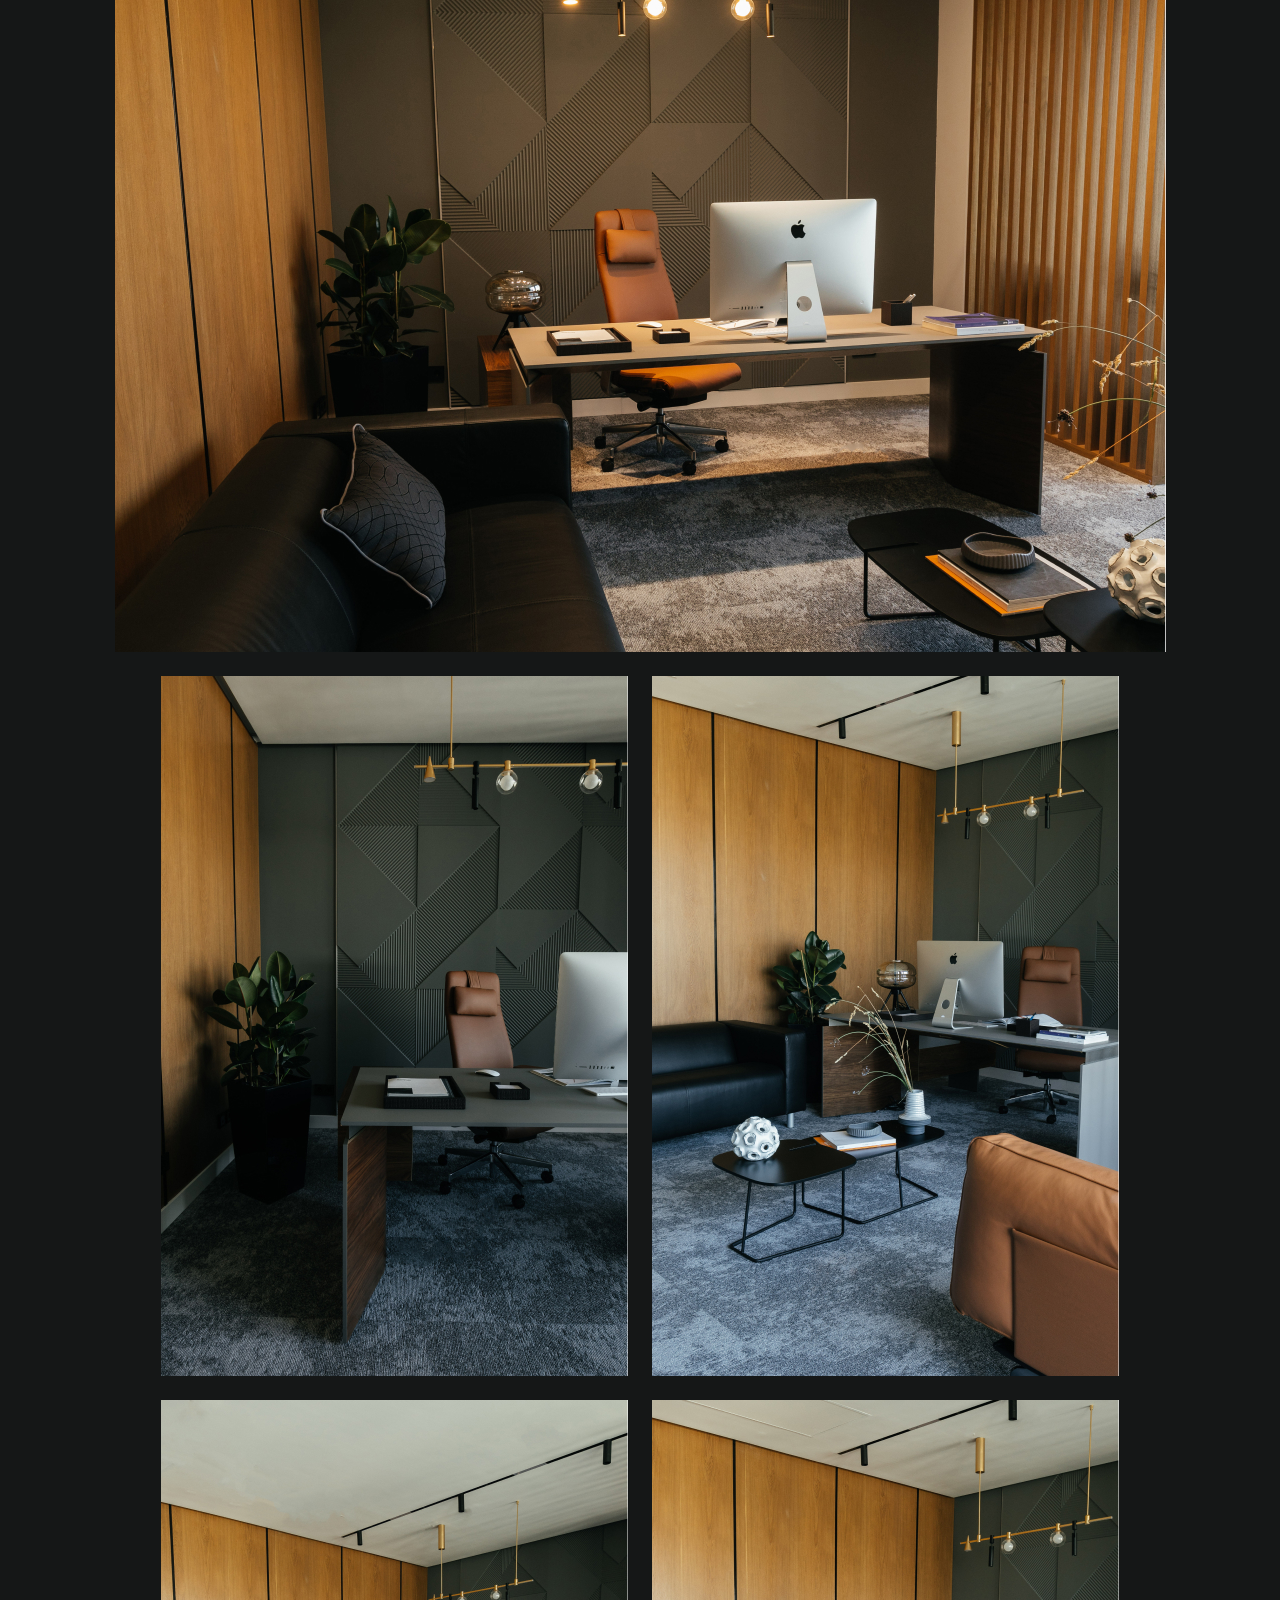
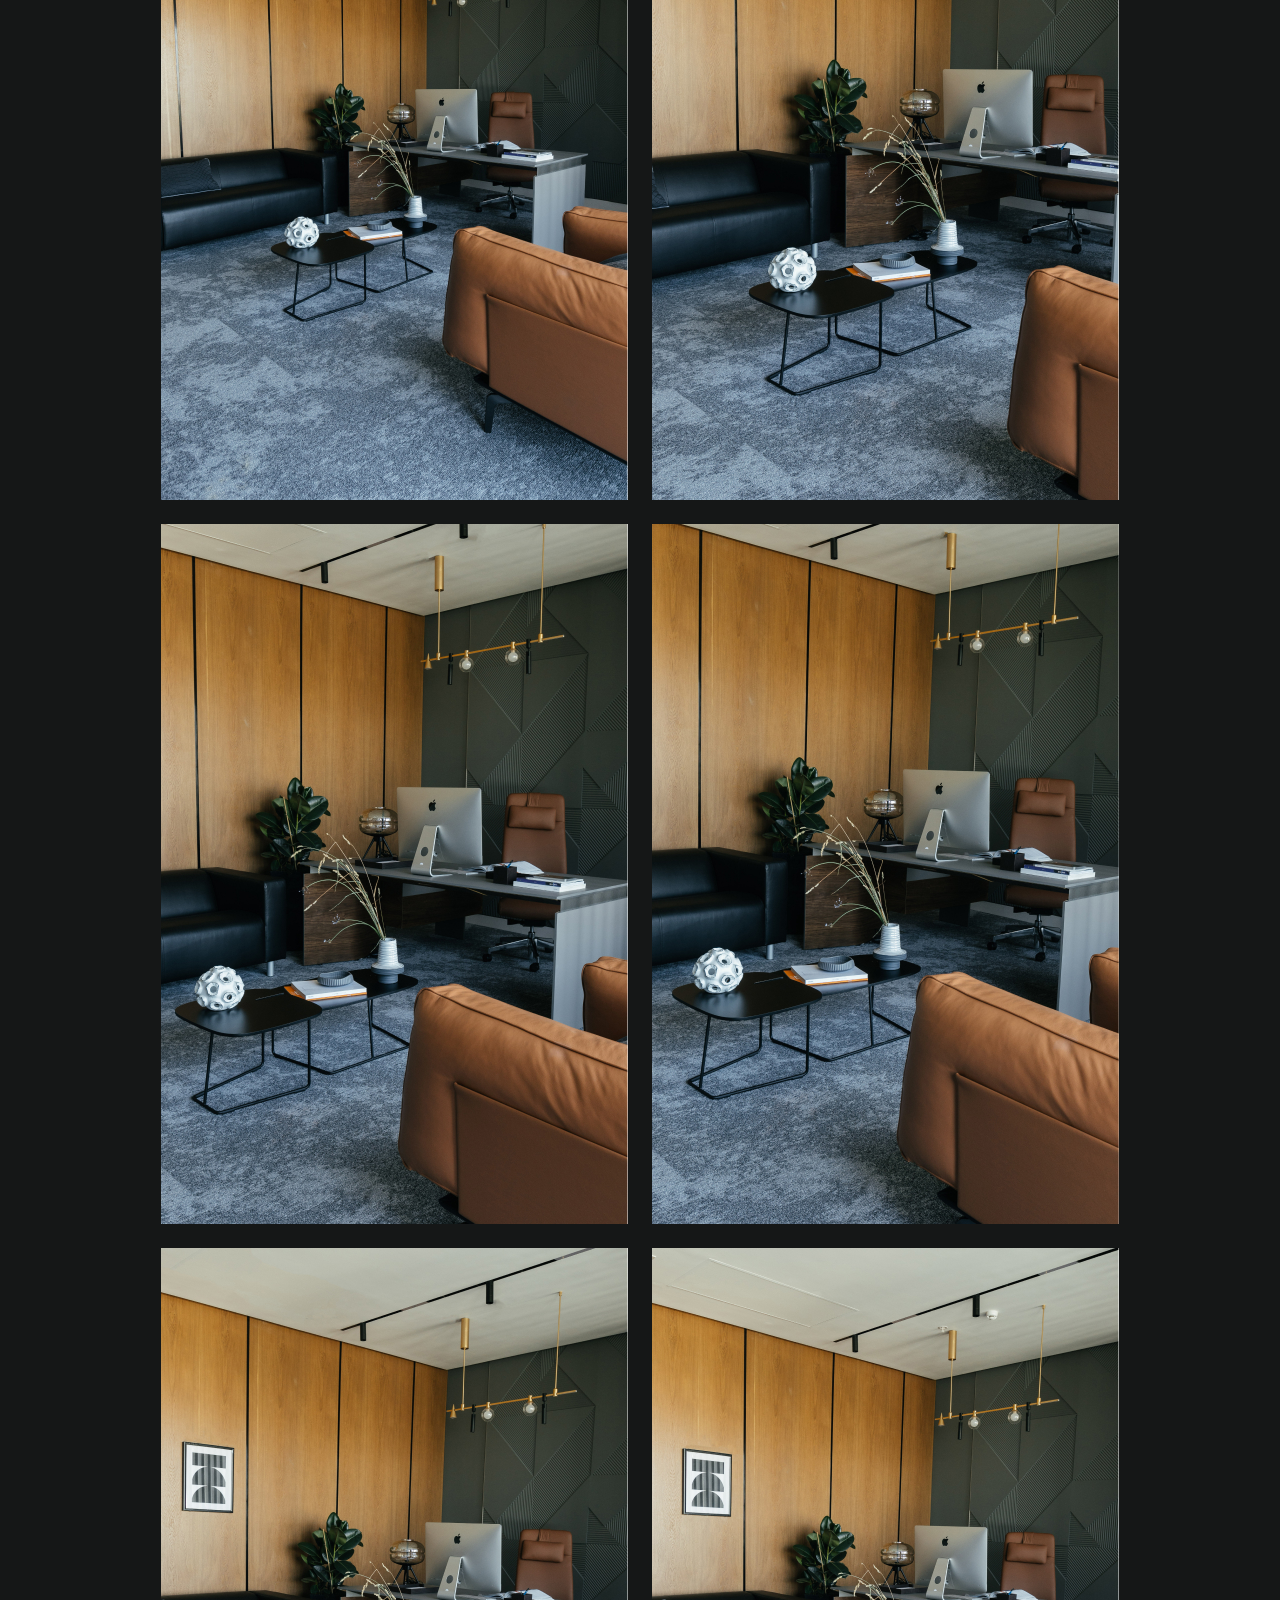
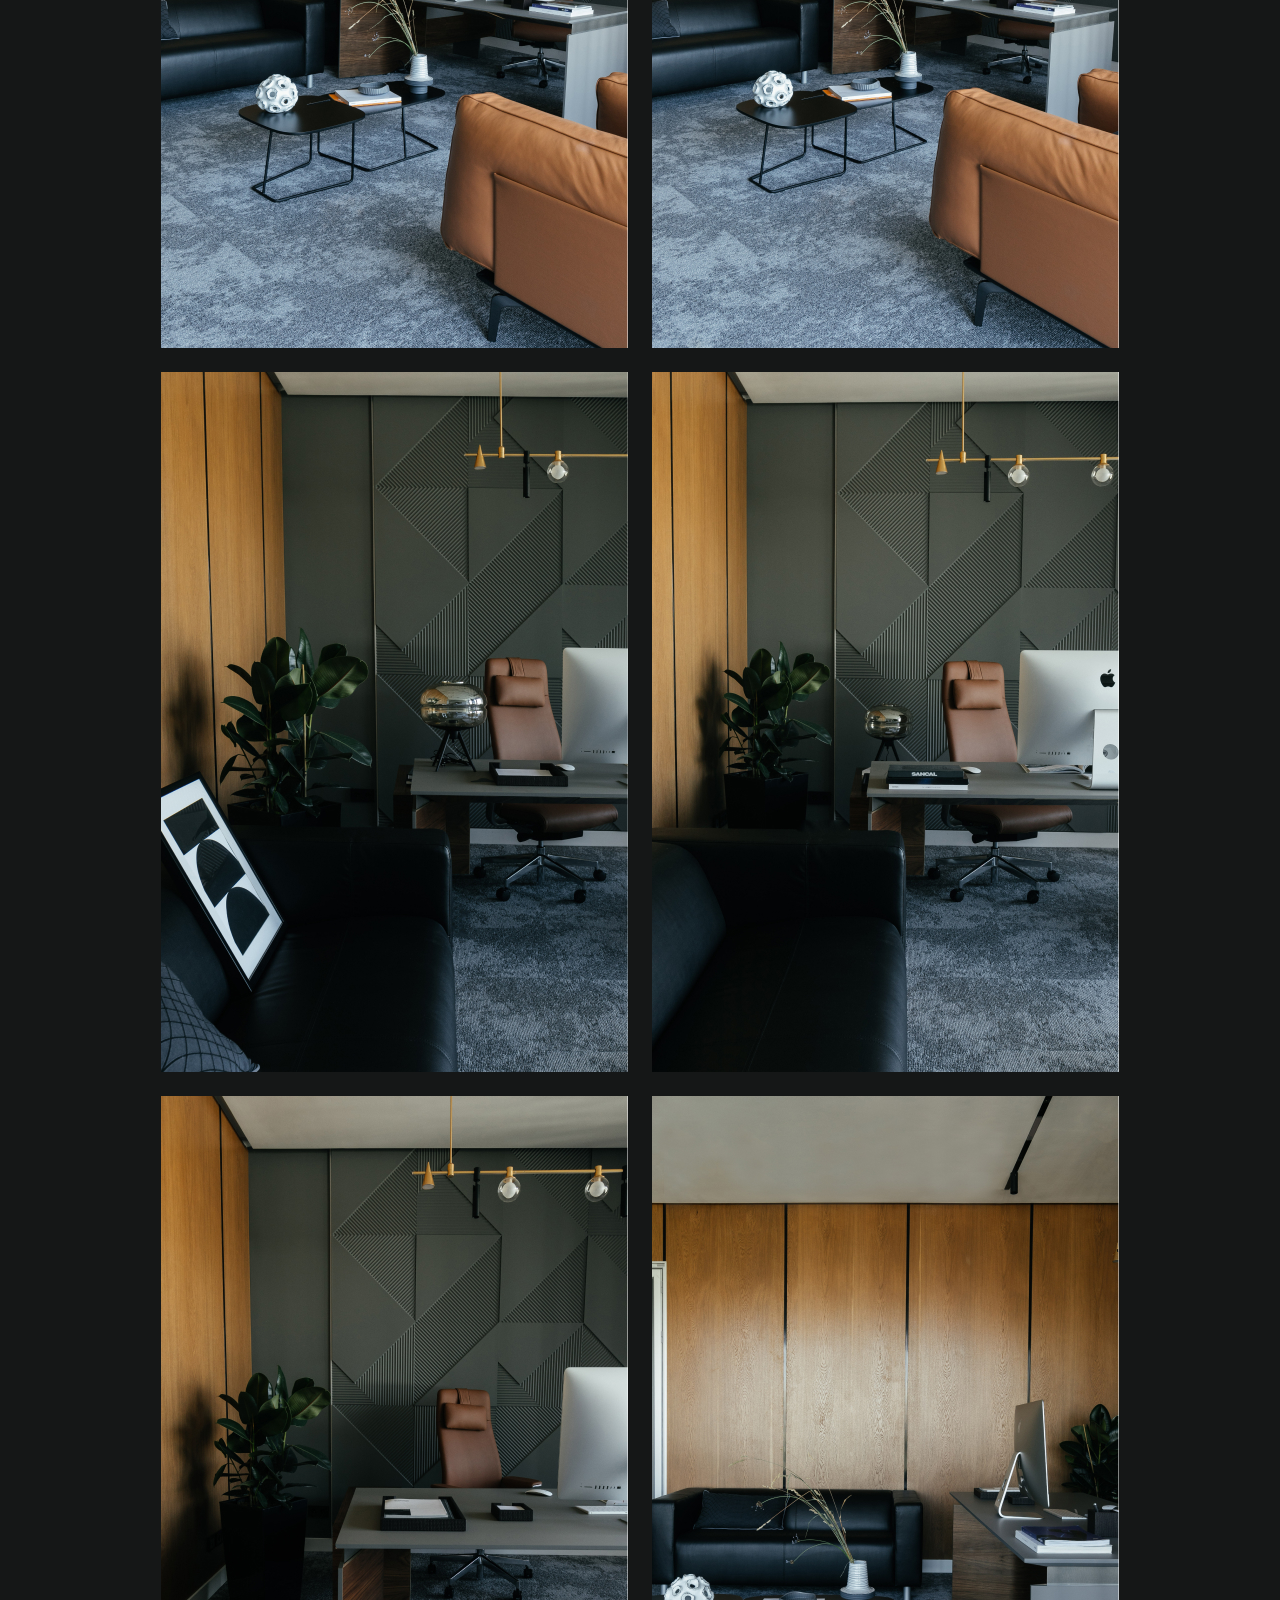
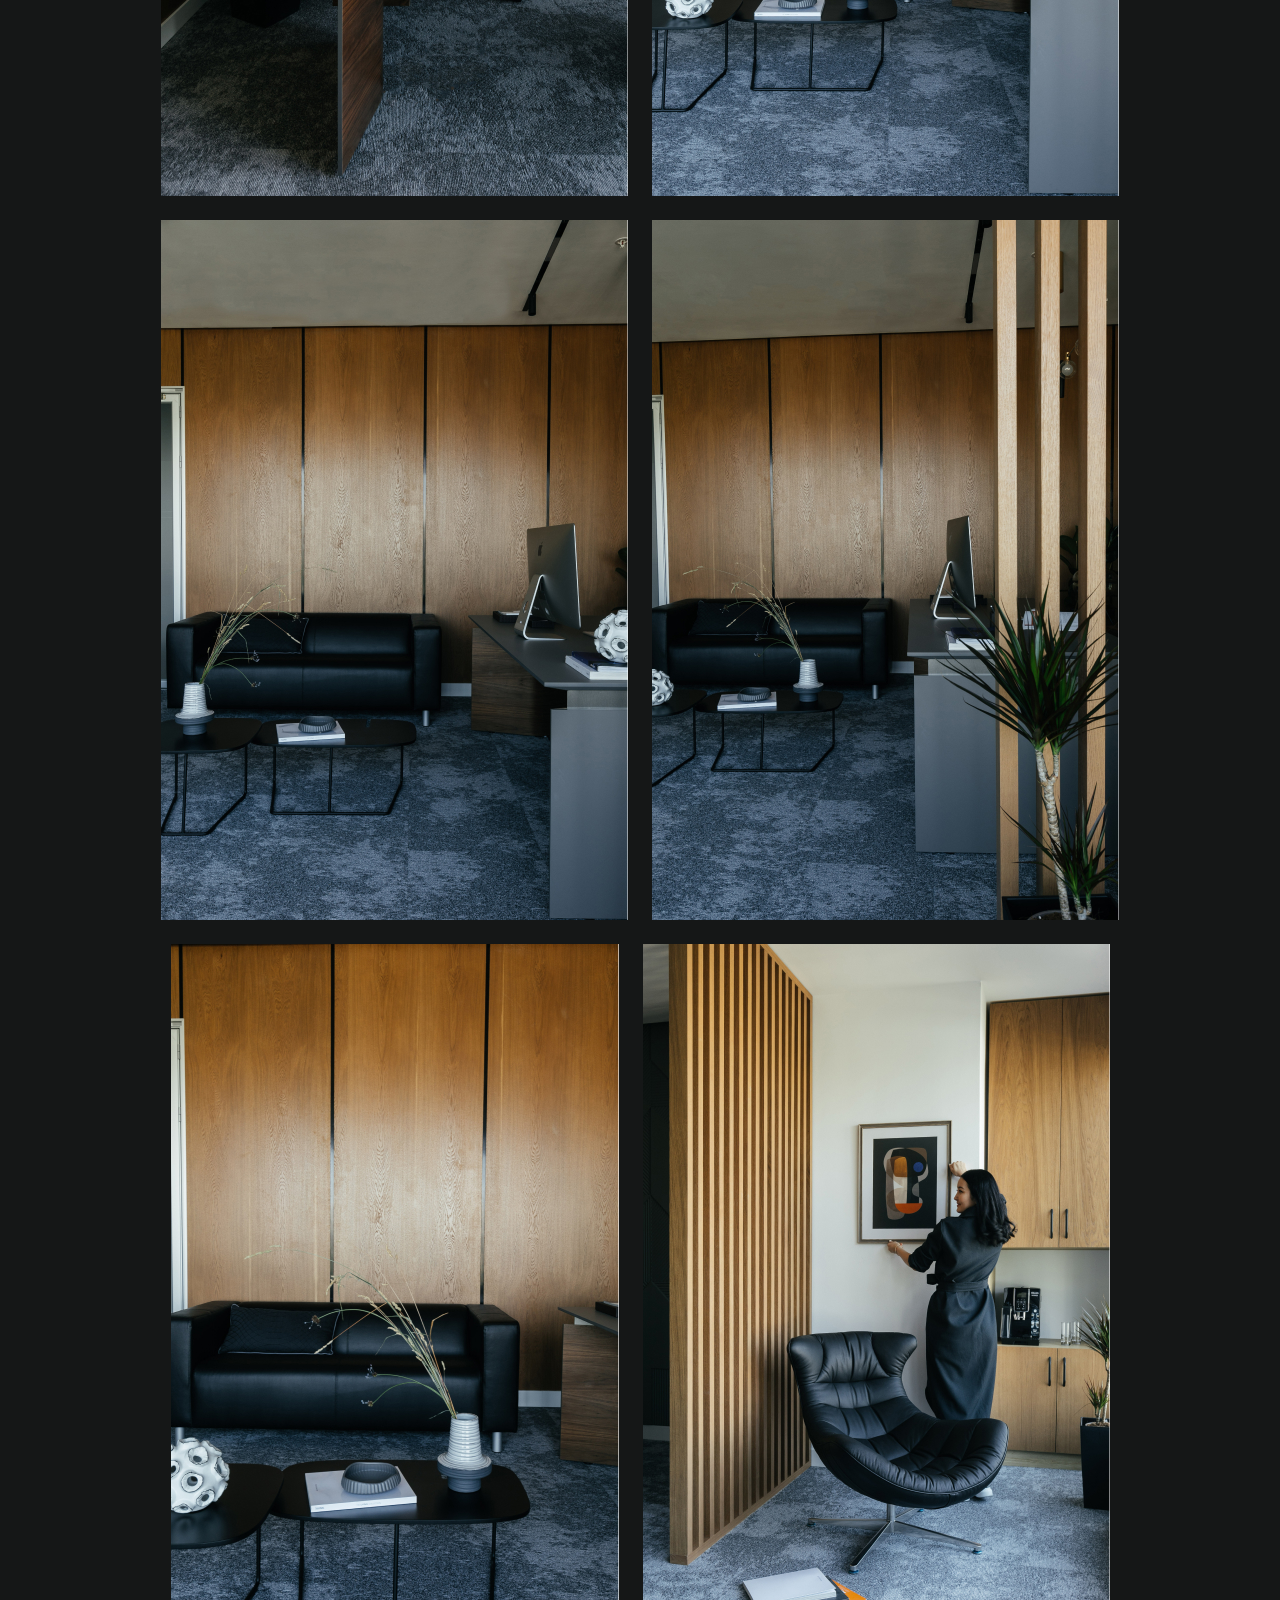
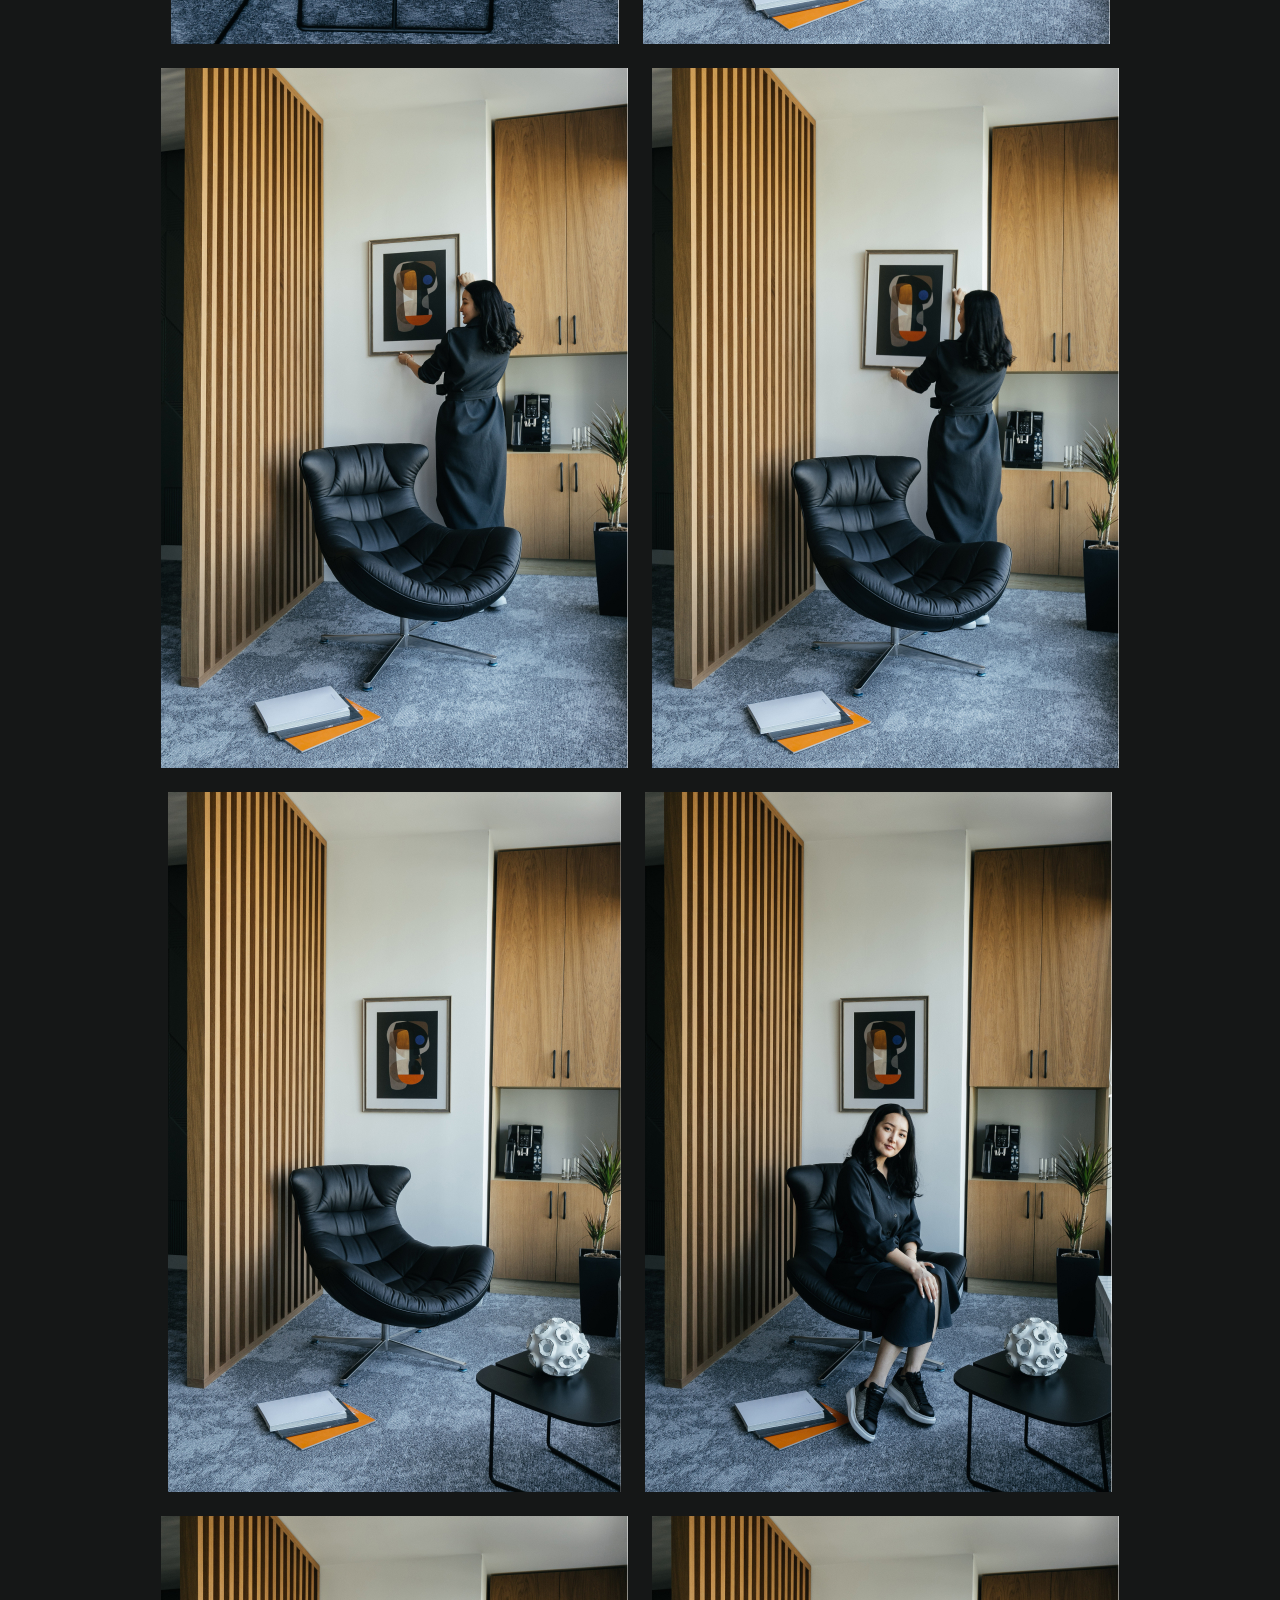
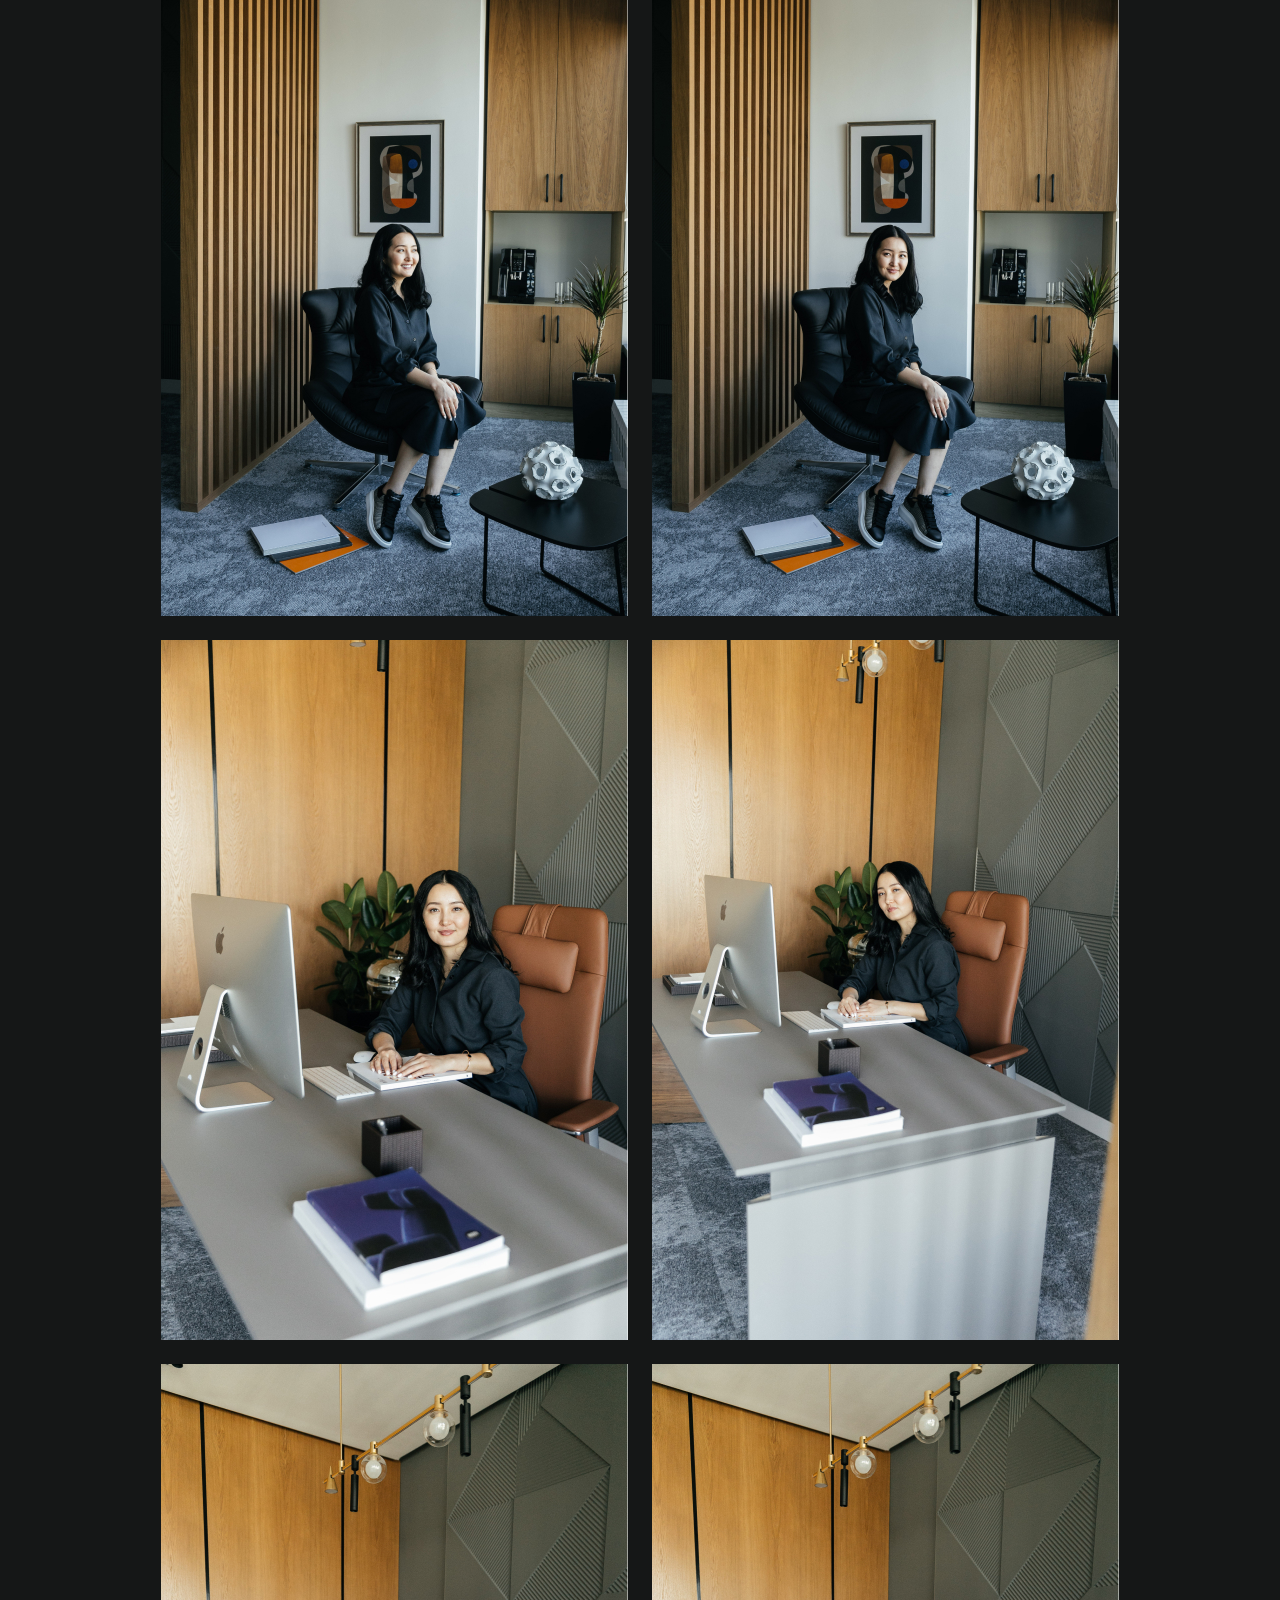
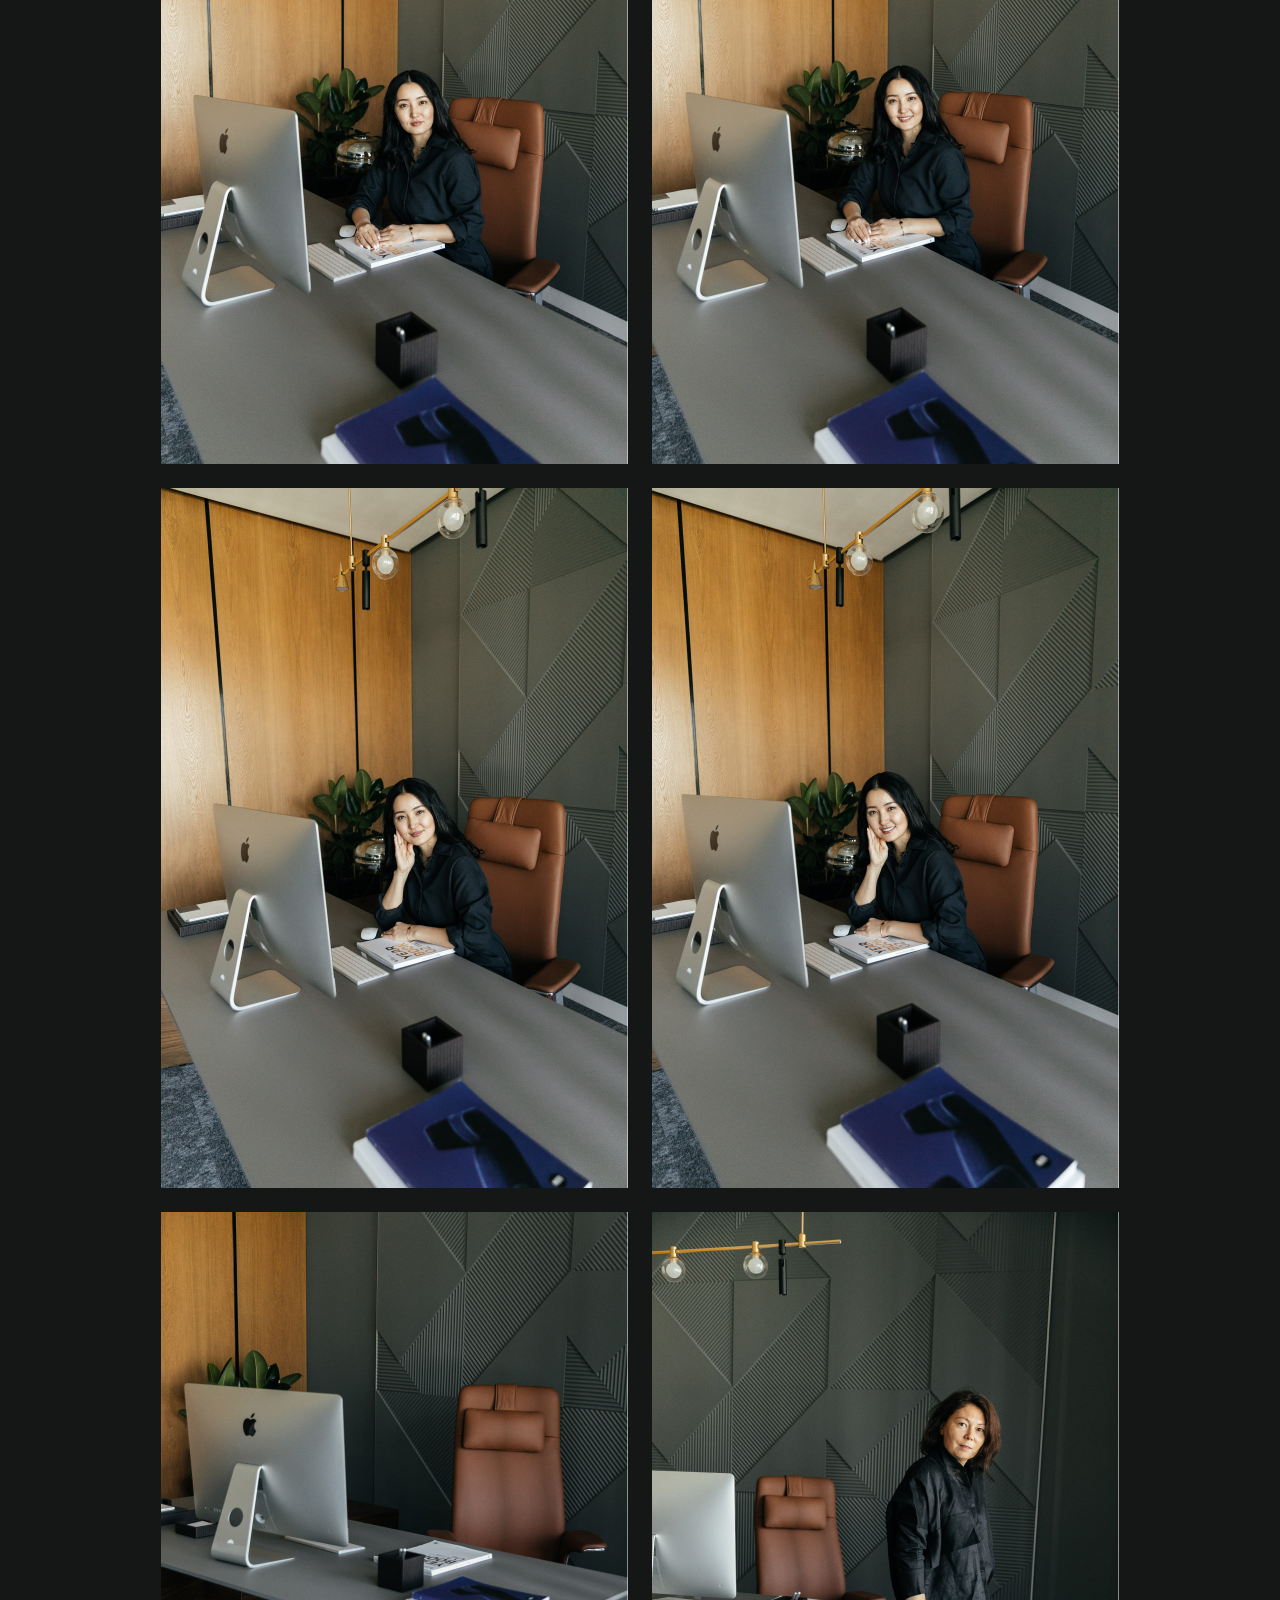
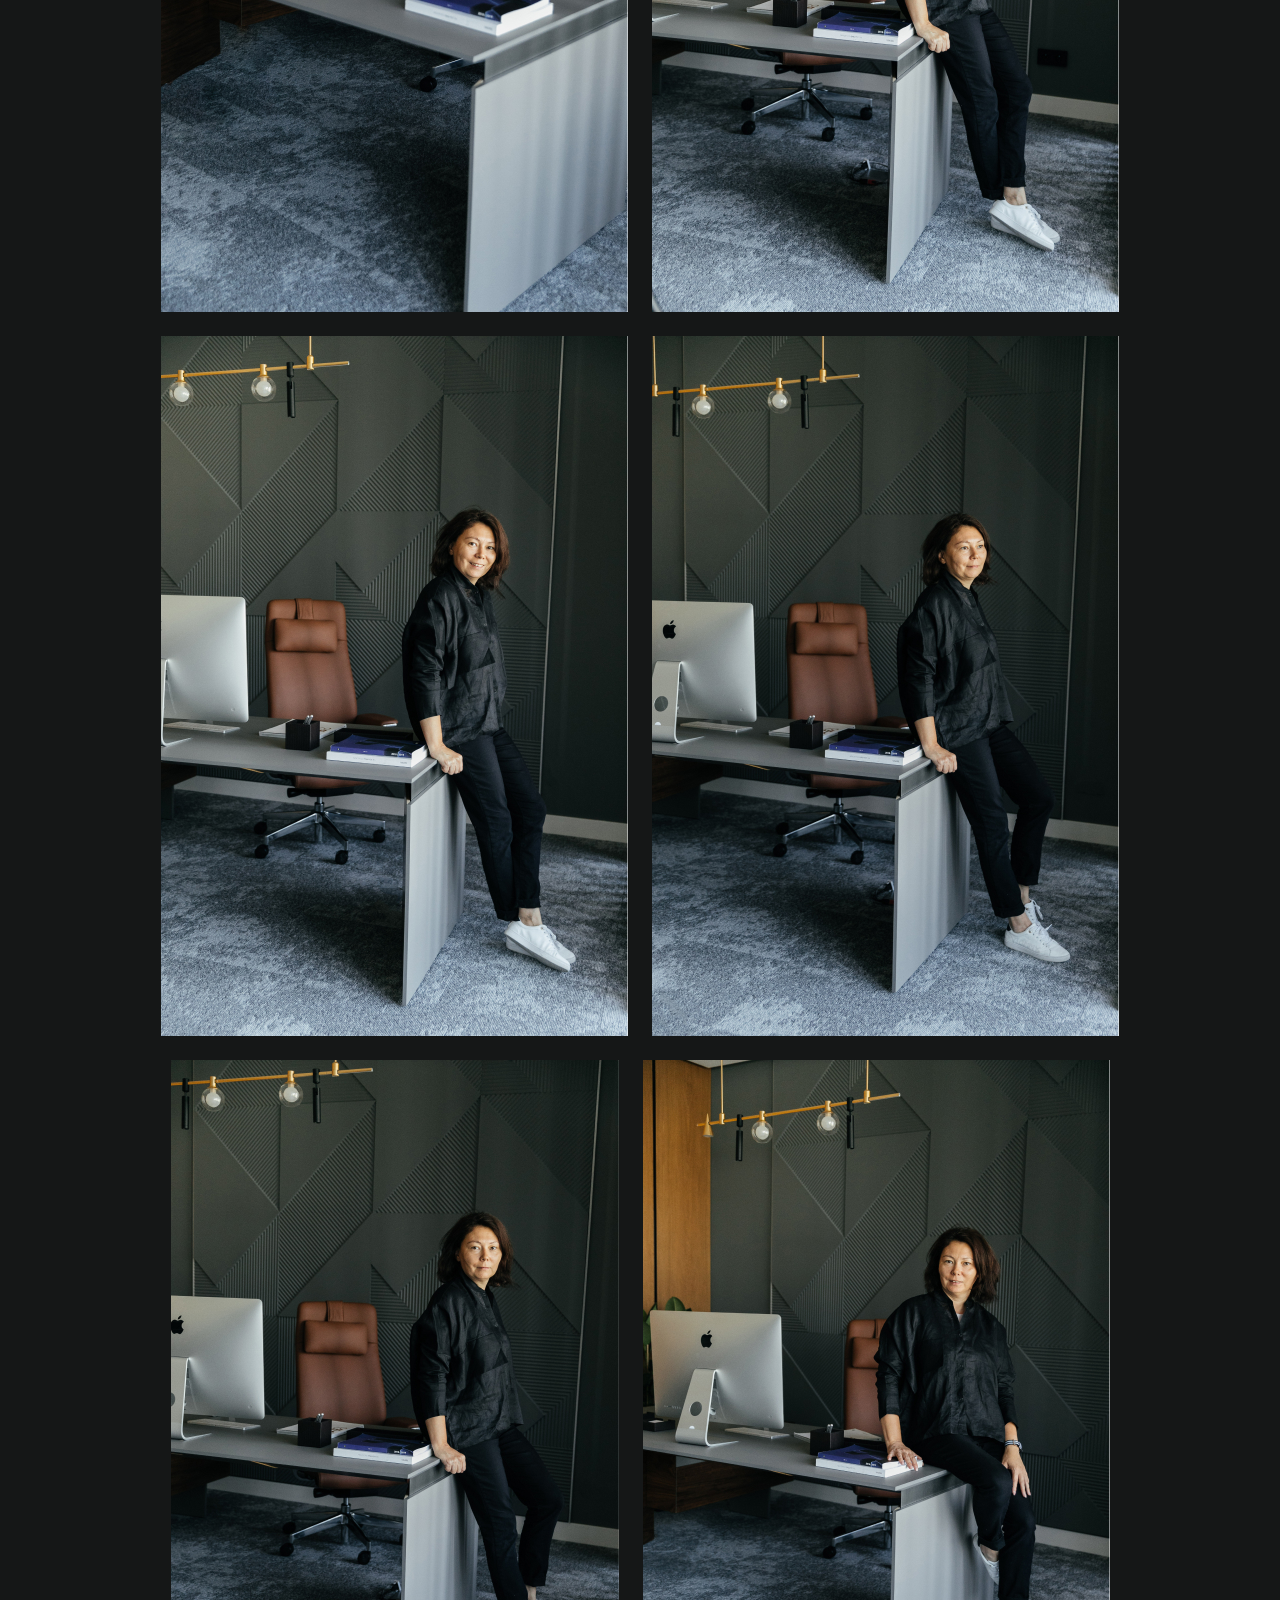
<file: portfolio/nashofis.html>
<!DOCTYPE html>
<html lang="ru">
<head>
  <meta charset="UTF-8">
  <meta name="viewport" content="width=device-width, initial-scale=1.0">
  <meta name="description" content="Студия интерьерного дизайна в Алматы">
  <meta name="keywords" content="Студия интерьерного дизайна в Алматы">
  <title>Salta interiors | Портфолио</title>
  <link rel="apple-touch-icon" sizes="180x180" href="../apple-touch-icon.png">
  <link rel="icon" type="image/png" sizes="32x32" href="../favicon-32x32.png">
  <link rel="icon" type="image/png" sizes="16x16" href="../favicon-16x16.png">
  <link rel="mask-icon" href="../safari-pinned-tab.svg" color="#5bbad5">
  <meta name="msapplication-TileColor" content="#da532c">
  <meta name="theme-color" content="#ffffff">
  <link rel="stylesheet" href="../css/main.css?v=412">  
</head>
<body>
  <header>
    <div class="container">
      <a href="/" class="logo">
        <img src="../img/logo.svg" alt="">
      </a>
      <ul class="nav">
        <li>
          <a href="../#Portfolio">Портфолио</a>
        </li>
        <li>
          <a href="../#About">О нас</a>
        </li>
        <li>
          <a href="../#Services">Услуги</a>
        </li>
        <li>
          <a href="../#WhyWe">Почему мы</a>
        </li>
        <li>
          <a href="../#Contacts">Контакты</a>
        </li>
      </ul>
      <div class="header-right">
        <a href="tel:+77021907242">+7 702 190 72 42</a>
        <a href="https://www.instagram.com/salta.interiors/" target="_blank"><img src="../img/insta.svg" alt=""></a>
      </div>
      <div class="mob-nav">
        <span></span><span></span><span></span><span></span><span></span><span></span>
      </div>
    </div>
  </header>
<!--   <section class="breadcrumbs">
    <div class="container">
      <ul>
        <li>
          <a href="/">Главная</a>
        </li>
        <li><p>/</p></li>
        <li>
          <a href="../portfolio.html">Портфолио</a>
        </li>
        <li>
          <p>/</p>
        </li>
        <li>
          <p>Kazmebel</p>
        </li>
      </ul>
    </div>
  </section>
 -->
  <section class="main-prev" style="background:url('../img/portf/2/main.jpg')">
    <div class="top">
      <h1>“Наш офис”</h1>
      <p>Curabitur ullamcorper ultricies, tellus rhoncus tempus eget condimentum,sem quam semper liberoCurabitur ullamcorper ultricies, tellus rhoncus tempus eget </p>
    </div>
    <div class="bottom">
      Almaty, 2021
    </div>
  </section>

  <section class="images-portf">
    <div class="container">
      <img src="../img/portf/2/010.jpg" alt="">
      <img src="../img/portf/2/011.jpg" alt="">
      <img src="../img/portf/2/012.jpg" alt="">
      <img src="../img/portf/2/013.jpg" alt="">
      <img src="../img/portf/2/014.jpg" alt="">
      
      <img src="../img/portf/2/01.jpg" alt="">
      <img src="../img/portf/2/02.jpg" alt="">
      <img src="../img/portf/2/03.jpg" alt="">
      <img src="../img/portf/2/04.jpg" alt="">
      <img src="../img/portf/2/05.jpg" alt="">
      <img src="../img/portf/2/06.jpg" alt="">
      <img src="../img/portf/2/07.jpg" alt="">
      <img src="../img/portf/2/08.jpg" alt="">
      <img src="../img/portf/2/09.jpg" alt="">
      <img src="../img/portf/2/015.jpg" alt="">
      <img src="../img/portf/2/016.jpg" alt="">
      
      <img src="../img/portf/2/018.jpg" alt="">
      
      <img src="../img/portf/2/020.jpg" alt="">
      <img src="../img/portf/2/021.jpg" alt="">
      <img src="../img/portf/2/022.jpg" alt="">
      <img src="../img/portf/2/023.jpg" alt="">
      <img src="../img/portf/2/024.jpg" alt="">
      <img src="../img/portf/2/025.jpg" alt="">
      <img src="../img/portf/2/026.jpg" alt="">
      <img src="../img/portf/2/027.jpg" alt="">
      <img src="../img/portf/2/028.jpg" alt="">
      <img src="../img/portf/2/029.jpg" alt="">
      <img src="../img/portf/2/030.jpg" alt="">
      <img src="../img/portf/2/031.jpg" alt="">
      <img src="../img/portf/2/032.jpg" alt="">
      <img src="../img/portf/2/033.jpg" alt="">
      <img src="../img/portf/2/034.jpg" alt="">
      <img src="../img/portf/2/035.jpg" alt="">
      <img src="../img/portf/2/036.jpg" alt="">
      <img src="../img/portf/2/037.jpg" alt="">
      <img src="../img/portf/2/038.jpg" alt="">
      <img src="../img/portf/2/039.jpg" alt="">
      <img src="../img/portf/2/040.jpg" alt="">
      <img src="../img/portf/2/041.jpg" alt="">
      <img src="../img/portf/2/042.jpg" alt="">
      <img src="../img/portf/2/043.jpg" alt="">
      <img src="../img/portf/2/044.jpg" alt="">
      <img src="../img/portf/2/045.jpg" alt="">
      <img src="../img/portf/2/046.jpg" alt="">
      <img src="../img/portf/2/047.jpg" alt="">
      <img src="../img/portf/2/048.jpg" alt="">
      <img src="../img/portf/2/049.jpg" alt="">
      <img src="../img/portf/2/050.jpg" alt="">
      <img src="../img/portf/2/051.jpg" alt="">
      <img src="../img/portf/2/052.jpg" alt="">
      
      <img src="../img/portf/2/054.jpg" alt="">
    </div>
  </section>
  <a href="https://api.whatsapp.com/send/?phone=77021907242" id="whatsapp">
    <img src="../img/whatsapp.svg" alt="">
  </a>
  <script src="../js/main.js?v=412"></script>
</body>
</html>
</file>
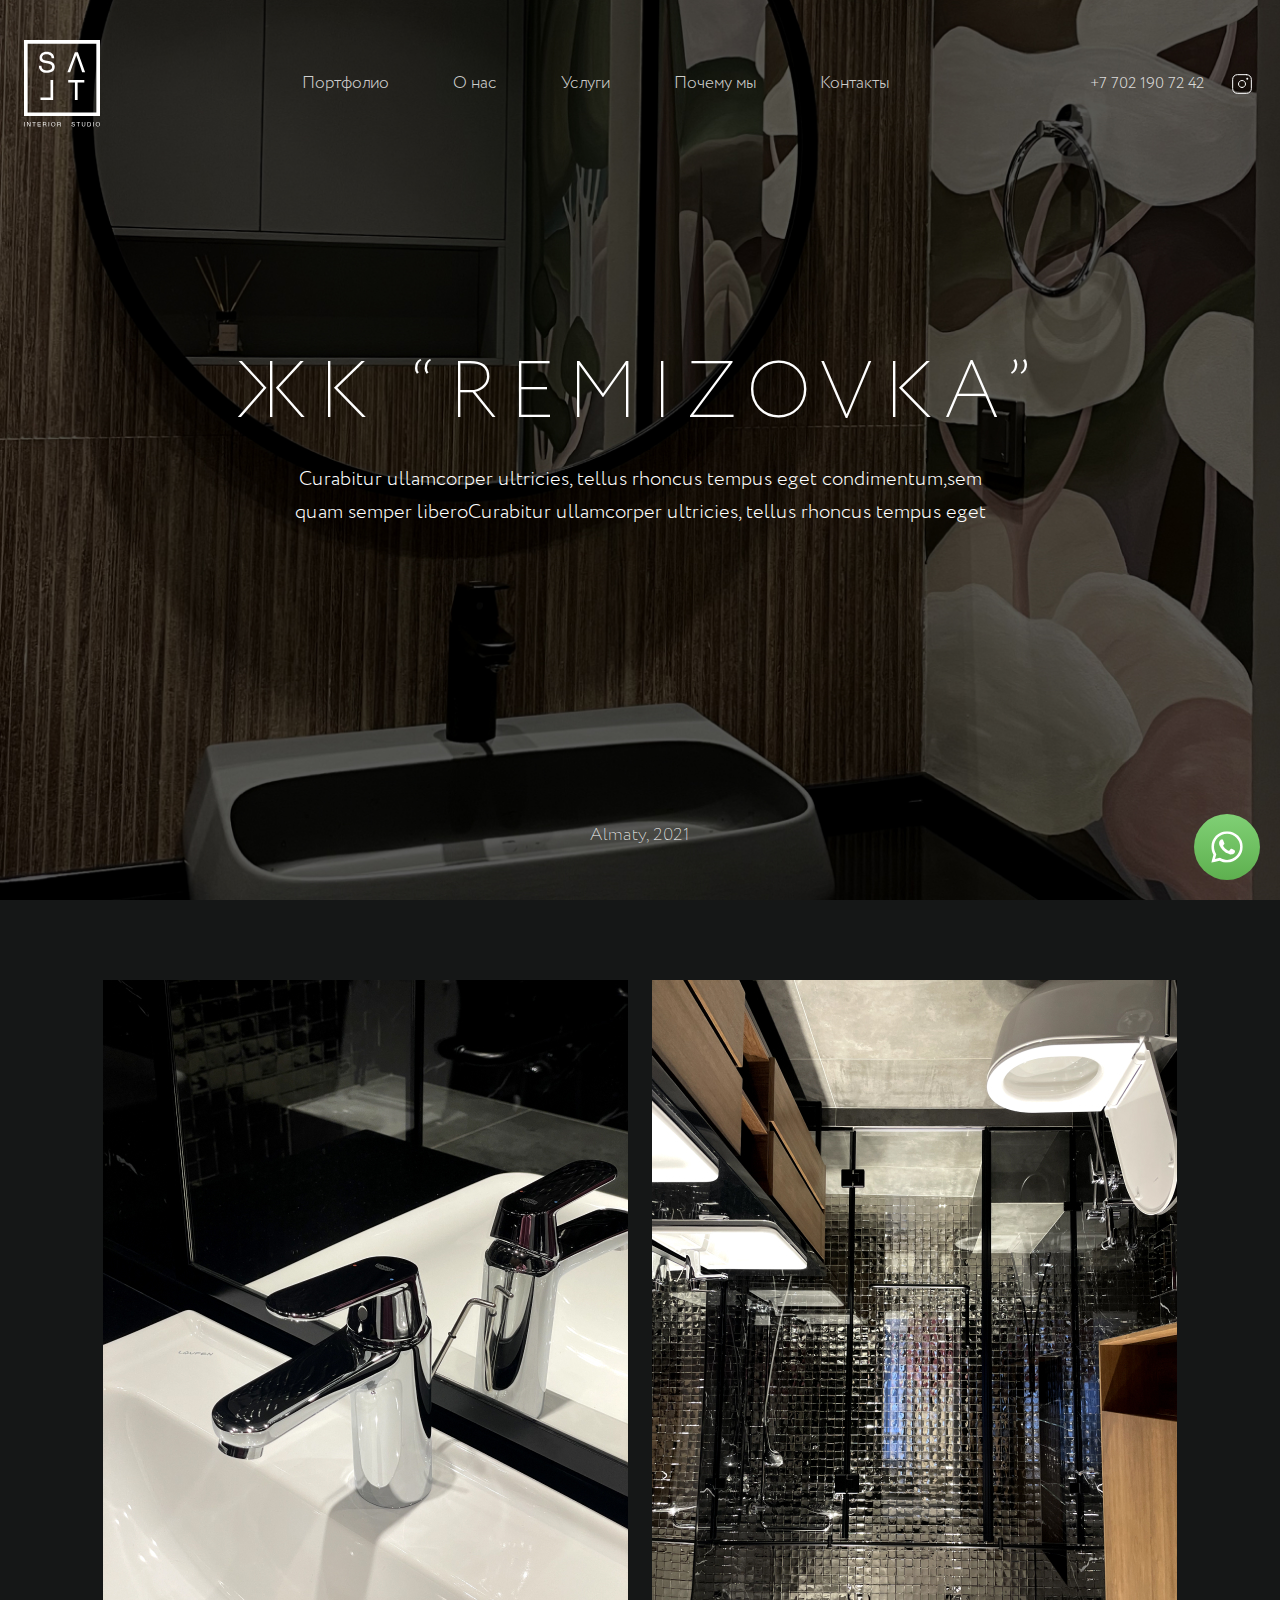
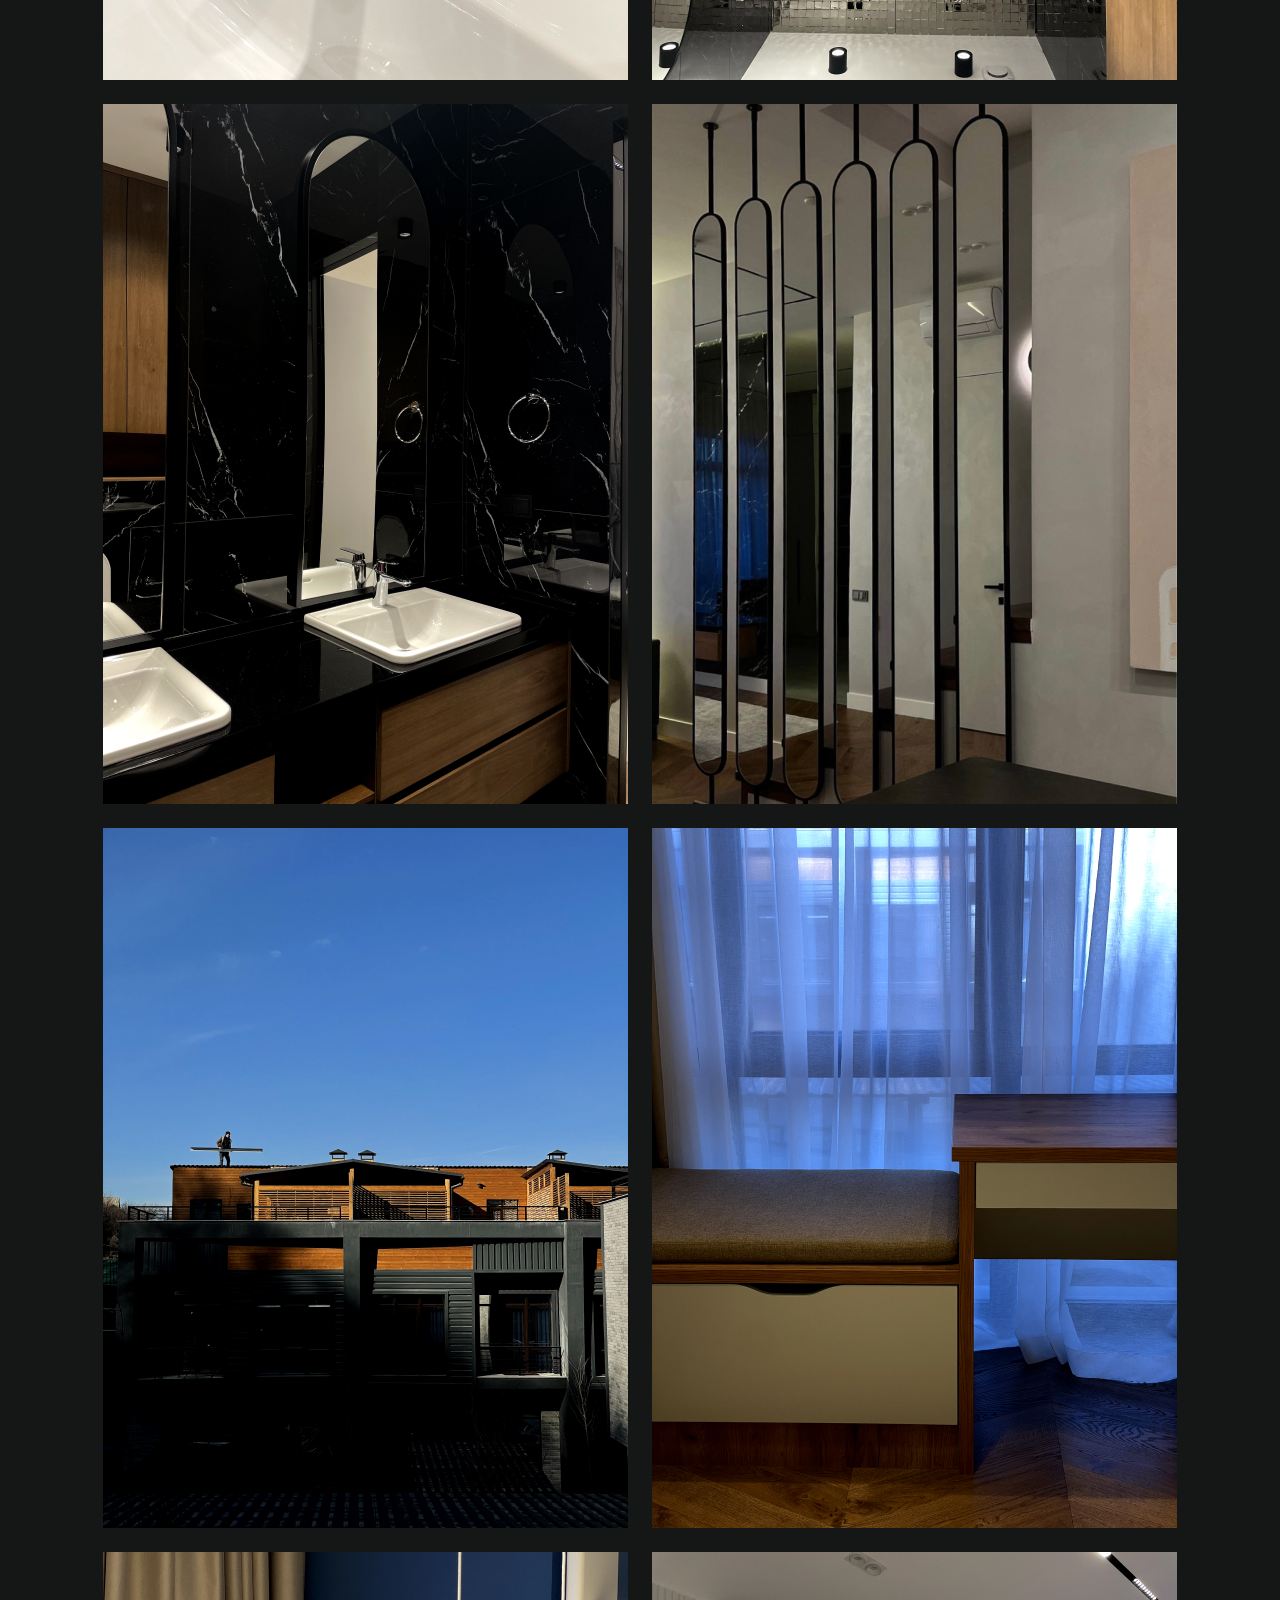
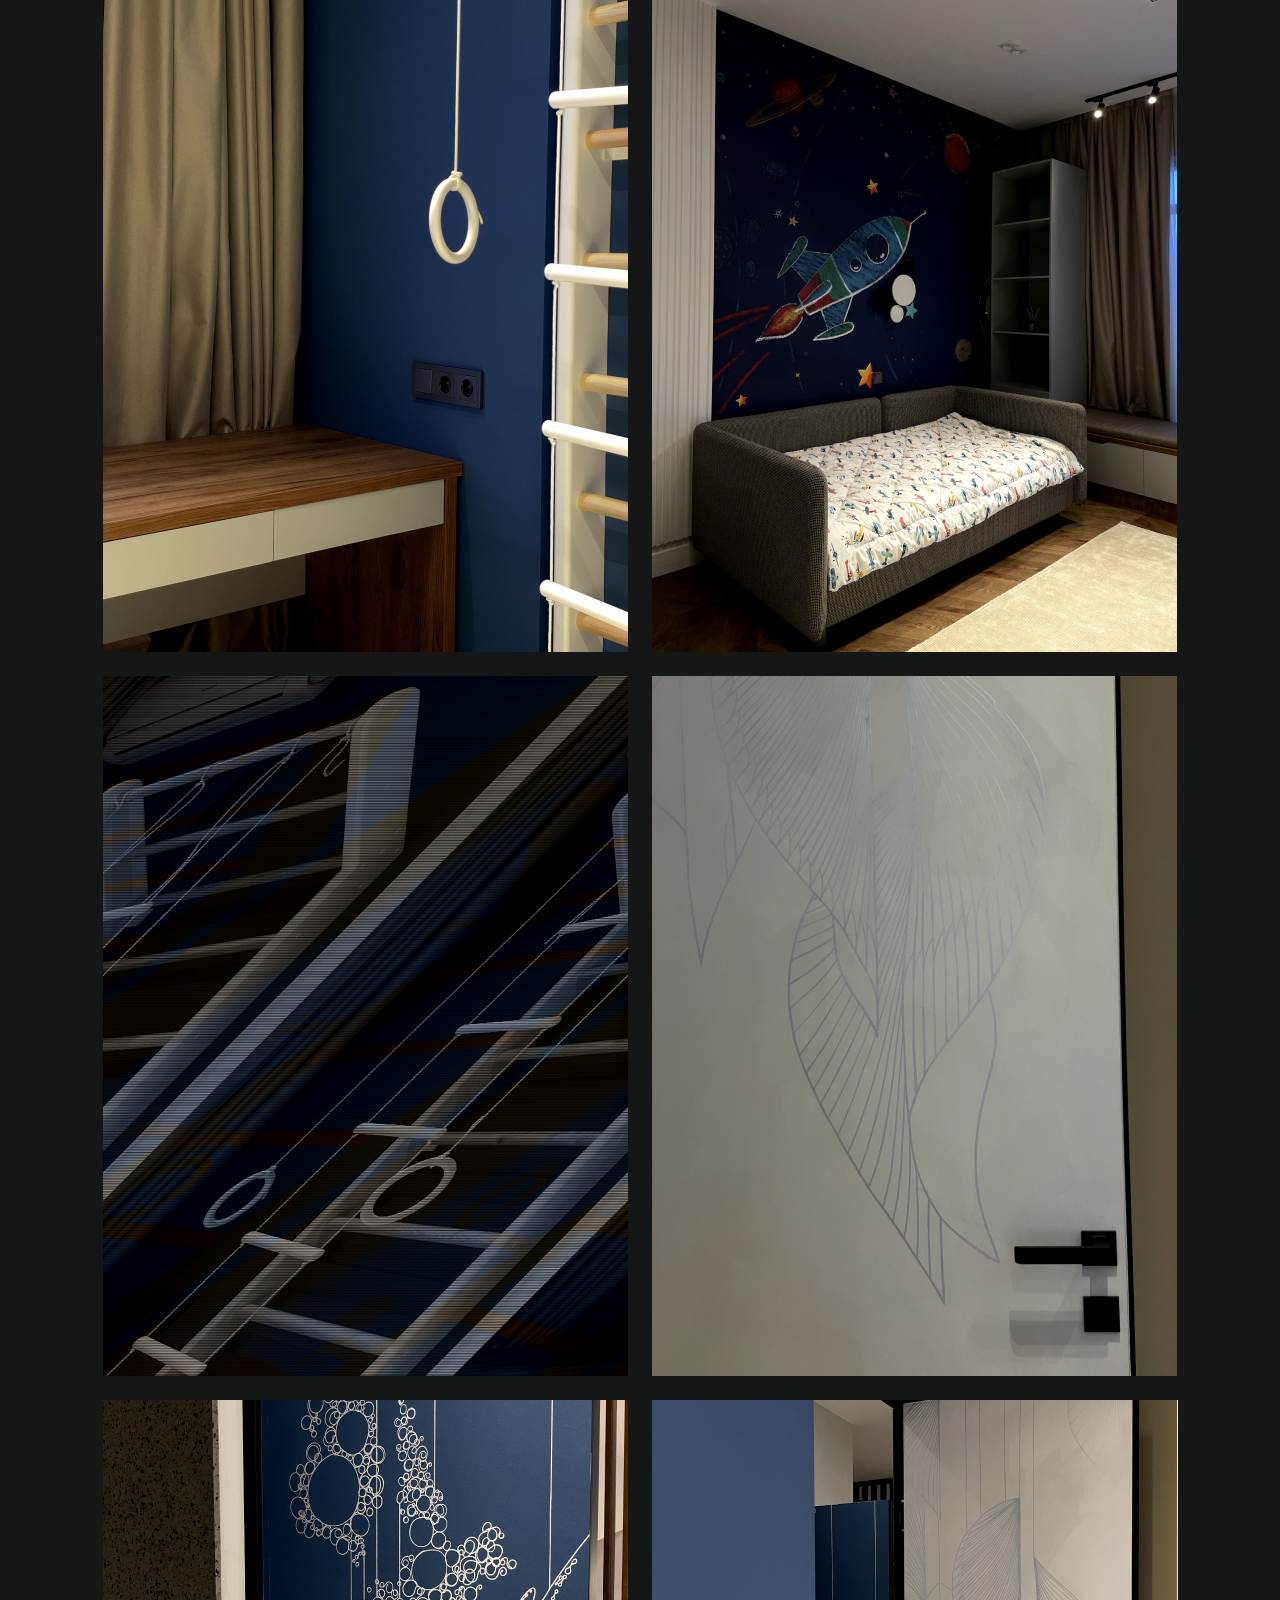
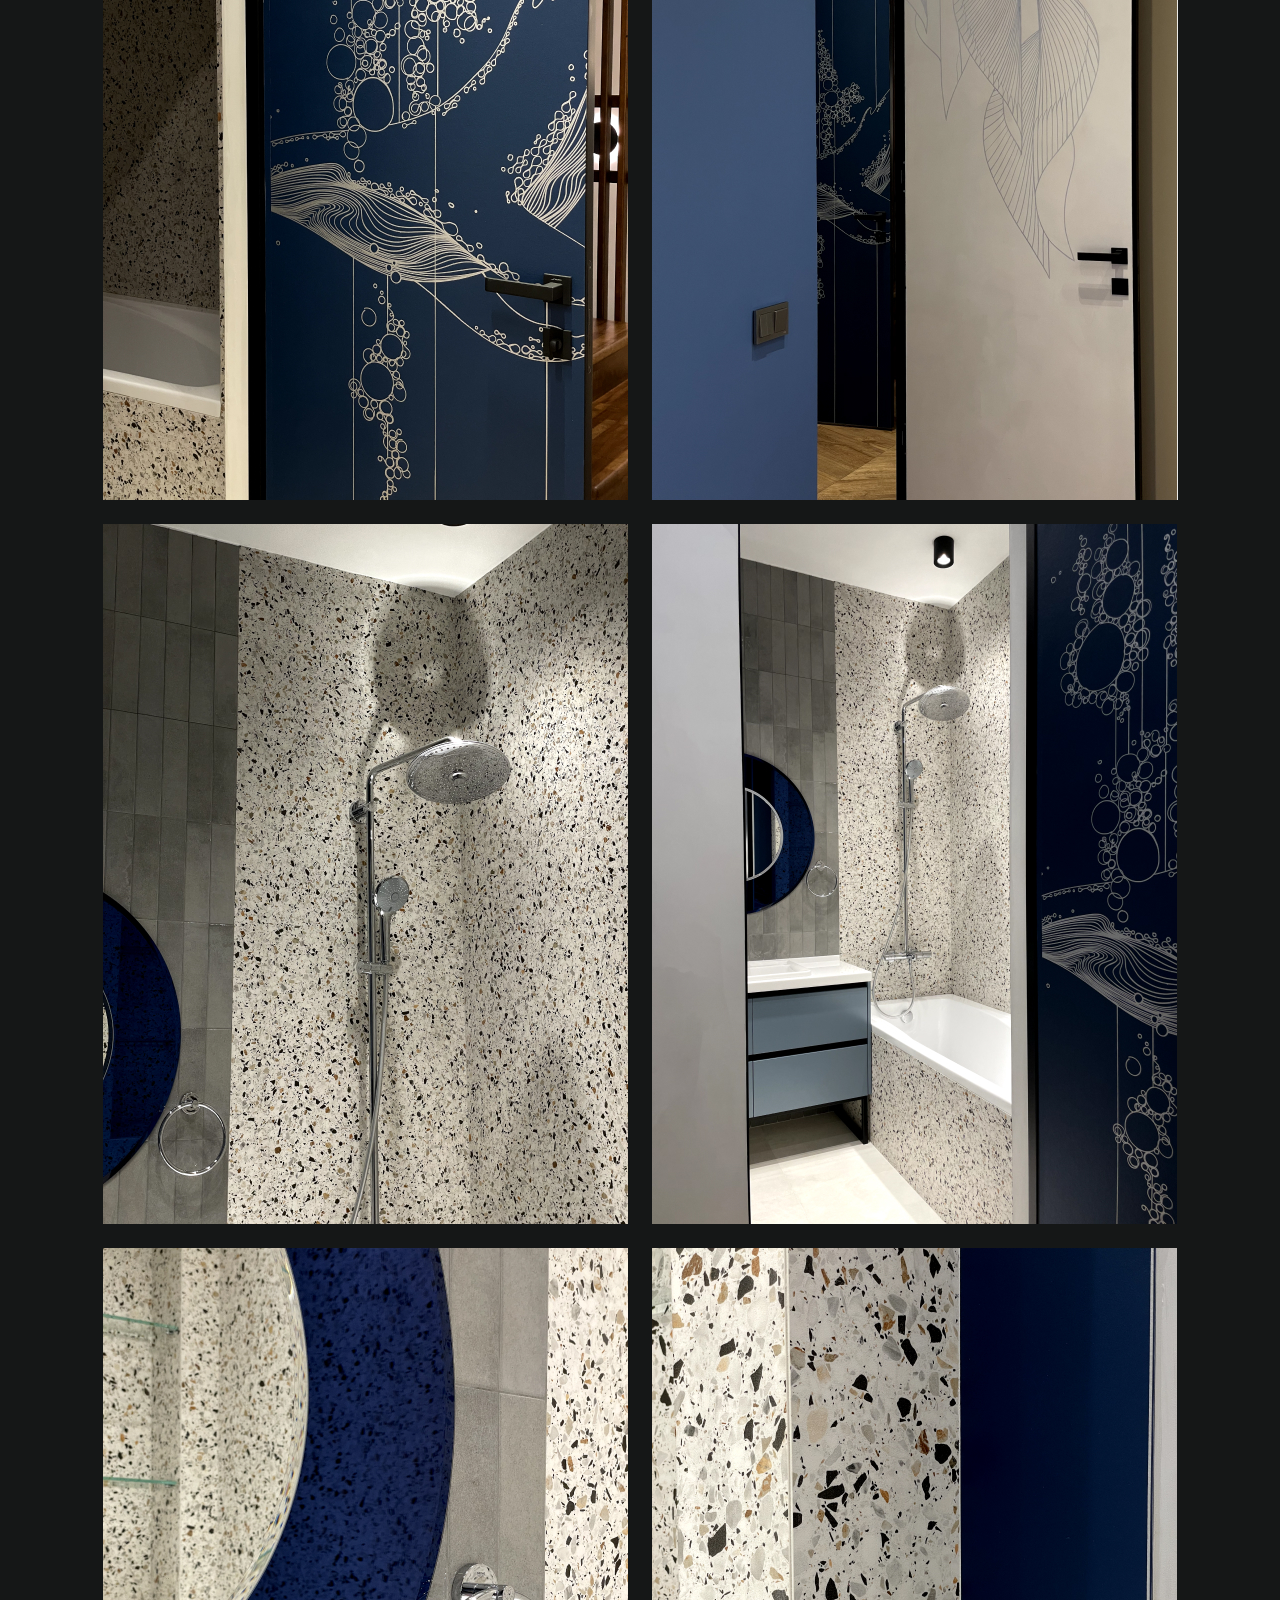
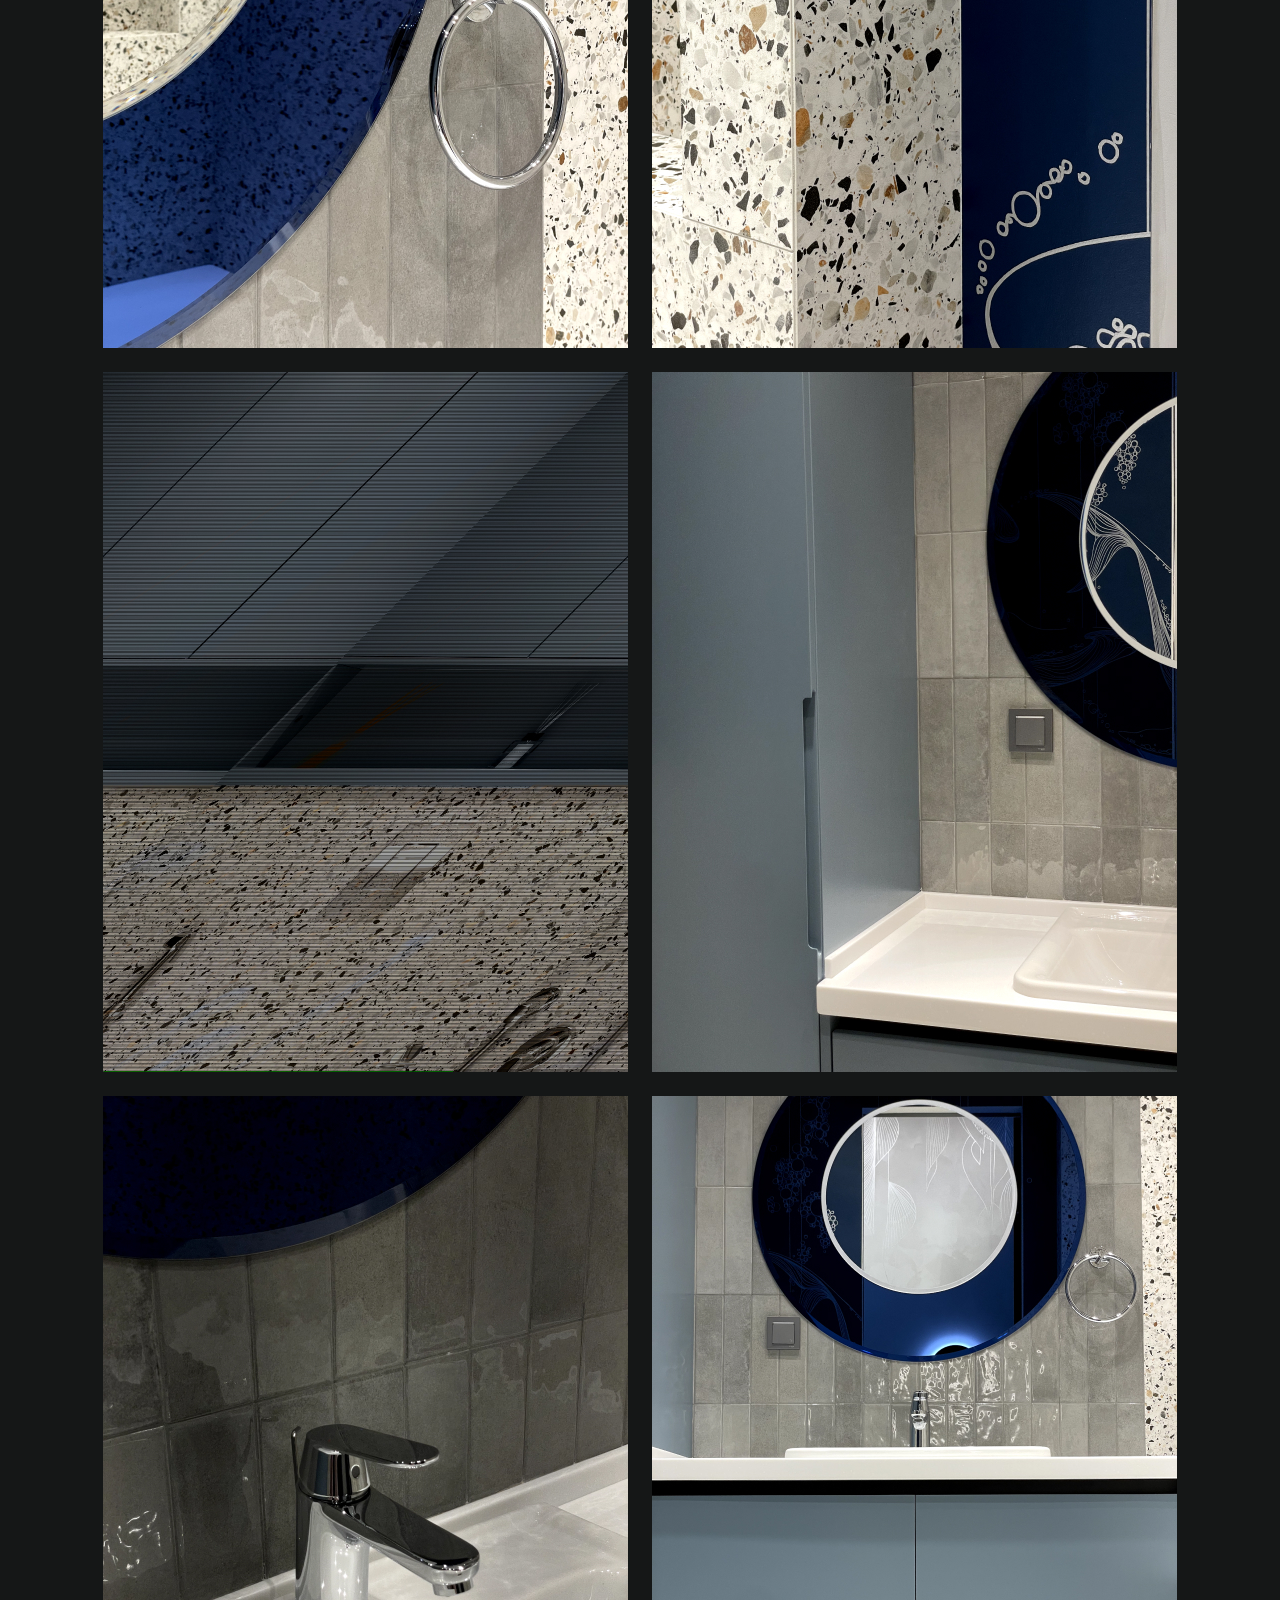
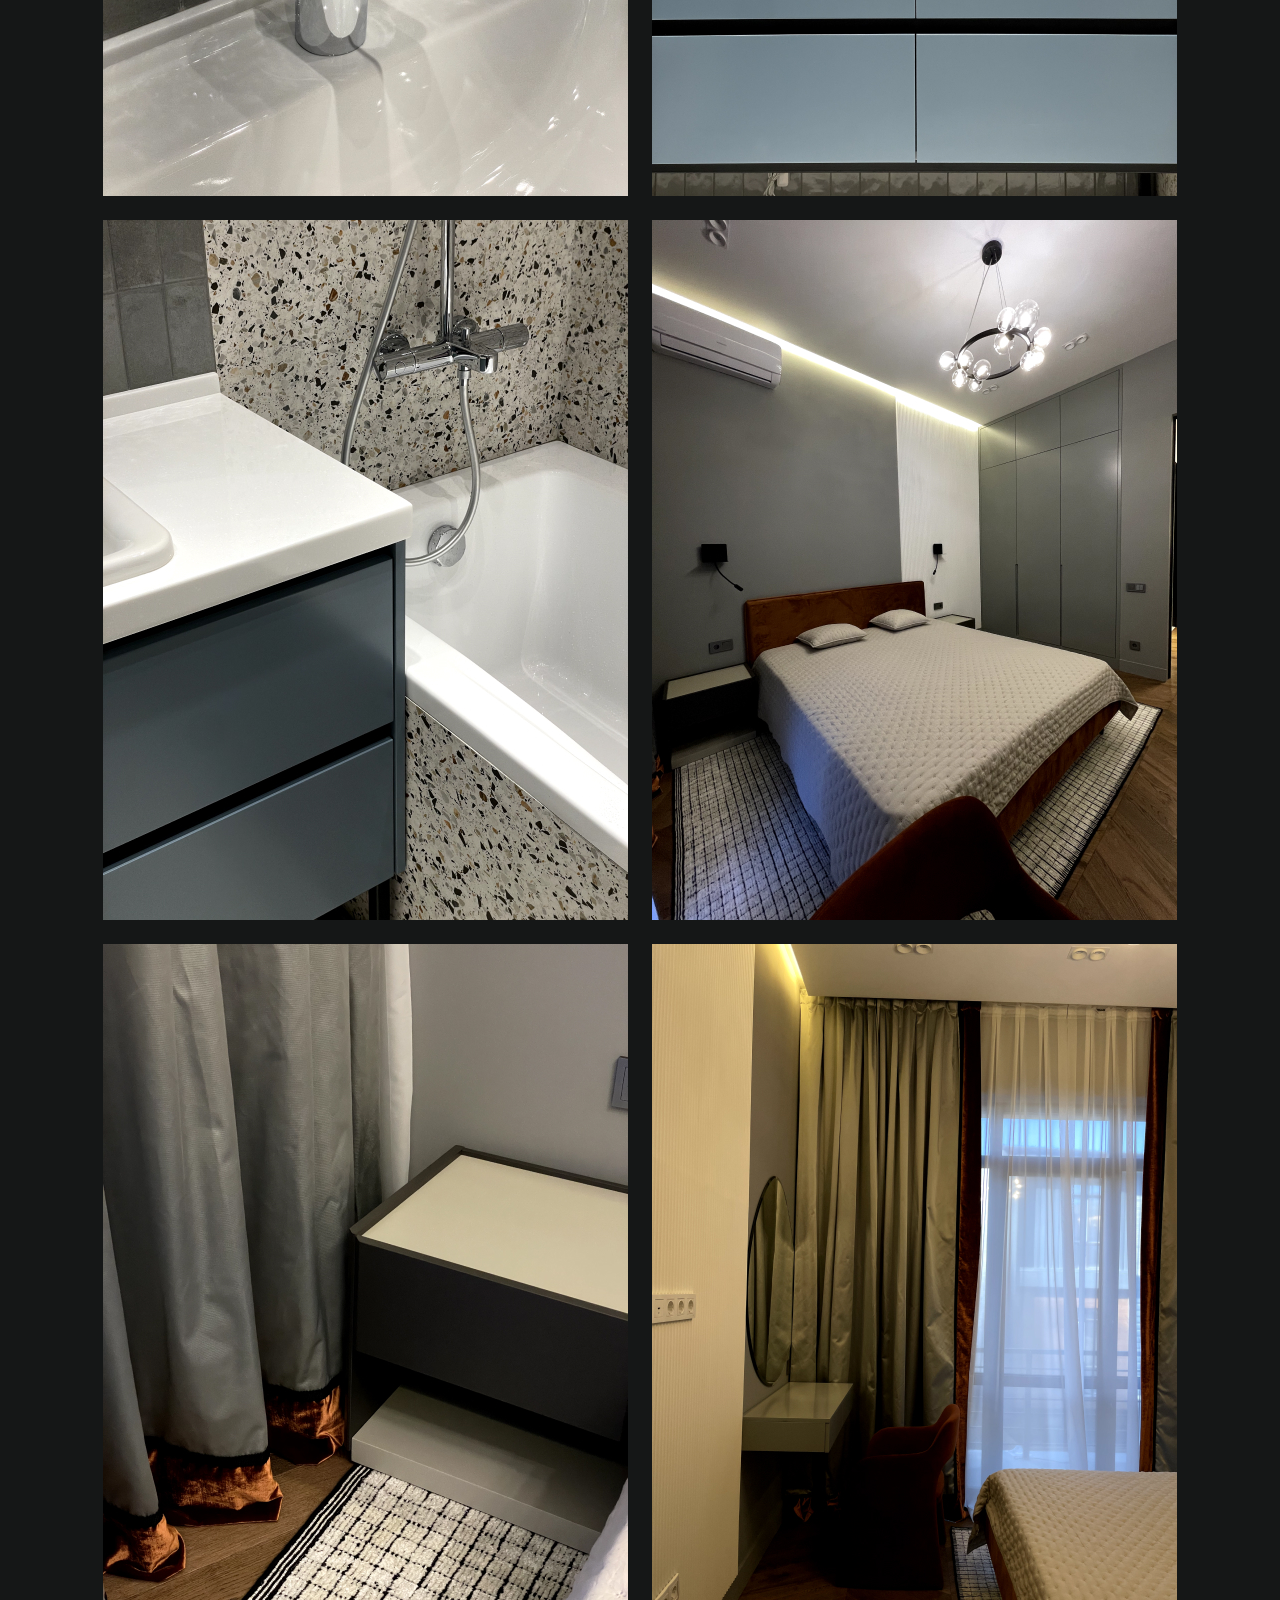
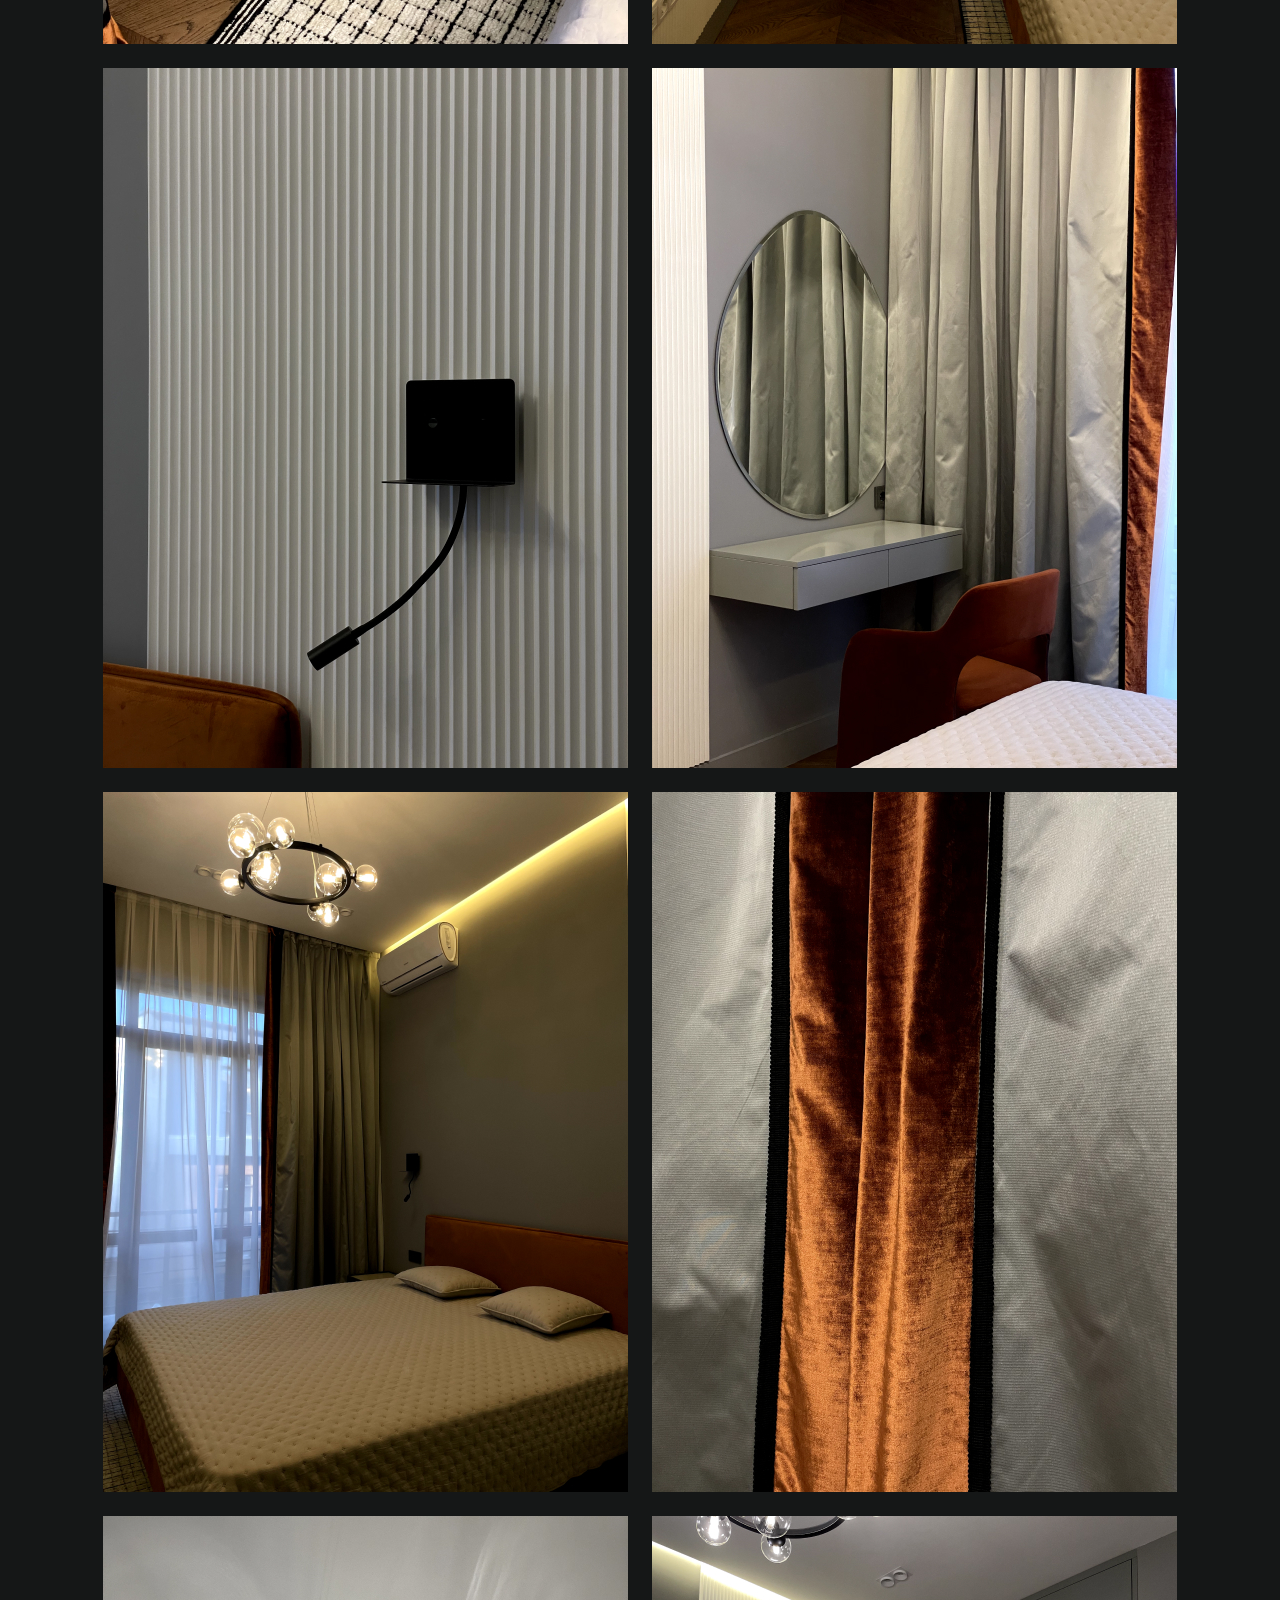
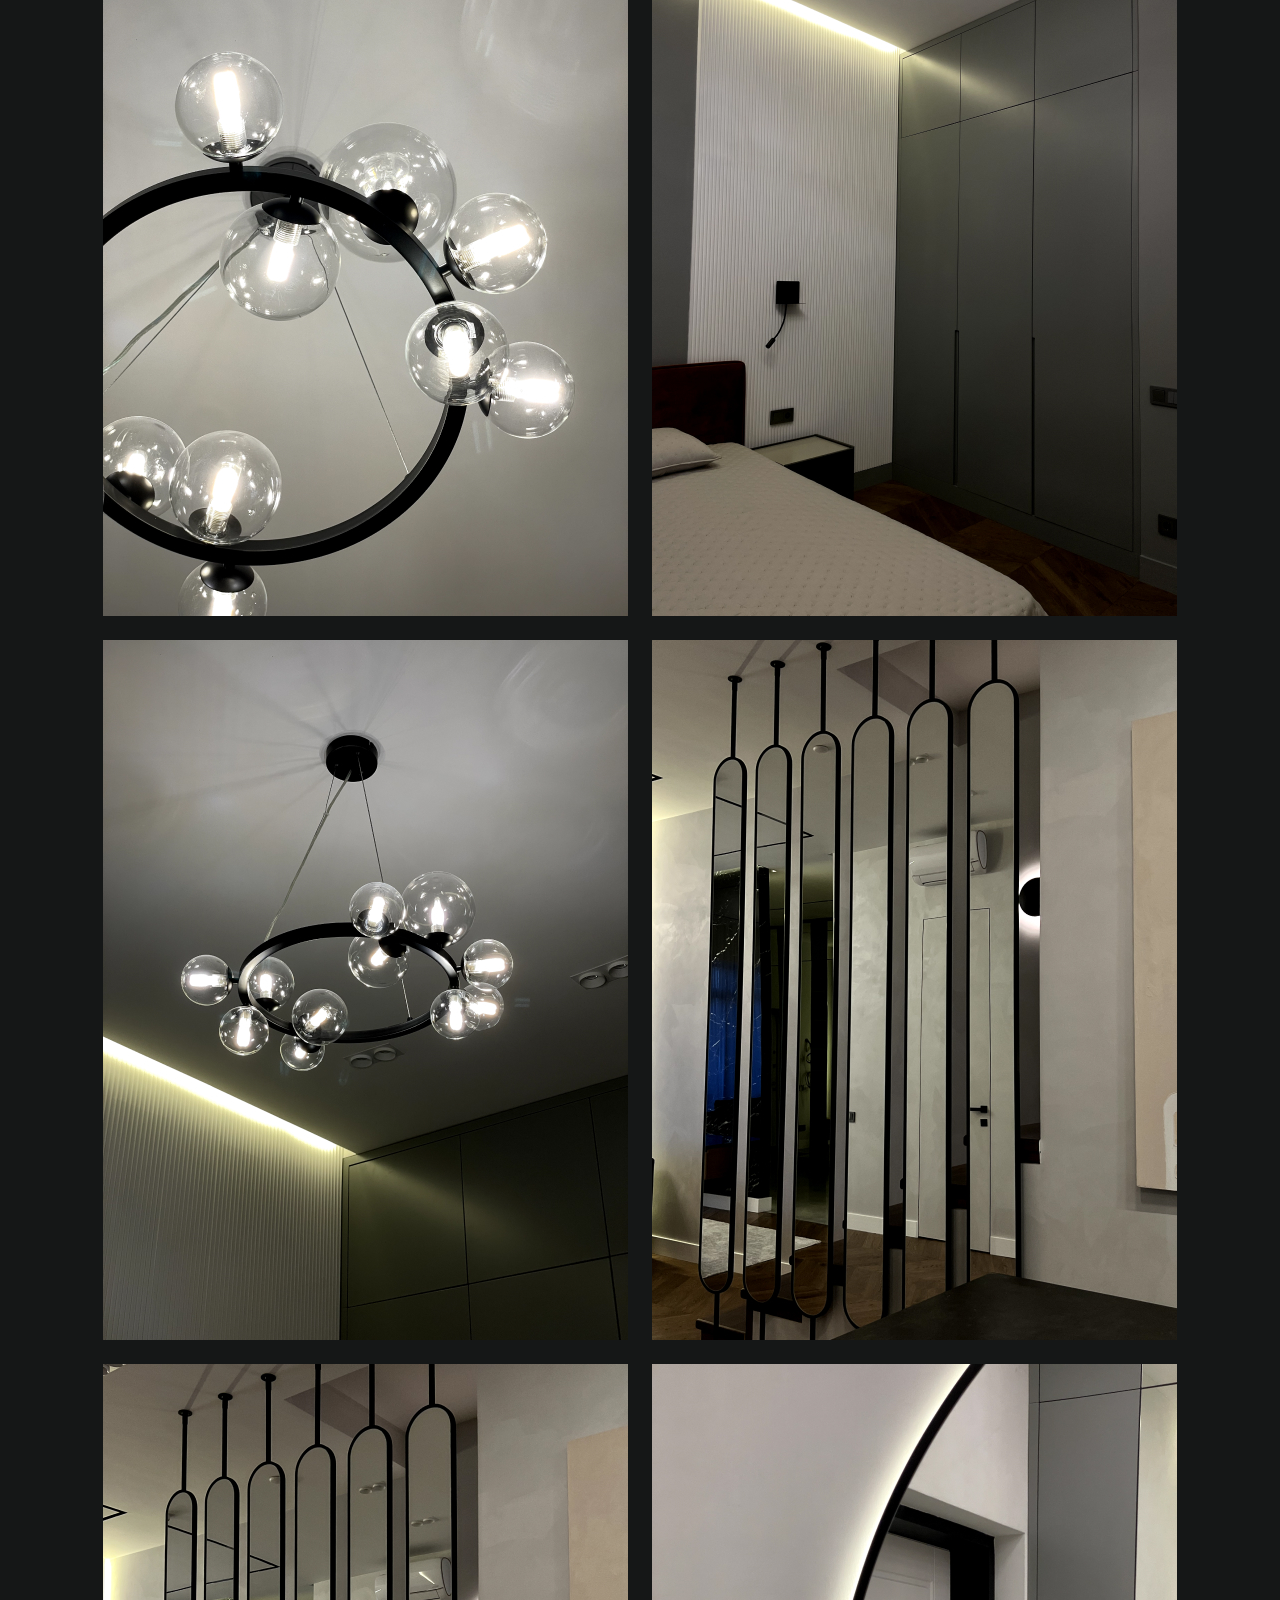
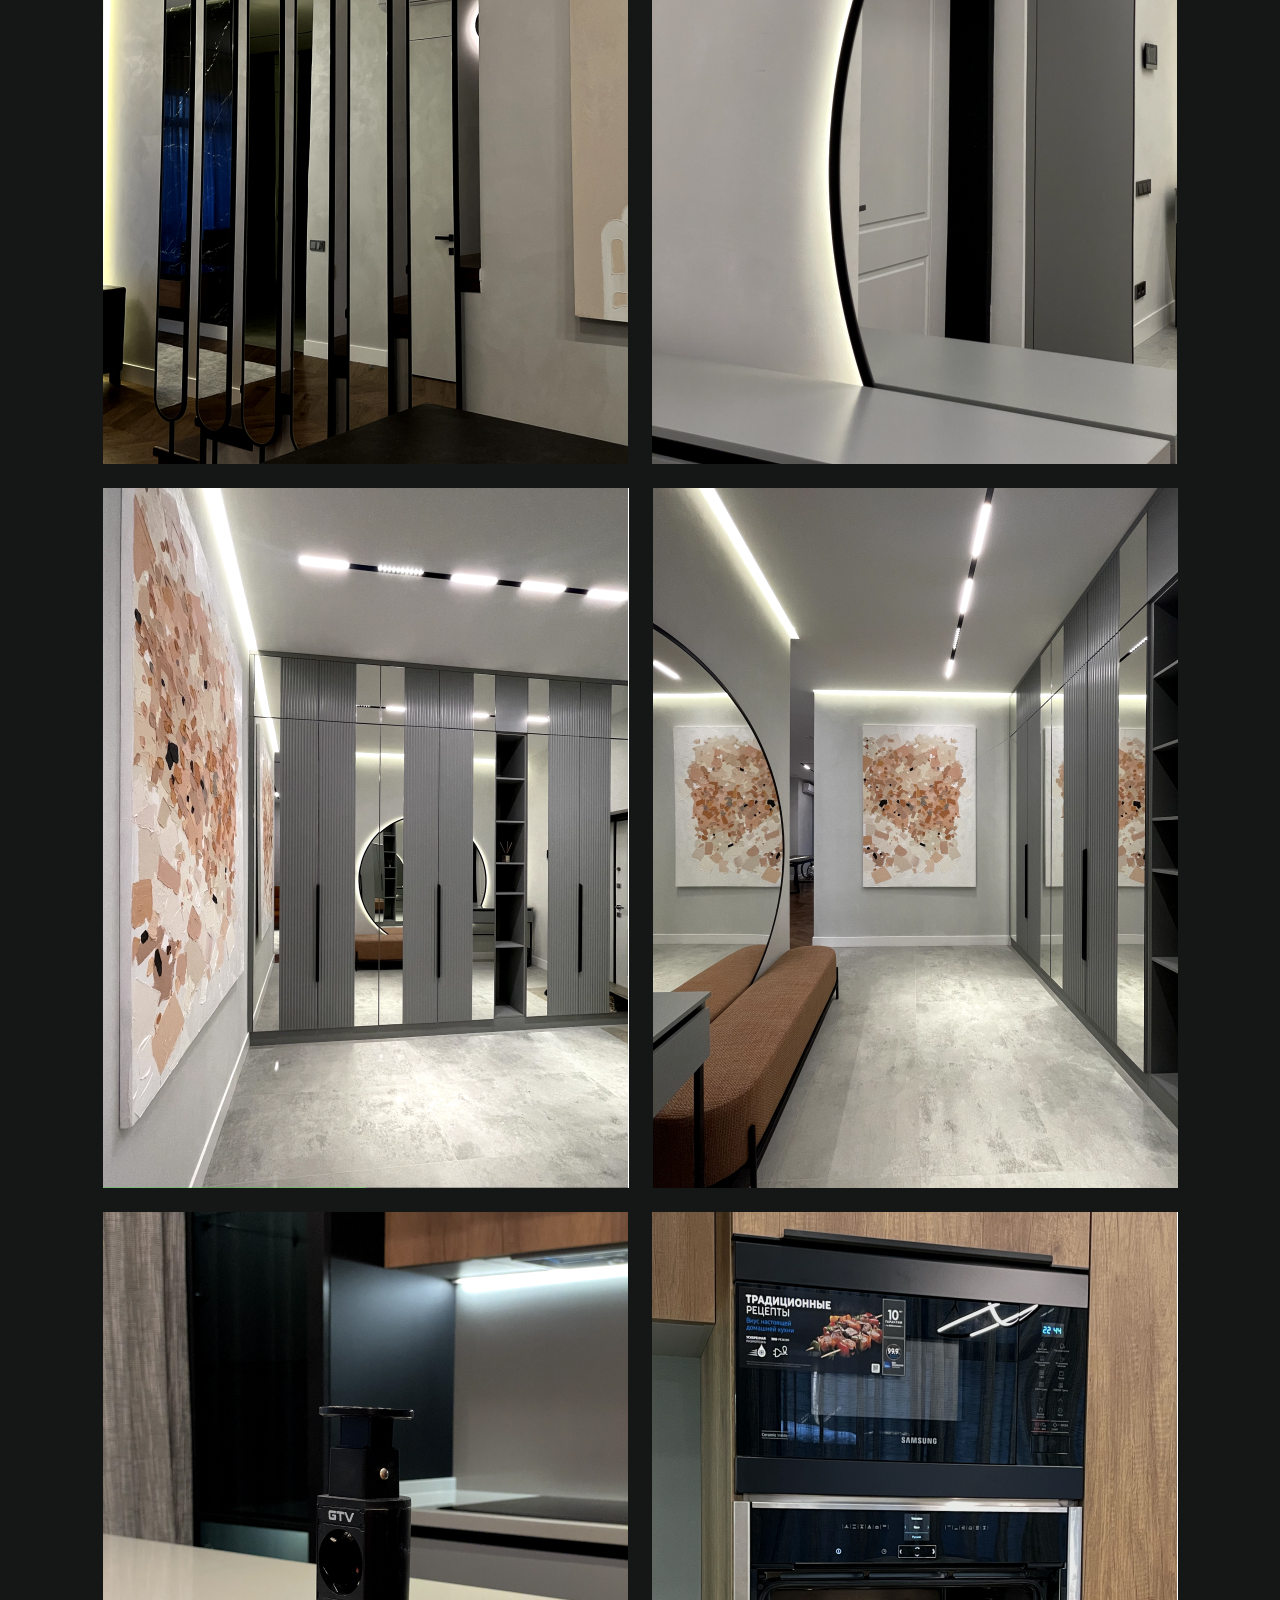
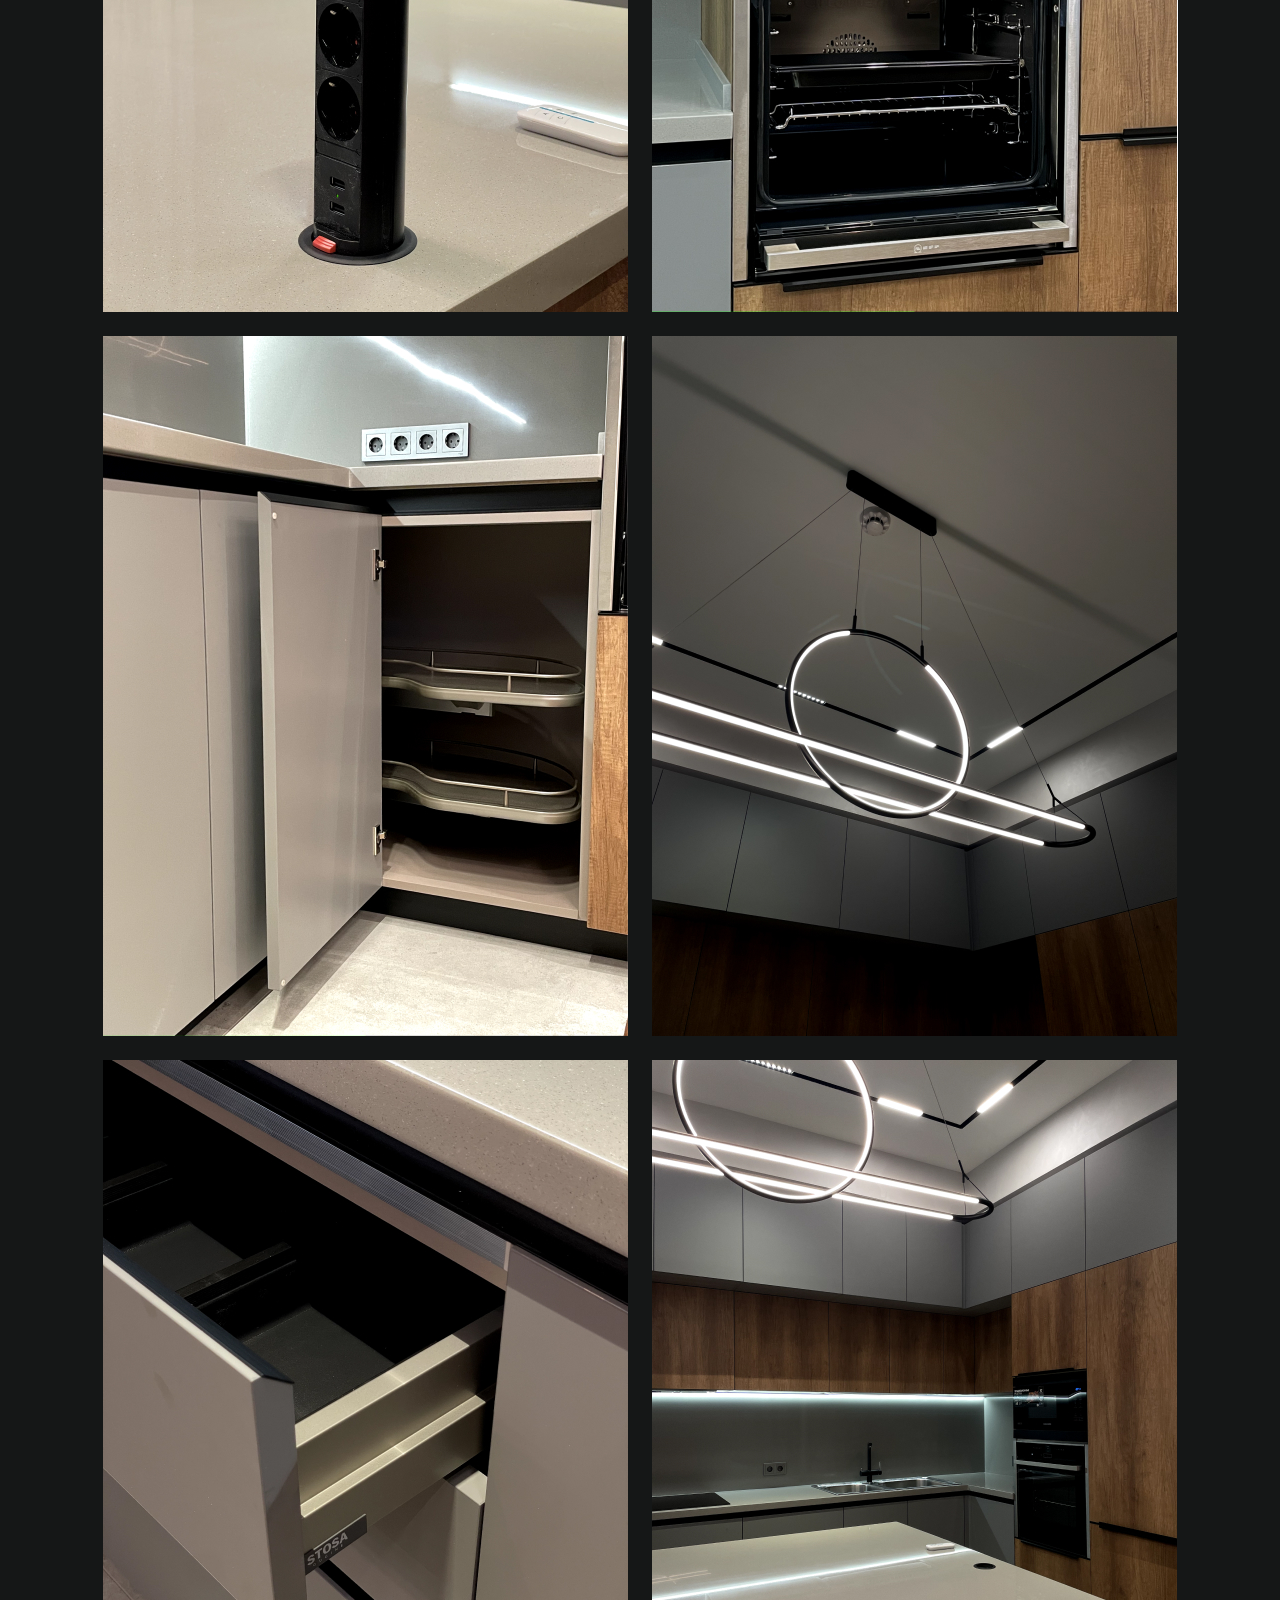
<file: portfolio/remizovka.html>
<!DOCTYPE html>
<html lang="ru">
<head>
  <meta charset="UTF-8">
  <meta name="viewport" content="width=device-width, initial-scale=1.0">
  <meta name="description" content="Студия интерьерного дизайна в Алматы">
  <meta name="keywords" content="Студия интерьерного дизайна в Алматы">
  <title>Salta interiors | Портфолио</title>
  <link rel="apple-touch-icon" sizes="180x180" href="../apple-touch-icon.png">
  <link rel="icon" type="image/png" sizes="32x32" href="../favicon-32x32.png">
  <link rel="icon" type="image/png" sizes="16x16" href="../favicon-16x16.png">
  <link rel="mask-icon" href="../safari-pinned-tab.svg" color="#5bbad5">
  <meta name="msapplication-TileColor" content="#da532c">
  <meta name="theme-color" content="#ffffff">
  <link rel="stylesheet" href="../css/main.css?v=412">  
</head>
<body>
  <header>
    <div class="container">
      <a href="/" class="logo">
        <img src="../img/logo.svg" alt="">
      </a>
      <ul class="nav">
        <li>
          <a href="../#Portfolio">Портфолио</a>
        </li>
        <li>
          <a href="../#About">О нас</a>
        </li>
        <li>
          <a href="../#Services">Услуги</a>
        </li>
        <li>
          <a href="../#WhyWe">Почему мы</a>
        </li>
        <li>
          <a href="../#Contacts">Контакты</a>
        </li>
      </ul>
      <div class="header-right">
        <a href="tel:+77021907242">+7 702 190 72 42</a>
        <a href="https://www.instagram.com/salta.interiors/" target="_blank"><img src="../img/insta.svg" alt=""></a>
      </div>
      <div class="mob-nav">
        <span></span><span></span><span></span><span></span><span></span><span></span>
      </div>
    </div>
  </header>
<!--   <section class="breadcrumbs">
    <div class="container">
      <ul>
        <li>
          <a href="/">Главная</a>
        </li>
        <li><p>/</p></li>
        <li>
          <a href="../portfolio.html">Портфолио</a>
        </li>
        <li>
          <p>/</p>
        </li>
        <li>
          <p>Kazmebel</p>
        </li>
      </ul>
    </div>
  </section>
 -->
  <section class="main-prev" style="background:url('../img/portf/1/main.jpg')">
    <div class="top">
      <h1>ЖК “Remizovka”</h1>
      <p>Curabitur ullamcorper ultricies, tellus rhoncus tempus eget condimentum,sem quam semper liberoCurabitur ullamcorper ultricies, tellus rhoncus tempus eget </p>
    </div>
    <div class="bottom">
      Almaty, 2021
    </div>
  </section>

  <section class="images-portf">
    <div class="container">
      <img src="../img/portf/1/1.jpg" alt="">
      <img src="../img/portf/1/2.jpg" alt="">
      <img src="../img/portf/1/3.jpg" alt="">
      <img src="../img/portf/1/4.jpg" alt="">
      <img src="../img/portf/1/5.jpg" alt="">
      <img src="../img/portf/1/6.jpg" alt="">
      <img src="../img/portf/1/7.jpg" alt="">
      <img src="../img/portf/1/8.jpg" alt="">
      <img src="../img/portf/1/9.jpg" alt="">
      <img src="../img/portf/1/10.jpg" alt="">
      <img src="../img/portf/1/11.jpg" alt="">
      <img src="../img/portf/1/12.jpg" alt="">
      <img src="../img/portf/1/13.jpg" alt="">
      <img src="../img/portf/1/14.jpg" alt="">
      <img src="../img/portf/1/15.jpg" alt="">
      <img src="../img/portf/1/16.jpg" alt="">
      <img src="../img/portf/1/17.jpg" alt="">
      <img src="../img/portf/1/18.jpg" alt="">
      <img src="../img/portf/1/19.jpg" alt="">
      <img src="../img/portf/1/20.jpg" alt="">
      <img src="../img/portf/1/21.jpg" alt="">
      <img src="../img/portf/1/22.jpg" alt="">
      <img src="../img/portf/1/23.jpg" alt="">
      <img src="../img/portf/1/24.jpg" alt="">
      <img src="../img/portf/1/25.jpg" alt="">
      <img src="../img/portf/1/26.jpg" alt="">
      <img src="../img/portf/1/27.jpg" alt="">
      <img src="../img/portf/1/28.jpg" alt="">
      <img src="../img/portf/1/29.jpg" alt="">
      <img src="../img/portf/1/30.jpg" alt="">
      <img src="../img/portf/1/31.jpg" alt="">
      <img src="../img/portf/1/32.jpg" alt="">
      <img src="../img/portf/1/33.jpg" alt="">
      <img src="../img/portf/1/34.jpg" alt="">
      <img src="../img/portf/1/35.jpg" alt="">
      <img src="../img/portf/1/36.jpg" alt="">
      
      <img src="../img/portf/1/38.jpg" alt="">
      <img src="../img/portf/1/39.jpg" alt="">
      <img src="../img/portf/1/40.jpg" alt="">
      <img src="../img/portf/1/41.jpg" alt="">
      <img src="../img/portf/1/42.jpg" alt="">
      <img src="../img/portf/1/43.jpg" alt="">
      <img src="../img/portf/1/44.jpg" alt="">
      <img src="../img/portf/1/45.jpg" alt="">
      <img src="../img/portf/1/46.jpg" alt="">
      <img src="../img/portf/1/47.jpg" alt="">
      
      <img src="../img/portf/1/49.jpg" alt="">
      <img src="../img/portf/1/50.jpg" alt="">
      
      <img src="../img/portf/1/52.jpg" alt="">
      <img src="../img/portf/1/53.jpg" alt="">
      <img src="../img/portf/1/54.jpg" alt="">
      <img src="../img/portf/1/55.jpg" alt="">
      <img src="../img/portf/1/56.jpg" alt="">
      <img src="../img/portf/1/57.jpg" alt="">
      <img src="../img/portf/1/58.jpg" alt="">
      
      <img src="../img/portf/1/60.jpg" alt="">
      
      <img src="../img/portf/1/62.jpg" alt="">
      <img src="../img/portf/1/63.jpg" alt="">
      <img src="../img/portf/1/64.jpg" alt="">
      <img src="../img/portf/1/65.jpg" alt="">
      <img src="../img/portf/1/66.jpg" alt="">
      <img src="../img/portf/1/67.jpg" alt="">
      <img src="../img/portf/1/68.jpg" alt="">
      <img src="../img/portf/1/69.jpg" alt="">
      <img src="../img/portf/1/70.jpg" alt="">
      <img src="../img/portf/1/71.jpg" alt="">
      <img src="../img/portf/1/72.jpg" alt="">
      <img src="../img/portf/1/73.jpg" alt="">
      <img src="../img/portf/1/74.jpg" alt="">
      <img src="../img/portf/1/75.jpg" alt="">
      <img src="../img/portf/1/76.jpg" alt="">
      <img src="../img/portf/1/77.jpg" alt="">
      <img src="../img/portf/1/78.jpg" alt="">
      <img src="../img/portf/1/79.jpg" alt="">
    </div>
  </section>
  <a href="https://api.whatsapp.com/send/?phone=77021907242" id="whatsapp">
    <img src="../img/whatsapp.svg" alt="">
  </a>
  <script src="../js/main.js?v=412"></script>
</body>
</html>
</file>
<file: css/main.css>
@font-face {
  font-family: 'Circe';
  src: url('../fonts/Circe-ExtraLight.eot');
  src: local('Circe ExtraLight'), local('../fonts/Circe-ExtraLight'),
    url('../fonts/Circe-ExtraLight.eot?#iefix') format('embedded-opentype'),
    url('../fonts/Circe-ExtraLight.woff') format('woff'),
    url('../fonts/Circe-ExtraLight.ttf') format('truetype');
  font-weight: 200;
  font-style: normal;
}
@font-face {
  font-family: 'Circe';
  src: url('../fonts/Circe-Light.eot');
  src: local('Circe Light'), local('../fonts/Circe-Light'),
    url('../fonts/Circe-Light.eot?#iefix') format('embedded-opentype'),
    url('../fonts/Circe-Light.woff') format('woff'),
    url('../fonts/Circe-Light.ttf') format('truetype');
  font-weight: 300;
  font-style: normal;
}

html, body, div, span, applet, object, iframe,
h1, h2, h3, h4, h5, h6, p, blockquote, pre,
a, abbr, acronym, address, big, cite, code,
del, dfn, em, img, ins, kbd, q, s, samp,
small, strike, strong, sub, sup, tt, var,
b, u, i, center,
dl, dt, dd, ol, ul, li,
fieldset, form, label, legend,
table, caption, tbody, tfoot, thead, tr, th, td,
article, aside, canvas, details, embed, 
figure, figcaption, footer, header, hgroup, 
menu, nav, output, ruby, section, summary,
time, mark, audio, video {
  margin: 0;
  padding: 0;
  border: 0;
  font-size: 100%;
  font: inherit;
  vertical-align: baseline;
}
/* HTML5 display-role reset for older browsers */
article, aside, details, figcaption, figure, 
footer, header, hgroup, menu, nav, section {
  display: block;
}
body {
  line-height: 1;
}
ol, ul {
  list-style: none;
}
blockquote, q {
  quotes: none;
}
blockquote:before, blockquote:after,
q:before, q:after {
  content: '';
  content: none;
}
table {
  border-collapse: collapse;
  border-spacing: 0;
}

*, *:after, *:before {
  box-sizing: border-box;
}

a{
  text-decoration: none;
  color:inherit;
}

body{
  background: #151717;
  color: #fff;
  font-family: 'Circe';
  font-size: 20px;
  line-height: 166.5%;
  font-weight: 300;
}

.container{
  max-width: 1300px;
  padding: 0 24px;
  margin: 0 auto;
}

header{
  padding: 40px 0;
  position: absolute;
  z-index: 10;
  left: 0;
  top: 0;
  right: 0;
}

header .container{
  display: flex;
  justify-content: space-between;
  align-items:center;
}

main{
  background: url(../img/main-bg.jpg) center center/cover no-repeat;
  text-align: center;
  padding-top: 200px;
  padding-bottom: 100px;
  background-attachment: fixed;
}

.btn {
  display: inline-flex;
  cursor: pointer;
  padding: 20px;
  font-size: 20px;
  line-height: 91.8%;
  letter-spacing: 0.035em;
  margin-bottom: 24px;
  position: relative;
  background: transparent;
  background: #C89269;
}

.btn:hover:before {
  right: 50%;
}

.btn:hover:after {
  left: 50%;
}


.btn:before {
  content: '';
  position: absolute;
  left: 0;
  right: 100%;
  top: 0;
  bottom: 0;
  background: #b9855d;
  transition: all .3s ease-in-out;
}

.btn:after {
  content: '';
  position: absolute;
  left: 100%;
  right: 0%;
  top: 0;
  bottom: 0;
  background: #b9855d;
  transition: all .3s ease-in-out;
}

.text-center{
  text-align: center;
}


.btn:hover {
  /*color: #C89269;*/
}

.btn span{
  position: relative;
  z-index: 2;
}

main h1{
  font-size: 80px;
  line-height: 91.8%;
  letter-spacing: 0.15em;
  text-transform: uppercase;
  font-weight: normal;
  margin-bottom: 24px;
  font-weight: 200;
}

main h3{
  font-size: 20px;
  line-height: 29px;
  letter-spacing: 0.01em;
  opacity: 0.8;
  margin-bottom: 56px;
}

.header-right{
  display: flex;
  align-items: center;
  color: rgb(255 255 255 / 80%);
  font-size: 16px;
  line-height: 18px;
  gap: 24px;
}

ul.list-portf a {display: block;}

.nav{
  display: flex;
  justify-content: space-between;
  gap: 64px;
  font-size: 17px;
  line-height: 25px;
  color: rgb(255 255 255 / 80%);
}

.main-images{
  display: flex;
  align-items:flex-end;
  justify-content:space-between;
}

.main-images img:nth-child(1){
  transform: translateY(150px);  
}

.main-images img:nth-child(2){

  transform: translateY(200px);
}

.main-images img:nth-child(3){

  transform: translateY(250px);
}

.main-images img:nth-child(4){

  transform: translateY(300px);
}

.arrow {
  cursor: pointer;
}

.arrow img{
  transform: translateX(0);
  transition: all .3s ease-in-out;
}

.arrow:hover img{
  transform: translateX(10px);
}

.main-images img {
  opacity: 0;
  transform: translateY(0);
  transition: all 1s ease-in-out;
}

body .main-images.anim img {
  opacity: 1;
  transform: translateY(0);
}

.line-link{
  color: #C89269;
  letter-spacing: 0.035em;
  font-size: 20px;
  line-height: 91.8%;
  display: inline-block;
  text-align: center;
}

.insta-contacts a{
  display: flex;
  gap: 8px;
  align-items: center;
}

#whatsapp{
  position: fixed;
  right: 20px;
  bottom: 20px;
}

.line-link img{
  margin-top: 12px;
}

section.portfolio{
  padding:100px 0;
  background: url(../img/portf-bg.svg) top left no-repeat;
}

.portf-top,
.about-top,
.contacts .container {
  display: flex;
  align-items:center;
}

section.all-portf {
  padding-top: 200px;
  background: none;
}

.breadcrumbs {
  margin-top: 150px;
  z-index: 9;
  position: relative;
}

.images-portf .container{
  display: flex;
  flex-wrap: wrap;
  justify-content:center;
  gap: 24px;
  align-items: center;
}

.main-prev{
  min-height: 100vh;
  padding-top: 200px;
  padding-bottom: 48px;
  background-attachment: fixed;
  text-align: center;
  position: relative;
  display: flex;
  flex-direction: column;
  margin-bottom: 80px;
  background-attachment:fixed !important;
  background-repeat: no-repeat !important;
  background-size: cover !important;
}

.main-prev .bottom{
  margin-top: auto;
  letter-spacing: 0.01em;
  font-size: 18px;
  font-weight: 200;
}

.main-prev .top {
  flex: 1;
  display: flex;
  flex-direction: column;
  align-items: center;
  justify-content: center;
  margin-bottom: 100px;
}


.main-prev h1{
  font-size: 80px;
  line-height: 91.8%;
  font-weight: 200;
  text-align: center;
  letter-spacing: 0.15em;
  text-transform: uppercase;
}

.main-prev p{
  max-width: 700px;
  margin: 32px auto;
}

.breadcrumbs ul{
  display: flex;
  gap: 16px;
  font-size: 16px;
  line-height: 24px;
  letter-spacing: 0.01em;
}

.breadcrumbs ul p{
  opacity: 0.5;
}

section.all-portf .portf-top{
  display: block;
  text-align: center;
}

.portf-top,
.about-top{
  margin-bottom: 135px;
}


.portf-top .right, .portf-top h1 ,
.about-top .right, .about-top .left ,
.contacts .right, .contacts .left {
  flex: 0 0 50%;
}

.about-top .right{
  display: flex;
  justify-content: flex-end;
}

.portf-top h1 span,
.about-top h1 span ,
.contacts h1 span{
  display: block;
  font-size: 15px;
  line-height: 175%;
  letter-spacing: 0.23em;
  text-transform: uppercase;
  opacity: 0.4;
  margin-bottom: 8px;
}

.portf-top h1,
.about-top h1,
.contacts h1 {
  letter-spacing: 0.035em;
  font-size: 70px;
  line-height: 91.8%;
  font-weight: 200;
}

.about-top p{
  letter-spacing: 0.005em;
  color: #D6D6D6;
}

.about-top h1:after,
.contacts h1:after{
  display: block;
  height: 1px;
  background: #C89269;
  content: '';
  width: 100px;
  margin: 40px 0;
}

:root {
  --lightgray: #efefef;
  --blue: steelblue;
  --white: #fff;
  --black: rgba(0, 0, 0, 0.8);
  --bounceEasing: cubic-bezier(0.51, 0.92, 0.24, 1.15);
}

.portf-top .right {
  color: #D6D6D6;
}

.portf-top .right p {
  margin-bottom: 24px;
}

img{
  max-width: 100%;
  display: block;
}

.portfolio ul{
  display: grid;
  grid-template-columns: repeat(2, 1fr);
  gap: 32px;
}

.portfolio ul li{
  flex: 1 1 auto;
  position: relative;
  overflow: hidden;
}

.portfolio li:hover .portf-content{
  top: 50%;
}

.portf-content{
  position: absolute;
  left: 0;
  right: 0;
  top: 100%;
  bottom: 0;
  background: rgb(25 25 25 / 96%);
  padding: 55px;
  transition: all .3s ease-in-out;
}

.portf-content h3{
  font-size: 50px;
  line-height: 112.3%;
  letter-spacing: 0.15em;
  margin-bottom: 32px;
  font-weight: 200;
}

.portf-content p{
  color: #D6D6D6;
  letter-spacing: 0.02em;
  font-size: 18px;
  line-height: 175%;
  margin-bottom: 32px;
}


.about{
  overflow: hidden;
  background: url(../img/about-bg.svg) left bottom no-repeat;
  padding-top: 80px;
}

section.why-we {
  text-align: center;
  padding: 100px 0 60px;
}

section.why-we h1 {
  font-size: 70px;
  line-height: 91.8%;
  letter-spacing: 0.035em;
  font-weight: 200;
  margin-bottom: 120px;
}

.why-boxes {
  display: flex;
  flex-wrap: wrap;
  justify-content: space-between;
}

.box {
  flex: 0 0 50%;
  margin-bottom: 64px;
}

.box p {
  font-size: 15px;
  line-height: 24px;
  max-width: 430px;
  margin: 16px auto 0;
}

.why-boxes span {
  display: inline-flex;
  border: 1px solid #C89269;
  width: 50px;
  height: 50px;
  align-items: center;
  justify-content: center;
  border-radius: 100%;
  margin-bottom: 24px;
  font-size: 30px;
  color: #C89269;
  font-weight: 200;
  letter-spacing: 0.035em;
  line-height: 91.8%;
}

.why-boxes h2 {
  font-size: 24px;
  line-height: 32px;
}


.portfolio ul li .simpleParallax img {
  transition: all 0.35s ease-in-out 0s;
}

.portfolio ul li:hover .simpleParallax img {
  transform: scale(1.1)!important;
}



section.services ul {
  display: inline-grid;
  grid-template-columns: repeat(3, 1fr);
  gap: 32px;
}

section.services li.open-modal:before {
  position: absolute;
  left: 0;
  right: 0;
  top: 0;
  bottom: 0;
  border: 1px solid #646464;
  content: '';
  z-index: 1;
  transition: all .3s ease-in-out;
}

section.services li.open-modal:hover:before {
  left: 10px;
  right: 10px;
  bottom: 10px;
  top: 10px;
  border-color: #ccc;
}

section.services li.open-modal:hover{
  box-shadow: 0 0 4px #000;
}

section.services li.grid-box{
  grid-column: 2 / span 2;
  background: #151717;
  border: 1px solid #646464;
  padding: 48px;
}

.grid-box h2{
  letter-spacing: 0.005em;
  text-transform: uppercase;
  font-size: 30px;
  line-height: 139.9%;
  margin-bottom: 30px;
}

section.services li {
  position: relative;
  height: 444px;
  min-width: 352px;
  /*border: 1px solid #646464;*/
  overflow:hidden;
}

section.services li img{
  transform: scale(1);
  transition: all 0.35s ease-in-out 0s;
}

.contacts p {color: #D6D6D6;}

.contacts a {color: #D6D6D6;}

section.services li:hover > img{
  transform: scale(1.1);
}

section.services li .content{
  text-align: left;
  position: absolute;
  left: 0;
  right: 0;
  top: 0;
  bottom: 0;
  padding: 32px;
  padding-top: 48px;
  display: flex;
  flex-direction: column;
}

section.services li .content .price{
  margin-top: auto;
  font-size: 24px;
  line-height: 100%;
  letter-spacing: 0.01em;
}

section.services li .content h2{
  text-transform: uppercase;
  letter-spacing: 0.005em;
  font-size: 30px;
  line-height: 139.9%;
  margin-bottom: 24px;
}

section.services li .content p{
  letter-spacing: 0.005em;
  color: #D6D6D6;
  margin-bottom: 24px;
  font-weight: 200;
  font-size: 19px;
}

section.services li .content button{
  letter-spacing: 0.02em;
  text-transform: uppercase;
  font-size: 15px;
  color: #C89269;
  background: transparent;
  border: none;
  display: inline-flex;
  cursor: pointer;
  outline: none;
}

#cursor {
  pointer-events: none;
}
#cursor .cursor-circle {
  position: fixed;
  top: 0;
  left: 0;
  mix-blend-mode: difference;
  z-index: 1000;
}
#cursor .cursor-circle circle {
  stroke: #C89269;
}

.modal {
  position: fixed;
  top: 0;
  left: 0;
  right: 0;
  bottom: 0;
  display: flex;
  align-items: center;
  justify-content: center;
  padding: 1rem;
  background: var(--black);
  cursor: pointer;
  visibility: hidden;
  opacity: 0;
  z-index: 999;
  background: rgb(0 0 0 / 60%);
  transition: all 0.35s ease-in;
}

.modal.is-visible {
  visibility: visible;
  opacity: 1;
}

.modal-dialog {
  position: relative;
  max-width: 800px;
  max-height: 90vh;
  background: #302F2E;
  overflow: auto;
  cursor: default;
}

.modal-dialog > * {
  /*padding: 1rem;*/
}

.modal-header,
.modal-footer {
  /*background: var(--lightgray);*/
}

.modal-header {
  text-align: center;
  /*display: flex;*/
  /*align-items: center;*/
  /*justify-content: space-between;*/
}

section.modal-content{
  padding: 24px 48px 40px;
}

/*.modal-top .right {display: flex;flex-direction: column;}*/

.modal-top .right h4 {margin-top: auto;}

.modal .btn{
  margin-bottom: 40px;
}

.modal-header .close-modal {
  border: none;
  background: none;
  color: #fff;
  font-size: 21px;
  padding: 0;
  cursor: pointer;
  position: absolute;
  right: 48px;
  top: 3px;
  font-weight: normal;
}

.modal-header {
  font-size: 32px;
  line-height: 139.9%;
  letter-spacing: 0.035em;
  text-transform: uppercase;
  position: relative;
}

.modal-dialog {
  /*max-width: 900px;*/
  /*width: 100%;*/
}

.modal-dialog {
  padding: 48px 0 0;
}

.modal-top .right p {
  display: flex;
  justify-content: space-between;
  margin-bottom: 17px;
}

.modal-top .right p span {
  opacity: 0.6;
  letter-spacing: 0.02em;
  font-size: 18px;
}

.open-modal{
  cursor: pointer;
}

.modal-top .right h4 {
  font-size: 24px;
  line-height: 100%;
  letter-spacing: 0.01em;
  color: #FFFFFF;
}

.modal-content {
  font-size: 20px;
  line-height: 166.5%;
  letter-spacing: 0.005em;
  color: #D6D6D6
}

.modal-top{
  display: flex;
  align-items: center;
}

.rr-title{
  text-transform: uppercase;
  font-size: 24px;
  line-height: 139.9%;
  margin-bottom: 16px;
  color: #fff;
  display: block;
}

.modal-top .left{
  border-right: 1px solid #C89269;
  margin-right: -1px;
  flex: 0 0 50%;
  padding-right: 18px;
}

.modal-top .right{
  flex: 0 0 50%;
  padding-left: 60px;
  border-left: 1px solid #C89269;
}


/* ANIMATIONS
–––––––––––––––––––––––––––––––––––––––––––––––––– */
[data-animation] .modal-dialog {
  opacity: 0;
  transition: all 0.5s var(--bounceEasing);
}

[data-animation].is-visible .modal-dialog {
  opacity: 1;
  transition-delay: 0.2s;
}

[data-animation="slideInOutDown"] .modal-dialog {
  transform: translateY(100%);
}

[data-animation="slideInOutTop"] .modal-dialog {
  transform: translateY(-100%);
}

[data-animation="slideInOutLeft"] .modal-dialog {
  transform: translateX(-100%);
}

[data-animation="slideInOutRight"] .modal-dialog {
  transform: translateX(100%);
}

[data-animation="zoomInOut"] .modal-dialog {
  transform: scale(0.2);
}

[data-animation="rotateInOutDown"] .modal-dialog {
  transform-origin: top left;
  transform: rotate(-1turn);
}

[data-animation="mixInAnimations"].is-visible .modal-dialog {
  animation: mixInAnimations 2s 0.2s linear forwards;
}

[data-animation="slideInOutDown"].is-visible .modal-dialog,
[data-animation="slideInOutTop"].is-visible .modal-dialog,
[data-animation="slideInOutLeft"].is-visible .modal-dialog,
[data-animation="slideInOutRight"].is-visible .modal-dialog,
[data-animation="zoomInOut"].is-visible .modal-dialog,
[data-animation="rotateInOutDown"].is-visible .modal-dialog {
  transform: none;
}

@keyframes mixInAnimations {
  0% {
    transform: translateX(-100%);
  }

  10% {
    transform: translateX(0);
  }

  20% {
    transform: rotate(20deg);
  }

  30% {
    transform: rotate(-20deg);
  }

  40% {
    transform: rotate(15deg);
  }

  50% {
    transform: rotate(-15deg);
  }

  60% {
    transform: rotate(10deg);
  }

  70% {
    transform: rotate(-10deg);
  }

  80% {
    transform: rotate(5deg);
  }

  90% {
    transform: rotate(-5deg);
  }

  100% {
    transform: rotate(0deg);
  }
}


.d-flex {
  display: flex;
  justify-content: space-between;
  align-items: center;
  text-align: center;
}

.d-flex div {
  flex: 1 1 auto;
  text-align: center;
}

.d-flex div img {
  margin: 0 auto 24px;
}

.d-flex + .d-flex {
  margin-top: 56px;
}

.mob-nav{
  position: relative;
  display: none;
  width: 24px;
  height: 24px;
  cursor:pointer;
  -webkit-transform: rotate(0deg);
  -moz-transform: rotate(0deg);
  -o-transform: rotate(0deg);
  transform: rotate(0deg);
  -webkit-transition: .5s ease-in-out;
  -moz-transition: .5s ease-in-out;
  -o-transition: .5s ease-in-out;
  transition: .5s ease-in-out;
}

.mob-nav span{
display: block;
  position: absolute;
  height: 1px;
  width: 50%;
  background: #fff;
  opacity: 1;
  -webkit-transform: rotate(0deg);
  -moz-transform: rotate(0deg);
  -o-transform: rotate(0deg);
  transform: rotate(0deg);
  -webkit-transition: .25s ease-in-out;
  -moz-transition: .25s ease-in-out;
  -o-transition: .25s ease-in-out;
  transition: .25s ease-in-out;
}

.mob-nav span:nth-child(even) {
  left: 50%;
  border-radius: 0 9px 9px 0;
}

.mob-nav span:nth-child(odd) {
  left:0px;
  border-radius: 9px 0 0 9px;
}

.mob-nav span:nth-child(3), .mob-nav span:nth-child(4) {
  top: 12px;
}

.mob-nav span:nth-child(5), .mob-nav span:nth-child(6){
  top: 24px;
}

.mob-nav.opened span:nth-child(1),.mob-nav.opened span:nth-child(6) {
  -webkit-transform: rotate(45deg);
  -moz-transform: rotate(45deg);
  -o-transform: rotate(45deg);
  transform: rotate(45deg);
}

.mob-nav.opened span:nth-child(2),.mob-nav.opened span:nth-child(5) {
  -webkit-transform: rotate(-45deg);
  -moz-transform: rotate(-45deg);
  -o-transform: rotate(-45deg);
  transform: rotate(-45deg);
}

.mob-nav.opened span:nth-child(1) {
  left: 1px;
  top: 7px;
}

.mob-nav.opened span:nth-child(2) {
  left: calc(50% - 2px);
  top: 7px;
}

.mob-nav.opened span:nth-child(3) {
  left: -50%;
  opacity: 0;
}

.mob-nav.opened span:nth-child(4) {
  left: 100%;
  opacity: 0;
}

.mob-nav.opened span:nth-child(5) {
  left: 1px;
  top: 16px;
}

.mob-nav.opened span:nth-child(6) {
  left: calc(50% - 2px);
  top: 16px;
}

.services{
  background: #2B2B2A;
  padding: 120px 0;
  text-align: center;
}

.services h1{
  text-align: center;
  letter-spacing: 0.035em;
  font-size: 70px;
  line-height: 91.8%;
  font-weight: 200;
  margin-bottom: 120px;
}

.services h1 span{
  letter-spacing: 0.23em;
  text-transform: uppercase;
  opacity: 0.5;
  font-size: 15px;
  line-height: 175%;
  display: block;
}

.contacts{
  background: url(../img/contacts-bg.png) center center/cover no-repeat;
  padding: 180px 0;
}


@media (max-width: 800px){

  #whatsapp{
    width: 40px;
    height: 40px
  }
  .main-prev h1{
    font-size: 30px
  }
  section.all-portf{
    margin-top: 100px;
  }
  .modal-header .close-modal {right: 0;top: -20px;}

  div#modal6 br + br {display: none;}
  main{
    background: url(../img/main-mob.jpg) center center/cover no-repeat;
  }
  .modal-footer {height: 200px;position: relative;}

  .modal-footer img {object-fit: cover;height: 100%;}
  .why-boxes {display: block;}
  ul.nav {
    display: none;
  }
  .rr-title{
    font-size: 18px
  }
  #cursor{
    display: none
  }

  .mob-nav {
    display: block;
  }

  a.logo {
    width: 45px;
  }

  .container {
    padding: 0 16px;
  }

  main h1 {
    font-size: 36px;
    letter-spacing: 0.06em;
    font-weight: 300;
  }

  .main-images {
    display: none;
  }

  .portf-top, .about-top, .contacts .container {
    display: block;
  }

  section.services ul {
    display: block;
  }

  section.services ul li {
    display: flex;
    flex-direction: column;
    /*height:auto;*/
    margin-bottom:24px
  }

  .portfolio ul {
    display: block;
  }


  .header-right a:last-child {
    display: none;
  }

  section.portfolio {
    padding: 35px 0;
    background: transparent;
  }

  main h3{
    letter-spacing: 0.01em;
    font-size: 18px;
  }

  .portf-top h1, .about-top h1, .contacts h1 {
    font-size: 37px;
    margin-bottom: 32px;
    letter-spacing: 0.1em;
  }

  .portf-top h1 span, .about-top h1 span, .contacts h1 span {
    font-size: 13px;
    letter-spacing: 0.195em;
  }

  body {
    font-size: 18px;
  }

  .portf-content {
    background: rgb(48 45 44 / 96%);
  }

  .portf-content h3 {
    font-size: 28px;
    margin-bottom: 16px;
  }

  .portfolio ul li {
    margin-bottom: 32px;
  }

  .about{
    padding-top: 0
  }

  .portfolio ul li{
      min-height: 560px;
  }

  .portf-top, .about-top {
    margin-bottom: 30px;
  }

  .portf-content {
    padding: 24px 16px;
    top: auto;
  }

  .portf-content p {
    margin-bottom: 16px;
  }

  .about-top .left {
    margin-bottom: 24px;
  }

  .services h1 {
    margin: 24px;
    font-size: 37px;
  }

  .services h1 span {
    opacity: 0.4;
    font-size: 13px;
  }

  section.services {
    padding: 80px 0;
  }

  .d-flex {
    display: block;
  }

  .grid-box h2 {
    font-size: 24px;
  }

  body.opened{
    overflow: hidden;
  }

  section.services li .content h2 {
    font-size: 24px;
  }

  section.contacts {
    padding: 80px 0;
  }

  section.contacts .left {
    margin-bottom: 24px;
  }

  section.contacts .right {
    margin: 0 -16px;
  }

  .about-top .right {margin: 0 -16px;}

  .portfolio ul li {
    margin-left: -16px;
    margin-right: -16px;
  }

  ul.nav {
    display: flex;
    gap: 10px;
    position: fixed;
    left: 0;
    right: 0;
    top: 0;
    z-index: 10;
    bottom: 0;
    background: #000;
    text-align: center;
    flex-direction: column;
    align-items: center;
    justify-content: center;
    padding-top: 40px;
    opacity: 0;
    visibility: hidden;
    transition: all .3s ease-out;
  }

  ul.nav.opened li a {
    font-size: 30px;
    line-height: 44px;
    display: inline-flex;
  }

  a.logo {
    z-index: 100;
    position: relative;
  }
  section.why-we h1{
    font-size: 37px;
    line-height: 120%;
    letter-spacing: 0.1em;
    margin-bottom: 40px
  }
  .mob-nav.opened {
    z-index: 12;
  }

  .header-right {
    z-index: 12;
  }

  ul.nav.opened {
    opacity: 1;
    visibility: visible;
    gap: 30px;
  }

  section.services ul li > img {
    position: absolute;
    width: 100%;
  }

  section.services ul li {
    height: auto;
    min-width: auto;  
  }

  section.services ul li .content {
    position: relative;
  }

  section.services li .content button {
    margin-bottom: 24px;
  }

  .modal-top {
    display: block;
  }

  .modal-top .left {
    border: none;
    border-bottom: 1px solid #C89269;
    padding-bottom: 24px;
    margin-bottom: 24px;
  }

  .modal-top .right {
    padding: 0;
    border: none;
  }
  .btn{
    padding: 16px 20px;
  }
  .modal-header {
    font-size: 20px;
  }

  .modal-dialog {
    max-height: 95vh;
  }

  .modal-top .right p {
    margin: 0;
  }

  section.modal-content {
    padding: 16px;
  }

  .modal-dialog {
    padding: 24px 0 0;
  }

  .modal {
    padding: 16px;
  }

  .modal-top .right h4 {
    margin-top: 12px;
  }

}
</file>
